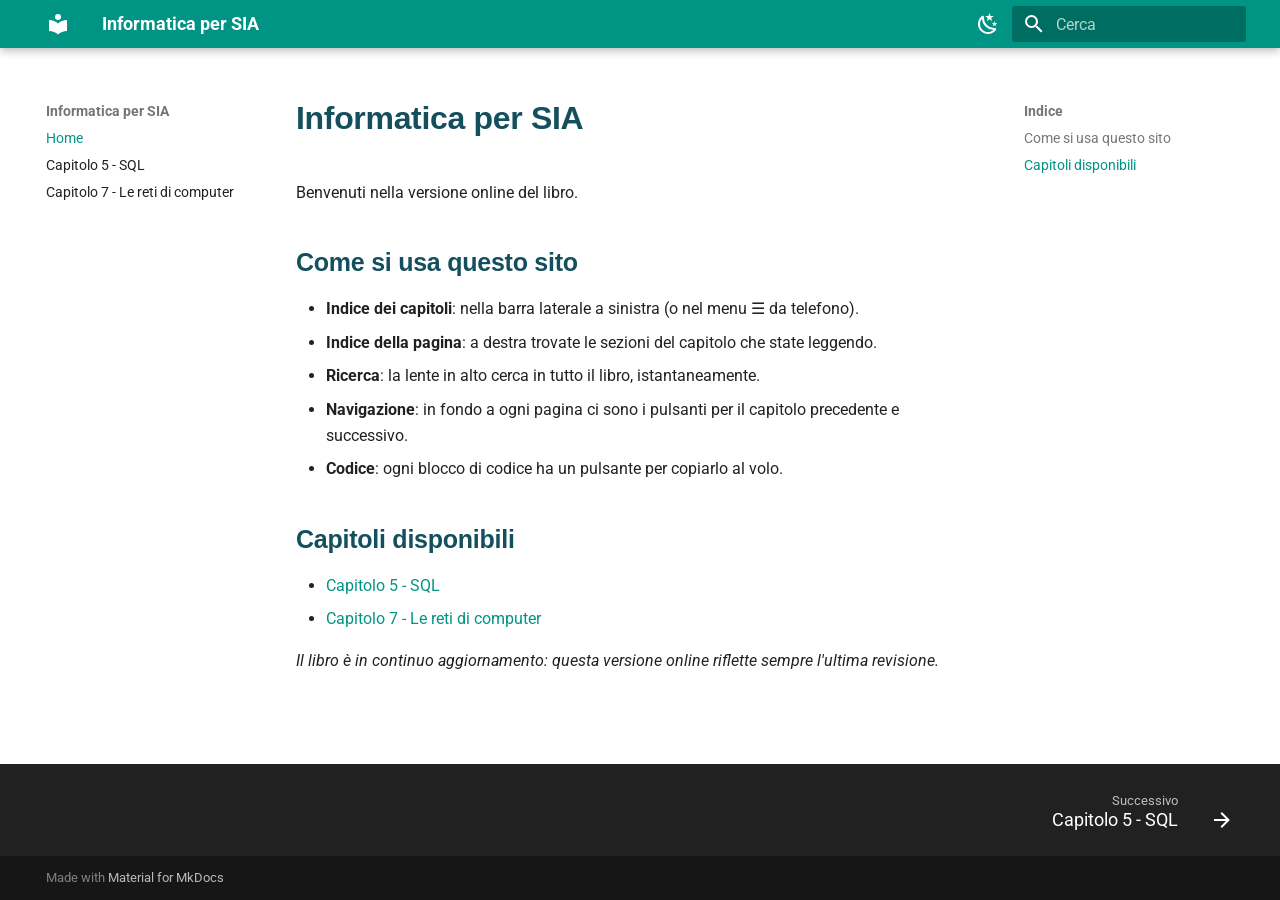
<file: index.html>
<!doctype html>
<html lang="it" class="no-js">
  <head>
    
      <meta charset="utf-8">
      <meta name="viewport" content="width=device-width,initial-scale=1">
      
        <meta name="description" content="Libro di informatica per il percorso SIA">
      
      
      
      
      
        <link rel="next" href="capitolo-5/">
      
      
        
      
      
      <link rel="icon" href="assets/images/favicon.png">
      <meta name="generator" content="mkdocs-1.6.1, mkdocs-material-9.7.6">
    
    
      
        <title>Informatica per SIA</title>
      
    
    
      <link rel="stylesheet" href="assets/stylesheets/main.484c7ddc.min.css">
      
        
        <link rel="stylesheet" href="assets/stylesheets/palette.ab4e12ef.min.css">
      
      


    
    
      
    
    
      
        
        
        <link rel="preconnect" href="https://fonts.gstatic.com" crossorigin>
        <link rel="stylesheet" href="https://fonts.googleapis.com/css?family=Roboto:300,300i,400,400i,700,700i%7CRoboto+Mono:400,400i,700,700i&display=fallback">
        <style>:root{--md-text-font:"Roboto";--md-code-font:"Roboto Mono"}</style>
      
    
    
      <link rel="stylesheet" href="stylesheets/extra.css">
    
    <script>__md_scope=new URL(".",location),__md_hash=e=>[...e].reduce(((e,_)=>(e<<5)-e+_.charCodeAt(0)),0),__md_get=(e,_=localStorage,t=__md_scope)=>JSON.parse(_.getItem(t.pathname+"."+e)),__md_set=(e,_,t=localStorage,a=__md_scope)=>{try{t.setItem(a.pathname+"."+e,JSON.stringify(_))}catch(e){}}</script>
    
      

    
    
  </head>
  
  
    
    
      
    
    
    
    
    <body dir="ltr" data-md-color-scheme="default" data-md-color-primary="teal" data-md-color-accent="indigo">
  
    
    <input class="md-toggle" data-md-toggle="drawer" type="checkbox" id="__drawer" autocomplete="off">
    <input class="md-toggle" data-md-toggle="search" type="checkbox" id="__search" autocomplete="off">
    <label class="md-overlay" for="__drawer"></label>
    <div data-md-component="skip">
      
        
        <a href="#informatica-per-sia" class="md-skip">
          Vai al contenuto
        </a>
      
    </div>
    <div data-md-component="announce">
      
    </div>
    
    
      

  

<header class="md-header md-header--shadow" data-md-component="header">
  <nav class="md-header__inner md-grid" aria-label="Intestazione">
    <a href="." title="Informatica per SIA" class="md-header__button md-logo" aria-label="Informatica per SIA" data-md-component="logo">
      
  
  <svg xmlns="http://www.w3.org/2000/svg" viewBox="0 0 24 24"><path d="M12 8a3 3 0 0 0 3-3 3 3 0 0 0-3-3 3 3 0 0 0-3 3 3 3 0 0 0 3 3m0 3.54C9.64 9.35 6.5 8 3 8v11c3.5 0 6.64 1.35 9 3.54 2.36-2.19 5.5-3.54 9-3.54V8c-3.5 0-6.64 1.35-9 3.54"/></svg>

    </a>
    <label class="md-header__button md-icon" for="__drawer">
      
      <svg xmlns="http://www.w3.org/2000/svg" viewBox="0 0 24 24"><path d="M3 6h18v2H3zm0 5h18v2H3zm0 5h18v2H3z"/></svg>
    </label>
    <div class="md-header__title" data-md-component="header-title">
      <div class="md-header__ellipsis">
        <div class="md-header__topic">
          <span class="md-ellipsis">
            Informatica per SIA
          </span>
        </div>
        <div class="md-header__topic" data-md-component="header-topic">
          <span class="md-ellipsis">
            
              Home
            
          </span>
        </div>
      </div>
    </div>
    
      
        <form class="md-header__option" data-md-component="palette">
  
    
    
    
    <input class="md-option" data-md-color-media="(prefers-color-scheme: light)" data-md-color-scheme="default" data-md-color-primary="teal" data-md-color-accent="indigo"  aria-label="Passa al tema scuro"  type="radio" name="__palette" id="__palette_0">
    
      <label class="md-header__button md-icon" title="Passa al tema scuro" for="__palette_1" hidden>
        <svg xmlns="http://www.w3.org/2000/svg" viewBox="0 0 24 24"><path d="m17.75 4.09-2.53 1.94.91 3.06-2.63-1.81-2.63 1.81.91-3.06-2.53-1.94L12.44 4l1.06-3 1.06 3zm3.5 6.91-1.64 1.25.59 1.98-1.7-1.17-1.7 1.17.59-1.98L15.75 11l2.06-.05L18.5 9l.69 1.95zm-2.28 4.95c.83-.08 1.72 1.1 1.19 1.85-.32.45-.66.87-1.08 1.27C15.17 23 8.84 23 4.94 19.07c-3.91-3.9-3.91-10.24 0-14.14.4-.4.82-.76 1.27-1.08.75-.53 1.93.36 1.85 1.19-.27 2.86.69 5.83 2.89 8.02a9.96 9.96 0 0 0 8.02 2.89m-1.64 2.02a12.08 12.08 0 0 1-7.8-3.47c-2.17-2.19-3.33-5-3.49-7.82-2.81 3.14-2.7 7.96.31 10.98 3.02 3.01 7.84 3.12 10.98.31"/></svg>
      </label>
    
  
    
    
    
    <input class="md-option" data-md-color-media="(prefers-color-scheme: dark)" data-md-color-scheme="slate" data-md-color-primary="teal" data-md-color-accent="indigo"  aria-label="Passa al tema chiaro"  type="radio" name="__palette" id="__palette_1">
    
      <label class="md-header__button md-icon" title="Passa al tema chiaro" for="__palette_0" hidden>
        <svg xmlns="http://www.w3.org/2000/svg" viewBox="0 0 24 24"><path d="M12 7a5 5 0 0 1 5 5 5 5 0 0 1-5 5 5 5 0 0 1-5-5 5 5 0 0 1 5-5m0 2a3 3 0 0 0-3 3 3 3 0 0 0 3 3 3 3 0 0 0 3-3 3 3 0 0 0-3-3m0-7 2.39 3.42C13.65 5.15 12.84 5 12 5s-1.65.15-2.39.42zM3.34 7l4.16-.35A7.2 7.2 0 0 0 5.94 8.5c-.44.74-.69 1.5-.83 2.29zm.02 10 1.76-3.77a7.131 7.131 0 0 0 2.38 4.14zM20.65 7l-1.77 3.79a7.02 7.02 0 0 0-2.38-4.15zm-.01 10-4.14.36c.59-.51 1.12-1.14 1.54-1.86.42-.73.69-1.5.83-2.29zM12 22l-2.41-3.44c.74.27 1.55.44 2.41.44.82 0 1.63-.17 2.37-.44z"/></svg>
      </label>
    
  
</form>
      
    
    
      <script>var palette=__md_get("__palette");if(palette&&palette.color){if("(prefers-color-scheme)"===palette.color.media){var media=matchMedia("(prefers-color-scheme: light)"),input=document.querySelector(media.matches?"[data-md-color-media='(prefers-color-scheme: light)']":"[data-md-color-media='(prefers-color-scheme: dark)']");palette.color.media=input.getAttribute("data-md-color-media"),palette.color.scheme=input.getAttribute("data-md-color-scheme"),palette.color.primary=input.getAttribute("data-md-color-primary"),palette.color.accent=input.getAttribute("data-md-color-accent")}for(var[key,value]of Object.entries(palette.color))document.body.setAttribute("data-md-color-"+key,value)}</script>
    
    
    
      
      
        <label class="md-header__button md-icon" for="__search">
          
          <svg xmlns="http://www.w3.org/2000/svg" viewBox="0 0 24 24"><path d="M9.5 3A6.5 6.5 0 0 1 16 9.5c0 1.61-.59 3.09-1.56 4.23l.27.27h.79l5 5-1.5 1.5-5-5v-.79l-.27-.27A6.52 6.52 0 0 1 9.5 16 6.5 6.5 0 0 1 3 9.5 6.5 6.5 0 0 1 9.5 3m0 2C7 5 5 7 5 9.5S7 14 9.5 14 14 12 14 9.5 12 5 9.5 5"/></svg>
        </label>
        <div class="md-search" data-md-component="search" role="dialog">
  <label class="md-search__overlay" for="__search"></label>
  <div class="md-search__inner" role="search">
    <form class="md-search__form" name="search">
      <input type="text" class="md-search__input" name="query" aria-label="Cerca" placeholder="Cerca" autocapitalize="off" autocorrect="off" autocomplete="off" spellcheck="false" data-md-component="search-query" required>
      <label class="md-search__icon md-icon" for="__search">
        
        <svg xmlns="http://www.w3.org/2000/svg" viewBox="0 0 24 24"><path d="M9.5 3A6.5 6.5 0 0 1 16 9.5c0 1.61-.59 3.09-1.56 4.23l.27.27h.79l5 5-1.5 1.5-5-5v-.79l-.27-.27A6.52 6.52 0 0 1 9.5 16 6.5 6.5 0 0 1 3 9.5 6.5 6.5 0 0 1 9.5 3m0 2C7 5 5 7 5 9.5S7 14 9.5 14 14 12 14 9.5 12 5 9.5 5"/></svg>
        
        <svg xmlns="http://www.w3.org/2000/svg" viewBox="0 0 24 24"><path d="M20 11v2H8l5.5 5.5-1.42 1.42L4.16 12l7.92-7.92L13.5 5.5 8 11z"/></svg>
      </label>
      <nav class="md-search__options" aria-label="Cerca">
        
        <button type="reset" class="md-search__icon md-icon" title="Cancella" aria-label="Cancella" tabindex="-1">
          
          <svg xmlns="http://www.w3.org/2000/svg" viewBox="0 0 24 24"><path d="M19 6.41 17.59 5 12 10.59 6.41 5 5 6.41 10.59 12 5 17.59 6.41 19 12 13.41 17.59 19 19 17.59 13.41 12z"/></svg>
        </button>
      </nav>
      
        <div class="md-search__suggest" data-md-component="search-suggest"></div>
      
    </form>
    <div class="md-search__output">
      <div class="md-search__scrollwrap" tabindex="0" data-md-scrollfix>
        <div class="md-search-result" data-md-component="search-result">
          <div class="md-search-result__meta">
            Inizializza la ricerca
          </div>
          <ol class="md-search-result__list" role="presentation"></ol>
        </div>
      </div>
    </div>
  </div>
</div>
      
    
    
  </nav>
  
</header>
    
    <div class="md-container" data-md-component="container">
      
      
        
          
        
      
      <main class="md-main" data-md-component="main">
        <div class="md-main__inner md-grid">
          
            
              
              <div class="md-sidebar md-sidebar--primary" data-md-component="sidebar" data-md-type="navigation" >
                <div class="md-sidebar__scrollwrap">
                  <div class="md-sidebar__inner">
                    



<nav class="md-nav md-nav--primary" aria-label="Navigazione" data-md-level="0">
  <label class="md-nav__title" for="__drawer">
    <a href="." title="Informatica per SIA" class="md-nav__button md-logo" aria-label="Informatica per SIA" data-md-component="logo">
      
  
  <svg xmlns="http://www.w3.org/2000/svg" viewBox="0 0 24 24"><path d="M12 8a3 3 0 0 0 3-3 3 3 0 0 0-3-3 3 3 0 0 0-3 3 3 3 0 0 0 3 3m0 3.54C9.64 9.35 6.5 8 3 8v11c3.5 0 6.64 1.35 9 3.54 2.36-2.19 5.5-3.54 9-3.54V8c-3.5 0-6.64 1.35-9 3.54"/></svg>

    </a>
    Informatica per SIA
  </label>
  
  <ul class="md-nav__list" data-md-scrollfix>
    
      
      
  
  
    
  
  
  
    <li class="md-nav__item md-nav__item--active">
      
      <input class="md-nav__toggle md-toggle" type="checkbox" id="__toc">
      
      
        
      
      
        <label class="md-nav__link md-nav__link--active" for="__toc">
          
  
  
  <span class="md-ellipsis">
    
  
    Home
  

    
  </span>
  
  

          <span class="md-nav__icon md-icon"></span>
        </label>
      
      <a href="." class="md-nav__link md-nav__link--active">
        
  
  
  <span class="md-ellipsis">
    
  
    Home
  

    
  </span>
  
  

      </a>
      
        

<nav class="md-nav md-nav--secondary" aria-label="Indice">
  
  
  
    
  
  
    <label class="md-nav__title" for="__toc">
      <span class="md-nav__icon md-icon"></span>
      Indice
    </label>
    <ul class="md-nav__list" data-md-component="toc" data-md-scrollfix>
      
        <li class="md-nav__item">
  <a href="#come-si-usa-questo-sito" class="md-nav__link">
    <span class="md-ellipsis">
      
        Come si usa questo sito
      
    </span>
  </a>
  
</li>
      
        <li class="md-nav__item">
  <a href="#capitoli-disponibili" class="md-nav__link">
    <span class="md-ellipsis">
      
        Capitoli disponibili
      
    </span>
  </a>
  
</li>
      
    </ul>
  
</nav>
      
    </li>
  

    
      
      
  
  
  
  
    <li class="md-nav__item">
      <a href="capitolo-5/" class="md-nav__link">
        
  
  
  <span class="md-ellipsis">
    
  
    Capitolo 5 - SQL
  

    
  </span>
  
  

      </a>
    </li>
  

    
      
      
  
  
  
  
    <li class="md-nav__item">
      <a href="capitolo-7/" class="md-nav__link">
        
  
  
  <span class="md-ellipsis">
    
  
    Capitolo 7 - Le reti di computer
  

    
  </span>
  
  

      </a>
    </li>
  

    
  </ul>
</nav>
                  </div>
                </div>
              </div>
            
            
              
              <div class="md-sidebar md-sidebar--secondary" data-md-component="sidebar" data-md-type="toc" >
                <div class="md-sidebar__scrollwrap">
                  <div class="md-sidebar__inner">
                    

<nav class="md-nav md-nav--secondary" aria-label="Indice">
  
  
  
    
  
  
    <label class="md-nav__title" for="__toc">
      <span class="md-nav__icon md-icon"></span>
      Indice
    </label>
    <ul class="md-nav__list" data-md-component="toc" data-md-scrollfix>
      
        <li class="md-nav__item">
  <a href="#come-si-usa-questo-sito" class="md-nav__link">
    <span class="md-ellipsis">
      
        Come si usa questo sito
      
    </span>
  </a>
  
</li>
      
        <li class="md-nav__item">
  <a href="#capitoli-disponibili" class="md-nav__link">
    <span class="md-ellipsis">
      
        Capitoli disponibili
      
    </span>
  </a>
  
</li>
      
    </ul>
  
</nav>
                  </div>
                </div>
              </div>
            
          
          
            <div class="md-content" data-md-component="content">
              
              <article class="md-content__inner md-typeset">
                
                  



<h1 id="informatica-per-sia">Informatica per SIA<a class="headerlink" href="#informatica-per-sia" title="Permanent link">&para;</a></h1>
<p>Benvenuti nella versione online del libro.</p>
<h2 id="come-si-usa-questo-sito">Come si usa questo sito<a class="headerlink" href="#come-si-usa-questo-sito" title="Permanent link">&para;</a></h2>
<ul>
<li><strong>Indice dei capitoli</strong>: nella barra laterale a sinistra (o nel menu ☰ da telefono).</li>
<li><strong>Indice della pagina</strong>: a destra trovate le sezioni del capitolo che state leggendo.</li>
<li><strong>Ricerca</strong>: la lente in alto cerca in tutto il libro, istantaneamente.</li>
<li><strong>Navigazione</strong>: in fondo a ogni pagina ci sono i pulsanti per il capitolo precedente e successivo.</li>
<li><strong>Codice</strong>: ogni blocco di codice ha un pulsante per copiarlo al volo.</li>
</ul>
<h2 id="capitoli-disponibili">Capitoli disponibili<a class="headerlink" href="#capitoli-disponibili" title="Permanent link">&para;</a></h2>
<ul>
<li><a href="capitolo-5/">Capitolo 5 - SQL</a></li>
<li><a href="capitolo-7/">Capitolo 7 - Le reti di computer</a></li>
</ul>
<p><em>Il libro è in continuo aggiornamento: questa versione online riflette sempre l'ultima revisione.</em></p>












                
              </article>
            </div>
          
          
<script>var target=document.getElementById(location.hash.slice(1));target&&target.name&&(target.checked=target.name.startsWith("__tabbed_"))</script>
        </div>
        
          <button type="button" class="md-top md-icon" data-md-component="top" hidden>
  
  <svg xmlns="http://www.w3.org/2000/svg" viewBox="0 0 24 24"><path d="M13 20h-2V8l-5.5 5.5-1.42-1.42L12 4.16l7.92 7.92-1.42 1.42L13 8z"/></svg>
  Torna su
</button>
        
      </main>
      
        <footer class="md-footer">
  
    
      
      <nav class="md-footer__inner md-grid" aria-label="Piede" >
        
        
          
          <a href="capitolo-5/" class="md-footer__link md-footer__link--next" aria-label="Successivo: Capitolo 5 - SQL">
            <div class="md-footer__title">
              <span class="md-footer__direction">
                Successivo
              </span>
              <div class="md-ellipsis">
                Capitolo 5 - SQL
              </div>
            </div>
            <div class="md-footer__button md-icon">
              
              <svg xmlns="http://www.w3.org/2000/svg" viewBox="0 0 24 24"><path d="M4 11v2h12l-5.5 5.5 1.42 1.42L19.84 12l-7.92-7.92L10.5 5.5 16 11z"/></svg>
            </div>
          </a>
        
      </nav>
    
  
  <div class="md-footer-meta md-typeset">
    <div class="md-footer-meta__inner md-grid">
      <div class="md-copyright">
  
  
    Made with
    <a href="https://squidfunk.github.io/mkdocs-material/" target="_blank" rel="noopener">
      Material for MkDocs
    </a>
  
</div>
      
    </div>
  </div>
</footer>
      
    </div>
    <div class="md-dialog" data-md-component="dialog">
      <div class="md-dialog__inner md-typeset"></div>
    </div>
    
    
    
      
      
      <script id="__config" type="application/json">{"annotate": null, "base": ".", "features": ["navigation.footer", "navigation.top", "search.suggest", "search.highlight", "content.code.copy"], "search": "assets/javascripts/workers/search.2c215733.min.js", "tags": null, "translations": {"clipboard.copied": "Copiato", "clipboard.copy": "Copia", "search.result.more.one": "1 altro in questa pagina", "search.result.more.other": "# altri in questa pagina", "search.result.none": "Nessun documento trovato", "search.result.one": "1 documento trovato", "search.result.other": "# documenti trovati", "search.result.placeholder": "Scrivi per iniziare a cercare", "search.result.term.missing": "Non presente", "select.version": "Seleziona la versione"}, "version": null}</script>
    
    
      <script src="assets/javascripts/bundle.79ae519e.min.js"></script>
      
    
  </body>
</html>
</file>
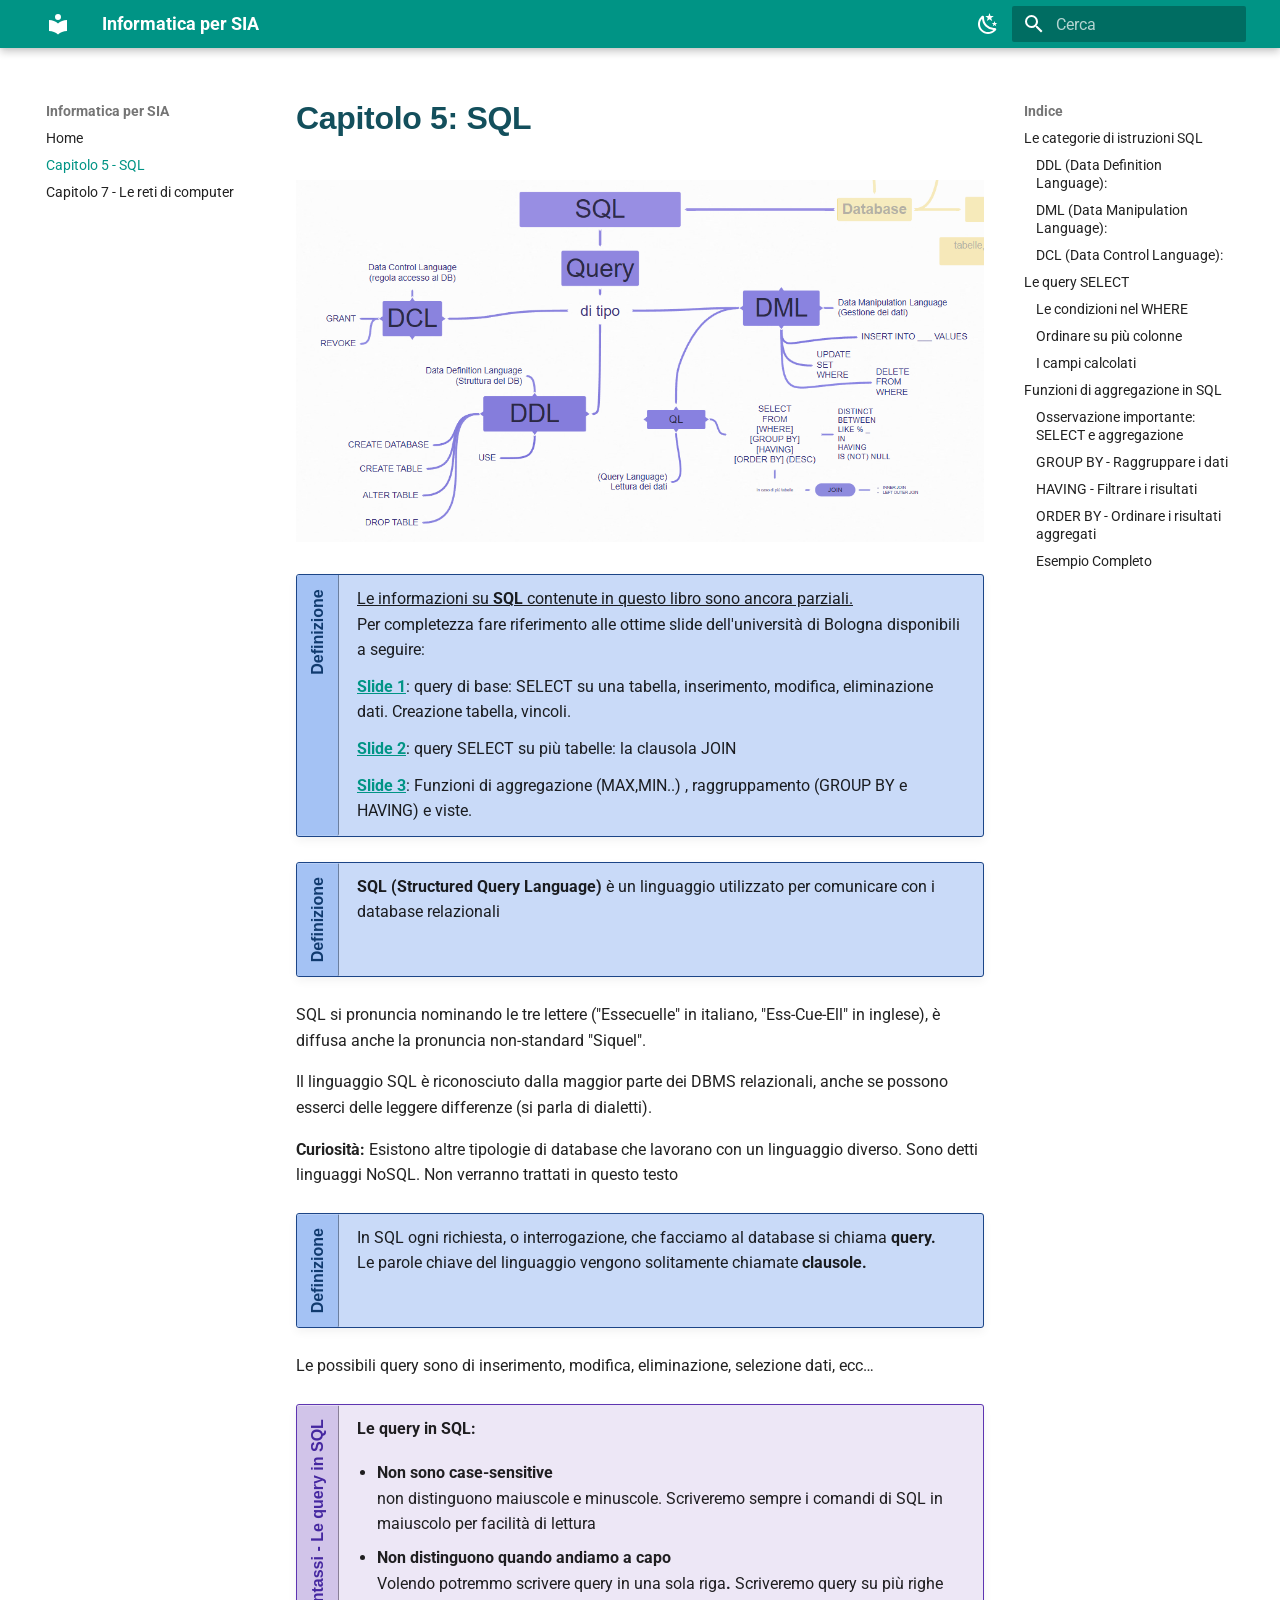
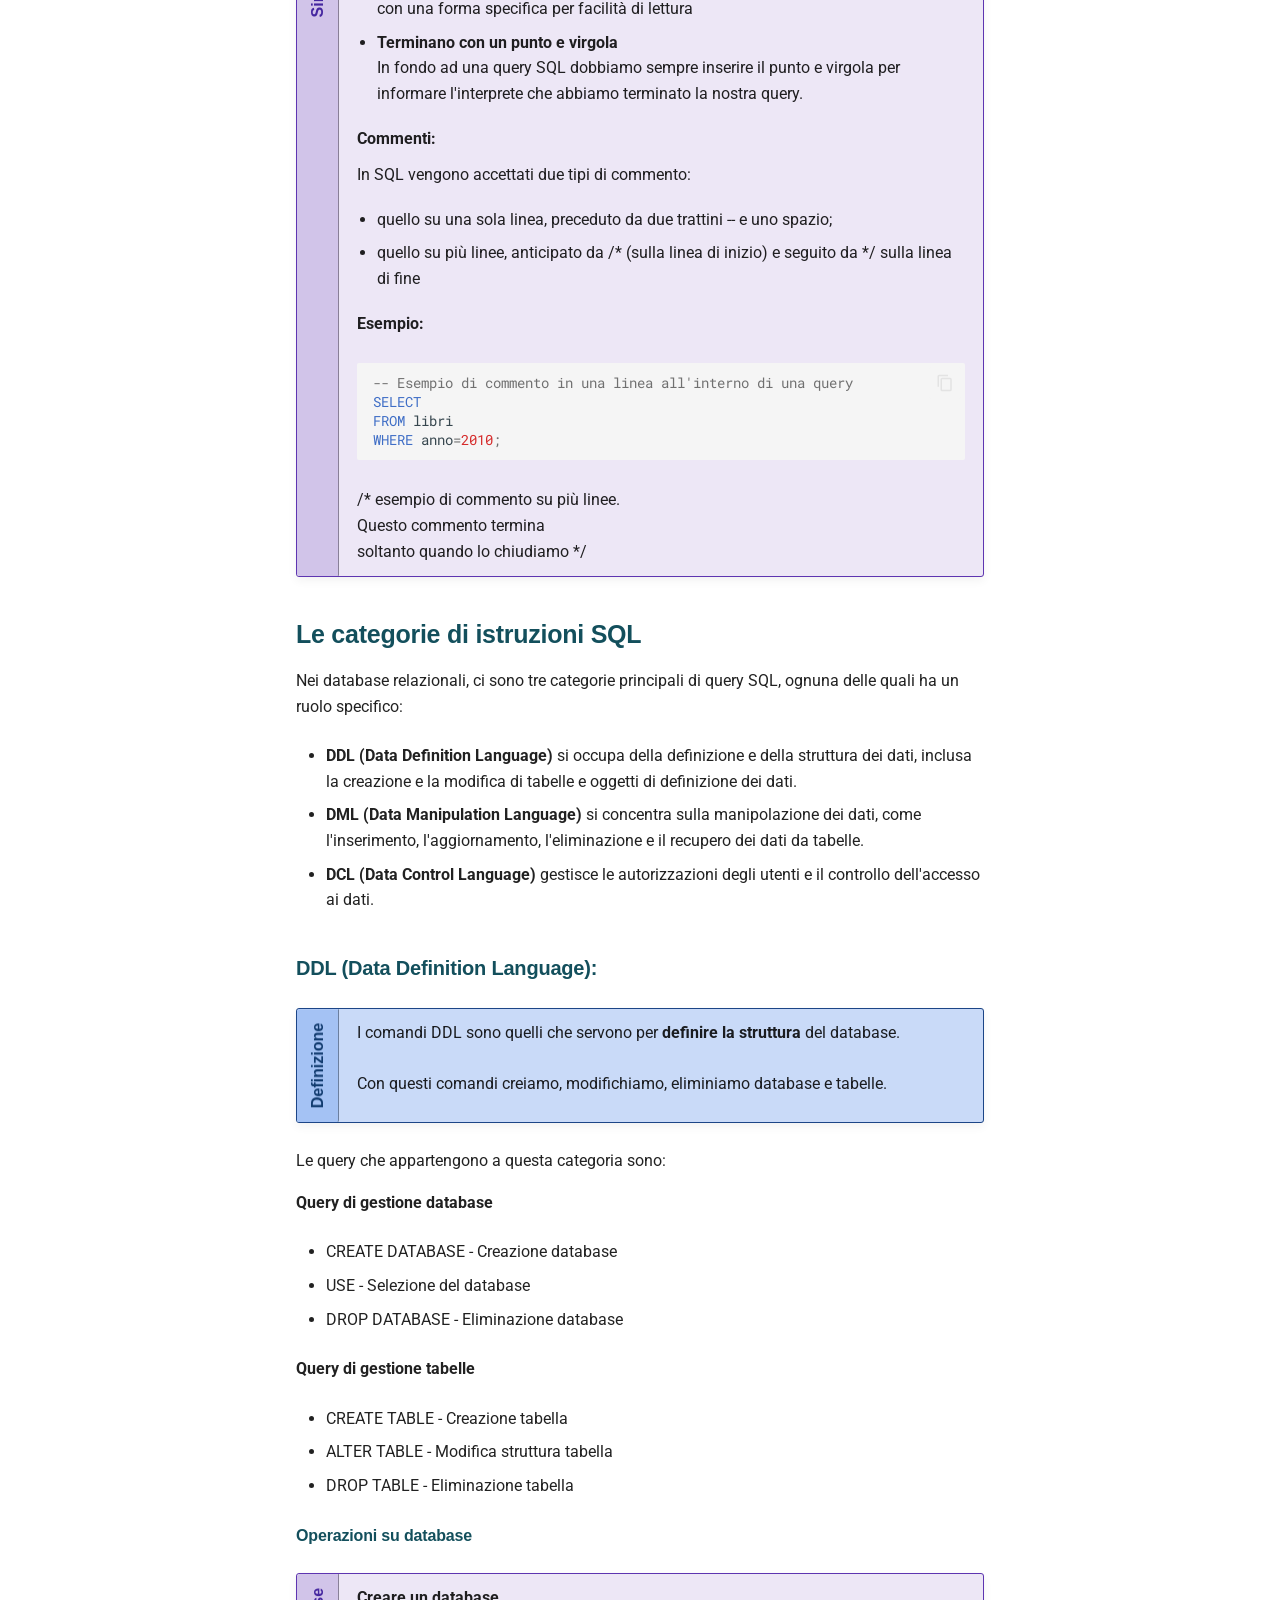
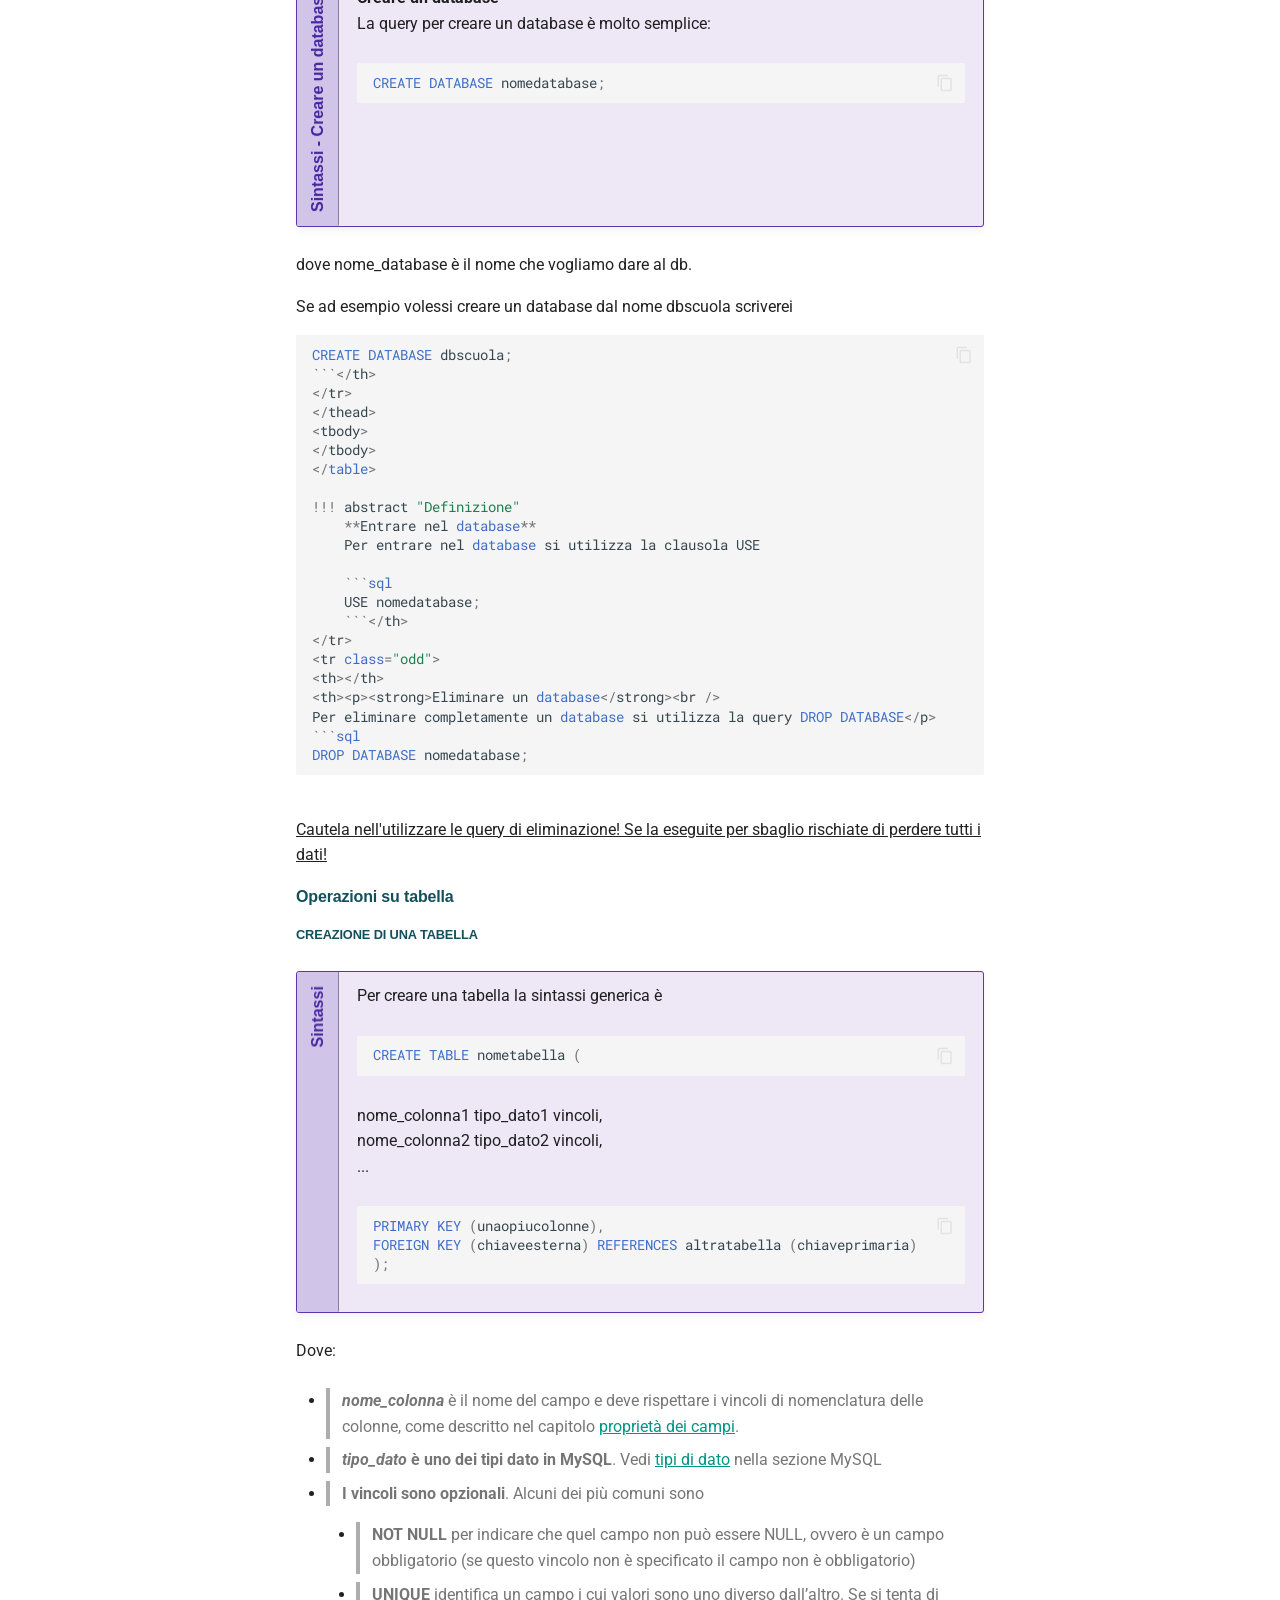
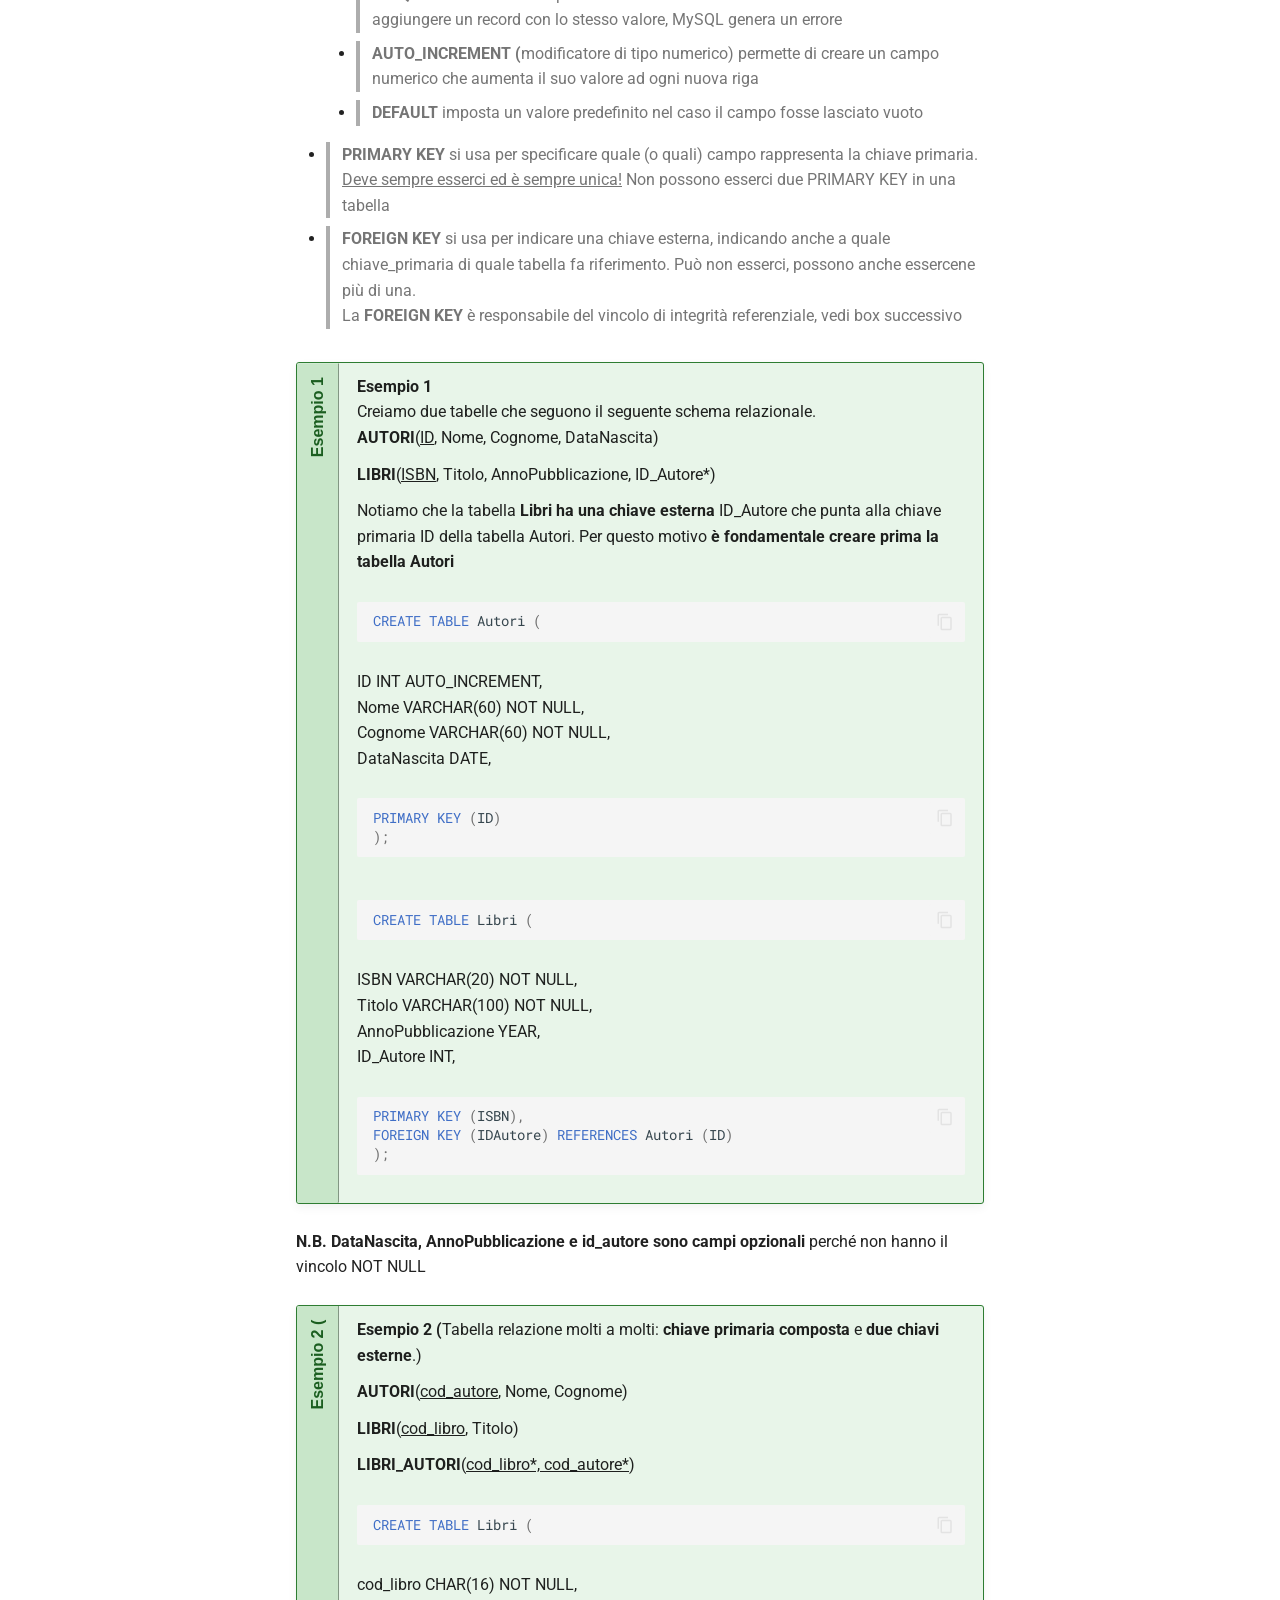
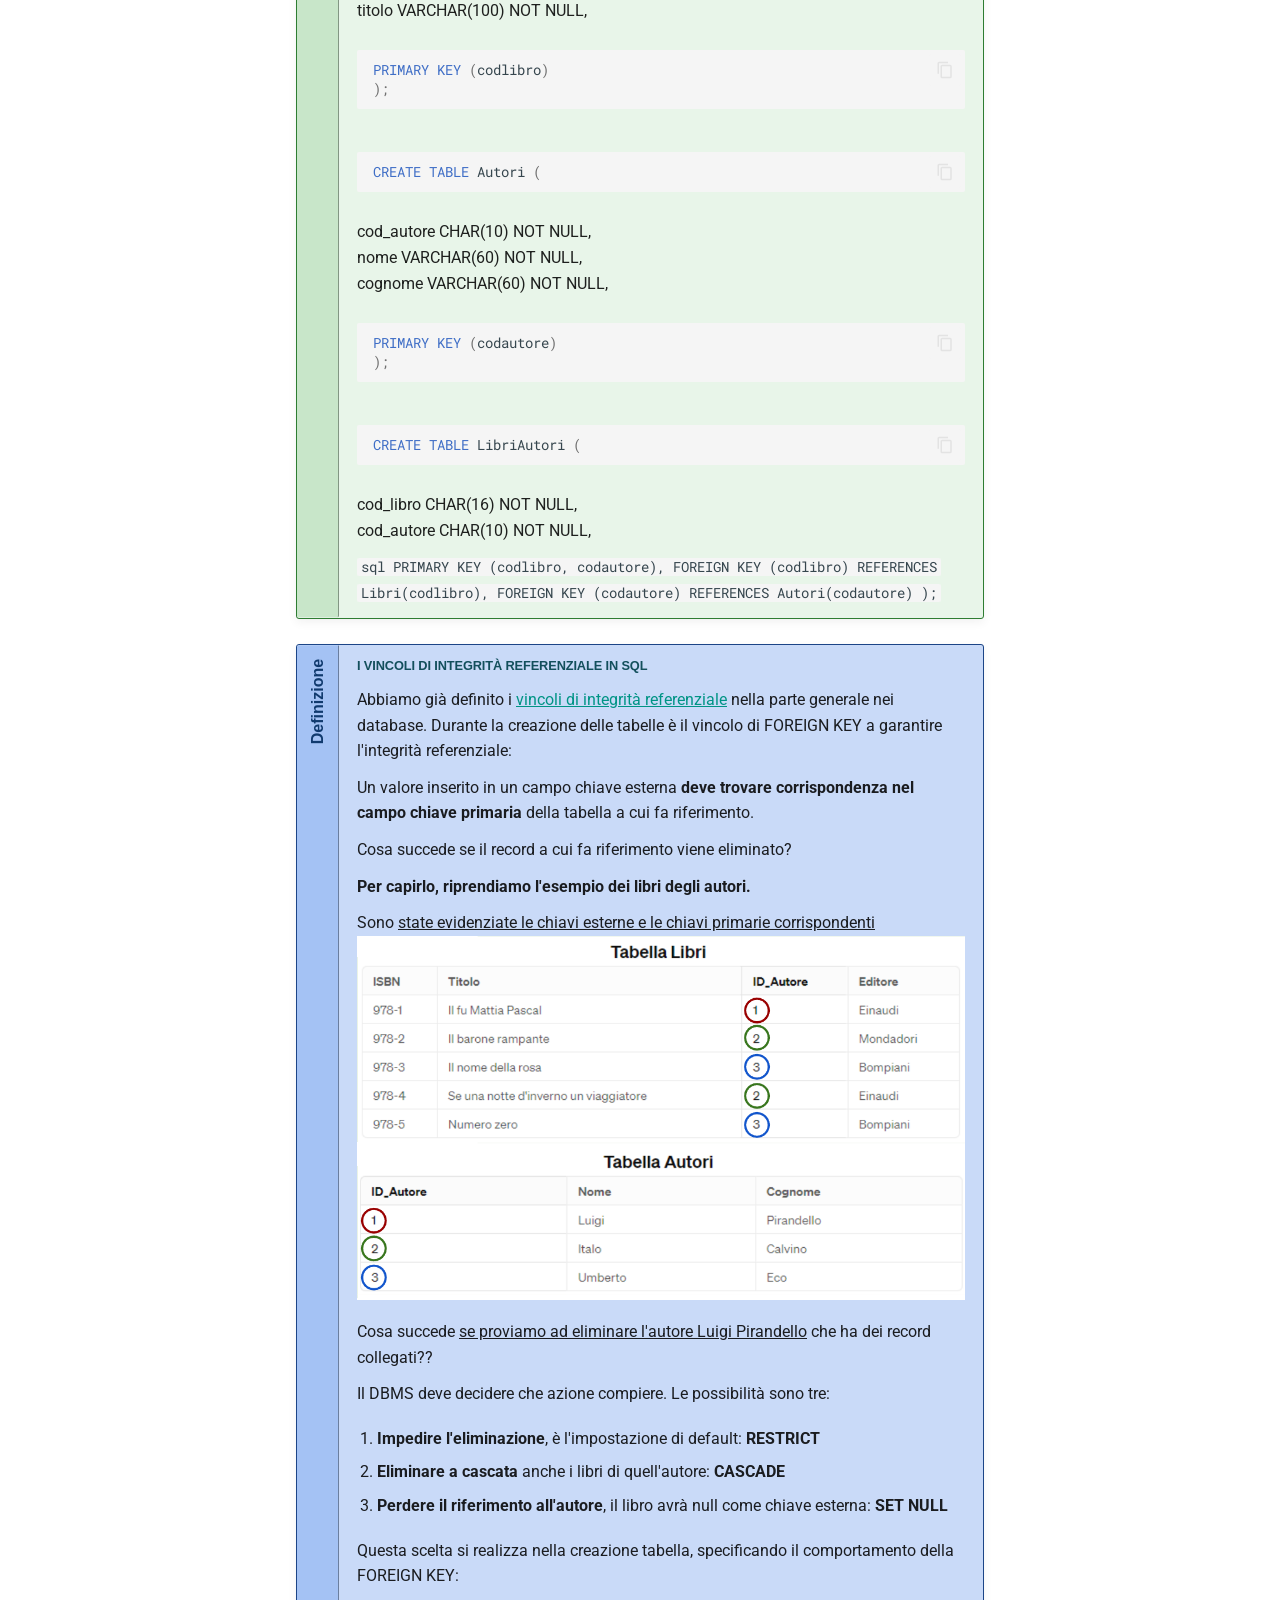
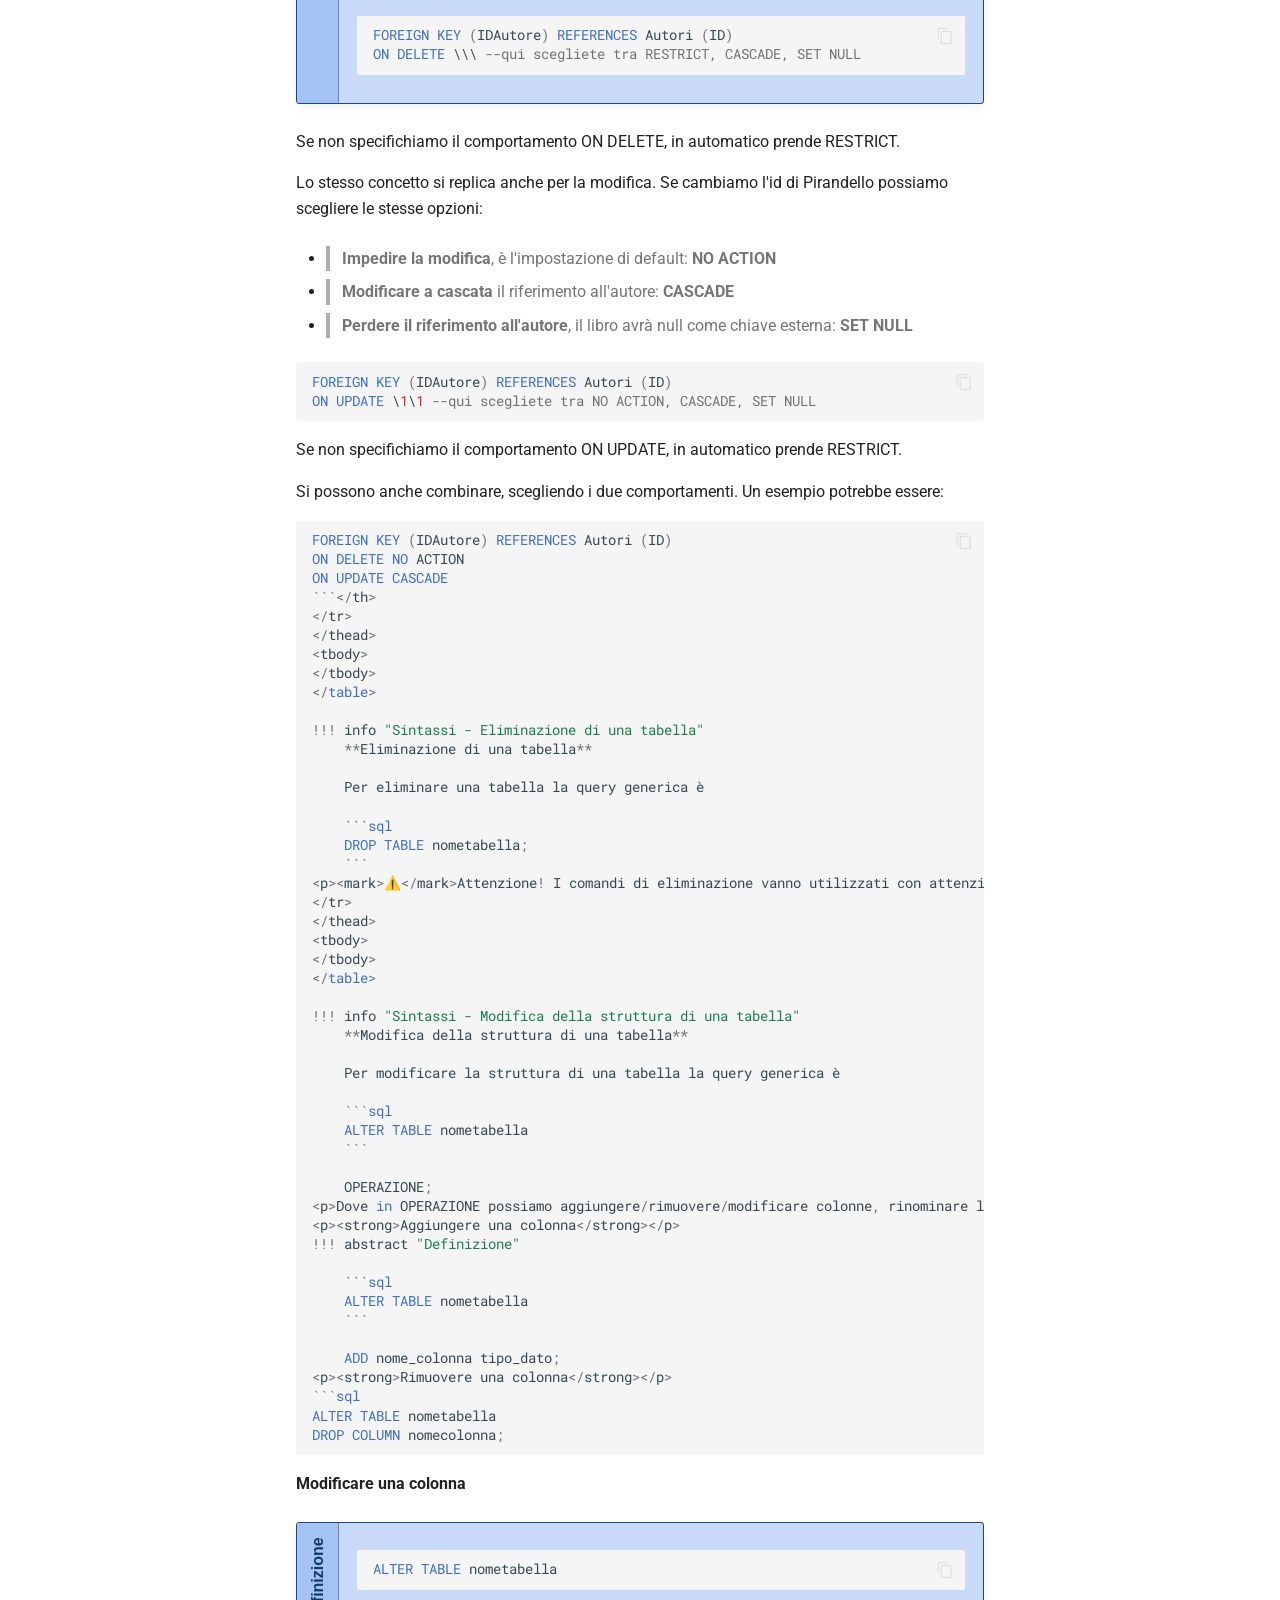
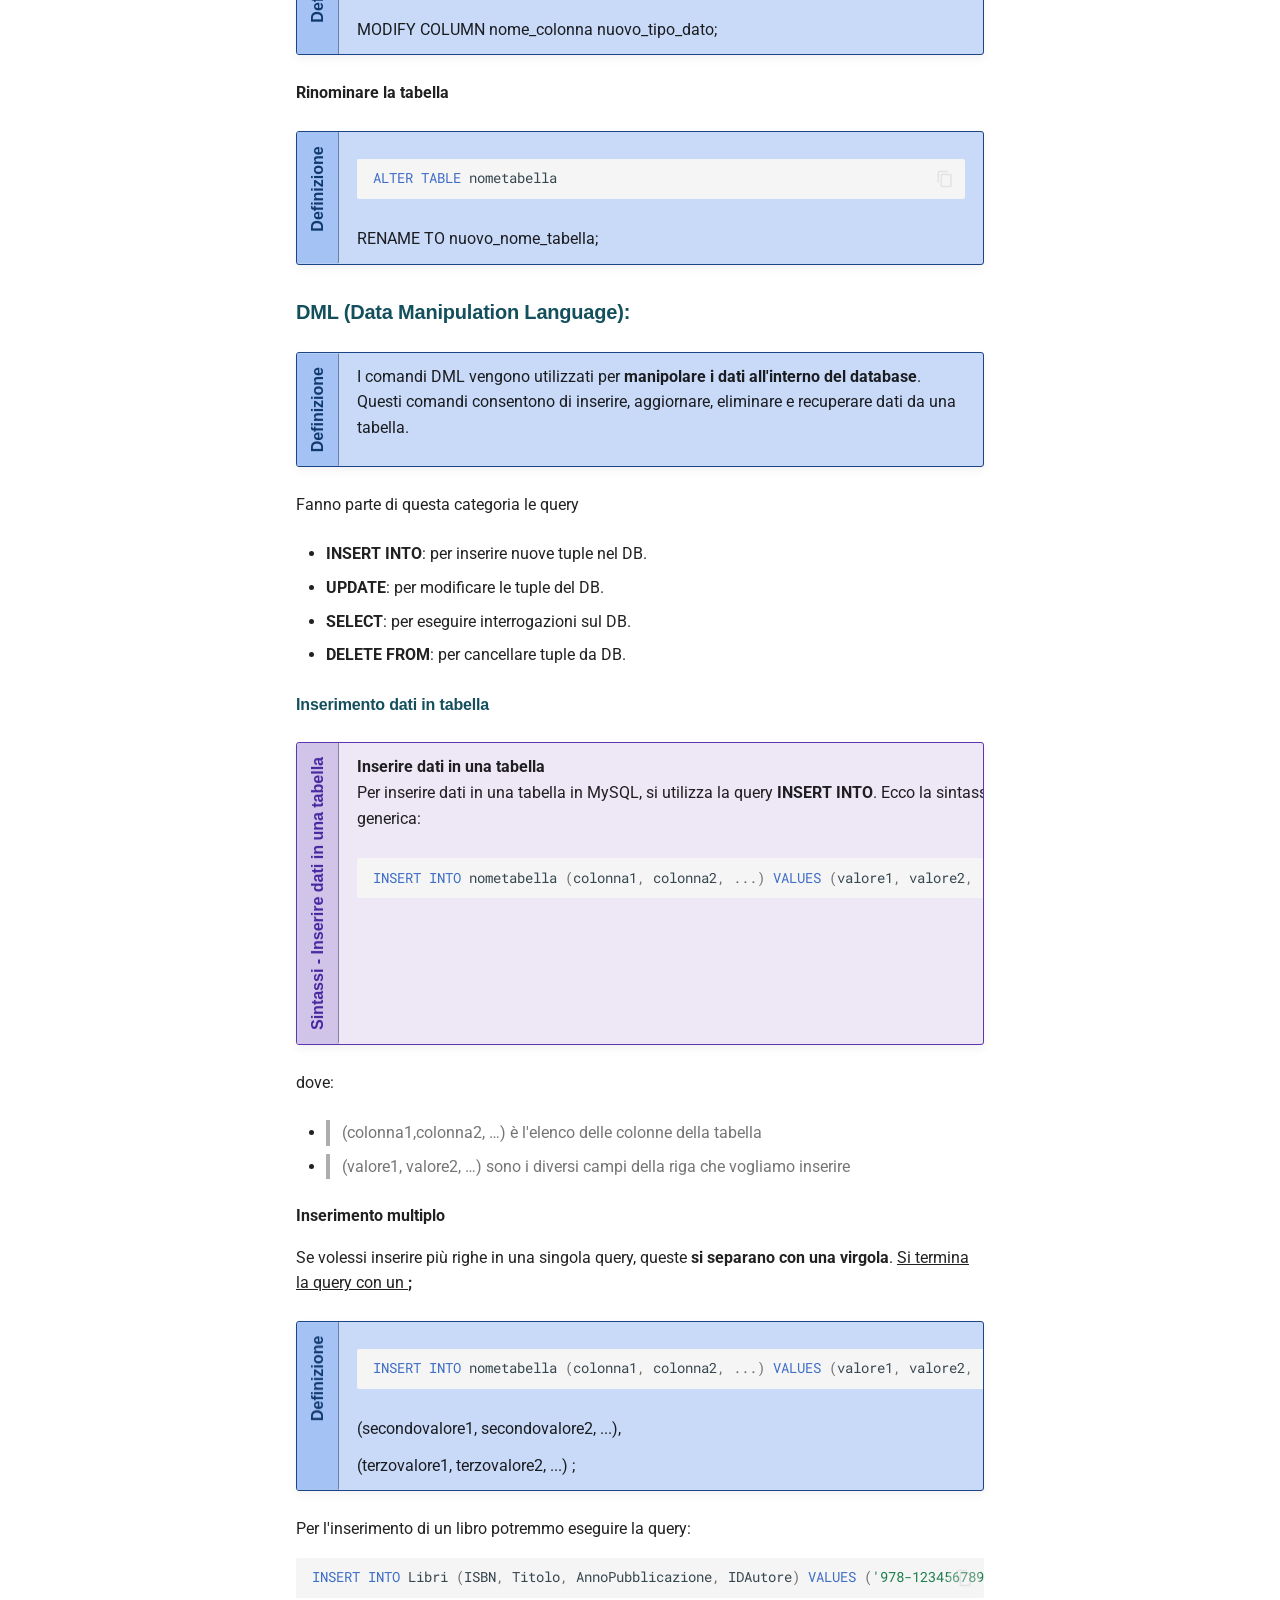
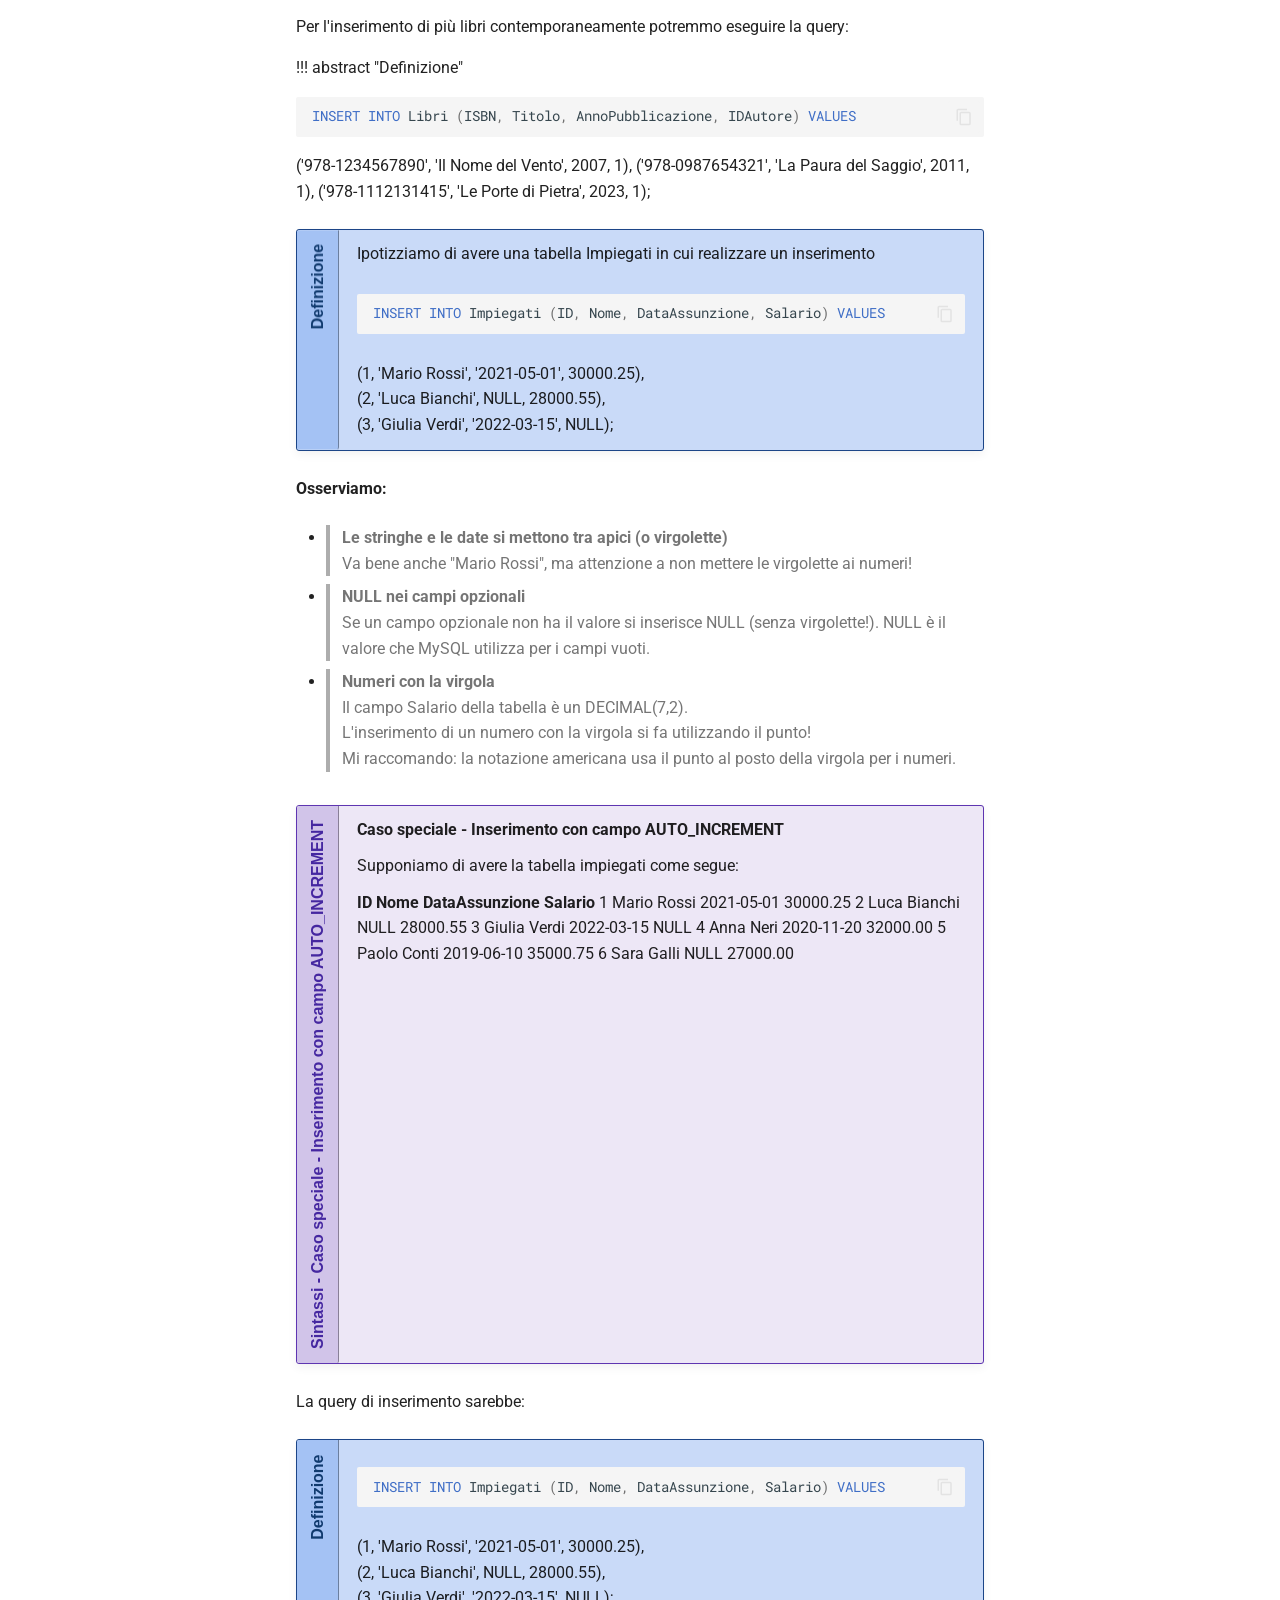
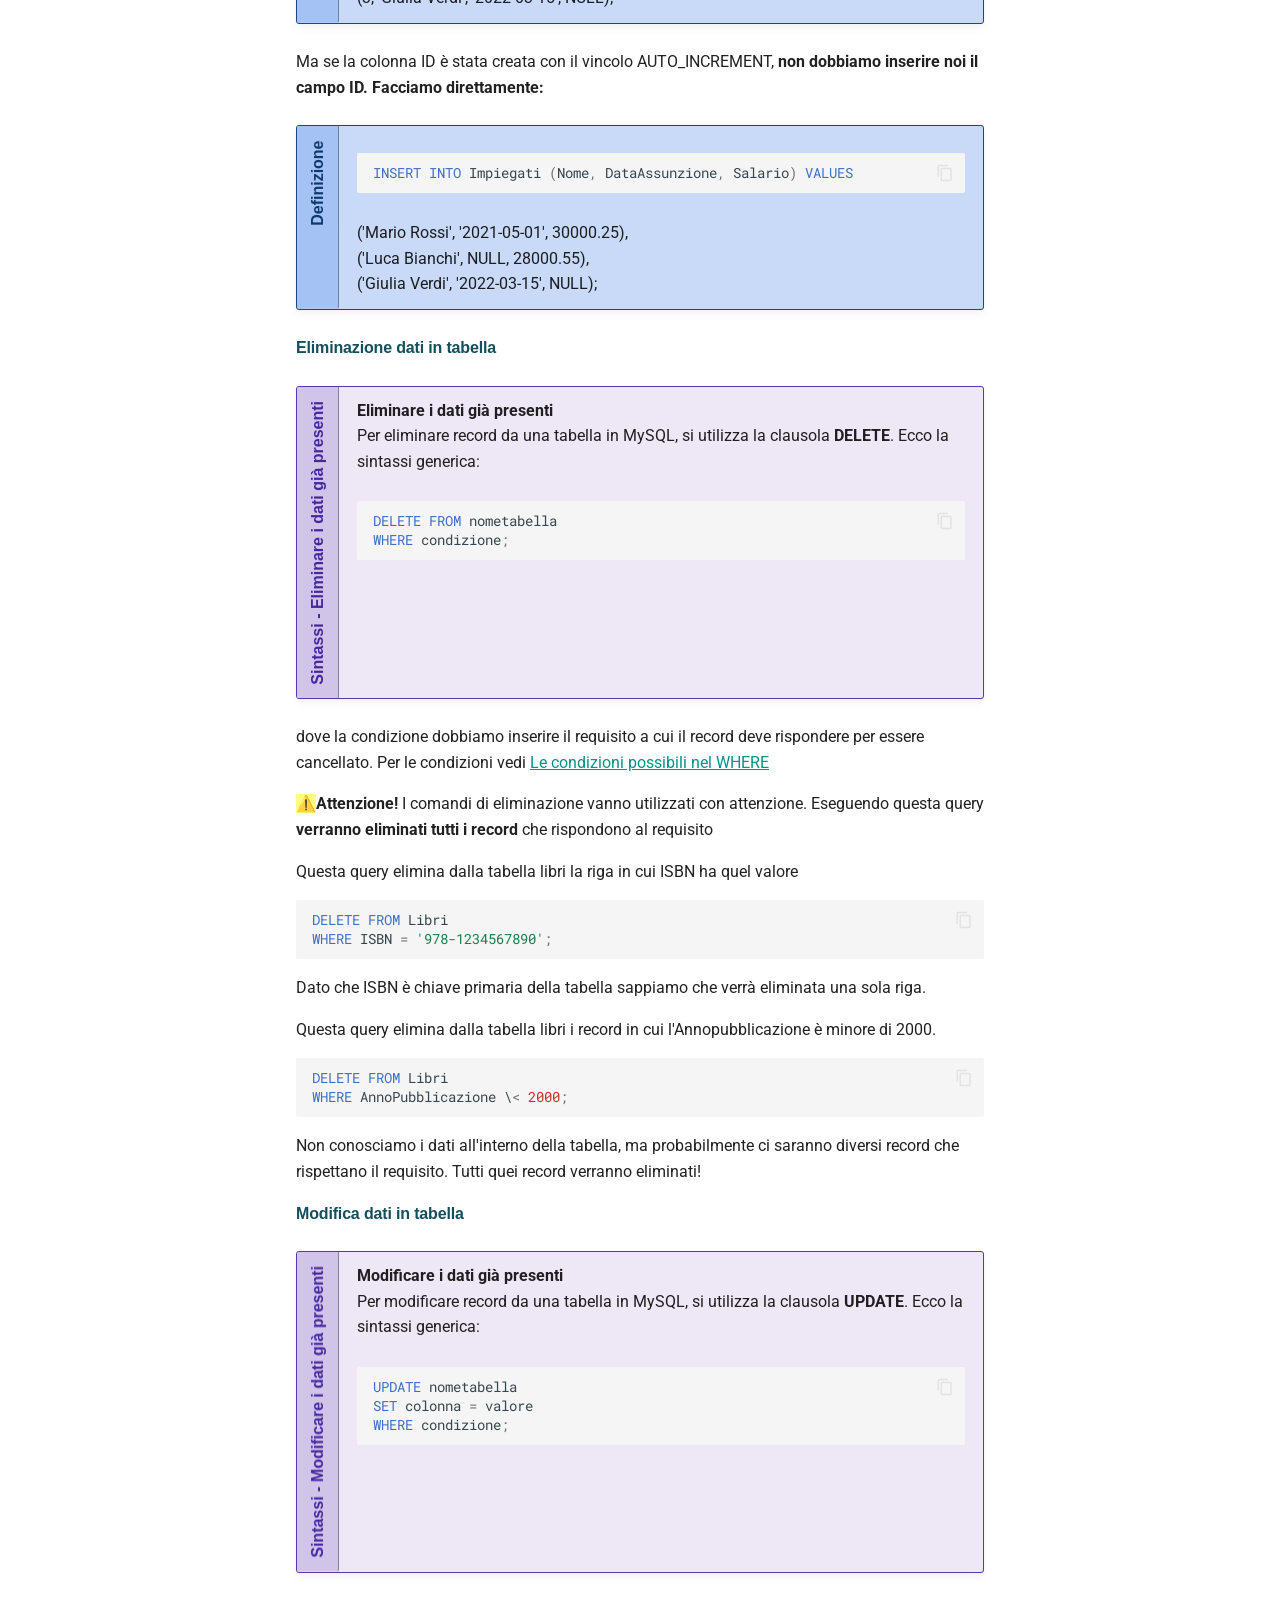
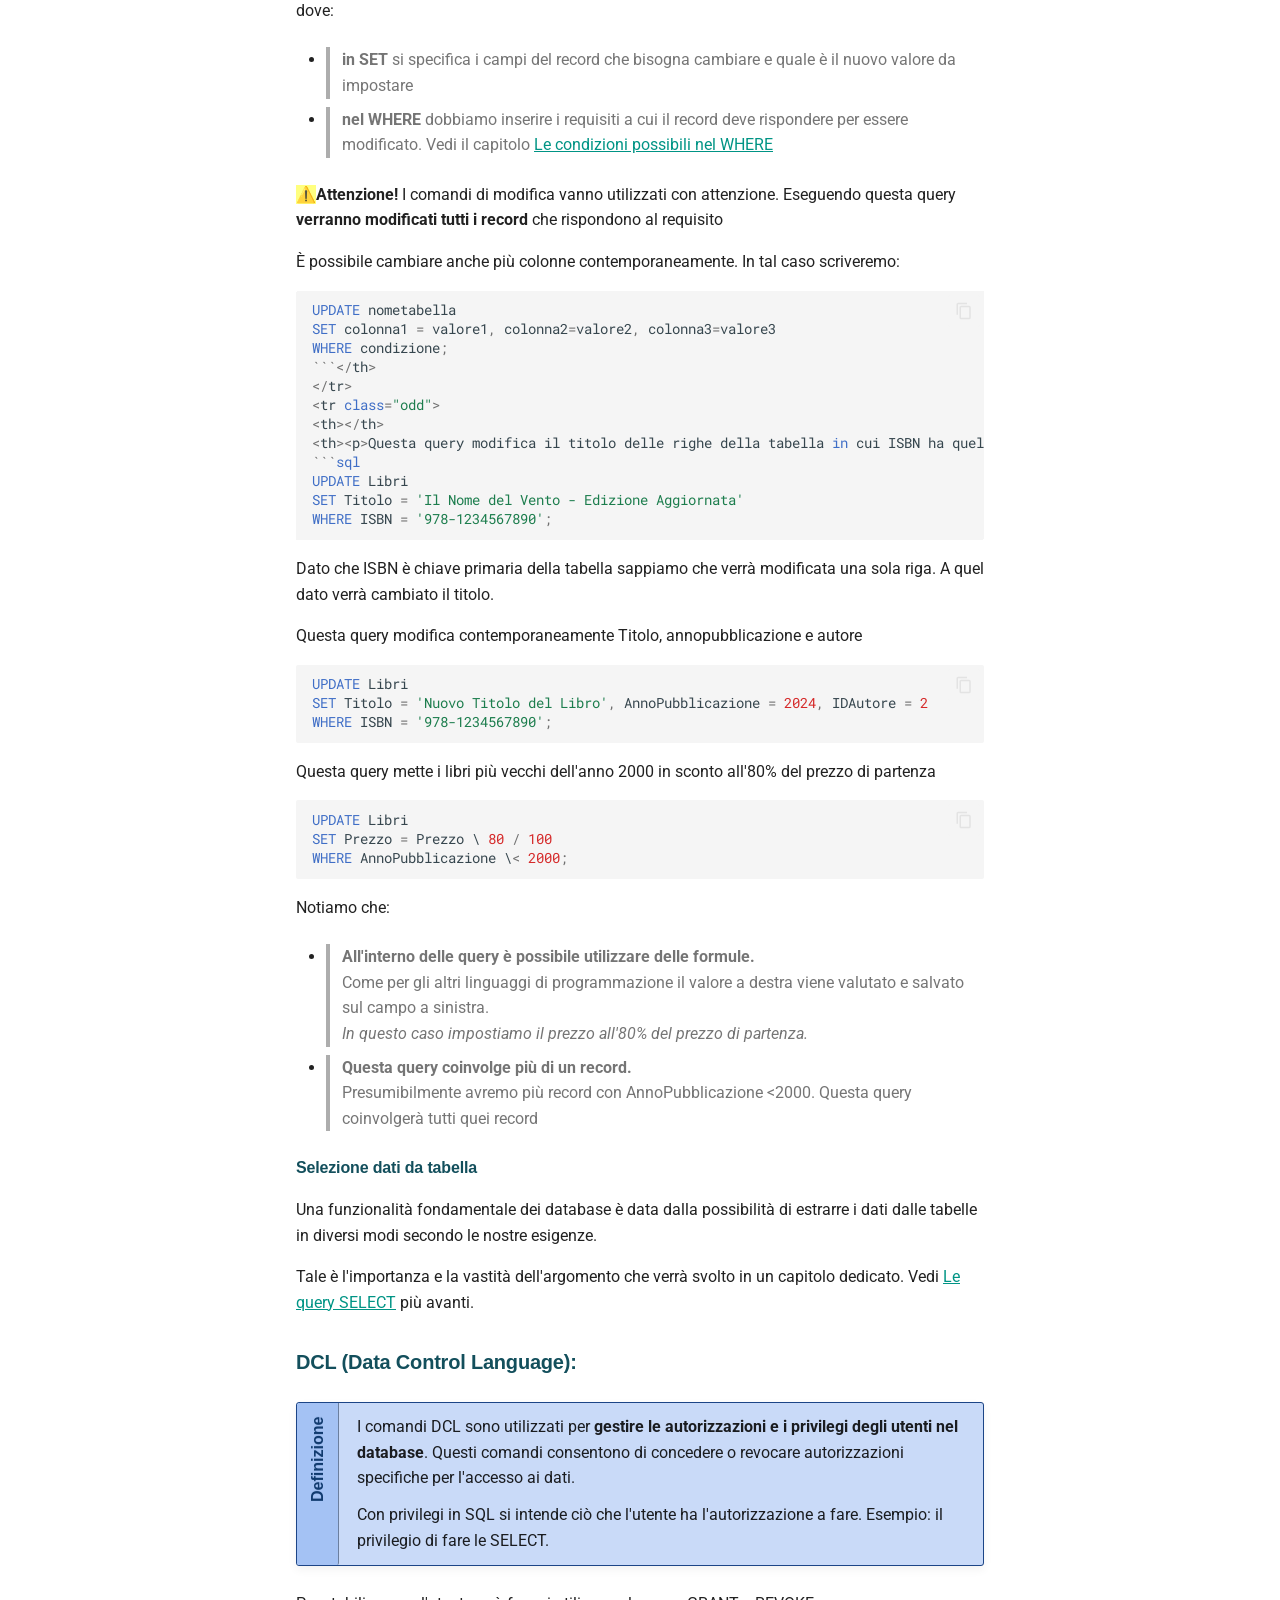
<file: capitolo-5/index.html>
<!doctype html>
<html lang="it" class="no-js">
  <head>
    
      <meta charset="utf-8">
      <meta name="viewport" content="width=device-width,initial-scale=1">
      
        <meta name="description" content="Libro di informatica per il percorso SIA">
      
      
      
      
        <link rel="prev" href="..">
      
      
        <link rel="next" href="../capitolo-7/">
      
      
        
      
      
      <link rel="icon" href="../assets/images/favicon.png">
      <meta name="generator" content="mkdocs-1.6.1, mkdocs-material-9.7.6">
    
    
      
        <title>Capitolo 5 - SQL - Informatica per SIA</title>
      
    
    
      <link rel="stylesheet" href="../assets/stylesheets/main.484c7ddc.min.css">
      
        
        <link rel="stylesheet" href="../assets/stylesheets/palette.ab4e12ef.min.css">
      
      


    
    
      
    
    
      
        
        
        <link rel="preconnect" href="https://fonts.gstatic.com" crossorigin>
        <link rel="stylesheet" href="https://fonts.googleapis.com/css?family=Roboto:300,300i,400,400i,700,700i%7CRoboto+Mono:400,400i,700,700i&display=fallback">
        <style>:root{--md-text-font:"Roboto";--md-code-font:"Roboto Mono"}</style>
      
    
    
      <link rel="stylesheet" href="../stylesheets/extra.css">
    
    <script>__md_scope=new URL("..",location),__md_hash=e=>[...e].reduce(((e,_)=>(e<<5)-e+_.charCodeAt(0)),0),__md_get=(e,_=localStorage,t=__md_scope)=>JSON.parse(_.getItem(t.pathname+"."+e)),__md_set=(e,_,t=localStorage,a=__md_scope)=>{try{t.setItem(a.pathname+"."+e,JSON.stringify(_))}catch(e){}}</script>
    
      

    
    
  </head>
  
  
    
    
      
    
    
    
    
    <body dir="ltr" data-md-color-scheme="default" data-md-color-primary="teal" data-md-color-accent="indigo">
  
    
    <input class="md-toggle" data-md-toggle="drawer" type="checkbox" id="__drawer" autocomplete="off">
    <input class="md-toggle" data-md-toggle="search" type="checkbox" id="__search" autocomplete="off">
    <label class="md-overlay" for="__drawer"></label>
    <div data-md-component="skip">
      
        
        <a href="#capitolo-5-sql" class="md-skip">
          Vai al contenuto
        </a>
      
    </div>
    <div data-md-component="announce">
      
    </div>
    
    
      

  

<header class="md-header md-header--shadow" data-md-component="header">
  <nav class="md-header__inner md-grid" aria-label="Intestazione">
    <a href=".." title="Informatica per SIA" class="md-header__button md-logo" aria-label="Informatica per SIA" data-md-component="logo">
      
  
  <svg xmlns="http://www.w3.org/2000/svg" viewBox="0 0 24 24"><path d="M12 8a3 3 0 0 0 3-3 3 3 0 0 0-3-3 3 3 0 0 0-3 3 3 3 0 0 0 3 3m0 3.54C9.64 9.35 6.5 8 3 8v11c3.5 0 6.64 1.35 9 3.54 2.36-2.19 5.5-3.54 9-3.54V8c-3.5 0-6.64 1.35-9 3.54"/></svg>

    </a>
    <label class="md-header__button md-icon" for="__drawer">
      
      <svg xmlns="http://www.w3.org/2000/svg" viewBox="0 0 24 24"><path d="M3 6h18v2H3zm0 5h18v2H3zm0 5h18v2H3z"/></svg>
    </label>
    <div class="md-header__title" data-md-component="header-title">
      <div class="md-header__ellipsis">
        <div class="md-header__topic">
          <span class="md-ellipsis">
            Informatica per SIA
          </span>
        </div>
        <div class="md-header__topic" data-md-component="header-topic">
          <span class="md-ellipsis">
            
              Capitolo 5 - SQL
            
          </span>
        </div>
      </div>
    </div>
    
      
        <form class="md-header__option" data-md-component="palette">
  
    
    
    
    <input class="md-option" data-md-color-media="(prefers-color-scheme: light)" data-md-color-scheme="default" data-md-color-primary="teal" data-md-color-accent="indigo"  aria-label="Passa al tema scuro"  type="radio" name="__palette" id="__palette_0">
    
      <label class="md-header__button md-icon" title="Passa al tema scuro" for="__palette_1" hidden>
        <svg xmlns="http://www.w3.org/2000/svg" viewBox="0 0 24 24"><path d="m17.75 4.09-2.53 1.94.91 3.06-2.63-1.81-2.63 1.81.91-3.06-2.53-1.94L12.44 4l1.06-3 1.06 3zm3.5 6.91-1.64 1.25.59 1.98-1.7-1.17-1.7 1.17.59-1.98L15.75 11l2.06-.05L18.5 9l.69 1.95zm-2.28 4.95c.83-.08 1.72 1.1 1.19 1.85-.32.45-.66.87-1.08 1.27C15.17 23 8.84 23 4.94 19.07c-3.91-3.9-3.91-10.24 0-14.14.4-.4.82-.76 1.27-1.08.75-.53 1.93.36 1.85 1.19-.27 2.86.69 5.83 2.89 8.02a9.96 9.96 0 0 0 8.02 2.89m-1.64 2.02a12.08 12.08 0 0 1-7.8-3.47c-2.17-2.19-3.33-5-3.49-7.82-2.81 3.14-2.7 7.96.31 10.98 3.02 3.01 7.84 3.12 10.98.31"/></svg>
      </label>
    
  
    
    
    
    <input class="md-option" data-md-color-media="(prefers-color-scheme: dark)" data-md-color-scheme="slate" data-md-color-primary="teal" data-md-color-accent="indigo"  aria-label="Passa al tema chiaro"  type="radio" name="__palette" id="__palette_1">
    
      <label class="md-header__button md-icon" title="Passa al tema chiaro" for="__palette_0" hidden>
        <svg xmlns="http://www.w3.org/2000/svg" viewBox="0 0 24 24"><path d="M12 7a5 5 0 0 1 5 5 5 5 0 0 1-5 5 5 5 0 0 1-5-5 5 5 0 0 1 5-5m0 2a3 3 0 0 0-3 3 3 3 0 0 0 3 3 3 3 0 0 0 3-3 3 3 0 0 0-3-3m0-7 2.39 3.42C13.65 5.15 12.84 5 12 5s-1.65.15-2.39.42zM3.34 7l4.16-.35A7.2 7.2 0 0 0 5.94 8.5c-.44.74-.69 1.5-.83 2.29zm.02 10 1.76-3.77a7.131 7.131 0 0 0 2.38 4.14zM20.65 7l-1.77 3.79a7.02 7.02 0 0 0-2.38-4.15zm-.01 10-4.14.36c.59-.51 1.12-1.14 1.54-1.86.42-.73.69-1.5.83-2.29zM12 22l-2.41-3.44c.74.27 1.55.44 2.41.44.82 0 1.63-.17 2.37-.44z"/></svg>
      </label>
    
  
</form>
      
    
    
      <script>var palette=__md_get("__palette");if(palette&&palette.color){if("(prefers-color-scheme)"===palette.color.media){var media=matchMedia("(prefers-color-scheme: light)"),input=document.querySelector(media.matches?"[data-md-color-media='(prefers-color-scheme: light)']":"[data-md-color-media='(prefers-color-scheme: dark)']");palette.color.media=input.getAttribute("data-md-color-media"),palette.color.scheme=input.getAttribute("data-md-color-scheme"),palette.color.primary=input.getAttribute("data-md-color-primary"),palette.color.accent=input.getAttribute("data-md-color-accent")}for(var[key,value]of Object.entries(palette.color))document.body.setAttribute("data-md-color-"+key,value)}</script>
    
    
    
      
      
        <label class="md-header__button md-icon" for="__search">
          
          <svg xmlns="http://www.w3.org/2000/svg" viewBox="0 0 24 24"><path d="M9.5 3A6.5 6.5 0 0 1 16 9.5c0 1.61-.59 3.09-1.56 4.23l.27.27h.79l5 5-1.5 1.5-5-5v-.79l-.27-.27A6.52 6.52 0 0 1 9.5 16 6.5 6.5 0 0 1 3 9.5 6.5 6.5 0 0 1 9.5 3m0 2C7 5 5 7 5 9.5S7 14 9.5 14 14 12 14 9.5 12 5 9.5 5"/></svg>
        </label>
        <div class="md-search" data-md-component="search" role="dialog">
  <label class="md-search__overlay" for="__search"></label>
  <div class="md-search__inner" role="search">
    <form class="md-search__form" name="search">
      <input type="text" class="md-search__input" name="query" aria-label="Cerca" placeholder="Cerca" autocapitalize="off" autocorrect="off" autocomplete="off" spellcheck="false" data-md-component="search-query" required>
      <label class="md-search__icon md-icon" for="__search">
        
        <svg xmlns="http://www.w3.org/2000/svg" viewBox="0 0 24 24"><path d="M9.5 3A6.5 6.5 0 0 1 16 9.5c0 1.61-.59 3.09-1.56 4.23l.27.27h.79l5 5-1.5 1.5-5-5v-.79l-.27-.27A6.52 6.52 0 0 1 9.5 16 6.5 6.5 0 0 1 3 9.5 6.5 6.5 0 0 1 9.5 3m0 2C7 5 5 7 5 9.5S7 14 9.5 14 14 12 14 9.5 12 5 9.5 5"/></svg>
        
        <svg xmlns="http://www.w3.org/2000/svg" viewBox="0 0 24 24"><path d="M20 11v2H8l5.5 5.5-1.42 1.42L4.16 12l7.92-7.92L13.5 5.5 8 11z"/></svg>
      </label>
      <nav class="md-search__options" aria-label="Cerca">
        
        <button type="reset" class="md-search__icon md-icon" title="Cancella" aria-label="Cancella" tabindex="-1">
          
          <svg xmlns="http://www.w3.org/2000/svg" viewBox="0 0 24 24"><path d="M19 6.41 17.59 5 12 10.59 6.41 5 5 6.41 10.59 12 5 17.59 6.41 19 12 13.41 17.59 19 19 17.59 13.41 12z"/></svg>
        </button>
      </nav>
      
        <div class="md-search__suggest" data-md-component="search-suggest"></div>
      
    </form>
    <div class="md-search__output">
      <div class="md-search__scrollwrap" tabindex="0" data-md-scrollfix>
        <div class="md-search-result" data-md-component="search-result">
          <div class="md-search-result__meta">
            Inizializza la ricerca
          </div>
          <ol class="md-search-result__list" role="presentation"></ol>
        </div>
      </div>
    </div>
  </div>
</div>
      
    
    
  </nav>
  
</header>
    
    <div class="md-container" data-md-component="container">
      
      
        
          
        
      
      <main class="md-main" data-md-component="main">
        <div class="md-main__inner md-grid">
          
            
              
              <div class="md-sidebar md-sidebar--primary" data-md-component="sidebar" data-md-type="navigation" >
                <div class="md-sidebar__scrollwrap">
                  <div class="md-sidebar__inner">
                    



<nav class="md-nav md-nav--primary" aria-label="Navigazione" data-md-level="0">
  <label class="md-nav__title" for="__drawer">
    <a href=".." title="Informatica per SIA" class="md-nav__button md-logo" aria-label="Informatica per SIA" data-md-component="logo">
      
  
  <svg xmlns="http://www.w3.org/2000/svg" viewBox="0 0 24 24"><path d="M12 8a3 3 0 0 0 3-3 3 3 0 0 0-3-3 3 3 0 0 0-3 3 3 3 0 0 0 3 3m0 3.54C9.64 9.35 6.5 8 3 8v11c3.5 0 6.64 1.35 9 3.54 2.36-2.19 5.5-3.54 9-3.54V8c-3.5 0-6.64 1.35-9 3.54"/></svg>

    </a>
    Informatica per SIA
  </label>
  
  <ul class="md-nav__list" data-md-scrollfix>
    
      
      
  
  
  
  
    <li class="md-nav__item">
      <a href=".." class="md-nav__link">
        
  
  
  <span class="md-ellipsis">
    
  
    Home
  

    
  </span>
  
  

      </a>
    </li>
  

    
      
      
  
  
    
  
  
  
    <li class="md-nav__item md-nav__item--active">
      
      <input class="md-nav__toggle md-toggle" type="checkbox" id="__toc">
      
      
        
      
      
        <label class="md-nav__link md-nav__link--active" for="__toc">
          
  
  
  <span class="md-ellipsis">
    
  
    Capitolo 5 - SQL
  

    
  </span>
  
  

          <span class="md-nav__icon md-icon"></span>
        </label>
      
      <a href="./" class="md-nav__link md-nav__link--active">
        
  
  
  <span class="md-ellipsis">
    
  
    Capitolo 5 - SQL
  

    
  </span>
  
  

      </a>
      
        

<nav class="md-nav md-nav--secondary" aria-label="Indice">
  
  
  
    
  
  
    <label class="md-nav__title" for="__toc">
      <span class="md-nav__icon md-icon"></span>
      Indice
    </label>
    <ul class="md-nav__list" data-md-component="toc" data-md-scrollfix>
      
        <li class="md-nav__item">
  <a href="#le-categorie-di-istruzioni-sql" class="md-nav__link">
    <span class="md-ellipsis">
      
        Le categorie di istruzioni SQL
      
    </span>
  </a>
  
    <nav class="md-nav" aria-label="Le categorie di istruzioni SQL">
      <ul class="md-nav__list">
        
          <li class="md-nav__item">
  <a href="#ddl-data-definition-language" class="md-nav__link">
    <span class="md-ellipsis">
      
        DDL (Data Definition Language):
      
    </span>
  </a>
  
</li>
        
          <li class="md-nav__item">
  <a href="#dml-data-manipulation-language" class="md-nav__link">
    <span class="md-ellipsis">
      
        DML (Data Manipulation Language):
      
    </span>
  </a>
  
</li>
        
          <li class="md-nav__item">
  <a href="#dcl-data-control-language" class="md-nav__link">
    <span class="md-ellipsis">
      
        DCL (Data Control Language):
      
    </span>
  </a>
  
</li>
        
      </ul>
    </nav>
  
</li>
      
        <li class="md-nav__item">
  <a href="#le-query-select" class="md-nav__link">
    <span class="md-ellipsis">
      
        Le query SELECT
      
    </span>
  </a>
  
    <nav class="md-nav" aria-label="Le query SELECT">
      <ul class="md-nav__list">
        
          <li class="md-nav__item">
  <a href="#le-condizioni-nel-where" class="md-nav__link">
    <span class="md-ellipsis">
      
        Le condizioni nel WHERE
      
    </span>
  </a>
  
</li>
        
          <li class="md-nav__item">
  <a href="#ordinare-su-piu-colonne" class="md-nav__link">
    <span class="md-ellipsis">
      
        Ordinare su più colonne
      
    </span>
  </a>
  
</li>
        
          <li class="md-nav__item">
  <a href="#i-campi-calcolati" class="md-nav__link">
    <span class="md-ellipsis">
      
        I campi calcolati
      
    </span>
  </a>
  
</li>
        
      </ul>
    </nav>
  
</li>
      
        <li class="md-nav__item">
  <a href="#funzioni-di-aggregazione-in-sql" class="md-nav__link">
    <span class="md-ellipsis">
      
        Funzioni di aggregazione in SQL
      
    </span>
  </a>
  
    <nav class="md-nav" aria-label="Funzioni di aggregazione in SQL">
      <ul class="md-nav__list">
        
          <li class="md-nav__item">
  <a href="#osservazione-importante-select-e-aggregazione" class="md-nav__link">
    <span class="md-ellipsis">
      
        Osservazione importante: SELECT e aggregazione
      
    </span>
  </a>
  
</li>
        
          <li class="md-nav__item">
  <a href="#group-by-raggruppare-i-dati" class="md-nav__link">
    <span class="md-ellipsis">
      
        GROUP BY - Raggruppare i dati
      
    </span>
  </a>
  
</li>
        
          <li class="md-nav__item">
  <a href="#having-filtrare-i-risultati" class="md-nav__link">
    <span class="md-ellipsis">
      
        HAVING - Filtrare i risultati
      
    </span>
  </a>
  
</li>
        
          <li class="md-nav__item">
  <a href="#order-by-ordinare-i-risultati-aggregati" class="md-nav__link">
    <span class="md-ellipsis">
      
        ORDER BY - Ordinare i risultati aggregati
      
    </span>
  </a>
  
</li>
        
          <li class="md-nav__item">
  <a href="#esempio-completo" class="md-nav__link">
    <span class="md-ellipsis">
      
        Esempio Completo
      
    </span>
  </a>
  
</li>
        
      </ul>
    </nav>
  
</li>
      
    </ul>
  
</nav>
      
    </li>
  

    
      
      
  
  
  
  
    <li class="md-nav__item">
      <a href="../capitolo-7/" class="md-nav__link">
        
  
  
  <span class="md-ellipsis">
    
  
    Capitolo 7 - Le reti di computer
  

    
  </span>
  
  

      </a>
    </li>
  

    
  </ul>
</nav>
                  </div>
                </div>
              </div>
            
            
              
              <div class="md-sidebar md-sidebar--secondary" data-md-component="sidebar" data-md-type="toc" >
                <div class="md-sidebar__scrollwrap">
                  <div class="md-sidebar__inner">
                    

<nav class="md-nav md-nav--secondary" aria-label="Indice">
  
  
  
    
  
  
    <label class="md-nav__title" for="__toc">
      <span class="md-nav__icon md-icon"></span>
      Indice
    </label>
    <ul class="md-nav__list" data-md-component="toc" data-md-scrollfix>
      
        <li class="md-nav__item">
  <a href="#le-categorie-di-istruzioni-sql" class="md-nav__link">
    <span class="md-ellipsis">
      
        Le categorie di istruzioni SQL
      
    </span>
  </a>
  
    <nav class="md-nav" aria-label="Le categorie di istruzioni SQL">
      <ul class="md-nav__list">
        
          <li class="md-nav__item">
  <a href="#ddl-data-definition-language" class="md-nav__link">
    <span class="md-ellipsis">
      
        DDL (Data Definition Language):
      
    </span>
  </a>
  
</li>
        
          <li class="md-nav__item">
  <a href="#dml-data-manipulation-language" class="md-nav__link">
    <span class="md-ellipsis">
      
        DML (Data Manipulation Language):
      
    </span>
  </a>
  
</li>
        
          <li class="md-nav__item">
  <a href="#dcl-data-control-language" class="md-nav__link">
    <span class="md-ellipsis">
      
        DCL (Data Control Language):
      
    </span>
  </a>
  
</li>
        
      </ul>
    </nav>
  
</li>
      
        <li class="md-nav__item">
  <a href="#le-query-select" class="md-nav__link">
    <span class="md-ellipsis">
      
        Le query SELECT
      
    </span>
  </a>
  
    <nav class="md-nav" aria-label="Le query SELECT">
      <ul class="md-nav__list">
        
          <li class="md-nav__item">
  <a href="#le-condizioni-nel-where" class="md-nav__link">
    <span class="md-ellipsis">
      
        Le condizioni nel WHERE
      
    </span>
  </a>
  
</li>
        
          <li class="md-nav__item">
  <a href="#ordinare-su-piu-colonne" class="md-nav__link">
    <span class="md-ellipsis">
      
        Ordinare su più colonne
      
    </span>
  </a>
  
</li>
        
          <li class="md-nav__item">
  <a href="#i-campi-calcolati" class="md-nav__link">
    <span class="md-ellipsis">
      
        I campi calcolati
      
    </span>
  </a>
  
</li>
        
      </ul>
    </nav>
  
</li>
      
        <li class="md-nav__item">
  <a href="#funzioni-di-aggregazione-in-sql" class="md-nav__link">
    <span class="md-ellipsis">
      
        Funzioni di aggregazione in SQL
      
    </span>
  </a>
  
    <nav class="md-nav" aria-label="Funzioni di aggregazione in SQL">
      <ul class="md-nav__list">
        
          <li class="md-nav__item">
  <a href="#osservazione-importante-select-e-aggregazione" class="md-nav__link">
    <span class="md-ellipsis">
      
        Osservazione importante: SELECT e aggregazione
      
    </span>
  </a>
  
</li>
        
          <li class="md-nav__item">
  <a href="#group-by-raggruppare-i-dati" class="md-nav__link">
    <span class="md-ellipsis">
      
        GROUP BY - Raggruppare i dati
      
    </span>
  </a>
  
</li>
        
          <li class="md-nav__item">
  <a href="#having-filtrare-i-risultati" class="md-nav__link">
    <span class="md-ellipsis">
      
        HAVING - Filtrare i risultati
      
    </span>
  </a>
  
</li>
        
          <li class="md-nav__item">
  <a href="#order-by-ordinare-i-risultati-aggregati" class="md-nav__link">
    <span class="md-ellipsis">
      
        ORDER BY - Ordinare i risultati aggregati
      
    </span>
  </a>
  
</li>
        
          <li class="md-nav__item">
  <a href="#esempio-completo" class="md-nav__link">
    <span class="md-ellipsis">
      
        Esempio Completo
      
    </span>
  </a>
  
</li>
        
      </ul>
    </nav>
  
</li>
      
    </ul>
  
</nav>
                  </div>
                </div>
              </div>
            
          
          
            <div class="md-content" data-md-component="content">
              
              <article class="md-content__inner md-typeset">
                
                  



<h1 id="capitolo-5-sql">Capitolo 5: SQL<a class="headerlink" href="#capitolo-5-sql" title="Permanent link">&para;</a></h1>
<p><img alt="" src="../img/cap05/media/image22.png" /></p>
<div class="admonition abstract">
<p class="admonition-title">Definizione</p>
<p><u>Le informazioni su <strong>SQL</strong> contenute in questo libro sono ancora parziali.</u><br />
Per completezza fare riferimento alle ottime slide dell'università di Bologna disponibili a seguire:</p>
<p><a href="https://drive.google.com/file/d/1yqo3n4jHloZoZ_j3iBXVfbvFmZHeyPNg/view?usp=sharing"><strong><u>Slide 1</u></strong></a>: query di base: SELECT su una tabella, inserimento, modifica, eliminazione dati. Creazione tabella, vincoli.</p>
<p><a href="https://drive.google.com/file/d/19rJMPqwjMeIScPbN_iORktVVyr9pTClO/view?usp=sharing"><strong><u>Slide 2</u></strong></a>: query SELECT su più tabelle: la clausola JOIN</p>
<p><a href="https://drive.google.com/file/d/1sNDEyhU5ZuyKGHzvcdvnJjSG257LvHQq/view?usp=sharing"><strong><u>Slide 3</u></strong></a>: Funzioni di aggregazione (MAX,MIN..) , raggruppamento (GROUP BY e HAVING) e viste.</p>
</div>
<div class="admonition abstract">
<p class="admonition-title">Definizione</p>
<p><strong>SQL (Structured Query Language)</strong> è un linguaggio utilizzato per comunicare con i database relazionali</p>
</div>
<p>SQL si pronuncia nominando le tre lettere ("Essecuelle" in italiano, "Ess-Cue-Ell" in inglese), è diffusa anche la pronuncia non-standard "Siquel".</p>
<p>Il linguaggio SQL è riconosciuto dalla maggior parte dei DBMS relazionali, anche se possono esserci delle leggere differenze (si parla di dialetti).</p>
<p><strong>Curiosità:</strong> Esistono altre tipologie di database che lavorano con un linguaggio diverso. Sono detti linguaggi NoSQL. Non verranno trattati in questo testo</p>
<div class="admonition abstract">
<p class="admonition-title">Definizione</p>
<p>In SQL ogni richiesta, o interrogazione, che facciamo al database si chiama <strong>query.<br />
</strong>Le parole chiave del linguaggio vengono solitamente chiamate <strong>clausole.</strong></p>
</div>
<p>Le possibili query sono di inserimento, modifica, eliminazione, selezione dati, ecc…</p>
<div class="admonition info">
<p class="admonition-title">Sintassi - Le query in SQL</p>
<p><strong>Le query in SQL:</strong></p>
<ul>
<li>
<p><strong>Non sono case-sensitive<br />
</strong>non distinguono maiuscole e minuscole. Scriveremo sempre i comandi di SQL in maiuscolo per facilità di lettura</p>
</li>
<li>
<p><strong>Non distinguono quando andiamo a capo<br />
</strong>Volendo potremmo scrivere query in una sola riga<strong>.</strong> Scriveremo query su più righe con una forma specifica per facilità di lettura</p>
</li>
<li>
<p><strong>Terminano con un punto e virgola<br />
</strong>In fondo ad una query SQL dobbiamo sempre inserire il punto e virgola per informare l'interprete che abbiamo terminato la nostra query.</p>
</li>
</ul>
<p><strong>Commenti:</strong></p>
<p>In SQL vengono accettati due tipi di commento:</p>
<ul>
<li>
<p>quello su una sola linea, preceduto da due trattini -- e uno spazio;</p>
</li>
<li>
<p>quello su più linee, anticipato da /* (sulla linea di inizio) e seguito da */ sulla linea di fine</p>
</li>
</ul>
<p><strong>Esempio:</strong></p>
<div class="highlight"><pre><span></span><code><span class="c1">-- Esempio di commento in una linea all&#39;interno di una query</span>
<span class="k">SELECT</span>
<span class="k">FROM</span><span class="w"> </span><span class="n">libri</span>
<span class="k">WHERE</span><span class="w"> </span><span class="n">anno</span><span class="o">=</span><span class="mi">2010</span><span class="p">;</span>
</code></pre></div>
<p>/* esempio di commento su più linee.<br />
Questo commento termina<br />
soltanto quando lo chiudiamo */</p>
</div>
<!-- REVIEW: tipo di box da confermare -->
<p></th>
</tr>
</thead></p>
<tbody>
</tbody>
</table>
<h2 id="le-categorie-di-istruzioni-sql">Le categorie di istruzioni SQL<a class="headerlink" href="#le-categorie-di-istruzioni-sql" title="Permanent link">&para;</a></h2>
<p>Nei database relazionali, ci sono tre categorie principali di query SQL, ognuna delle quali ha un ruolo specifico:</p>
<ul>
<li>
<p><strong>DDL (Data Definition Language)</strong> si occupa della definizione e della struttura dei dati, inclusa la creazione e la modifica di tabelle e oggetti di definizione dei dati.</p>
</li>
<li>
<p><strong>DML (Data Manipulation Language)</strong> si concentra sulla manipolazione dei dati, come l'inserimento, l'aggiornamento, l'eliminazione e il recupero dei dati da tabelle.</p>
</li>
<li>
<p><strong>DCL (Data Control Language)</strong> gestisce le autorizzazioni degli utenti e il controllo dell'accesso ai dati.</p>
</li>
</ul>
<h3 id="ddl-data-definition-language">DDL (Data Definition Language):<a class="headerlink" href="#ddl-data-definition-language" title="Permanent link">&para;</a></h3>
<div class="admonition abstract">
<p class="admonition-title">Definizione</p>
<p>I comandi DDL sono quelli che servono per <strong>definire la struttura</strong> del database.<strong><br />
</strong><br />
Con questi comandi creiamo, modifichiamo, eliminiamo database e tabelle.</p>
</div>
<p>Le query che appartengono a questa categoria sono:  </p>
<p><strong>Query di gestione database</strong></p>
<ul>
<li>
<p>CREATE DATABASE - Creazione database</p>
</li>
<li>
<p>USE - Selezione del database</p>
</li>
<li>
<p>DROP DATABASE - Eliminazione database</p>
</li>
</ul>
<p><strong>Query di gestione tabelle</strong></p>
<ul>
<li>
<p>CREATE TABLE - Creazione tabella</p>
</li>
<li>
<p>ALTER TABLE - Modifica struttura tabella</p>
</li>
<li>
<p>DROP TABLE - Eliminazione tabella</p>
</li>
</ul>
<h4 id="operazioni-su-database">Operazioni su database<a class="headerlink" href="#operazioni-su-database" title="Permanent link">&para;</a></h4>
<div class="admonition info">
<p class="admonition-title">Sintassi - Creare un database</p>
<p><strong>Creare un database</strong><br />
La query per creare un database è molto semplice:</p>
<div class="highlight"><pre><span></span><code><span class="k">CREATE</span><span class="w"> </span><span class="k">DATABASE</span><span class="w"> </span><span class="n">nomedatabase</span><span class="p">;</span>
</code></pre></div>
</div>
<p>dove nome_database è il nome che vogliamo dare al db.</p>
<p></th>
</tr></p>
<tr class="odd">
<th></th>
<th><p>Se ad esempio volessi creare un database dal nome dbscuola scriverei</p>
<div class="highlight"><pre><span></span><code><span class="k">CREATE</span><span class="w"> </span><span class="k">DATABASE</span><span class="w"> </span><span class="n">dbscuola</span><span class="p">;</span>
<span class="o">```&lt;/</span><span class="n">th</span><span class="o">&gt;</span>
<span class="o">&lt;/</span><span class="n">tr</span><span class="o">&gt;</span>
<span class="o">&lt;/</span><span class="n">thead</span><span class="o">&gt;</span>
<span class="o">&lt;</span><span class="n">tbody</span><span class="o">&gt;</span>
<span class="o">&lt;/</span><span class="n">tbody</span><span class="o">&gt;</span>
<span class="o">&lt;/</span><span class="k">table</span><span class="o">&gt;</span>

<span class="o">!!!</span><span class="w"> </span><span class="n">abstract</span><span class="w"> </span><span class="ss">&quot;Definizione&quot;</span>
<span class="w">    </span><span class="o">**</span><span class="n">Entrare</span><span class="w"> </span><span class="n">nel</span><span class="w"> </span><span class="k">database</span><span class="o">**</span><span class="w">  </span>
<span class="w">    </span><span class="n">Per</span><span class="w"> </span><span class="n">entrare</span><span class="w"> </span><span class="n">nel</span><span class="w"> </span><span class="k">database</span><span class="w"> </span><span class="n">si</span><span class="w"> </span><span class="n">utilizza</span><span class="w"> </span><span class="n">la</span><span class="w"> </span><span class="n">clausola</span><span class="w"> </span><span class="n">USE</span>

<span class="w">    </span><span class="o">```</span><span class="k">sql</span>
<span class="w">    </span><span class="n">USE</span><span class="w"> </span><span class="n">nomedatabase</span><span class="p">;</span>
<span class="w">    </span><span class="o">```&lt;/</span><span class="n">th</span><span class="o">&gt;</span>
<span class="o">&lt;/</span><span class="n">tr</span><span class="o">&gt;</span>
<span class="o">&lt;</span><span class="n">tr</span><span class="w"> </span><span class="k">class</span><span class="o">=</span><span class="ss">&quot;odd&quot;</span><span class="o">&gt;</span>
<span class="o">&lt;</span><span class="n">th</span><span class="o">&gt;&lt;/</span><span class="n">th</span><span class="o">&gt;</span>
<span class="o">&lt;</span><span class="n">th</span><span class="o">&gt;&lt;</span><span class="n">p</span><span class="o">&gt;&lt;</span><span class="n">strong</span><span class="o">&gt;</span><span class="n">Eliminare</span><span class="w"> </span><span class="n">un</span><span class="w"> </span><span class="k">database</span><span class="o">&lt;/</span><span class="n">strong</span><span class="o">&gt;&lt;</span><span class="n">br</span><span class="w"> </span><span class="o">/&gt;</span>
<span class="n">Per</span><span class="w"> </span><span class="n">eliminare</span><span class="w"> </span><span class="n">completamente</span><span class="w"> </span><span class="n">un</span><span class="w"> </span><span class="k">database</span><span class="w"> </span><span class="n">si</span><span class="w"> </span><span class="n">utilizza</span><span class="w"> </span><span class="n">la</span><span class="w"> </span><span class="n">query</span><span class="w"> </span><span class="k">DROP</span><span class="w"> </span><span class="k">DATABASE</span><span class="o">&lt;/</span><span class="n">p</span><span class="o">&gt;</span>
<span class="o">```</span><span class="k">sql</span>
<span class="k">DROP</span><span class="w"> </span><span class="k">DATABASE</span><span class="w"> </span><span class="n">nomedatabase</span><span class="p">;</span>
</code></pre></div>
<p><u><br />
Cautela nell'utilizzare le query di eliminazione! Se la eseguite per sbaglio rischiate di perdere tutti i dati!</u></p></th>
</tr>
</thead>
<tbody>
</tbody>
</table>
<h4 id="operazioni-su-tabella">Operazioni su tabella<a class="headerlink" href="#operazioni-su-tabella" title="Permanent link">&para;</a></h4>
<h5 id="creazione-di-una-tabella">Creazione di una tabella<a class="headerlink" href="#creazione-di-una-tabella" title="Permanent link">&para;</a></h5>
<div class="admonition info">
<p class="admonition-title">Sintassi</p>
<p>Per creare una tabella la sintassi generica è</p>
<div class="highlight"><pre><span></span><code><span class="k">CREATE</span><span class="w"> </span><span class="k">TABLE</span><span class="w"> </span><span class="n">nometabella</span><span class="w"> </span><span class="p">(</span>
</code></pre></div>
<p>nome_colonna1 tipo_dato1 vincoli,<br />
nome_colonna2 tipo_dato2 vincoli,<br />
...  </p>
<div class="highlight"><pre><span></span><code><span class="k">PRIMARY</span><span class="w"> </span><span class="k">KEY</span><span class="w"> </span><span class="p">(</span><span class="n">unaopiucolonne</span><span class="p">),</span>
<span class="k">FOREIGN</span><span class="w"> </span><span class="k">KEY</span><span class="w"> </span><span class="p">(</span><span class="n">chiaveesterna</span><span class="p">)</span><span class="w"> </span><span class="k">REFERENCES</span><span class="w"> </span><span class="n">altratabella</span><span class="w"> </span><span class="p">(</span><span class="n">chiaveprimaria</span><span class="p">)</span>
<span class="p">);</span>
</code></pre></div>
</div>
<p>Dove:</p>
<ul>
<li><blockquote>
<p><em><strong>nome_colonna</strong></em> è il nome del campo e deve rispettare i vincoli di nomenclatura delle colonne, come descritto nel capitolo <a href="?tab=t.mp0ry8whb25s#heading=h.d21fs4ehlge4"><u>proprietà dei campi</u></a>.</p>
</blockquote></li>
<li><blockquote>
<p><strong><em>tipo_dato</em> è uno dei tipi dato in MySQL</strong>. Vedi <a href="?tab=t.offmuplevmbe"><u>tipi di dato</u></a> nella sezione MySQL</p>
</blockquote></li>
<li><blockquote>
<p><strong>I vincoli sono opzionali</strong>. Alcuni dei più comuni sono</p>
</blockquote>
<ul>
<li><blockquote>
<p><strong>NOT NULL</strong> per indicare che quel campo non può essere NULL, ovvero è un campo obbligatorio (se questo vincolo non è specificato il campo non è obbligatorio)</p>
</blockquote></li>
<li><blockquote>
<p><strong>UNIQUE</strong> identifica un campo i cui valori sono uno diverso dall’altro. Se si tenta di aggiungere un record con lo stesso valore, MySQL genera un errore</p>
</blockquote></li>
<li><blockquote>
<p><strong>AUTO_INCREMENT (</strong>modificatore di tipo numerico) permette di creare un campo numerico che aumenta il suo valore ad ogni nuova riga</p>
</blockquote></li>
<li><blockquote>
<p><strong>DEFAULT</strong> imposta un valore predefinito nel caso il campo fosse lasciato vuoto</p>
</blockquote></li>
</ul></li>
<li><blockquote>
<p><strong>PRIMARY KEY</strong> si usa per specificare quale (o quali) campo rappresenta la chiave primaria. <u>Deve sempre esserci ed è sempre unica!</u> Non possono esserci due PRIMARY KEY in una tabella</p>
</blockquote></li>
<li><blockquote>
<p><strong>FOREIGN KEY</strong> si usa per indicare una chiave esterna, indicando anche a quale chiave_primaria di quale tabella fa riferimento. Può non esserci, possono anche essercene più di una.<br />
La <strong>FOREIGN KEY</strong> è responsabile del vincolo di integrità referenziale, vedi box successivo</p>
</blockquote></li>
</ul>
<p></th>
</tr>
</thead></p>
<tbody>
</tbody>
</table>
<div class="admonition example">
<p class="admonition-title">Esempio 1</p>
<p><strong>Esempio 1<br />
</strong>Creiamo due tabelle che seguono il seguente schema relazionale.<br />
<strong>AUTORI</strong>(<u>ID</u>, Nome, Cognome, DataNascita)</p>
<p><strong>LIBRI</strong>(<u>ISBN</u>, Titolo, AnnoPubblicazione, ID_Autore*)</p>
<p>Notiamo che la tabella <strong>Libri ha una chiave esterna</strong> ID_Autore che punta alla chiave primaria ID della tabella Autori. Per questo motivo <strong>è fondamentale creare prima la tabella Autori</strong></p>
<div class="highlight"><pre><span></span><code><span class="k">CREATE</span><span class="w"> </span><span class="k">TABLE</span><span class="w"> </span><span class="n">Autori</span><span class="w"> </span><span class="p">(</span>
</code></pre></div>
<p>ID INT AUTO_INCREMENT,<br />
Nome VARCHAR(60) NOT NULL,<br />
Cognome VARCHAR(60) NOT NULL,<br />
DataNascita DATE,  </p>
<div class="highlight"><pre><span></span><code><span class="k">PRIMARY</span><span class="w"> </span><span class="k">KEY</span><span class="w"> </span><span class="p">(</span><span class="n">ID</span><span class="p">)</span>
<span class="p">);</span>
</code></pre></div>
<div class="highlight"><pre><span></span><code><span class="k">CREATE</span><span class="w"> </span><span class="k">TABLE</span><span class="w"> </span><span class="n">Libri</span><span class="w"> </span><span class="p">(</span>
</code></pre></div>
<p>ISBN VARCHAR(20) NOT NULL,<br />
Titolo VARCHAR(100) NOT NULL,<br />
AnnoPubblicazione YEAR,<br />
ID_Autore INT,  </p>
<div class="highlight"><pre><span></span><code><span class="k">PRIMARY</span><span class="w"> </span><span class="k">KEY</span><span class="w"> </span><span class="p">(</span><span class="n">ISBN</span><span class="p">),</span>
<span class="k">FOREIGN</span><span class="w"> </span><span class="k">KEY</span><span class="w"> </span><span class="p">(</span><span class="n">IDAutore</span><span class="p">)</span><span class="w"> </span><span class="k">REFERENCES</span><span class="w"> </span><span class="n">Autori</span><span class="w"> </span><span class="p">(</span><span class="n">ID</span><span class="p">)</span>
<span class="p">);</span>
</code></pre></div>
</div>
<p><strong>N.B. DataNascita, AnnoPubblicazione e id_autore sono campi opzionali</strong> perché non hanno il vincolo NOT NULL</p>
<p></th>
</tr>
</thead></p>
<tbody>
</tbody>
</table>
<div class="admonition example">
<p class="admonition-title">Esempio 2 (</p>
<p><strong>Esempio 2 (</strong>Tabella relazione molti a molti: <strong>chiave primaria composta</strong> e <strong>due chiavi esterne</strong>.)</p>
<p><strong>AUTORI</strong>(<u>cod_autore</u>, Nome, Cognome)</p>
<p><strong>LIBRI</strong>(<u>cod_libro</u>, Titolo)</p>
<p><strong>LIBRI_AUTORI</strong>(<u>cod_libro*, cod_autore*</u>)</p>
<div class="highlight"><pre><span></span><code><span class="k">CREATE</span><span class="w"> </span><span class="k">TABLE</span><span class="w"> </span><span class="n">Libri</span><span class="w"> </span><span class="p">(</span>
</code></pre></div>
<p>cod_libro CHAR(16) NOT NULL,<br />
titolo VARCHAR(100) NOT NULL,  </p>
<div class="highlight"><pre><span></span><code><span class="k">PRIMARY</span><span class="w"> </span><span class="k">KEY</span><span class="w"> </span><span class="p">(</span><span class="n">codlibro</span><span class="p">)</span>
<span class="p">);</span>
</code></pre></div>
<div class="highlight"><pre><span></span><code><span class="k">CREATE</span><span class="w"> </span><span class="k">TABLE</span><span class="w"> </span><span class="n">Autori</span><span class="w"> </span><span class="p">(</span>
</code></pre></div>
<p>cod_autore CHAR(10) NOT NULL,<br />
nome VARCHAR(60) NOT NULL,<br />
cognome VARCHAR(60) NOT NULL,  </p>
<div class="highlight"><pre><span></span><code><span class="k">PRIMARY</span><span class="w"> </span><span class="k">KEY</span><span class="w"> </span><span class="p">(</span><span class="n">codautore</span><span class="p">)</span>
<span class="p">);</span>
</code></pre></div>
<div class="highlight"><pre><span></span><code><span class="k">CREATE</span><span class="w"> </span><span class="k">TABLE</span><span class="w"> </span><span class="n">LibriAutori</span><span class="w"> </span><span class="p">(</span>
</code></pre></div>
<p>cod_libro CHAR(16) NOT NULL,<br />
cod_autore CHAR(10) NOT NULL,  </p>
<p><code>sql
PRIMARY KEY (codlibro, codautore),
FOREIGN KEY (codlibro) REFERENCES Libri(codlibro),
FOREIGN KEY (codautore) REFERENCES Autori(codautore)
);</code></th></p>
</div>
<p></tr>
</thead></p>
<tbody>
</tbody>
</table>
<div class="admonition abstract">
<p class="admonition-title">Definizione</p>
<h5 id="i-vincoli-di-integrita-referenziale-in-sql">I vincoli di integrità referenziale in SQL<a class="headerlink" href="#i-vincoli-di-integrita-referenziale-in-sql" title="Permanent link">&para;</a></h5>
<p>Abbiamo già definito i <a href="?tab=t.mp0ry8whb25s#heading=h.u0otxt2tap6s"><u>vincoli di integrità referenziale</u></a> nella parte generale nei database. Durante la creazione delle tabelle è il vincolo di FOREIGN KEY a garantire l'integrità referenziale:</p>
<p>Un valore inserito in un campo chiave esterna <strong>deve trovare corrispondenza nel campo chiave primaria</strong> della tabella a cui fa riferimento.</p>
<p>Cosa succede se il record a cui fa riferimento viene eliminato?</p>
<p><strong>Per capirlo, riprendiamo l'esempio dei libri degli autori.</strong></p>
<p>Sono <u>state evidenziate le chiavi esterne e le chiavi primarie corrispondenti</u><br />
<img alt="" src="../img/cap05/media/image3.png" /></p>
<p>Cosa succede <u>se proviamo ad eliminare l'autore Luigi Pirandello</u> che ha dei record collegati??</p>
<p>Il DBMS deve decidere che azione compiere. Le possibilità sono tre:</p>
<ol>
<li>
<p><strong>Impedire l'eliminazione</strong>, è l'impostazione di default: <strong>RESTRICT</strong></p>
</li>
<li>
<p><strong>Eliminare a cascata</strong> anche i libri di quell'autore: <strong>CASCADE</strong></p>
</li>
<li>
<p><strong>Perdere il riferimento all'autore</strong>, il libro avrà null come chiave esterna: <strong>SET NULL</strong></p>
</li>
</ol>
<p>Questa scelta si realizza nella creazione tabella, specificando il comportamento della FOREIGN KEY:</p>
<div class="highlight"><pre><span></span><code><span class="k">FOREIGN</span><span class="w"> </span><span class="k">KEY</span><span class="w"> </span><span class="p">(</span><span class="n">IDAutore</span><span class="p">)</span><span class="w"> </span><span class="k">REFERENCES</span><span class="w"> </span><span class="n">Autori</span><span class="w"> </span><span class="p">(</span><span class="n">ID</span><span class="p">)</span>
<span class="k">ON</span><span class="w"> </span><span class="k">DELETE</span><span class="w"> </span><span class="err">\\\</span><span class="w"> </span><span class="c1">--qui scegliete tra RESTRICT, CASCADE, SET NULL</span>
</code></pre></div>
</div>
<p>Se non specifichiamo il comportamento ON DELETE, in automatico prende RESTRICT.</p>
<p>Lo stesso concetto si replica anche per la modifica. Se cambiamo l'id di Pirandello possiamo scegliere le stesse opzioni:</p>
<ul>
<li><blockquote>
<p><strong>Impedire la modifica</strong>, è l'impostazione di default: <strong>NO ACTION</strong></p>
</blockquote></li>
<li><blockquote>
<p><strong>Modificare a cascata</strong> il riferimento all'autore: <strong>CASCADE</strong></p>
</blockquote></li>
<li><blockquote>
<p><strong>Perdere il riferimento all'autore</strong>, il libro avrà null come chiave esterna: <strong>SET NULL</strong></p>
</blockquote></li>
</ul>
<div class="highlight"><pre><span></span><code><span class="k">FOREIGN</span><span class="w"> </span><span class="k">KEY</span><span class="w"> </span><span class="p">(</span><span class="n">IDAutore</span><span class="p">)</span><span class="w"> </span><span class="k">REFERENCES</span><span class="w"> </span><span class="n">Autori</span><span class="w"> </span><span class="p">(</span><span class="n">ID</span><span class="p">)</span>
<span class="k">ON</span><span class="w"> </span><span class="k">UPDATE</span><span class="w"> </span><span class="err">\</span><span class="mi">1</span><span class="err">\</span><span class="mi">1</span><span class="w"> </span><span class="c1">--qui scegliete tra NO ACTION, CASCADE, SET NULL</span>
</code></pre></div>
<p>Se non specifichiamo il comportamento ON UPDATE, in automatico prende RESTRICT.</p>
<p>Si possono anche combinare, scegliendo i due comportamenti. Un esempio potrebbe essere:</p>
<div class="highlight"><pre><span></span><code><span class="k">FOREIGN</span><span class="w"> </span><span class="k">KEY</span><span class="w"> </span><span class="p">(</span><span class="n">IDAutore</span><span class="p">)</span><span class="w"> </span><span class="k">REFERENCES</span><span class="w"> </span><span class="n">Autori</span><span class="w"> </span><span class="p">(</span><span class="n">ID</span><span class="p">)</span>
<span class="k">ON</span><span class="w"> </span><span class="k">DELETE</span><span class="w"> </span><span class="k">NO</span><span class="w"> </span><span class="n">ACTION</span>
<span class="k">ON</span><span class="w"> </span><span class="k">UPDATE</span><span class="w"> </span><span class="k">CASCADE</span>
<span class="o">```&lt;/</span><span class="n">th</span><span class="o">&gt;</span>
<span class="o">&lt;/</span><span class="n">tr</span><span class="o">&gt;</span>
<span class="o">&lt;/</span><span class="n">thead</span><span class="o">&gt;</span>
<span class="o">&lt;</span><span class="n">tbody</span><span class="o">&gt;</span>
<span class="o">&lt;/</span><span class="n">tbody</span><span class="o">&gt;</span>
<span class="o">&lt;/</span><span class="k">table</span><span class="o">&gt;</span>

<span class="o">!!!</span><span class="w"> </span><span class="n">info</span><span class="w"> </span><span class="ss">&quot;Sintassi - Eliminazione di una tabella&quot;</span>
<span class="w">    </span><span class="o">**</span><span class="n">Eliminazione</span><span class="w"> </span><span class="n">di</span><span class="w"> </span><span class="n">una</span><span class="w"> </span><span class="n">tabella</span><span class="o">**</span>

<span class="w">    </span><span class="n">Per</span><span class="w"> </span><span class="n">eliminare</span><span class="w"> </span><span class="n">una</span><span class="w"> </span><span class="n">tabella</span><span class="w"> </span><span class="n">la</span><span class="w"> </span><span class="n">query</span><span class="w"> </span><span class="n">generica</span><span class="w"> </span><span class="err">è</span>

<span class="w">    </span><span class="o">```</span><span class="k">sql</span>
<span class="w">    </span><span class="k">DROP</span><span class="w"> </span><span class="k">TABLE</span><span class="w"> </span><span class="n">nometabella</span><span class="p">;</span>
<span class="w">    </span><span class="o">```</span>
<span class="o">&lt;</span><span class="n">p</span><span class="o">&gt;&lt;</span><span class="n">mark</span><span class="o">&gt;</span><span class="err">⚠️</span><span class="o">&lt;/</span><span class="n">mark</span><span class="o">&gt;</span><span class="n">Attenzione</span><span class="o">!</span><span class="w"> </span><span class="n">I</span><span class="w"> </span><span class="n">comandi</span><span class="w"> </span><span class="n">di</span><span class="w"> </span><span class="n">eliminazione</span><span class="w"> </span><span class="n">vanno</span><span class="w"> </span><span class="n">utilizzati</span><span class="w"> </span><span class="n">con</span><span class="w"> </span><span class="n">attenzione</span><span class="p">.</span><span class="w"> </span><span class="n">Eliminando</span><span class="w"> </span><span class="n">una</span><span class="w"> </span><span class="n">tabella</span><span class="w"> </span><span class="n">perdete</span><span class="w"> </span><span class="n">anche</span><span class="w"> </span><span class="n">tutti</span><span class="w"> </span><span class="n">i</span><span class="w"> </span><span class="n">dati</span><span class="w"> </span><span class="n">al</span><span class="w"> </span><span class="n">suo</span><span class="w"> </span><span class="n">interno</span><span class="o">&lt;/</span><span class="n">p</span><span class="o">&gt;&lt;/</span><span class="n">th</span><span class="o">&gt;</span>
<span class="o">&lt;/</span><span class="n">tr</span><span class="o">&gt;</span>
<span class="o">&lt;/</span><span class="n">thead</span><span class="o">&gt;</span>
<span class="o">&lt;</span><span class="n">tbody</span><span class="o">&gt;</span>
<span class="o">&lt;/</span><span class="n">tbody</span><span class="o">&gt;</span>
<span class="o">&lt;/</span><span class="k">table</span><span class="o">&gt;</span>

<span class="o">!!!</span><span class="w"> </span><span class="n">info</span><span class="w"> </span><span class="ss">&quot;Sintassi - Modifica della struttura di una tabella&quot;</span>
<span class="w">    </span><span class="o">**</span><span class="n">Modifica</span><span class="w"> </span><span class="n">della</span><span class="w"> </span><span class="n">struttura</span><span class="w"> </span><span class="n">di</span><span class="w"> </span><span class="n">una</span><span class="w"> </span><span class="n">tabella</span><span class="o">**</span>

<span class="w">    </span><span class="n">Per</span><span class="w"> </span><span class="n">modificare</span><span class="w"> </span><span class="n">la</span><span class="w"> </span><span class="n">struttura</span><span class="w"> </span><span class="n">di</span><span class="w"> </span><span class="n">una</span><span class="w"> </span><span class="n">tabella</span><span class="w"> </span><span class="n">la</span><span class="w"> </span><span class="n">query</span><span class="w"> </span><span class="n">generica</span><span class="w"> </span><span class="err">è</span>

<span class="w">    </span><span class="o">```</span><span class="k">sql</span>
<span class="w">    </span><span class="k">ALTER</span><span class="w"> </span><span class="k">TABLE</span><span class="w"> </span><span class="n">nometabella</span>
<span class="w">    </span><span class="o">```</span>

<span class="w">    </span><span class="n">OPERAZIONE</span><span class="p">;</span>
<span class="o">&lt;</span><span class="n">p</span><span class="o">&gt;</span><span class="n">Dove</span><span class="w"> </span><span class="k">in</span><span class="w"> </span><span class="n">OPERAZIONE</span><span class="w"> </span><span class="n">possiamo</span><span class="w"> </span><span class="n">aggiungere</span><span class="o">/</span><span class="n">rimuovere</span><span class="o">/</span><span class="n">modificare</span><span class="w"> </span><span class="n">colonne</span><span class="p">,</span><span class="w"> </span><span class="n">rinominare</span><span class="w"> </span><span class="n">la</span><span class="w"> </span><span class="n">tabella</span><span class="p">.</span><span class="w"> </span><span class="n">Vediamole</span><span class="w"> </span><span class="n">nel</span><span class="w"> </span><span class="n">dettaglio</span><span class="o">&lt;/</span><span class="n">p</span><span class="o">&gt;</span>
<span class="o">&lt;</span><span class="n">p</span><span class="o">&gt;&lt;</span><span class="n">strong</span><span class="o">&gt;</span><span class="n">Aggiungere</span><span class="w"> </span><span class="n">una</span><span class="w"> </span><span class="n">colonna</span><span class="o">&lt;/</span><span class="n">strong</span><span class="o">&gt;&lt;/</span><span class="n">p</span><span class="o">&gt;</span>
<span class="o">!!!</span><span class="w"> </span><span class="n">abstract</span><span class="w"> </span><span class="ss">&quot;Definizione&quot;</span>

<span class="w">    </span><span class="o">```</span><span class="k">sql</span>
<span class="w">    </span><span class="k">ALTER</span><span class="w"> </span><span class="k">TABLE</span><span class="w"> </span><span class="n">nometabella</span>
<span class="w">    </span><span class="o">```</span>

<span class="w">    </span><span class="k">ADD</span><span class="w"> </span><span class="n">nome_colonna</span><span class="w"> </span><span class="n">tipo_dato</span><span class="p">;</span>
<span class="o">&lt;</span><span class="n">p</span><span class="o">&gt;&lt;</span><span class="n">strong</span><span class="o">&gt;</span><span class="n">Rimuovere</span><span class="w"> </span><span class="n">una</span><span class="w"> </span><span class="n">colonna</span><span class="o">&lt;/</span><span class="n">strong</span><span class="o">&gt;&lt;/</span><span class="n">p</span><span class="o">&gt;</span>
<span class="o">```</span><span class="k">sql</span>
<span class="k">ALTER</span><span class="w"> </span><span class="k">TABLE</span><span class="w"> </span><span class="n">nometabella</span>
<span class="k">DROP</span><span class="w"> </span><span class="k">COLUMN</span><span class="w"> </span><span class="n">nomecolonna</span><span class="p">;</span>
</code></pre></div>
<p><strong>Modificare una colonna</strong></p>
<div class="admonition abstract">
<p class="admonition-title">Definizione</p>
<div class="highlight"><pre><span></span><code><span class="k">ALTER</span><span class="w"> </span><span class="k">TABLE</span><span class="w"> </span><span class="n">nometabella</span>
</code></pre></div>
<p>MODIFY COLUMN nome_colonna nuovo_tipo_dato;</p>
</div>
<p><strong>Rinominare la tabella</strong></p>
<div class="admonition abstract">
<p class="admonition-title">Definizione</p>
<div class="highlight"><pre><span></span><code><span class="k">ALTER</span><span class="w"> </span><span class="k">TABLE</span><span class="w"> </span><span class="n">nometabella</span>
</code></pre></div>
<p>RENAME TO nuovo_nome_tabella;</th></p>
</div>
<p></tr>
</thead></p>
<tbody>
</tbody>
</table>
<h3 id="dml-data-manipulation-language">DML (Data Manipulation Language):<a class="headerlink" href="#dml-data-manipulation-language" title="Permanent link">&para;</a></h3>
<div class="admonition abstract">
<p class="admonition-title">Definizione</p>
<p>I comandi DML vengono utilizzati per <strong>manipolare i dati all'interno del database</strong>. Questi comandi consentono di inserire, aggiornare, eliminare e recuperare dati da una tabella.</p>
</div>
<p>Fanno parte di questa categoria le query</p>
<ul>
<li>
<p><strong>INSERT INTO</strong>: per inserire nuove tuple nel DB.</p>
</li>
<li>
<p><strong>UPDATE</strong>: per modificare le tuple del DB.</p>
</li>
<li>
<p><strong>SELECT</strong>: per eseguire interrogazioni sul DB.</p>
</li>
<li>
<p><strong>DELETE FROM</strong>: per cancellare tuple da DB.</p>
</li>
</ul>
<h4 id="inserimento-dati-in-tabella">Inserimento dati in tabella<a class="headerlink" href="#inserimento-dati-in-tabella" title="Permanent link">&para;</a></h4>
<div class="admonition info">
<p class="admonition-title">Sintassi - Inserire dati in una tabella</p>
<p><strong>Inserire dati in una tabella</strong><br />
Per inserire dati in una tabella in MySQL, si utilizza la query <strong>INSERT INTO</strong>. Ecco la sintassi generica:</p>
<div class="highlight"><pre><span></span><code><span class="k">INSERT</span><span class="w"> </span><span class="k">INTO</span><span class="w"> </span><span class="n">nometabella</span><span class="w"> </span><span class="p">(</span><span class="n">colonna1</span><span class="p">,</span><span class="w"> </span><span class="n">colonna2</span><span class="p">,</span><span class="w"> </span><span class="p">...)</span><span class="w"> </span><span class="k">VALUES</span><span class="w"> </span><span class="p">(</span><span class="n">valore1</span><span class="p">,</span><span class="w"> </span><span class="n">valore2</span><span class="p">,</span><span class="w"> </span><span class="p">...);</span>
</code></pre></div>
</div>
<p>dove:</p>
<ul>
<li><blockquote>
<p>(colonna1,colonna2, …) è l'elenco delle colonne della tabella</p>
</blockquote></li>
<li><blockquote>
<p>(valore1, valore2, …) sono i diversi campi della riga che vogliamo inserire</p>
</blockquote></li>
</ul>
<p><strong>Inserimento multiplo</strong></p>
<p>Se volessi inserire più righe in una singola query, queste <strong>si separano con una virgola</strong>. <u>Si termina la query con un <strong>;</strong></u></p>
<div class="admonition abstract">
<p class="admonition-title">Definizione</p>
<div class="highlight"><pre><span></span><code><span class="k">INSERT</span><span class="w"> </span><span class="k">INTO</span><span class="w"> </span><span class="n">nometabella</span><span class="w"> </span><span class="p">(</span><span class="n">colonna1</span><span class="p">,</span><span class="w"> </span><span class="n">colonna2</span><span class="p">,</span><span class="w"> </span><span class="p">...)</span><span class="w"> </span><span class="k">VALUES</span><span class="w"> </span><span class="p">(</span><span class="n">valore1</span><span class="p">,</span><span class="w"> </span><span class="n">valore2</span><span class="p">,</span><span class="w"> </span><span class="p">...),</span>
</code></pre></div>
<p>(secondovalore1, secondovalore2, ...),</p>
<p>(terzovalore1, terzovalore2, ...) ;</th></p>
</div>
</tr>
<tr class="odd">
<th></th>
<th><p>Per l'inserimento di un libro potremmo eseguire la query:</p>
<div class="highlight"><pre><span></span><code><span class="k">INSERT</span><span class="w"> </span><span class="k">INTO</span><span class="w"> </span><span class="n">Libri</span><span class="w"> </span><span class="p">(</span><span class="n">ISBN</span><span class="p">,</span><span class="w"> </span><span class="n">Titolo</span><span class="p">,</span><span class="w"> </span><span class="n">AnnoPubblicazione</span><span class="p">,</span><span class="w"> </span><span class="n">IDAutore</span><span class="p">)</span><span class="w"> </span><span class="k">VALUES</span><span class="w"> </span><span class="p">(</span><span class="s1">&#39;978-1234567890&#39;</span><span class="p">,</span><span class="w"> </span><span class="s1">&#39;Il Nome del Vento&#39;</span><span class="p">,</span><span class="w"> </span><span class="mi">2007</span><span class="p">,</span><span class="w"> </span><span class="mi">1</span><span class="p">);</span>
</code></pre></div>
<p>Per l'inserimento di più libri contemporaneamente potremmo eseguire la query:</p>
!!! abstract "Definizione"

    <div class="highlight"><pre><span></span><code><span class="k">INSERT</span><span class="w"> </span><span class="k">INTO</span><span class="w"> </span><span class="n">Libri</span><span class="w"> </span><span class="p">(</span><span class="n">ISBN</span><span class="p">,</span><span class="w"> </span><span class="n">Titolo</span><span class="p">,</span><span class="w"> </span><span class="n">AnnoPubblicazione</span><span class="p">,</span><span class="w"> </span><span class="n">IDAutore</span><span class="p">)</span><span class="w"> </span><span class="k">VALUES</span>
</code></pre></div>

    ('978-1234567890', 'Il Nome del Vento', 2007, 1),  
    ('978-0987654321', 'La Paura del Saggio', 2011, 1),  
    ('978-1112131415', 'Le Porte di Pietra', 2023, 1);</th>
</tr>
</thead>
<tbody>
</tbody>
</table>
<div class="admonition abstract">
<p class="admonition-title">Definizione</p>
<p>Ipotizziamo di avere una tabella Impiegati in cui realizzare un inserimento</p>
<div class="highlight"><pre><span></span><code><span class="k">INSERT</span><span class="w"> </span><span class="k">INTO</span><span class="w"> </span><span class="n">Impiegati</span><span class="w"> </span><span class="p">(</span><span class="n">ID</span><span class="p">,</span><span class="w"> </span><span class="n">Nome</span><span class="p">,</span><span class="w"> </span><span class="n">DataAssunzione</span><span class="p">,</span><span class="w"> </span><span class="n">Salario</span><span class="p">)</span><span class="w"> </span><span class="k">VALUES</span>
</code></pre></div>
<p>(1, 'Mario Rossi', '2021-05-01', 30000.25),<br />
(2, 'Luca Bianchi', NULL, 28000.55),<br />
(3, 'Giulia Verdi', '2022-03-15', NULL);</p>
</div>
<p><strong>Osserviamo:</strong></p>
<ul>
<li><blockquote>
<p><strong>Le stringhe e le date si mettono tra apici (o virgolette)<br />
</strong>Va bene anche "Mario Rossi", ma attenzione a non mettere le virgolette ai numeri!</p>
</blockquote></li>
<li><blockquote>
<p><strong>NULL nei campi opzionali<br />
</strong>Se un campo opzionale non ha il valore si inserisce NULL (senza virgolette!). NULL è il valore che MySQL utilizza per i campi vuoti.</p>
</blockquote></li>
<li><blockquote>
<p><strong>Numeri con la virgola<br />
</strong>Il campo Salario della tabella è un DECIMAL(7,2).<br />
L'inserimento di un numero con la virgola si fa utilizzando il punto!<br />
Mi raccomando: la notazione americana usa il punto al posto della virgola per i numeri.</p>
</blockquote></li>
</ul>
<p></th>
</tr>
</thead></p>
<tbody>
</tbody>
</table>
<div class="admonition info">
<p class="admonition-title">Sintassi - Caso speciale - Inserimento con campo AUTO_INCREMENT</p>
<p><strong>Caso speciale - Inserimento con campo AUTO_INCREMENT</strong></p>
<p>Supponiamo di avere la tabella impiegati come segue:</p>
<p><strong>ID</strong> <strong>Nome</strong> <strong>DataAssunzione</strong> <strong>Salario</strong> 1 Mario Rossi 2021-05-01 30000.25 2 Luca Bianchi NULL 28000.55 3 Giulia Verdi 2022-03-15 NULL 4 Anna Neri 2020-11-20 32000.00 5 Paolo Conti 2019-06-10 35000.75 6 Sara Galli NULL 27000.00</p>
</div>
<!-- REVIEW: tipo di box da confermare -->
<p>La query di inserimento sarebbe:</p>
<div class="admonition abstract">
<p class="admonition-title">Definizione</p>
<div class="highlight"><pre><span></span><code><span class="k">INSERT</span><span class="w"> </span><span class="k">INTO</span><span class="w"> </span><span class="n">Impiegati</span><span class="w"> </span><span class="p">(</span><span class="n">ID</span><span class="p">,</span><span class="w"> </span><span class="n">Nome</span><span class="p">,</span><span class="w"> </span><span class="n">DataAssunzione</span><span class="p">,</span><span class="w"> </span><span class="n">Salario</span><span class="p">)</span><span class="w"> </span><span class="k">VALUES</span>
</code></pre></div>
<p>(1, 'Mario Rossi', '2021-05-01', 30000.25),<br />
(2, 'Luca Bianchi', NULL, 28000.55),<br />
(3, 'Giulia Verdi', '2022-03-15', NULL);</p>
</div>
<p>Ma se la colonna ID è stata creata con il vincolo AUTO_INCREMENT, <strong>non dobbiamo inserire noi il campo ID. Facciamo direttamente:</strong></p>
<div class="admonition abstract">
<p class="admonition-title">Definizione</p>
<div class="highlight"><pre><span></span><code><span class="k">INSERT</span><span class="w"> </span><span class="k">INTO</span><span class="w"> </span><span class="n">Impiegati</span><span class="w"> </span><span class="p">(</span><span class="n">Nome</span><span class="p">,</span><span class="w"> </span><span class="n">DataAssunzione</span><span class="p">,</span><span class="w"> </span><span class="n">Salario</span><span class="p">)</span><span class="w"> </span><span class="k">VALUES</span>
</code></pre></div>
<p>('Mario Rossi', '2021-05-01', 30000.25),<br />
('Luca Bianchi', NULL, 28000.55),<br />
('Giulia Verdi', '2022-03-15', NULL);</th></p>
</div>
<p></tr>
</thead></p>
<tbody>
</tbody>
</table>
<h4 id="eliminazione-dati-in-tabella">Eliminazione dati in tabella<a class="headerlink" href="#eliminazione-dati-in-tabella" title="Permanent link">&para;</a></h4>
<div class="admonition info">
<p class="admonition-title">Sintassi - Eliminare i dati già presenti</p>
<p><strong>Eliminare i dati già presenti</strong><br />
Per eliminare record da una tabella in MySQL, si utilizza la clausola <strong>DELETE</strong>. Ecco la sintassi generica:</p>
<div class="highlight"><pre><span></span><code><span class="k">DELETE</span><span class="w"> </span><span class="k">FROM</span><span class="w"> </span><span class="n">nometabella</span>
<span class="k">WHERE</span><span class="w"> </span><span class="n">condizione</span><span class="p">;</span>
</code></pre></div>
</div>
<p>dove la condizione dobbiamo inserire il requisito a cui il record deve rispondere per essere cancellato. Per le condizioni vedi <a href="#le-condizioni-nel-where"><u>Le condizioni possibili nel WHERE</u></a></p>
<p><mark>⚠️</mark><strong>Attenzione!</strong> I comandi di eliminazione vanno utilizzati con attenzione. Eseguendo questa query <strong>verranno eliminati tutti i record</strong> che rispondono al requisito</p>
<p></th>
</tr></p>
<tr class="odd">
<th></th>
<th><p>Questa query elimina dalla tabella libri la riga in cui ISBN ha quel valore</p>
<div class="highlight"><pre><span></span><code><span class="k">DELETE</span><span class="w"> </span><span class="k">FROM</span><span class="w"> </span><span class="n">Libri</span>
<span class="k">WHERE</span><span class="w"> </span><span class="n">ISBN</span><span class="w"> </span><span class="o">=</span><span class="w"> </span><span class="s1">&#39;978-1234567890&#39;</span><span class="p">;</span>
</code></pre></div>
<p>Dato che ISBN è chiave primaria della tabella sappiamo che verrà eliminata una sola riga.</p>
<p>Questa query elimina dalla tabella libri i record in cui l'Annopubblicazione è minore di 2000.</p>
<div class="highlight"><pre><span></span><code><span class="k">DELETE</span><span class="w"> </span><span class="k">FROM</span><span class="w"> </span><span class="n">Libri</span>
<span class="k">WHERE</span><span class="w"> </span><span class="n">AnnoPubblicazione</span><span class="w"> </span><span class="err">\</span><span class="o">&lt;</span><span class="w"> </span><span class="mi">2000</span><span class="p">;</span>
</code></pre></div>
<p>Non conosciamo i dati all'interno della tabella, ma probabilmente ci saranno diversi record che rispettano il requisito. Tutti quei record verranno eliminati!</p></th>
</tr>
</thead>
<tbody>
</tbody>
</table>
<h4 id="modifica-dati-in-tabella">Modifica dati in tabella<a class="headerlink" href="#modifica-dati-in-tabella" title="Permanent link">&para;</a></h4>
<div class="admonition info">
<p class="admonition-title">Sintassi - Modificare i dati già presenti</p>
<p><strong>Modificare i dati già presenti</strong><br />
Per modificare record da una tabella in MySQL, si utilizza la clausola <strong>UPDATE</strong>. Ecco la sintassi generica:</p>
<div class="highlight"><pre><span></span><code><span class="k">UPDATE</span><span class="w"> </span><span class="n">nometabella</span>
<span class="k">SET</span><span class="w"> </span><span class="n">colonna</span><span class="w"> </span><span class="o">=</span><span class="w"> </span><span class="n">valore</span>
<span class="k">WHERE</span><span class="w"> </span><span class="n">condizione</span><span class="p">;</span>
</code></pre></div>
</div>
<p>dove:</p>
<ul>
<li><blockquote>
<p><strong>in SET</strong> si specifica i campi del record che bisogna cambiare e quale è il nuovo valore da impostare</p>
</blockquote></li>
<li><blockquote>
<p><strong>nel WHERE</strong> dobbiamo inserire i requisiti a cui il record deve rispondere per essere modificato. Vedi il capitolo <a href="#le-condizioni-nel-where"><u>Le condizioni possibili nel WHERE</u></a></p>
</blockquote></li>
</ul>
<p><mark>⚠️</mark><strong>Attenzione!</strong> I comandi di modifica vanno utilizzati con attenzione. Eseguendo questa query <strong>verranno modificati tutti i record</strong> che rispondono al requisito</p>
<p>È possibile cambiare anche più colonne contemporaneamente. In tal caso scriveremo:</p>
<div class="highlight"><pre><span></span><code><span class="k">UPDATE</span><span class="w"> </span><span class="n">nometabella</span>
<span class="k">SET</span><span class="w"> </span><span class="n">colonna1</span><span class="w"> </span><span class="o">=</span><span class="w"> </span><span class="n">valore1</span><span class="p">,</span><span class="w"> </span><span class="n">colonna2</span><span class="o">=</span><span class="n">valore2</span><span class="p">,</span><span class="w"> </span><span class="n">colonna3</span><span class="o">=</span><span class="n">valore3</span>
<span class="k">WHERE</span><span class="w"> </span><span class="n">condizione</span><span class="p">;</span>
<span class="o">```&lt;/</span><span class="n">th</span><span class="o">&gt;</span>
<span class="o">&lt;/</span><span class="n">tr</span><span class="o">&gt;</span>
<span class="o">&lt;</span><span class="n">tr</span><span class="w"> </span><span class="k">class</span><span class="o">=</span><span class="ss">&quot;odd&quot;</span><span class="o">&gt;</span>
<span class="o">&lt;</span><span class="n">th</span><span class="o">&gt;&lt;/</span><span class="n">th</span><span class="o">&gt;</span>
<span class="o">&lt;</span><span class="n">th</span><span class="o">&gt;&lt;</span><span class="n">p</span><span class="o">&gt;</span><span class="n">Questa</span><span class="w"> </span><span class="n">query</span><span class="w"> </span><span class="n">modifica</span><span class="w"> </span><span class="n">il</span><span class="w"> </span><span class="n">titolo</span><span class="w"> </span><span class="n">delle</span><span class="w"> </span><span class="n">righe</span><span class="w"> </span><span class="n">della</span><span class="w"> </span><span class="n">tabella</span><span class="w"> </span><span class="k">in</span><span class="w"> </span><span class="n">cui</span><span class="w"> </span><span class="n">ISBN</span><span class="w"> </span><span class="n">ha</span><span class="w"> </span><span class="n">quel</span><span class="w"> </span><span class="n">valore</span><span class="o">&lt;/</span><span class="n">p</span><span class="o">&gt;</span>
<span class="o">```</span><span class="k">sql</span>
<span class="k">UPDATE</span><span class="w"> </span><span class="n">Libri</span>
<span class="k">SET</span><span class="w"> </span><span class="n">Titolo</span><span class="w"> </span><span class="o">=</span><span class="w"> </span><span class="s1">&#39;Il Nome del Vento - Edizione Aggiornata&#39;</span>
<span class="k">WHERE</span><span class="w"> </span><span class="n">ISBN</span><span class="w"> </span><span class="o">=</span><span class="w"> </span><span class="s1">&#39;978-1234567890&#39;</span><span class="p">;</span>
</code></pre></div>
<p>Dato che ISBN è chiave primaria della tabella sappiamo che verrà modificata una sola riga. A quel dato verrà cambiato il titolo.</p>
<p>Questa query modifica contemporaneamente Titolo, annopubblicazione e autore</p>
<div class="highlight"><pre><span></span><code><span class="k">UPDATE</span><span class="w"> </span><span class="n">Libri</span>
<span class="k">SET</span><span class="w"> </span><span class="n">Titolo</span><span class="w"> </span><span class="o">=</span><span class="w"> </span><span class="s1">&#39;Nuovo Titolo del Libro&#39;</span><span class="p">,</span><span class="w"> </span><span class="n">AnnoPubblicazione</span><span class="w"> </span><span class="o">=</span><span class="w"> </span><span class="mi">2024</span><span class="p">,</span><span class="w"> </span><span class="n">IDAutore</span><span class="w"> </span><span class="o">=</span><span class="w"> </span><span class="mi">2</span>
<span class="k">WHERE</span><span class="w"> </span><span class="n">ISBN</span><span class="w"> </span><span class="o">=</span><span class="w"> </span><span class="s1">&#39;978-1234567890&#39;</span><span class="p">;</span>
</code></pre></div>
<p>Questa query mette i libri più vecchi dell'anno 2000 in sconto all'80% del prezzo di partenza</p>
<div class="highlight"><pre><span></span><code><span class="k">UPDATE</span><span class="w"> </span><span class="n">Libri</span>
<span class="k">SET</span><span class="w"> </span><span class="n">Prezzo</span><span class="w"> </span><span class="o">=</span><span class="w"> </span><span class="n">Prezzo</span><span class="w"> </span><span class="err">\</span><span class="w"> </span><span class="mi">80</span><span class="w"> </span><span class="o">/</span><span class="w"> </span><span class="mi">100</span>
<span class="k">WHERE</span><span class="w"> </span><span class="n">AnnoPubblicazione</span><span class="w"> </span><span class="err">\</span><span class="o">&lt;</span><span class="w"> </span><span class="mi">2000</span><span class="p">;</span>
</code></pre></div>
<p>Notiamo che:</p>
<ul>
<li><blockquote>
<p><strong>All'interno delle query è possibile utilizzare delle formule.</strong><br />
Come per gli altri linguaggi di programmazione il valore a destra viene valutato e salvato sul campo a sinistra.<br />
<em>In questo caso impostiamo il prezzo all'80% del prezzo di partenza.</em></p>
</blockquote></li>
<li><blockquote>
<p><strong>Questa query coinvolge più di un record.<br />
</strong>Presumibilmente avremo più record con AnnoPubblicazione &lt;2000. Questa query coinvolgerà tutti quei record</p>
</blockquote></li>
</ul>
<p></th>
</tr>
</thead></p>
<tbody>
</tbody>
</table>
<h4 id="selezione-dati-da-tabella">Selezione dati da tabella<a class="headerlink" href="#selezione-dati-da-tabella" title="Permanent link">&para;</a></h4>
<p>Una funzionalità fondamentale dei database è data dalla possibilità di estrarre i dati dalle tabelle in diversi modi secondo le nostre esigenze.</p>
<p>Tale è l'importanza e la vastità dell'argomento che verrà svolto in un capitolo dedicato. Vedi <a href="#le-query-select"><u>Le query SELECT</u></a> più avanti.</p>
<h3 id="dcl-data-control-language">DCL (Data Control Language):<a class="headerlink" href="#dcl-data-control-language" title="Permanent link">&para;</a></h3>
<div class="admonition abstract">
<p class="admonition-title">Definizione</p>
<p>I comandi DCL sono utilizzati per <strong>gestire le autorizzazioni e i privilegi degli utenti nel database</strong>. Questi comandi consentono di concedere o revocare autorizzazioni specifiche per l'accesso ai dati.</p>
<p>Con privilegi in SQL si intende ciò che l'utente ha l'autorizzazione a fare. Esempio: il privilegio di fare le SELECT.</p>
</div>
<p>Per stabilire cosa l'utente può fare si utilizzano le query GRANT e REVOKE:</p>
<ul>
<li>
<p>GRANT: Per concedere autorizzazioni agli utenti o ai ruoli.</p>
</li>
<li>
<p>REVOKE: Per revocare autorizzazioni precedentemente concesse.</p>
</li>
</ul>
<p>La creazione di utenti e la personalizzazione degli accessi al database è alla base della segregazione e della sicurezza dei dati: ogni utente può visualizzare <strong>esclusivamente</strong> i dati cui ha diritto per il suo ruolo.</p>
<h4 id="creazione-utente">Creazione utente<a class="headerlink" href="#creazione-utente" title="Permanent link">&para;</a></h4>
<div class="admonition info">
<p class="admonition-title">Sintassi</p>
<p>Per creare un utente si utilizza la query</p>
<p><strong>CREATE USER nomeutente IDENTIFIED BY password;</strong>  </p>
<p>(queste sono solo le opzioni base. Per tutte le altre opzioni potete vedere la <a href="https://dev.mysql.com/doc/refman/8.0/en/create-user.html"><u>documentazione</u></a>)  </p>
<p>L'operazione di creazione può essere fatta solo da un amministratore o da un utente che ha i permessi per farlo</p>
</div>
<h4 id="concedere-autorizzazioni">Concedere autorizzazioni<a class="headerlink" href="#concedere-autorizzazioni" title="Permanent link">&para;</a></h4>
<p>In SQL parliamo di garantire dei privilegi, ovvero dare delle autorizzazioni. Si fa con la query GRANT. La può fare l'amministratore o utenti a cui è stata concessa l'autorizzazione a farlo.</p>
<div class="admonition info">
<p class="admonition-title">Sintassi</p>
<p>Per stabilire cosa l'utente può fare si usano le query GRANT .</p>
<p><strong>GRANT *privilegi* ON *database.tabella* TO *utente*</strong><br />
dove:</p>
<ul>
<li>
<p><strong><em>*privilegi*:</em> si mette la lista di quali query l'utente può eseguire</strong>. Esempio, possiamo garantire la sola SELECT e nient'altro, oppure creare tabelle. Possiamo fare GRANT ALL PRIVILEGES per dare tutti i privilegi</p>
</li>
<li>
<p><strong><em>*database.tabella</em>*: stabiliamo su quali tabelle diamo questo privilegio.</strong> Ad esempio potremmo dire ON dbscuola.* per indicare che ha i privilegi su tutte le tabelle del database dbscuola</p>
</li>
<li>
<p><em>*utente*:</em> <strong>a quale utente o ruolo diamo questo privilegio.</strong></p>
</li>
</ul>
<p><strong>Esempio:</strong></p>
<p><strong>GRANT ALL PRIVILEGES ON dbscuola.* TO utente2</strong></p>
<p>Diamo tutti i privilegi all'utente con username utente2 sul database dbscuola</p>
</div>
<h4 id="rimuovere-autorizzazioni">Rimuovere autorizzazioni<a class="headerlink" href="#rimuovere-autorizzazioni" title="Permanent link">&para;</a></h4>
<p>Per rimuovere l'autorizzazione si usa la query REVOKE che usa una sintassi simile al GRANT</p>
<div class="admonition abstract">
<p class="admonition-title">Definizione</p>
<p>La sintassi della query REVOKE è</p>
<p><strong>REVOKE *privilegi* ON *database.tabella* FROM *utente*;</strong></p>
<p><em>(N.B. C'è FROM invece che TO)</em></p>
</div>
<div class="admonition info">
<p class="admonition-title">Sintassi - Approfondimento - lista di tutti i privilegi</p>
<p><strong>Approfondimento - lista di tutti i privilegi</strong></p>
<p>Non sono da memorizzare, sono lasciati qui come riferimento. <a href="https://dev.mysql.com/doc/refman/8.0/en/grant.html#grant-overview"><u>Documentazione completa</u></a></p>
<p><strong>Privilegio</strong> <strong>Cosa può fare l'utente</strong> <a href="https://dev.mysql.com/doc/refman/8.0/en/privileges-provided.html#priv_all"><u>ALL [PRIVILEGES]</u></a> Grant all privileges at specified access level except <a href="https://dev.mysql.com/doc/refman/8.0/en/privileges-provided.html#priv_grant-option"><u>GRANT OPTION</u></a> and <a href="https://dev.mysql.com/doc/refman/8.0/en/privileges-provided.html#priv_proxy"><u>PROXY</u></a>. <a href="https://dev.mysql.com/doc/refman/8.0/en/privileges-provided.html#priv_alter"><u>ALTER</u></a> Enable use of <a href="https://dev.mysql.com/doc/refman/8.0/en/alter-table.html"><u>ALTER TABLE</u></a>. Levels: Global, database, table. <a href="https://dev.mysql.com/doc/refman/8.0/en/privileges-provided.html#priv_alter-routine"><u>ALTER ROUTINE</u></a> Enable stored routines to be altered or dropped. Levels: Global, database, routine. <a href="https://dev.mysql.com/doc/refman/8.0/en/privileges-provided.html#priv_create"><u>CREATE</u></a> Enable database and table creation. Levels: Global, database, table. <a href="https://dev.mysql.com/doc/refman/8.0/en/privileges-provided.html#priv_create-role"><u>CREATE ROLE</u></a> Enable role creation. Level: Global. <a href="https://dev.mysql.com/doc/refman/8.0/en/privileges-provided.html#priv_create-routine"><u>CREATE ROUTINE</u></a> Enable stored routine creation. Levels: Global, database. <a href="https://dev.mysql.com/doc/refman/8.0/en/privileges-provided.html#priv_create-tablespace"><u>CREATE TABLESPACE</u></a> Enable tablespaces and log file groups to be created, altered, or dropped. Level: Global. <a href="https://dev.mysql.com/doc/refman/8.0/en/privileges-provided.html#priv_create-temporary-tables"><u>CREATE TEMPORARY TABLES</u></a> Enable use of <a href="https://dev.mysql.com/doc/refman/8.0/en/create-table.html"><u>CREATE TEMPORARY TABLE</u></a>. Levels: Global, database. <a href="https://dev.mysql.com/doc/refman/8.0/en/privileges-provided.html#priv_create-user"><u>CREATE USER</u></a> Enable use of <a href="https://dev.mysql.com/doc/refman/8.0/en/create-user.html"><u>CREATE USER</u></a>, <a href="https://dev.mysql.com/doc/refman/8.0/en/drop-user.html"><u>DROP USER</u></a>, <a href="https://dev.mysql.com/doc/refman/8.0/en/rename-user.html"><u>RENAME USER</u></a>, and <a href="https://dev.mysql.com/doc/refman/8.0/en/revoke.html"><u>REVOKE ALL PRIVILEGES</u></a>. Level: Global. <a href="https://dev.mysql.com/doc/refman/8.0/en/privileges-provided.html#priv_create-view"><u>CREATE VIEW</u></a> Enable views to be created or altered. Levels: Global, database, table. <a href="https://dev.mysql.com/doc/refman/8.0/en/privileges-provided.html#priv_delete"><u>DELETE</u></a> Enable use of <a href="https://dev.mysql.com/doc/refman/8.0/en/delete.html"><u>DELETE</u></a>. Level: Global, database, table. <a href="https://dev.mysql.com/doc/refman/8.0/en/privileges-provided.html#priv_drop"><u>DROP</u></a> Enable databases, tables, and views to be dropped. Levels: Global, database, table. <a href="https://dev.mysql.com/doc/refman/8.0/en/privileges-provided.html#priv_drop-role"><u>DROP ROLE</u></a> Enable roles to be dropped. Level: Global. <a href="https://dev.mysql.com/doc/refman/8.0/en/privileges-provided.html#priv_event"><u>EVENT</u></a> Enable use of events for the Event Scheduler. Levels: Global, database. <a href="https://dev.mysql.com/doc/refman/8.0/en/privileges-provided.html#priv_execute"><u>EXECUTE</u></a> Enable the user to execute stored routines. Levels: Global, database, routine. <a href="https://dev.mysql.com/doc/refman/8.0/en/privileges-provided.html#priv_file"><u>FILE</u></a> Enable the user to cause the server to read or write files. Level: Global. <a href="https://dev.mysql.com/doc/refman/8.0/en/privileges-provided.html#priv_grant-option"><u>GRANT OPTION</u></a> Enable privileges to be granted to or removed from other accounts. Levels: Global, database, table, routine, proxy. <a href="https://dev.mysql.com/doc/refman/8.0/en/privileges-provided.html#priv_index"><u>INDEX</u></a> Enable indexes to be created or dropped. Levels: Global, database, table. <a href="https://dev.mysql.com/doc/refman/8.0/en/privileges-provided.html#priv_insert"><u>INSERT</u></a> Enable use of <a href="https://dev.mysql.com/doc/refman/8.0/en/insert.html"><u>INSERT</u></a>. Levels: Global, database, table, column. <a href="https://dev.mysql.com/doc/refman/8.0/en/privileges-provided.html#priv_lock-tables"><u>LOCK TABLES</u></a> Enable use of <a href="https://dev.mysql.com/doc/refman/8.0/en/lock-tables.html"><u>LOCK TABLES</u></a> on tables for which you have the <a href="https://dev.mysql.com/doc/refman/8.0/en/select.html"><u>SELECT</u></a> privilege. Levels: Global, database. <a href="https://dev.mysql.com/doc/refman/8.0/en/privileges-provided.html#priv_process"><u>PROCESS</u></a> Enable the user to see all processes with <a href="https://dev.mysql.com/doc/refman/8.0/en/show-processlist.html"><u>SHOW PROCESSLIST</u></a>. Level: Global. <a href="https://dev.mysql.com/doc/refman/8.0/en/privileges-provided.html#priv_proxy"><u>PROXY</u></a> Enable user proxying. Level: From user to user. <a href="https://dev.mysql.com/doc/refman/8.0/en/privileges-provided.html#priv_references"><u>REFERENCES</u></a> Enable foreign key creation. Levels: Global, database, table, column. <a href="https://dev.mysql.com/doc/refman/8.0/en/privileges-provided.html#priv_reload"><u>RELOAD</u></a> Enable use of <a href="https://dev.mysql.com/doc/refman/8.0/en/flush.html"><u>FLUSH</u></a> operations. Level: Global. <a href="https://dev.mysql.com/doc/refman/8.0/en/privileges-provided.html#priv_replication-client"><u>REPLICATION CLIENT</u></a> Enable the user to ask where source or replica servers are. Level: Global. <a href="https://dev.mysql.com/doc/refman/8.0/en/privileges-provided.html#priv_replication-slave"><u>REPLICATION SLAVE</u></a> Enable replicas to read binary log events from the source. Level: Global. <a href="https://dev.mysql.com/doc/refman/8.0/en/privileges-provided.html#priv_select"><u>SELECT</u></a> Enable use of <a href="https://dev.mysql.com/doc/refman/8.0/en/select.html"><u>SELECT</u></a>. Levels: Global, database, table, column. <a href="https://dev.mysql.com/doc/refman/8.0/en/privileges-provided.html#priv_show-databases"><u>SHOW DATABASES</u></a> Enable <a href="https://dev.mysql.com/doc/refman/8.0/en/show-databases.html"><u>SHOW DATABASES</u></a> to show all databases. Level: Global. <a href="https://dev.mysql.com/doc/refman/8.0/en/privileges-provided.html#priv_show-view"><u>SHOW VIEW</u></a> Enable use of <a href="https://dev.mysql.com/doc/refman/8.0/en/show-create-view.html"><u>SHOW CREATE VIEW</u></a>. Levels: Global, database, table. <a href="https://dev.mysql.com/doc/refman/8.0/en/privileges-provided.html#priv_shutdown"><u>SHUTDOWN</u></a> Enable use of <a href="https://dev.mysql.com/doc/refman/8.0/en/mysqladmin.html"><strong>mysqladmin shutdown</strong></a>. Level: Global. <a href="https://dev.mysql.com/doc/refman/8.0/en/privileges-provided.html#priv_super"><u>SUPER</u></a> Enable use of other administrative operations such as <a href="https://dev.mysql.com/doc/refman/8.0/en/change-replication-source-to.html"><u>CHANGE REPLICATION SOURCE TO</u></a>, <a href="https://dev.mysql.com/doc/refman/8.0/en/change-master-to.html"><u>CHANGE MASTER TO</u></a>, <a href="https://dev.mysql.com/doc/refman/8.0/en/kill.html"><u>KILL</u></a>, <a href="https://dev.mysql.com/doc/refman/8.0/en/purge-binary-logs.html"><u>PURGE BINARY LOGS</u></a>, <a href="https://dev.mysql.com/doc/refman/8.0/en/set-variable.html"><u>SET GLOBAL</u></a>, and <a href="https://dev.mysql.com/doc/refman/8.0/en/mysqladmin.html"><strong>mysqladmin debug</strong></a> command. Level: Global. <a href="https://dev.mysql.com/doc/refman/8.0/en/privileges-provided.html#priv_trigger"><u>TRIGGER</u></a> Enable trigger operations. Levels: Global, database, table. <a href="https://dev.mysql.com/doc/refman/8.0/en/privileges-provided.html#priv_update"><u>UPDATE</u></a> Enable use of <a href="https://dev.mysql.com/doc/refman/8.0/en/update.html"><u>UPDATE</u></a>. Levels: Global, database, table, column. <a href="https://dev.mysql.com/doc/refman/8.0/en/privileges-provided.html#priv_usage"><u>USAGE</u></a> Synonym for “no privileges”</p>
</div>
<!-- REVIEW: tipo di box da confermare -->
<p></th>
</tr>
</thead></p>
<tbody>
</tbody>
</table>
<h2 id="le-query-select">Le query SELECT<a class="headerlink" href="#le-query-select" title="Permanent link">&para;</a></h2>
<div class="admonition abstract">
<p class="admonition-title">Definizione</p>
<p><u>Le informazioni su <strong>SQL</strong> contenute in questo libro sono ancora parziali.</u><br />
Per completezza fare riferimento alle ottime slide dell'università di Bologna disponibili a seguire:</p>
<p><a href="https://drive.google.com/file/d/1yqo3n4jHloZoZ_j3iBXVfbvFmZHeyPNg/view?usp=sharing"><strong><u>Slide 1</u></strong></a>: query di base: SELECT su una tabella, inserimento, modifica, eliminazione dati. Creazione tabella, vincoli.</p>
<p><a href="https://drive.google.com/file/d/19rJMPqwjMeIScPbN_iORktVVyr9pTClO/view?usp=sharing"><strong><u>Slide 2</u></strong></a>: query SELECT su più tabelle: la clausola JOIN</p>
<p><a href="https://drive.google.com/file/d/1sNDEyhU5ZuyKGHzvcdvnJjSG257LvHQq/view?usp=sharing"><strong><u>Slide 3</u></strong></a>: Funzioni di aggregazione (MAX,MIN..) , raggruppamento (GROUP BY e HAVING) e viste.</p>
</div>
<div class="admonition info">
<p class="admonition-title">Sintassi - Estrarre dati</p>
<p><strong>Estrarre dati</strong><br />
Per estrarre dati da una tabella in MySQL, si utilizza la clausola <strong>SELECT</strong>. Ecco la sintassi generica:</p>
<div class="highlight"><pre><span></span><code><span class="k">SELECT</span><span class="w"> </span><span class="n">listacolonne</span>
<span class="k">FROM</span><span class="w"> </span><span class="n">nometabella</span>
<span class="k">WHERE</span><span class="w"> </span><span class="n">condizioni</span>
</code></pre></div>
</div>
<p>dove:</p>
<ul>
<li><blockquote>
<p><strong>nel SELECT,</strong> in lista_colonne si specificano, separate da una virgola, quali colonne vogliamo visualizzare della tabella. (In questa lista è possibile includere anche <a href="#i-campi-calcolati"><u>campi calcolati</u></a>)<br />
La scelta delle colonne prende il nome di <strong>proiezione.<br />
<br />
</strong><u>Se vogliamo visualizzare tutte le colonne della tabella utilizziamo il simbolo dell'asterisco: *</u></p>
</blockquote></li>
<li><blockquote>
<p><strong>nel FROM</strong> dobbiamo inserire il nome della tabella da cui prendere i dati. Se i dati sono su più tabelle collegate tra loro qui dovremmo specificare tutte le tabelle collegandole con la clausola di JOIN. Dettagli più avanti</p>
</blockquote></li>
<li><blockquote>
<p><strong>nel WHERE</strong> possiamo inserire il requisito a cui il record deve rispondere per essere visualizzato. Se abbiamo più di una condizione queste si collegano con la clausola AND.<br />
<br />
La scelta dei record da mostrare prende il nome di <strong>selezione.<br />
<br />
</strong>Se non vogliamo porre condizioni e vogliamo INVECE mostrare tutte le righe possiamo semplicemente non indicare il WHERE.</p>
</blockquote></li>
</ul>
<p></th>
</tr></p>
<tr class="odd">
<th></th>
<th><p>Questa query mostra Titolo, anno di pubblicazione e id_editore dei libri pubblicati dopo il 2000</p>
<div class="highlight"><pre><span></span><code><span class="k">SELECT</span><span class="w"> </span><span class="n">Titolo</span><span class="p">,</span><span class="w"> </span><span class="n">AnnoPubblicazione</span><span class="p">,</span><span class="w"> </span><span class="n">IDEditore</span>
<span class="k">FROM</span><span class="w"> </span><span class="n">Libri</span>
<span class="k">WHERE</span><span class="w"> </span><span class="n">AnnoPubblicazione</span><span class="w"> </span><span class="err">\</span><span class="o">&gt;</span><span class="w"> </span><span class="mi">2000</span><span class="p">;</span>
</code></pre></div>
<p>Questa query mostra tutte le colonne (*) della tabella libri dove l'autore è quello con ID 1 e l'anno di pubblicazione è il 2010</p>
<div class="highlight"><pre><span></span><code><span class="k">SELECT</span>
<span class="k">FROM</span><span class="w"> </span><span class="n">Libri</span>
<span class="k">WHERE</span><span class="w"> </span><span class="n">AnnoPubblicazione</span><span class="w"> </span><span class="o">=</span><span class="w"> </span><span class="mi">2010</span><span class="w"> </span><span class="k">AND</span><span class="w"> </span><span class="n">IDAutore</span><span class="w"> </span><span class="o">=</span><span class="w"> </span><span class="mi">1</span><span class="p">;</span>
</code></pre></div>
<p>N.B: In questa query non c'è una proiezione (infatti stiamo mostrando tutte le colonne con l'asterisco). C'è invece una selezione</p>
<p>Questa query mostra solo i titoli dei libri</p>
<div class="highlight"><pre><span></span><code><span class="k">SELECT</span><span class="w"> </span><span class="n">Titolo</span>
<span class="k">FROM</span><span class="w"> </span><span class="n">Libri</span><span class="p">;</span>
</code></pre></div>
<p>N.B: In questa query non c'è una selezione (infatti stiamo mostrando tutti i record, non c'è la clausola WHERE).<br />
C'è invece una proiezione, mostriamo solo la colonna Titolo.</p></th>
</tr>
</thead>
<tbody>
</tbody>
</table>
<h3 id="le-condizioni-nel-where">Le condizioni nel WHERE<a class="headerlink" href="#le-condizioni-nel-where" title="Permanent link">&para;</a></h3>
<p>Nel WHERE abbiamo diverse possibilità di condizioni:</p>
<h4 id="operatori-di-confronto">Operatori di confronto<a class="headerlink" href="#operatori-di-confronto" title="Permanent link">&para;</a></h4>
<ul>
<li>
<p><strong>Uguale:</strong> si usa il simbolo uguale<br />
  Esempio: WHERE nome='Mario'</p>
</li>
<li>
<p><strong>Diverso</strong>: Si usa il simbolo != (o anche \&lt;&gt;)<br />
  Esempio: WHERE cognome!='Rossi'</p>
</li>
<li>
<p><strong>Maggiore/Maggiore o uguale</strong>: Si usa il simbolo &gt; o &gt;=<br />
  Esempio: WHERE eta&gt;=18</p>
</li>
<li>
<p><strong>Minore/Minore o uguale</strong>: Si usa il simbolo \&lt; o \&lt;=<br />
  Esempio: WHERE datanascita\&lt;='2014-11-05'</p>
</li>
</ul>
<p>Come visto dagli esempi gli operatori di confronto funzionano sia con numeri che con stringhe o date.<br />
Attenzione a inserire le stringhe e le date nel formato giusto e fra virgolette.  </p>
<p><strong>Confronto tra stringhe</strong></p>
<p>Se l'uguaglianza è chiara, cosa vuol dire scrivere nome&gt;'Mario'?<br />
Le stringhe sono ordinate con il cosiddetto <strong>ordine lessicografico</strong>, che è quello del vocabolario. Vengono confrontati i caratteri uno alla volta, a parità del primo si va al secondo, ecc..<br />
Quindi ad esempio 'Marco' viene prima di 'Mario', mentre 'Marta' viene dopo.</p>
<p><strong>Attenzione perché è case-sensitive!</strong> Tutte le lettere maiuscole vengono prima di tutte le lettere minuscole! Quindi 'Marco' viene prima di 'giovanna' perché la maiuscola viene sempre prima!</p>
<h4 id="operatori-logici">Operatori logici<a class="headerlink" href="#operatori-logici" title="Permanent link">&para;</a></h4>
<p>Gli operatori logici sono utilizzati per <strong>combinare più condizioni</strong> nella clausola WHERE, consentendo di creare condizioni complesse per la selezione dei dati.</p>
<p>Gli operatori logici principali utilizzati nella clausola WHERE sono <strong>AND</strong>, <strong>OR</strong> e <strong>NOT</strong>.</p>
<div class="admonition abstract">
<p class="admonition-title">Definizione</p>
<p>L'operatore AND viene utilizzato per combinare due o più condizioni nella clausola WHERE, richiedendo che <strong>entrambe le condizioni siano vere</strong> affinché una riga venga inclusa nei risultati.</p>
<p>Ad esempio, la query seguente selezionerà tuttI libri pubblicati dopo il 2000 e scritti da un autore specifico:</p>
<p><code>sql
SELECT
FROM Libri
WHERE AnnoPubblicazione \&gt; 2000 AND IDAutore = 1;</code></th></p>
</div>
<p></tr>
</thead></p>
<tbody>
</tbody>
</table>
<div class="admonition info">
<p class="admonition-title">Sintassi - OR</p>
<p><strong>OR<br />
</strong>L'operatore OR viene utilizzato per combinare due o più condizioni nella clausola WHERE, richiedendo che <strong>almeno una delle condizioni siano vere</strong> affinché una riga venga inclusa nei risultati. Ad esempio, la query seguente seleziona i libri scritti da un autore specifico o pubblicati dopo il 2010:</p>
<div class="highlight"><pre><span></span><code><span class="k">SELECT</span>
<span class="k">FROM</span><span class="w"> </span><span class="n">Libri</span>
<span class="k">WHERE</span><span class="w"> </span><span class="n">IDAutore</span><span class="w"> </span><span class="o">=</span><span class="w"> </span><span class="mi">2</span><span class="w"> </span><span class="k">OR</span><span class="w"> </span><span class="n">AnnoPubblicazione</span><span class="w"> </span><span class="err">\</span><span class="o">&gt;</span><span class="w"> </span><span class="mi">2010</span><span class="p">;</span>
</code></pre></div>
</div>
<!-- REVIEW: tipo di box da confermare -->
<p></th>
</tr>
</thead></p>
<tbody>
</tbody>
</table>
<div class="highlight"><pre><span></span><code><span class="n">L</span><span class="err">&#39;</span><span class="n">operatore</span><span class="w"> </span><span class="k">NOT</span><span class="w"> </span><span class="n">viene</span><span class="w"> </span><span class="n">utilizzato</span><span class="w"> </span><span class="n">per</span><span class="w"> </span><span class="n">combinare</span><span class="w"> </span><span class="n">due</span><span class="w"> </span><span class="n">o</span><span class="w"> </span><span class="n">più</span><span class="w"> </span><span class="n">condizioni</span><span class="w"> </span><span class="n">nella</span><span class="w"> </span><span class="n">clausola</span><span class="w"> </span><span class="k">WHERE</span><span class="p">,</span><span class="w"> </span><span class="n">richiedendo</span><span class="w"> </span><span class="n">che</span><span class="w"> </span><span class="n">la</span><span class="w"> </span><span class="n">condizione</span><span class="w"> </span><span class="n">specificata</span><span class="w"> </span><span class="n">NON</span><span class="w"> </span><span class="n">sia</span><span class="w"> </span><span class="n">vera</span><span class="p">.</span><span class="w"> </span><span class="n">Ad</span><span class="w"> </span><span class="n">esempio</span><span class="p">,</span><span class="w"> </span><span class="n">la</span><span class="w"> </span><span class="n">query</span><span class="w"> </span><span class="n">seguente</span><span class="w"> </span><span class="n">seleziona</span><span class="w"> </span><span class="n">i</span><span class="w"> </span><span class="n">libri</span><span class="w"> </span><span class="n">che</span><span class="w"> </span><span class="n">non</span><span class="w"> </span><span class="n">sono</span><span class="w"> </span><span class="n">stati</span><span class="w"> </span><span class="n">pubblicati</span><span class="w"> </span><span class="n">prima</span><span class="w"> </span><span class="n">del</span><span class="w"> </span><span class="mi">1990</span><span class="p">:</span>
<span class="k">SELECT</span>
<span class="k">FROM</span><span class="w"> </span><span class="n">Libri</span>
<span class="k">WHERE</span><span class="w"> </span><span class="k">NOT</span><span class="w"> </span><span class="n">AnnoPubblicazione</span><span class="w"> </span><span class="err">\</span><span class="o">&lt;</span><span class="w"> </span><span class="mi">1990</span><span class="p">;</span>
</code></pre></div>
<p>N.B. Spesso si può evitare di usare la condizione NOT mettendo la condizione opposta. Qui potremmo dire WHERE AnnoPubblicazione &gt;= 1990</p>
<p></th>
</tr>
</thead></p>
<tbody>
</tbody>
</table>
<div class="admonition abstract">
<p class="admonition-title">Definizione</p>
<h5 id="caso-speciale-combinazione-di-and-e-or">Caso speciale: combinazione di AND e OR<a class="headerlink" href="#caso-speciale-combinazione-di-and-e-or" title="Permanent link">&para;</a></h5>
<p>È possibile che si trovino più di due condizioni combinate in sequenza.</p>
<div class="highlight"><pre><span></span><code><span class="k">SELECT</span>
<span class="k">FROM</span><span class="w"> </span><span class="n">Libri</span>
<span class="k">WHERE</span><span class="w"> </span><span class="n">AnnoPubblicazione</span><span class="w"> </span><span class="err">\</span><span class="o">&gt;</span><span class="w"> </span><span class="mi">2000</span><span class="w"> </span><span class="k">AND</span><span class="w"> </span><span class="n">IDAutore</span><span class="w"> </span><span class="o">=</span><span class="w"> </span><span class="mi">1</span><span class="w"> </span><span class="k">AND</span><span class="w"> </span><span class="n">editore</span><span class="o">=</span><span class="s1">&#39;Zanichelli&#39;</span>
</code></pre></div>
<div class="highlight"><pre><span></span><code><span class="k">AND</span><span class="w"> </span><span class="n">prezzo</span><span class="err">\</span><span class="o">&lt;</span><span class="mi">25</span><span class="p">;</span>
</code></pre></div>
</div>
<p>In questo caso le condizioni <strong>vengono valutate tutte</strong> nell'ordine in cui le abbiamo scritte. Se abbiamo tutti AND oppure tutti OR non dobbiamo preoccuparci di nulla.</p>
<p><u>Se nella stessa condizione abbiamo AND e OR, occorre di solito mettere delle parentesi per specificare quale richiesta debba avvenire prima.<br />
</u></p>
<p>Ad esempio se richiedo i libri dell'autore 2 pubblicati tra il 2010 e il 2020:</p>
<div class="highlight"><pre><span></span><code><span class="k">SELECT</span>
<span class="k">FROM</span><span class="w"> </span><span class="n">Libri</span>
<span class="k">WHERE</span><span class="w"> </span><span class="n">IDAutore</span><span class="w"> </span><span class="o">=</span><span class="w"> </span><span class="mi">2</span><span class="w"> </span><span class="k">OR</span><span class="w"> </span><span class="n">AnnoPubblicazione</span><span class="w"> </span><span class="err">\</span><span class="o">&gt;</span><span class="w"> </span><span class="mi">2010</span><span class="w"> </span><span class="k">AND</span><span class="w"> </span><span class="n">AnnoPubblicazione</span><span class="w"> </span><span class="err">\</span><span class="o">&lt;</span><span class="w"> </span><span class="mi">2020</span><span class="p">;</span>
</code></pre></div>
<p>Scritta così non darebbe i risultati sperati perché eseguite nell'ordine non danno il risultato giusto. Come in un'operazione matematica, mettiamo le parentesi per specificare di valutare prima l'AND e solo dopo l'OR.</p>
<div class="highlight"><pre><span></span><code><span class="k">SELECT</span>
<span class="k">FROM</span><span class="w"> </span><span class="n">Libri</span>
<span class="k">WHERE</span><span class="w"> </span><span class="n">IDAutore</span><span class="w"> </span><span class="o">=</span><span class="w"> </span><span class="mi">2</span><span class="w"> </span><span class="k">OR</span><span class="w"> </span><span class="p">(</span><span class="n">AnnoPubblicazione</span><span class="w"> </span><span class="err">\</span><span class="o">&gt;</span><span class="w"> </span><span class="mi">2010</span><span class="w"> </span><span class="k">AND</span><span class="w"> </span><span class="n">AnnoPubblicazione</span><span class="w"> </span><span class="err">\</span><span class="o">&lt;</span><span class="w"> </span><span class="mi">2020</span><span class="p">);</span>
<span class="o">```&lt;/</span><span class="n">th</span><span class="o">&gt;</span>
<span class="o">&lt;/</span><span class="n">tr</span><span class="o">&gt;</span>
<span class="o">&lt;/</span><span class="n">thead</span><span class="o">&gt;</span>
<span class="o">&lt;</span><span class="n">tbody</span><span class="o">&gt;</span>
<span class="o">&lt;/</span><span class="n">tbody</span><span class="o">&gt;</span>
<span class="o">&lt;/</span><span class="k">table</span><span class="o">&gt;</span>

<span class="o">####</span><span class="w"> </span><span class="n">Clausole</span><span class="w"> </span><span class="n">particolari</span>

<span class="o">**</span><span class="k">BETWEEN</span><span class="o">**</span>

<span class="n">Verifica</span><span class="w"> </span><span class="n">se</span><span class="w"> </span><span class="n">un</span><span class="w"> </span><span class="n">valore</span><span class="w"> </span><span class="err">è</span><span class="w"> </span><span class="n">compreso</span><span class="w"> </span><span class="n">tra</span><span class="w"> </span><span class="n">i</span><span class="w"> </span><span class="n">due</span><span class="w"> </span><span class="n">valori</span><span class="w"> </span><span class="n">specificati</span><span class="p">.</span><span class="w"> </span><span class="n">Si</span><span class="w"> </span><span class="n">utilizza</span><span class="w"> </span><span class="n">spesso</span><span class="w"> </span><span class="n">con</span><span class="w"> </span><span class="n">i</span><span class="w"> </span><span class="n">numeri</span><span class="w"> </span><span class="n">o</span><span class="w"> </span><span class="n">con</span><span class="w"> </span><span class="n">le</span><span class="w"> </span><span class="nb">date</span><span class="p">.</span>

<span class="o">**</span><span class="n">Esempio</span><span class="w"> </span><span class="n">con</span><span class="w"> </span><span class="n">i</span><span class="w"> </span><span class="n">numeri</span><span class="o">**</span>

<span class="n">Questa</span><span class="w"> </span><span class="n">query</span><span class="w"> </span><span class="n">mostra</span><span class="w"> </span><span class="n">Titolo</span><span class="p">,</span><span class="w"> </span><span class="n">anno</span><span class="w"> </span><span class="n">di</span><span class="w"> </span><span class="n">pubblicazione</span><span class="w"> </span><span class="n">e</span><span class="w"> </span><span class="n">id_editore</span><span class="w"> </span><span class="n">dei</span><span class="w"> </span><span class="n">libri</span><span class="w"> </span><span class="n">pubblicati</span><span class="w"> </span><span class="n">dopo</span><span class="w"> </span><span class="n">il</span><span class="w"> </span><span class="mi">2000</span>

<span class="o">```</span><span class="k">sql</span>
<span class="k">SELECT</span>
<span class="k">FROM</span><span class="w"> </span><span class="n">Libri</span>
<span class="k">WHERE</span><span class="w"> </span><span class="n">AnnoPubblicazione</span><span class="w"> </span><span class="k">BETWEEN</span><span class="w"> </span><span class="mi">2000</span><span class="w"> </span><span class="k">AND</span><span class="w"> </span><span class="mi">2010</span><span class="p">;</span>
</code></pre></div>
<div class="admonition abstract">
<p class="admonition-title">Definizione</p>
<p><strong>Notiamo che la clausola BETWEEN è equivalente a due disuguaglianze con un AND.</strong></p>
<p>La stessa richiesta la possiamo fare scrivendo</p>
<p><code>sql
SELECT
FROM Libri
WHERE AnnoPubblicazione \&gt; 2000 AND AnnoPubblicazione \&lt; 2010;</code></th></p>
</div>
<p></tr>
</thead></p>
<tbody>
</tbody>
</table>
<p><strong>Esempio con le date</strong></p>
<p>Supponendo di avere una tabella Eventi con un campo data potremmo fare</p>
<div class="highlight"><pre><span></span><code><span class="k">SELECT</span>
<span class="k">FROM</span><span class="w"> </span><span class="n">Eventi</span>
<span class="k">WHERE</span><span class="w"> </span><span class="k">Data</span><span class="w"> </span><span class="k">BETWEEN</span><span class="w"> </span><span class="s1">&#39;2022-01-01&#39;</span><span class="w"> </span><span class="k">AND</span><span class="w"> </span><span class="s1">&#39;2022-12-31&#39;</span><span class="p">;</span>
</code></pre></div>
<p>**N.B. Il primo valore deve ovviamente essere quello più basso!  </p>
<p>**Non funzionerebbe una cosa del tipo: WHERE AnnoPubblicazione BETWEEN 2010 AND 2000;</p>
<p><strong>IN</strong></p>
<p>La clausola IN in SQL viene utilizzata per specificare più valori in una condizione di selezione. <strong>Permette di confrontare un valore con una serie di possibili valori</strong> e restituisce righe che corrispondono a uno qualsiasi di quei valori.</p>
<p>La sintassi è nome_colonna IN (primo_valore,secondo_valore,terzo_valore,...)  </p>
<p>Ecco un esempio:</p>
<div class="highlight"><pre><span></span><code><span class="k">SELECT</span>
<span class="k">FROM</span><span class="w"> </span><span class="n">Esami</span>
<span class="k">WHERE</span><span class="w"> </span><span class="n">Materia</span><span class="w"> </span><span class="k">IN</span><span class="w"> </span><span class="p">(</span><span class="s1">&#39;Matematica&#39;</span><span class="p">,</span><span class="w"> </span><span class="s1">&#39;Scienze&#39;</span><span class="p">,</span><span class="w"> </span><span class="s1">&#39;Storia&#39;</span><span class="p">);</span>
</code></pre></div>
<p>Questa query cerca tra i record i valori che abbiano come Materia una di quelle indicate. L'equivalente senza la clausola IN è molto più scomodo:</p>
<div class="highlight"><pre><span></span><code><span class="k">SELECT</span>
<span class="k">FROM</span><span class="w"> </span><span class="n">Esami</span>
<span class="k">WHERE</span><span class="w"> </span><span class="n">Materia</span><span class="o">=</span><span class="s1">&#39;Matematica&#39;</span><span class="w"> </span><span class="k">OR</span><span class="w"> </span><span class="n">Materia</span><span class="o">=</span><span class="s1">&#39;Scienze&#39;</span><span class="w"> </span><span class="k">OR</span><span class="w"> </span><span class="n">Materia</span><span class="o">=</span><span class="s1">&#39;Storia&#39;</span><span class="p">;</span>
</code></pre></div>
<p><strong>LIKE</strong></p>
<p><strong>L'operatore LIKE in SQL viene utilizzato per cercare pattern</strong> in una colonna di testo.</p>
<p>Si utilizza il LIKE quando la ricerca non è di una stringa esatta, ma di una stringa fatta in un certo modo. Possiamo pensare di cercare una stringa che SOMIGLIA A (looks LIKE).<br />
<strong>È spesso utilizzato in combinazione con i caratteri jolly % e _</strong>. Vedere tabella a seguire  </p>
<p><strong>Esempio:</strong></p>
<div class="highlight"><pre><span></span><code><span class="c1">-- Cerchiamo tutti i nomi che iniziano per Mar</span>
<span class="k">SELECT</span>
<span class="k">FROM</span><span class="w"> </span><span class="n">Studenti</span>
<span class="k">WHERE</span><span class="w"> </span><span class="n">Nome</span><span class="w"> </span><span class="k">LIKE</span><span class="w"> </span><span class="s1">&#39;Mar%&#39;</span><span class="p">;</span>
</code></pre></div>
<p><strong>N.B. Con i caratteri Jolly <u>occorre</u> utilizzare la clausola LIKE</strong></p>
<p>Questa query cerca quell'esatto nome sul database. Probabilmente non lo troverà</p>
<div class="highlight"><pre><span></span><code><span class="c1">-- Questa query cerca un nome fatto esattamente in quel modo!</span>
<span class="k">SELECT</span>
<span class="k">FROM</span><span class="w"> </span><span class="n">Studenti</span>
<span class="k">WHERE</span><span class="w"> </span><span class="n">Nome</span><span class="w"> </span><span class="o">=</span><span class="w"> </span><span class="s1">&#39;Mar%&#39;</span>
</code></pre></div>
<div class="admonition abstract">
<p class="admonition-title">Definizione</p>
<p>I jolly sono caratteri speciali che consentono di creare pattern flessibili durante la ricerca di testo utilizzando l'operatore LIKE in SQL. I due principali jolly sono:</p>
<ul>
<li>
<p><strong>% (percentuale)</strong>: <strong>Questo jolly corrisponde a una qualsiasi sequenza di caratteri</strong>. Può essere utilizzato per cercare una qualsiasi sequenza di zero o più lettere. Ad esempio:</p>
</li>
<li>
<p><strong>'Mar%'</strong> corrisponde a qualsiasi stringa che inizia con "Mar".</p>
</li>
<li>
<p><strong>'%lia%'</strong> corrisponde a qualsiasi stringa che contiene "lia" da qualche parte all'interno.</p>
</li>
</ul>
<p><strong>_ (sottolineatura)</strong>: <strong>Questo jolly corrisponde esattamente a un singolo carattere di qualsiasi tipo</strong>. Può essere utilizzato per rappresentare qualsiasi singolo carattere. Ad esempio:</p>
<ul>
<li><strong>'J_ne'</strong> corrisponde a "Jane", "June", "Jane" e così via.</li>
</ul>
<p>I caratteri jolly si usano all'interno della parola per creare un formato con cui cercare le parole. All'interno della stessa stringa possono esserci più caratteri jolly</p>
<p><strong>Ecco alcuni esempi per illustrare meglio l'uso dei jolly:</strong></p>
<ul>
<li>
<p><strong>'Mar%'</strong> corrisponde a "Marco", "Marcella", "Maria", ecc.<br />
  Tutte le stringhe che hanno 'Mar' all'inizio della stringa</p>
</li>
<li>
<p><strong>'%eli%'</strong> corrisponde a "Amelia", "Elisabetta", "Melissa", "Noeli" ecc.<br />
  Tutte le stringhe che hanno 'eli' in qualunque punto del testo</p>
</li>
<li>
<p><strong>'_o%'</strong> corrisponde a "Tom", "Bob", "Joe", ecc.<br />
  Tutte le stringhe che hanno come seconda lettera una o</p>
</li>
<li>
<p><strong>'M_r_o'</strong> corrisponde a "Marco", "Mirco", "Morto","Marzo" ecc.<br />
  Stringhe di 5 lettere che hanno una M come prima, una r come terza e una o come quinta. Seconda e quarta lettera possono essere qualunque carattere.</p>
</li>
</ul>
</div>
<h4 id="ricerca-di-valori-nulli">Ricerca di valori nulli<a class="headerlink" href="#ricerca-di-valori-nulli" title="Permanent link">&para;</a></h4>
<p>Quando abbiamo dei campi opzionali c'è la possibilità di voler <strong>cercare tutti i record in cui quel campo è vuoto.</strong></p>
<p>Ricordiamo che il valore utilizzato nei database per indicare un valore vuoto è NULL. Non si usa però l'operatore uguale, per la ricerca di valori vuoti si scrive <strong>IS NULL</strong>.</p>
<div class="admonition abstract">
<p class="admonition-title">Definizione</p>
<p>Supponiamo di avere una tabella chiamata Studenti con una colonna chiamata Email che contiene gli indirizzi email degli studenti.</p>
<p>Vogliamo selezionare tutti gli studenti che non hanno un indirizzo email specificato (cioè il valore nella colonna Email è nullo).</p>
<p><code>sql
SELECT
FROM Studenti
WHERE Email IS NULL;</code></th></p>
</div>
<p></tr>
</thead></p>
<tbody>
</tbody>
</table>
<p>Per trovare i campi pieni dobbiamo invece cercare quelli che non sono vuoti, quindi non sono null. Si scrive <strong>IS NOT NULL</strong></p>
<div class="highlight"><pre><span></span><code><span class="n">Vogliamo</span><span class="w"> </span><span class="n">selezionare</span><span class="w"> </span><span class="n">tutti</span><span class="w"> </span><span class="n">gli</span><span class="w"> </span><span class="n">studenti</span><span class="w"> </span><span class="n">che</span><span class="w"> </span><span class="n">hanno</span><span class="w"> </span><span class="n">un</span><span class="w"> </span><span class="n">indirizzo</span><span class="w"> </span><span class="n">email</span><span class="w"> </span><span class="n">specificato</span><span class="w"> </span><span class="p">(</span><span class="n">cioè</span><span class="w"> </span><span class="n">il</span><span class="w"> </span><span class="n">valore</span><span class="w"> </span><span class="n">nella</span><span class="w"> </span><span class="n">colonna</span><span class="w"> </span><span class="n">Email</span><span class="w"> </span><span class="n">non</span><span class="w"> </span><span class="err">è</span><span class="w"> </span><span class="n">nullo</span><span class="p">).</span>
<span class="k">SELECT</span>
<span class="k">FROM</span><span class="w"> </span><span class="n">Studenti</span>
<span class="k">WHERE</span><span class="w"> </span><span class="n">Email</span><span class="w"> </span><span class="k">IS</span><span class="w"> </span><span class="k">NOT</span><span class="w"> </span><span class="k">NULL</span><span class="p">;</span>
<span class="o">```&lt;/</span><span class="n">th</span><span class="o">&gt;</span>
<span class="o">&lt;/</span><span class="n">tr</span><span class="o">&gt;</span>
<span class="o">&lt;/</span><span class="n">thead</span><span class="o">&gt;</span>
<span class="o">&lt;</span><span class="n">tbody</span><span class="o">&gt;</span>
<span class="o">&lt;/</span><span class="n">tbody</span><span class="o">&gt;</span>
<span class="o">&lt;/</span><span class="k">table</span><span class="o">&gt;</span>

<span class="o">####</span><span class="w"> </span><span class="n">Ordinare</span><span class="w"> </span><span class="n">i</span><span class="w"> </span><span class="n">risultati</span><span class="w"> </span><span class="o">-</span><span class="w"> </span><span class="k">ORDER</span><span class="w"> </span><span class="k">BY</span>

<span class="n">Quando</span><span class="w"> </span><span class="n">eseguiamo</span><span class="w"> </span><span class="n">una</span><span class="w"> </span><span class="n">query</span><span class="w"> </span><span class="n">di</span><span class="w"> </span><span class="n">selezione</span><span class="p">,</span><span class="w"> </span><span class="n">i</span><span class="w"> </span><span class="n">record</span><span class="w"> </span><span class="n">restituiti</span><span class="w"> </span><span class="o">**</span><span class="n">non</span><span class="w"> </span><span class="n">sono</span><span class="w"> </span><span class="n">garantiti</span><span class="w"> </span><span class="k">in</span><span class="w"> </span><span class="n">un</span><span class="w"> </span><span class="n">ordine</span><span class="w"> </span><span class="n">specifico</span><span class="o">**</span><span class="p">.</span><span class="w">  </span>
<span class="n">Se</span><span class="w"> </span><span class="n">vogliamo</span><span class="w"> </span><span class="n">visualizzare</span><span class="w"> </span><span class="n">i</span><span class="w"> </span><span class="n">risultati</span><span class="w"> </span><span class="k">in</span><span class="w"> </span><span class="n">un</span><span class="w"> </span><span class="n">ordine</span><span class="w"> </span><span class="n">preciso</span><span class="w"> </span><span class="p">(</span><span class="n">ad</span><span class="w"> </span><span class="n">esempio</span><span class="w"> </span><span class="n">dal</span><span class="w"> </span><span class="n">più</span><span class="w"> </span><span class="n">recente</span><span class="w"> </span><span class="n">al</span><span class="w"> </span><span class="n">più</span><span class="w"> </span><span class="n">vecchio</span><span class="p">,</span><span class="w"> </span><span class="n">dal</span><span class="w"> </span><span class="n">prezzo</span><span class="w"> </span><span class="n">più</span><span class="w"> </span><span class="n">basso</span><span class="w"> </span><span class="n">al</span><span class="w"> </span><span class="n">più</span><span class="w"> </span><span class="n">alto</span><span class="p">,</span><span class="w"> </span><span class="n">ecc</span><span class="p">.)</span><span class="w"> </span><span class="n">dobbiamo</span><span class="w"> </span><span class="n">utilizzare</span><span class="w"> </span><span class="n">la</span><span class="w"> </span><span class="n">clausola</span><span class="w"> </span><span class="o">**</span><span class="k">ORDER</span><span class="w"> </span><span class="k">BY</span><span class="o">**</span><span class="p">.</span>

<span class="n">La</span><span class="w"> </span><span class="n">clausola</span><span class="w"> </span><span class="k">ORDER</span><span class="w"> </span><span class="k">BY</span><span class="w"> </span><span class="n">permette</span><span class="w"> </span><span class="n">di</span><span class="w"> </span><span class="o">**</span><span class="n">ordinare</span><span class="w"> </span><span class="n">le</span><span class="w"> </span><span class="n">righe</span><span class="w"> </span><span class="n">del</span><span class="w"> </span><span class="n">risultato</span><span class="o">**</span><span class="w"> </span><span class="k">in</span><span class="w"> </span><span class="n">base</span><span class="w"> </span><span class="n">al</span><span class="w"> </span><span class="n">valore</span><span class="w"> </span><span class="n">di</span><span class="w"> </span><span class="n">una</span><span class="w"> </span><span class="n">o</span><span class="w"> </span><span class="n">più</span><span class="w"> </span><span class="n">colonne</span><span class="p">.</span>

<span class="o">```</span><span class="k">sql</span>
<span class="n">La</span><span class="w"> </span><span class="n">sintassi</span><span class="w"> </span><span class="n">generale</span><span class="w"> </span><span class="err">è</span><span class="p">:</span>
<span class="k">SELECT</span><span class="w"> </span><span class="n">listacolonne</span>
<span class="k">FROM</span><span class="w"> </span><span class="n">nometabella</span>
<span class="k">WHERE</span><span class="w"> </span><span class="n">condizioni</span>
<span class="k">ORDER</span><span class="w"> </span><span class="k">BY</span><span class="w"> </span><span class="n">colonna</span><span class="p">;</span>
<span class="o">```&lt;/</span><span class="n">th</span><span class="o">&gt;</span>
<span class="o">&lt;/</span><span class="n">tr</span><span class="o">&gt;</span>
<span class="o">&lt;/</span><span class="n">thead</span><span class="o">&gt;</span>
<span class="o">&lt;</span><span class="n">tbody</span><span class="o">&gt;</span>
<span class="o">&lt;/</span><span class="n">tbody</span><span class="o">&gt;</span>
<span class="o">&lt;/</span><span class="k">table</span><span class="o">&gt;</span>

<span class="n">Se</span><span class="w"> </span><span class="n">non</span><span class="w"> </span><span class="n">specificato</span><span class="w"> </span><span class="n">diversamente</span><span class="p">,</span><span class="w"> </span><span class="n">per</span><span class="w"> </span><span class="k">default</span><span class="w"> </span><span class="n">l</span><span class="err">’</span><span class="n">ordinamento</span><span class="w"> </span><span class="err">è</span><span class="w"> </span><span class="o">**</span><span class="n">crescente</span><span class="o">**</span><span class="w"> </span><span class="p">(</span><span class="k">ASC</span><span class="p">,</span><span class="w"> </span><span class="n">ascending</span><span class="p">).</span>

<span class="o">```</span><span class="k">sql</span>
<span class="n">Visualizzare</span><span class="w"> </span><span class="n">i</span><span class="w"> </span><span class="n">libri</span><span class="w"> </span><span class="n">ordinati</span><span class="w"> </span><span class="n">per</span><span class="w"> </span><span class="n">anno</span><span class="w"> </span><span class="n">di</span><span class="w"> </span><span class="n">pubblicazione</span><span class="w"> </span><span class="n">dal</span><span class="w"> </span><span class="n">più</span><span class="w"> </span><span class="n">vecchio</span><span class="w"> </span><span class="n">al</span><span class="w"> </span><span class="n">più</span><span class="w"> </span><span class="n">recente</span><span class="p">:</span>
<span class="k">SELECT</span><span class="w"> </span><span class="n">Titolo</span><span class="p">,</span><span class="w"> </span><span class="n">AnnoPubblicazione</span>
<span class="k">FROM</span><span class="w"> </span><span class="n">Libri</span>
<span class="k">ORDER</span><span class="w"> </span><span class="k">BY</span><span class="w"> </span><span class="n">AnnoPubblicazione</span><span class="p">;</span>
<span class="o">```&lt;/</span><span class="n">th</span><span class="o">&gt;</span>
<span class="o">&lt;/</span><span class="n">tr</span><span class="o">&gt;</span>
<span class="o">&lt;/</span><span class="n">thead</span><span class="o">&gt;</span>
<span class="o">&lt;</span><span class="n">tbody</span><span class="o">&gt;</span>
<span class="o">&lt;/</span><span class="n">tbody</span><span class="o">&gt;</span>
<span class="o">&lt;/</span><span class="k">table</span><span class="o">&gt;</span>

<span class="o">**</span><span class="n">Ordinamento</span><span class="w"> </span><span class="n">crescente</span><span class="w"> </span><span class="n">e</span><span class="w"> </span><span class="n">decrescente</span><span class="o">**</span>

<span class="n">Possiamo</span><span class="w"> </span><span class="n">specificare</span><span class="w"> </span><span class="n">esplicitamente</span><span class="w"> </span><span class="n">il</span><span class="w"> </span><span class="n">tipo</span><span class="w"> </span><span class="n">di</span><span class="w"> </span><span class="n">ordinamento</span><span class="w"> </span><span class="n">utilizzando</span><span class="w"> </span><span class="n">le</span><span class="w"> </span><span class="n">parole</span><span class="w"> </span><span class="n">chiave</span><span class="p">:</span>

<span class="o">-</span><span class="w"> </span><span class="o">**</span><span class="k">ASC</span><span class="o">**</span><span class="w"> </span><span class="err">→</span><span class="w"> </span><span class="n">ordine</span><span class="w"> </span><span class="n">crescente</span><span class="w"> </span><span class="p">(</span><span class="n">valore</span><span class="w"> </span><span class="n">predefinito</span><span class="p">)</span>

<span class="o">-</span><span class="w"> </span><span class="o">**</span><span class="k">DESC</span><span class="o">**</span><span class="w"> </span><span class="err">→</span><span class="w"> </span><span class="n">ordine</span><span class="w"> </span><span class="n">decrescente</span>

<span class="o">```</span><span class="k">sql</span>
<span class="n">Ad</span><span class="w"> </span><span class="n">esempio</span><span class="p">,</span><span class="w"> </span><span class="n">per</span><span class="w"> </span><span class="n">visualizzare</span><span class="w"> </span><span class="n">i</span><span class="w"> </span><span class="n">libri</span><span class="w"> </span><span class="n">più</span><span class="w"> </span><span class="n">recenti</span><span class="w"> </span><span class="n">per</span><span class="w"> </span><span class="n">primi</span><span class="p">:</span>
<span class="k">SELECT</span><span class="w"> </span><span class="n">Titolo</span><span class="p">,</span><span class="w"> </span><span class="n">AnnoPubblicazione</span>
<span class="k">FROM</span><span class="w"> </span><span class="n">Libri</span>
<span class="k">ORDER</span><span class="w"> </span><span class="k">BY</span><span class="w"> </span><span class="n">AnnoPubblicazione</span><span class="w"> </span><span class="k">DESC</span><span class="p">;</span>
</code></pre></div>
<h3 id="section-16"></h3>
<p></th>
</tr>
</thead></p>
<tbody>
</tbody>
</table>
<h3 id="ordinare-su-piu-colonne">Ordinare su più colonne<a class="headerlink" href="#ordinare-su-piu-colonne" title="Permanent link">&para;</a></h3>
<p>È possibile ordinare i risultati in base a <strong>più colonne</strong>, specificando una lista separata da virgole.</p>
<p>In questo caso si ordina in base alla prima colonna, a parità di valore, si usa la seconda colonna.</p>
<div class="highlight"><pre><span></span><code><span class="n">Esempio</span><span class="p">,</span><span class="w"> </span><span class="n">libri</span><span class="w"> </span><span class="n">ordinati</span><span class="w"> </span><span class="n">prima</span><span class="w"> </span><span class="n">per</span><span class="w"> </span><span class="n">autore</span><span class="w"> </span><span class="n">e</span><span class="w"> </span><span class="n">poi</span><span class="w"> </span><span class="n">per</span><span class="w"> </span><span class="n">anno</span><span class="w"> </span><span class="n">di</span><span class="w"> </span><span class="n">pubblicazione</span><span class="p">:</span>
<span class="k">SELECT</span><span class="w"> </span><span class="n">Titolo</span><span class="p">,</span><span class="w"> </span><span class="n">IDAutore</span><span class="p">,</span><span class="w"> </span><span class="n">AnnoPubblicazione</span>
<span class="k">FROM</span><span class="w"> </span><span class="n">Libri</span>
<span class="k">ORDER</span><span class="w"> </span><span class="k">BY</span><span class="w"> </span><span class="n">IDAutore</span><span class="p">,</span><span class="w"> </span><span class="n">AnnoPubblicazione</span><span class="w"> </span><span class="k">DESC</span><span class="p">;</span>
</code></pre></div>
<h1 id="section-17"></h1>
<p></th>
</tr>
</thead></p>
<tbody>
</tbody>
</table>
<div class="admonition info">
<p class="admonition-title">Sintassi - Ordinamento e tipo di dato</p>
<p><strong>Ordinamento e tipo di dato</strong></p>
<p>Il comportamento della clausola <strong>ORDER BY</strong> dipende dal <strong>tipo di dato</strong> della colonna su cui viene applicata.</p>
<ul>
<li>
<p><strong>Campi numerici<br />
</strong>L’ordinamento avviene in base al <strong>valore numerico</strong> reale.</p>
</li>
<li>
<p><strong>Campi testuali<br />
</strong>L’ordinamento segue l’<strong>ordine lessicografico</strong> (ordine alfabetico, quello del dizionario).<br />
  L’ordinamento è <strong>case-sensitive</strong>: le lettere maiuscole vengono ordinate prima delle minuscole.</p>
</li>
<li>
<p><strong>Campi data<br />
</strong>L’ordinamento avviene in base alla <strong>data in ordine cronologico</strong>.</p>
</li>
<li>
<p><strong>Valori NULL<br />
</strong>I valori NULL rappresentano campi <strong>senza valore.</strong><br />
  In ordine <strong>crescente</strong> vengono mostrati per primi, in ordine <strong>decrescente</strong> per ultimi.</p>
</li>
</ul>
</div>
<!-- REVIEW: tipo di box da confermare -->

<h3 id="i-campi-calcolati">I campi calcolati<a class="headerlink" href="#i-campi-calcolati" title="Permanent link">&para;</a></h3>
<p>All’interno di una query SELECT è possibile <strong>calcolare nuovi valori</strong> a partire dai dati presenti nelle colonne della tabella. Questi valori non vengono salvati nel database, ma <strong>esistono solo nel risultato della query</strong>.<br />
I campi ottenuti in questo modo prendono il nome di <strong>campi calcolati</strong>.</p>
<p>Un campo calcolato è il risultato di un’espressione che può includere:</p>
<ul>
<li>
<p>operatori aritmetici (+, -, *, /) tra colonne della tabella colonne della tabella;</p>
</li>
<li>
<p>valori costanti.</p>
</li>
<li>
<p>Funzioni di MYSQL (vedi capitolo successivo)</p>
</li>
</ul>
<div class="admonition info">
<p class="admonition-title">Sintassi - Utilizzo dei campi calcolati nella SELECT</p>
<p><strong>Utilizzo dei campi calcolati nella SELECT</strong></p>
<p>I campi calcolati si scrivono direttamente nella lista delle colonne della SELECT, come qualunque altro campo, specificando la formula ed eventualmente dando un ALIAS.</p>
<p>L’espressione viene valutata <strong>riga per riga</strong>: per ogni record SQL calcola il valore e lo mostra nel risultato.</p>
</div>
<!-- REVIEW: tipo di box da confermare -->

<p>Ad esempio possiamo calcolare uno sconto, un aumento di prezzo, una differenza tra due valori, un prodotto, ecc. Vediamo un esempio di sconto</p>
<div class="admonition abstract">
<p class="admonition-title">Definizione</p>
<p>Vediamo un esempio in cui, accanto al prezzo originale mostriamo un <strong>prezzo scontato all'80%</strong></p>
<p><code>sql
SELECT Titolo, Prezzo, Prezzo \ 80 / 100
FROM Libri</code></th></p>
</div>
<p></tr>
</thead></p>
<tbody>
</tbody>
</table>
<p><strong>Assegnare un nome al campo calcolato (alias)</strong></p>
<p>Per rendere il risultato più leggibile, è possibile assegnare un <strong>nome al campo calcolato</strong> utilizzando la parola chiave <strong>AS</strong>. Il nome assegnato prende il nome di <strong>alias</strong>.</p>
<div class="admonition abstract">
<p class="admonition-title">Definizione</p>
<p>Vediamo un esempio in cui, accanto al prezzo originale mostriamo un prezzo scontato all'80%. <strong>Diamo un ALIAS PrezzoScontato</strong></p>
<p><code>sql
SELECT Titolo, Prezzo, Prezzo \ 80 / 100 AS PrezzoScontato
FROM Libri</code></th></p>
</div>
<p></tr>
</thead></p>
<tbody>
</tbody>
</table>
<p><strong>Nota bene:</strong> ricordiamo che il campo calcolato non modifica la <strong>struttura</strong> della tabella, quindi <strong>non viene creato permanentemente un campo</strong> con il nome che diamo nell'alias!</p>
<p><strong>Campi calcolati e WHERE</strong></p>
<p>Un campo calcolato <strong>non può essere usato direttamente nella clausola WHERE</strong>, perché il WHERE viene valutato prima della SELECT. Se vogliamo filtrare in base a un’espressione, dobbiamo <strong>riscrivere l’espressione nel WHERE</strong>.</p>
<div class="admonition abstract">
<p class="admonition-title">Definizione</p>
<p>Vediamo un esempio in cui, accanto al prezzo originale mostriamo un prezzo scontato all'80%. Mostriamo quelli il cui <strong>PrezzoScontato sia minore di 50<br />
</strong></p>
<p>Vediamo prima un <strong>Esempio di utilizzo sbagliato:</strong></p>
<div class="highlight"><pre><span></span><code><span class="k">SELECT</span><span class="w"> </span><span class="n">Titolo</span><span class="p">,</span><span class="w"> </span><span class="n">Prezzo</span><span class="p">,</span><span class="w"> </span><span class="n">Prezzo</span><span class="w"> </span><span class="err">\</span><span class="w"> </span><span class="mi">80</span><span class="w"> </span><span class="o">/</span><span class="w"> </span><span class="mi">100</span><span class="w"> </span><span class="k">AS</span><span class="w"> </span><span class="n">PrezzoScontato</span>
<span class="k">FROM</span><span class="w"> </span><span class="n">Libri</span>
</code></pre></div>
<p>~~WHERE PrezzoScontato \&lt; 50~~ <strong>#QUESTO DAREBBE ERRORE</strong></p>
</div>
<p>Dobbiamo invece riscrivere l'intera formula nel WHERE.</p>
<div class="highlight"><pre><span></span><code><span class="k">SELECT</span><span class="w"> </span><span class="n">Titolo</span><span class="p">,</span><span class="w"> </span><span class="n">Prezzo</span><span class="p">,</span><span class="w"> </span><span class="n">Prezzo</span><span class="w"> </span><span class="err">\</span><span class="w"> </span><span class="mi">80</span><span class="w"> </span><span class="o">/</span><span class="w"> </span><span class="mi">100</span><span class="w"> </span><span class="k">AS</span><span class="w"> </span><span class="n">PrezzoScontato</span>
<span class="k">FROM</span><span class="w"> </span><span class="n">Libri</span>
<span class="k">WHERE</span><span class="w"> </span><span class="n">Prezzo</span><span class="w"> </span><span class="err">\</span><span class="w"> </span><span class="mi">80</span><span class="w"> </span><span class="o">/</span><span class="w"> </span><span class="mi">100</span><span class="w"> </span><span class="err">\</span><span class="o">&lt;</span><span class="w"> </span><span class="mi">50</span>
<span class="o">```&lt;/</span><span class="n">th</span><span class="o">&gt;</span>
<span class="o">&lt;/</span><span class="n">tr</span><span class="o">&gt;</span>
<span class="o">&lt;/</span><span class="n">thead</span><span class="o">&gt;</span>
<span class="o">&lt;</span><span class="n">tbody</span><span class="o">&gt;</span>
<span class="o">&lt;/</span><span class="n">tbody</span><span class="o">&gt;</span>
<span class="o">&lt;/</span><span class="k">table</span><span class="o">&gt;</span>

<span class="o">!!!</span><span class="w"> </span><span class="n">abstract</span><span class="w"> </span><span class="ss">&quot;Definizione&quot;</span>
<span class="w">    </span><span class="o">**</span><span class="k">HAVING</span><span class="w"> </span><span class="k">in</span><span class="w"> </span><span class="n">MySQL</span><span class="o">**</span>

<span class="w">    </span><span class="k">In</span><span class="w"> </span><span class="n">MySQL</span><span class="w"> </span><span class="n">possiamo</span><span class="w"> </span><span class="n">effettuare</span><span class="w"> </span><span class="n">le</span><span class="w"> </span><span class="n">condizioni</span><span class="w"> </span><span class="n">sugli</span><span class="w"> </span><span class="k">alias</span><span class="w"> </span><span class="n">dei</span><span class="w"> </span><span class="n">campi</span><span class="w"> </span><span class="n">calcolati</span><span class="w"> </span><span class="n">utilizzando</span><span class="w"> </span><span class="o">**</span><span class="n">la</span><span class="w"> </span><span class="n">clausola</span><span class="w"> </span><span class="k">HAVING</span><span class="p">.</span><span class="o">**</span><span class="w"> </span><span class="n">Questo</span><span class="w"> </span><span class="err">è</span><span class="w"> </span><span class="n">un</span><span class="w"> </span><span class="o">**</span><span class="n">comportamento</span><span class="w"> </span><span class="n">specifico</span><span class="w"> </span><span class="n">di</span><span class="w"> </span><span class="n">MySQL</span><span class="o">**</span><span class="p">,</span><span class="w"> </span><span class="n">negli</span><span class="w"> </span><span class="n">altri</span><span class="w"> </span><span class="n">DBMS</span><span class="w"> </span><span class="n">relazionali</span><span class="w"> </span><span class="n">la</span><span class="w"> </span><span class="n">clausola</span><span class="w"> </span><span class="k">HAVING</span><span class="w"> </span><span class="err">è</span><span class="w"> </span><span class="n">utilizzata</span><span class="w"> </span><span class="n">solo</span><span class="w"> </span><span class="n">per</span><span class="w"> </span><span class="n">fare</span><span class="w"> </span><span class="n">condizioni</span><span class="w"> </span><span class="n">su</span><span class="w"> </span><span class="n">funzioni</span><span class="w"> </span><span class="k">aggregate</span><span class="w"> </span><span class="p">(</span><span class="n">che</span><span class="w"> </span><span class="n">vedremo</span><span class="w"> </span><span class="n">dopo</span><span class="w"> </span><span class="n">nel</span><span class="w"> </span><span class="n">capitolo</span><span class="p">)</span>

<span class="w">    </span><span class="n">Quindi</span><span class="w"> </span><span class="k">in</span><span class="w"> </span><span class="n">MySQL</span><span class="w"> </span><span class="n">possiamo</span><span class="w"> </span><span class="n">scrivere</span><span class="p">:</span>

<span class="w">    </span><span class="o">```</span><span class="k">sql</span>
<span class="w">    </span><span class="k">SELECT</span><span class="w"> </span><span class="n">Titolo</span><span class="p">,</span><span class="w"> </span><span class="n">Prezzo</span><span class="p">,</span><span class="w"> </span><span class="n">Prezzo</span><span class="w"> </span><span class="err">\</span><span class="w"> </span><span class="mi">80</span><span class="w"> </span><span class="o">/</span><span class="w"> </span><span class="mi">100</span><span class="w"> </span><span class="k">AS</span><span class="w"> </span><span class="n">PrezzoScontato</span>
<span class="w">    </span><span class="k">FROM</span><span class="w"> </span><span class="n">Libri</span>
<span class="w">    </span><span class="k">HAVING</span><span class="w"> </span><span class="n">PrezzoScontato</span><span class="w"> </span><span class="err">\</span><span class="o">&lt;</span><span class="w"> </span><span class="mi">50</span>
<span class="w">    </span><span class="o">```&lt;/</span><span class="n">th</span><span class="o">&gt;</span>
<span class="o">&lt;/</span><span class="n">tr</span><span class="o">&gt;</span>
<span class="o">&lt;/</span><span class="n">thead</span><span class="o">&gt;</span>
<span class="o">&lt;</span><span class="n">tbody</span><span class="o">&gt;</span>
<span class="o">&lt;/</span><span class="n">tbody</span><span class="o">&gt;</span>
<span class="o">&lt;/</span><span class="k">table</span><span class="o">&gt;</span>

<span class="o">**</span><span class="n">Campi</span><span class="w"> </span><span class="n">calcolati</span><span class="w"> </span><span class="n">e</span><span class="w"> </span><span class="k">ORDER</span><span class="w"> </span><span class="k">BY</span><span class="o">**</span>

<span class="n">Al</span><span class="w"> </span><span class="n">contrario</span><span class="w"> </span><span class="n">del</span><span class="w"> </span><span class="k">WHERE</span><span class="p">,</span><span class="w"> </span><span class="n">l</span><span class="s1">&#39;ordinamento avviene dopo la SELECT, quindi è possibile utilizzare l&#39;</span><span class="k">ALIAS</span><span class="w"> </span><span class="n">direttamente</span><span class="w"> </span><span class="n">nell</span><span class="s1">&#39;ORDER BY</span>

<span class="s1">```sql</span>
<span class="s1">Vediamo un esempio in cui, accanto al prezzo originale mostriamo un prezzo scontato all&#39;</span><span class="mi">80</span><span class="o">%</span><span class="w"> </span><span class="k">in</span><span class="w"> </span><span class="n">ordine</span><span class="w"> </span><span class="n">di</span><span class="w"> </span><span class="n">prezzo</span><span class="w"> </span><span class="n">scontato</span>
<span class="k">SELECT</span><span class="w"> </span><span class="n">Titolo</span><span class="p">,</span><span class="w"> </span><span class="n">Prezzo</span><span class="p">,</span><span class="w"> </span><span class="n">Prezzo</span><span class="w"> </span><span class="err">\</span><span class="w"> </span><span class="mi">80</span><span class="w"> </span><span class="o">/</span><span class="w"> </span><span class="mi">100</span><span class="w"> </span><span class="k">AS</span><span class="w"> </span><span class="n">PrezzoScontato</span>
<span class="k">FROM</span><span class="w"> </span><span class="n">Libri</span>
<span class="k">ORDER</span><span class="w"> </span><span class="k">BY</span><span class="w"> </span><span class="n">PrezzoScontato</span><span class="p">;</span>
<span class="o">```&lt;/</span><span class="n">th</span><span class="o">&gt;</span>
<span class="o">&lt;/</span><span class="n">tr</span><span class="o">&gt;</span>
<span class="o">&lt;/</span><span class="n">thead</span><span class="o">&gt;</span>
<span class="o">&lt;</span><span class="n">tbody</span><span class="o">&gt;</span>
<span class="o">&lt;/</span><span class="n">tbody</span><span class="o">&gt;</span>
<span class="o">&lt;/</span><span class="k">table</span><span class="o">&gt;</span>

<span class="o">##</span><span class="w"> </span><span class="n">Principali</span><span class="w"> </span><span class="n">funzioni</span><span class="w"> </span><span class="k">in</span><span class="w"> </span><span class="n">MySQL</span>

<span class="o">###</span><span class="w"> </span><span class="n">Funzioni</span><span class="w"> </span><span class="n">scalari</span>

<span class="o">**</span><span class="k">UPPER</span><span class="p">(</span><span class="o">***</span><span class="n">campotestuale</span><span class="o">***</span><span class="p">)</span><span class="o">**-</span><span class="w"> </span><span class="n">Restituisce</span><span class="w"> </span><span class="n">il</span><span class="w"> </span><span class="n">campo</span><span class="w"> </span><span class="n">testuale</span><span class="w"> </span><span class="n">tutto</span><span class="w"> </span><span class="k">in</span><span class="w"> </span><span class="n">maiuscolo</span><span class="w">  </span>
<span class="o">**</span><span class="k">LOWER</span><span class="p">(</span><span class="o">***</span><span class="n">campotestuale</span><span class="o">***</span><span class="p">)</span><span class="o">**</span><span class="w"> </span><span class="o">-</span><span class="w"> </span><span class="n">Restituisce</span><span class="w"> </span><span class="n">il</span><span class="w"> </span><span class="n">campo</span><span class="w"> </span><span class="n">testuale</span><span class="w"> </span><span class="n">tutto</span><span class="w"> </span><span class="k">in</span><span class="w"> </span><span class="n">minuscolo</span><span class="w">  </span>
<span class="o">**</span><span class="k">LENGTH</span><span class="p">(</span><span class="o">***</span><span class="n">campotestuale</span><span class="o">***</span><span class="p">)</span><span class="o">**</span><span class="w"> </span><span class="o">-</span><span class="w"> </span><span class="n">Restituisce</span><span class="w"> </span><span class="n">la</span><span class="w"> </span><span class="n">lunghezza</span><span class="w"> </span><span class="n">di</span><span class="w"> </span><span class="n">un</span><span class="w"> </span><span class="n">campo</span><span class="w"> </span><span class="n">di</span><span class="w"> </span><span class="n">testo</span><span class="w">  </span>
<span class="o">**</span><span class="n">ROUND</span><span class="p">(</span><span class="o">***</span><span class="n">camponumerico</span><span class="p">,</span><span class="n">numerocifredecimali</span><span class="o">***</span><span class="p">)</span><span class="o">**</span><span class="w"> </span><span class="o">-</span><span class="w"> </span><span class="n">Arrotonda</span><span class="w"> </span><span class="n">un</span><span class="w"> </span><span class="n">campo</span><span class="w"> </span><span class="n">numerico</span><span class="w"> </span><span class="n">al</span><span class="w"> </span><span class="n">numero</span><span class="w"> </span><span class="n">di</span><span class="w"> </span><span class="n">cifre</span><span class="w"> </span><span class="n">specificato</span><span class="w"> </span><span class="o">*</span><span class="p">(</span><span class="n">ES</span><span class="p">:</span><span class="w"> </span><span class="n">ROUND</span><span class="p">(</span><span class="n">prezzo</span><span class="p">,</span><span class="mi">2</span><span class="p">);)</span><span class="w">  </span>
<span class="o">***</span><span class="n">FLOOR</span><span class="p">(</span><span class="o">***</span><span class="n">camponumerico</span><span class="o">***</span><span class="p">)</span><span class="o">**</span><span class="w"> </span><span class="o">-</span><span class="w"> </span><span class="n">Restituisce</span><span class="w"> </span><span class="n">il</span><span class="w"> </span><span class="n">numero</span><span class="w"> </span><span class="n">arrotondato</span><span class="w"> </span><span class="n">per</span><span class="w"> </span><span class="n">difetto</span><span class="w">  </span>
<span class="o">**</span><span class="n">CEIL</span><span class="p">(</span><span class="o">***</span><span class="n">camponumerico</span><span class="o">***</span><span class="p">)</span><span class="o">**</span><span class="w"> </span><span class="o">-</span><span class="w"> </span><span class="n">Restituisce</span><span class="w"> </span><span class="n">il</span><span class="w"> </span><span class="n">numero</span><span class="w"> </span><span class="n">arrotondato</span><span class="w"> </span><span class="n">per</span><span class="w"> </span><span class="n">eccesso</span>

<span class="o">###</span><span class="w"> </span><span class="n">Funzioni</span><span class="w"> </span><span class="k">data</span>

<span class="o">**</span><span class="n">NOW</span><span class="p">()</span><span class="o">**</span><span class="w"> </span><span class="o">-</span><span class="w"> </span><span class="n">Restituisce</span><span class="w"> </span><span class="k">data</span><span class="w"> </span><span class="n">e</span><span class="w"> </span><span class="n">ora</span><span class="w"> </span><span class="n">corrente</span><span class="w">  </span>
<span class="o">**</span><span class="n">CURDATE</span><span class="p">()</span><span class="w"> </span><span class="o">-**</span><span class="w"> </span><span class="n">Restituisce</span><span class="w"> </span><span class="k">data</span><span class="w"> </span><span class="n">corrente</span><span class="w">  </span>
<span class="o">**</span><span class="n">CURTIME</span><span class="p">()</span><span class="w"> </span><span class="o">-**</span><span class="w"> </span><span class="n">Restituisce</span><span class="w"> </span><span class="n">ora</span><span class="w"> </span><span class="n">corrente</span><span class="w">  </span>
<span class="o">**</span><span class="k">YEAR</span><span class="p">(</span><span class="o">***</span><span class="k">data</span><span class="o">***</span><span class="p">)</span><span class="w"> </span><span class="o">-**</span><span class="w"> </span><span class="n">Restituisce</span><span class="w"> </span><span class="n">l</span><span class="s1">&#39;anno della data nel formato YYYY  </span>
<span class="s1">**MONTH(***campodata***) -** Restituisce il mese della data nel formato MM  </span>
<span class="s1">**DAY(***campodata***) -** Restituisce il giorno della data nel formato DD  </span>
<span class="s1">**DATEDIFF(***datafinale***,** *datainiziale***)** restituisce la differenza in giorni tra le due date  </span>

<span class="s1">Esempi di utilizzo:</span>

<span class="s1">- &lt;u&gt;FLOOR(DATEDIFF(data1, data2)/365)&lt;/u&gt; differenza in anni tra le due date</span>

<span class="s1">- FLOOR(&lt;u&gt;DATEDIFF(CURDATE(), datanascita)/365)&lt;/u&gt; anni compiuti alla data di oggi (calcolo impreciso per via degli anni bisestili)</span>

<span class="s1">- YEAR(dataevento) con, nell&#39;</span><span class="n">esempio</span><span class="p">,</span><span class="w"> </span><span class="n">il</span><span class="w"> </span><span class="n">campo</span><span class="w"> </span><span class="n">dataevento</span><span class="w"> </span><span class="n">che</span><span class="w"> </span><span class="n">contiene</span><span class="w"> </span><span class="n">la</span><span class="w"> </span><span class="k">data</span><span class="w"> </span><span class="ss">&quot;2015-08-17&quot;</span><span class="p">.</span><span class="w"> </span><span class="n">Restituisce</span><span class="w"> </span><span class="n">l</span><span class="s1">&#39;intero 2015</span>

<span class="s1">## Database con più tabelle - La clausola JOIN</span>

<span class="s1">Questo capitolo è ancora provvisorio, è scritto in forma di sintesi. Vedere le slide n.2: [&lt;u&gt;Linguaggio_SQL_parte2_di_3.pdf&lt;/u&gt;](https://drive.google.com/file/d/19rJMPqwjMeIScPbN_iORktVVyr9pTClO/view?usp=sharing)</span>

<span class="s1">Occorre realizzare una JOIN quando abbiamo una SELECT che vuole recuperare dati da due o più tabelle. Prendiamo come riferimento le tabelle **Studenti** e **Progetti** con il seguente schema relazionale</span>

<span class="s1">Studenti(&lt;u&gt;id&lt;/u&gt;, nome, cognome, corso_di_laurea)  </span>
<span class="s1">Progetti(&lt;u&gt;id&lt;/u&gt;, titolo, studente_id\*)</span>

<span class="s1">Visualizziamo le tabelle, aggiungendo delle frecce rosse che indicano in maniera visiva **le chiavi esterne**</span>

<span class="s1">![](img/cap05/media/image32.png)</span>

<span class="s1">### CROSS JOIN</span>

<span class="s1">Corrisponde al prodotto cartesiano: si prendono **tutte le combinazioni possibili** dei dati della prima tabella con tutti i dati della seconda tabella.</span>

<span class="s1">!!! info &quot;Sintassi - Scrittura in SQL della CROSS JOIN&quot;</span>
<span class="s1">    **Scrittura in SQL della CROSS JOIN** Si scrivono i nomi delle due tabelle con una virgola  </span>

<span class="s1">    ```sql</span>
<span class="s1">    SELECT</span>
<span class="s1">    FROM Progetti, Studenti Oppure equivalentemente</span>
<span class="s1">    ```</span>

<span class="s1">    ```sql</span>
<span class="s1">    SELECT</span>
<span class="s1">    FROM Progetti CROSS JOIN Studenti</span>
<span class="s1">    ```</span>

<span class="s1">    Con i dati di prima queste sarebbero le prime righe del risultato:</span>

<span class="s1">    ![](img/cap05/media/image29.png)</span>
<span class="s1">&lt;!-- REVIEW: tipo di box da confermare --&gt;</span>

<span class="s1">Questo tipo di JOIN solitamente non viene utilizzato perché ignora completamente le relazioni, creando delle righe che non conservano il senso di collegamento della tabella dato dalla chiave esterna.</span>

<span class="s1">### INNER JOIN</span>

<span class="s1">Quando vogliamo invece mostrare **solamente le righe** collegate tra loro dalla relazione della chiave esterna dobbiamo utilizzare la INNER JOIN.</span>

<span class="s1">Prima di poter procedere dobbiamo capire come facciamo a indicare dei campi in una SELECT quando abbiamo più di una tabella. &lt;u&gt;Dobbiamo sempre specificare da quale tabella stiamo prendendo il campo&lt;/u&gt;</span>

<span class="s1">!!! abstract &quot;Definizione&quot;</span>
<span class="s1">    #### Selezionare i campi da più tabelle</span>

<span class="s1">    Se la mia query di selezione avviene su più tabelle e voglio specificare un campo devo sempre, per evitare ambiguità, indicare da quale tabella sto prendendo il campo. **Per farlo dobbiamo indicare, prima del nome del campo, il nome della tabella seguito da un punto.**</span>

<span class="s1">    **Esempio  </span>
<span class="s1">    **</span>

<span class="s1">    **SELECT** progetti.id, progetti.titolo, studenti.nome, studenti.cognome  </span>
<span class="s1">    **FROM** Progetti, Studenti</span>
<span class="s1">&lt;h4 id=&quot;utilizzare-gli-alias-per-rinominare-le-tabelle&quot;&gt;Utilizzare gli alias per rinominare le tabelle&lt;/h4&gt;</span>
<span class="s1">&lt;p&gt;Dato che è spesso laborioso riscrivere ogni volta l&#39;</span><span class="n">intero</span><span class="w"> </span><span class="n">nome</span><span class="w"> </span><span class="n">della</span><span class="w"> </span><span class="n">tabella</span><span class="w"> </span><span class="n">si</span><span class="w"> </span><span class="n">preferisce</span><span class="w"> </span><span class="n">rinominare</span><span class="w"> </span><span class="n">le</span><span class="w"> </span><span class="n">due</span><span class="w"> </span><span class="n">tabelle</span><span class="w"> </span><span class="n">alla</span><span class="w"> </span><span class="n">loro</span><span class="w"> </span><span class="n">iniziale</span><span class="w"> </span><span class="n">usando</span><span class="w"> </span><span class="n">la</span><span class="w"> </span><span class="n">clausola</span><span class="w"> </span><span class="k">AS</span><span class="p">.</span><span class="w"> </span><span class="k">In</span><span class="w"> </span><span class="n">questo</span><span class="w"> </span><span class="n">modo</span><span class="w"> </span><span class="n">invece</span><span class="w"> </span><span class="n">che</span><span class="w"> </span><span class="n">riscrivere</span><span class="w"> </span><span class="n">l</span><span class="s1">&#39;intero nome della tabella possiamo utilizzare solo la sua iniziale&lt;/p&gt;</span>
<span class="s1">&lt;p&gt;&lt;strong&gt;da un punto.&lt;/strong&gt;&lt;/p&gt;</span>
<span class="s1">!!! example &quot;Esempio&quot;</span>
<span class="s1">    **Esempio  </span>
<span class="s1">    **</span>

<span class="s1">    **SELECT** p.id, p.titolo, s.nome, s.cognome  </span>
<span class="s1">    **FROM** Progetti **AS** p , Studenti **AS** s</span>
<span class="s1">&lt;p&gt;&lt;em&gt;N.B. Se due tabelle hanno la stessa iniziale, come ad esempio progetti e persone non possiamo usare la stessa iniziale. Faremo ad esempio progetti AS pr, persone AS pe.&lt;/em&gt;&lt;/p&gt;&lt;/th&gt;</span>
<span class="s1">&lt;/tr&gt;</span>
<span class="s1">&lt;/thead&gt;</span>
<span class="s1">&lt;tbody&gt;</span>
<span class="s1">&lt;/tbody&gt;</span>
<span class="s1">&lt;/table&gt;</span>

<span class="s1">Ora che sappiamo accedere ai singoli campi delle tabelle, vediamo come realizzare la INNER JOIN. Dovremo specificare, utilizzando la clausola **ON**, quali sono i campi **chiave esterna** e **chiave primaria** tra loro collegati con il vincolo di FOREIGN KEY.</span>

<span class="s1">In questo caso saranno i campi studente_id dalla tabella progetti e il campo id della tabella studenti.</span>

<span class="s1">Vediamo come si scrive in SQL:</span>

<span class="s1">!!! info &quot;Sintassi - Scrittura in SQL della INNER JOIN&quot;</span>
<span class="s1">    **Scrittura in SQL della INNER JOIN**</span>

<span class="s1">    Mettendo insieme quanto visto impariamo a scriverlo  </span>

<span class="s1">    **SELECT** \*  </span>
<span class="s1">    **FROM** Progetti **AS** p **INNER JOIN** Studenti **AS** s **ON** p.studente_id=s.id;</span>

<span class="s1">    La parola **INNER** si può omettere, in quel caso SQL la darà per sottintesa. Scriviamo</span>

<span class="s1">    **SELECT** \*  </span>
<span class="s1">    **FROM** Progetti **AS** p **JOIN** Studenti **AS** s **ON** p.studente_id=s.id;</span>

<span class="s1">    Il risultato di questa query sarebbe:</span>

<span class="s1">    ![](img/cap05/media/image52.png)</span>
<span class="s1">&lt;!-- REVIEW: tipo di box da confermare --&gt;</span>

<span class="s1">**Notare che:**</span>

<span class="s1">1.  Vengono mostrati **esclusivamente i dati collegati tra loro**. &lt;u&gt;I progetti senza studenti o gli studenti senza progetti non vengono mostrati&lt;/u&gt;</span>

<span class="s1">2.  In ogni riga troviamo il progetto con lo studente associato, infatti **studente_id e id sono uguali!**</span>

<span class="s1">3.  In ogni query di selezione, **la JOIN avviene sempre tra una chiave esterna e la chiave primaria a cui fa riferimento**</span>

<span class="s1">Come visto, con una INNER JOIN, otteniamo solamente i dati che hanno un collegamento con l&#39;</span><span class="n">altra</span><span class="w"> </span><span class="n">tabella</span><span class="p">.</span><span class="w"> </span><span class="k">In</span><span class="w"> </span><span class="n">termini</span><span class="w"> </span><span class="n">insiemistici</span><span class="w"> </span><span class="n">possiamo</span><span class="w"> </span><span class="n">dire</span><span class="w"> </span><span class="n">che</span><span class="w"> </span><span class="n">i</span><span class="w"> </span><span class="n">dati</span><span class="w"> </span><span class="n">di</span><span class="w"> </span><span class="n">una</span><span class="w"> </span><span class="o">**</span><span class="k">INNER</span><span class="w"> </span><span class="k">JOIN</span><span class="w"> </span><span class="n">sono</span><span class="w"> </span><span class="n">quelli</span><span class="w"> </span><span class="n">che</span><span class="w"> </span><span class="n">si</span><span class="w"> </span><span class="n">trovano</span><span class="w"> </span><span class="n">nell</span><span class="w"> </span><span class="ss">&quot;intersezione&quot;</span><span class="w"> </span><span class="n">tra</span><span class="w"> </span><span class="n">le</span><span class="w"> </span><span class="n">due</span><span class="w"> </span><span class="n">tabelle</span><span class="o">**</span>

<span class="o">!</span><span class="p">[](</span><span class="n">img</span><span class="o">/</span><span class="n">cap05</span><span class="o">/</span><span class="n">media</span><span class="o">/</span><span class="n">image53</span><span class="p">.</span><span class="n">png</span><span class="p">)</span>

<span class="o">###</span><span class="w"> </span><span class="k">OUTER</span><span class="w"> </span><span class="k">JOIN</span>

<span class="n">Mentre</span><span class="w"> </span><span class="n">con</span><span class="w"> </span><span class="n">una</span><span class="w"> </span><span class="k">INNER</span><span class="w"> </span><span class="k">JOIN</span><span class="w"> </span><span class="n">otteniamo</span><span class="w"> </span><span class="n">tutti</span><span class="w"> </span><span class="n">i</span><span class="w"> </span><span class="n">dati</span><span class="w"> </span><span class="n">che</span><span class="w"> </span><span class="n">hanno</span><span class="w"> </span><span class="n">un</span><span class="w"> </span><span class="n">collegamento</span><span class="p">,</span><span class="w"> </span><span class="n">a</span><span class="w"> </span><span class="n">volte</span><span class="w"> </span><span class="n">vogliamo</span><span class="w"> </span><span class="n">anche</span><span class="w"> </span><span class="n">avere</span><span class="w"> </span><span class="n">quelli</span><span class="w"> </span><span class="n">che</span><span class="w"> </span><span class="n">non</span><span class="w"> </span><span class="n">hanno</span><span class="w"> </span><span class="n">un</span><span class="w"> </span><span class="n">collegamento</span><span class="p">.</span>

<span class="k">In</span><span class="w"> </span><span class="n">termini</span><span class="w"> </span><span class="n">insiemistici</span><span class="w"> </span><span class="n">potremmo</span><span class="w"> </span><span class="n">volere</span><span class="w"> </span><span class="o">**</span><span class="n">tutti</span><span class="w"> </span><span class="n">i</span><span class="w"> </span><span class="n">dati</span><span class="w"> </span><span class="n">da</span><span class="w"> </span><span class="n">una</span><span class="w"> </span><span class="n">delle</span><span class="w"> </span><span class="n">tabelle</span><span class="w"> </span><span class="n">assieme</span><span class="w"> </span><span class="n">a</span><span class="w"> </span><span class="n">tutti</span><span class="w"> </span><span class="n">i</span><span class="w"> </span><span class="n">dati</span><span class="w"> </span><span class="n">dell</span><span class="s1">&#39;altra tabella che vi sono collegati**</span>

<span class="s1">![](img/cap05/media/image24.png)</span>

<span class="s1">Questo risultato si raggiunge con la LEFT OUTER JOIN.</span>

<span class="s1">!!! info &quot;Sintassi - Scrittura in SQL della OUTER JOIN&quot;</span>
<span class="s1">    **Scrittura in SQL della OUTER JOIN**</span>

<span class="s1">    La **LEFT OUTER JOIN** prende &lt;u&gt;**tutte** le righe della prima tabella&lt;/u&gt; e solo quelle della seconda per cui è rispettato il vincolo di chiave esterna messo nella clausola ON.  </span>
<span class="s1">    Scriviamo</span>

<span class="s1">    **SELECT** \*  </span>
<span class="s1">    **FROM** Progetti **AS** p **LEFT OUTER JOIN** Studenti **AS** s **ON** p.studente_id=s.id;</span>

<span class="s1">    La parola **OUTER** si può omettere, in quel caso SQL la darà per sottintesa. Scriviamo</span>

<span class="s1">    **SELECT** \*  </span>
<span class="s1">    **FROM** Progetti **AS** p **LEFT** **JOIN** Studenti **AS** s **ON** p.studente_id=s.id;</span>

<span class="s1">    Questo è il risultato della query![](img/cap05/media/image4.png)</span>
<span class="s1">&lt;!-- REVIEW: tipo di box da confermare --&gt;</span>

<span class="s1">**Osservazioni:**</span>

<span class="s1">1.  **Dove non c&#39;</span><span class="err">è</span><span class="w"> </span><span class="n">il</span><span class="w"> </span><span class="n">collegamento</span><span class="o">**</span><span class="p">,</span><span class="w"> </span><span class="o">**</span><span class="k">SQL</span><span class="w"> </span><span class="n">riempie</span><span class="w"> </span><span class="n">il</span><span class="w"> </span><span class="n">record</span><span class="w"> </span><span class="n">con</span><span class="w"> </span><span class="n">dei</span><span class="w"> </span><span class="k">NULL</span><span class="p">.</span><span class="w">  </span>
<span class="w">    </span><span class="o">**</span><span class="k">In</span><span class="w"> </span><span class="n">questo</span><span class="w"> </span><span class="n">esempio</span><span class="w"> </span><span class="n">nella</span><span class="w"> </span><span class="n">riga</span><span class="w"> </span><span class="n">del</span><span class="w"> </span><span class="n">progetto</span><span class="w"> </span><span class="mi">5</span><span class="w"> </span><span class="n">che</span><span class="w"> </span><span class="n">non</span><span class="w"> </span><span class="n">ha</span><span class="w"> </span><span class="n">uno</span><span class="w"> </span><span class="n">studente</span><span class="w"> </span><span class="n">associato</span><span class="p">,</span><span class="w"> </span><span class="n">tutti</span><span class="w"> </span><span class="n">i</span><span class="w"> </span><span class="n">campi</span><span class="w"> </span><span class="n">dello</span><span class="w"> </span><span class="n">studente</span><span class="w"> </span><span class="n">sono</span><span class="w"> </span><span class="n">valorizzati</span><span class="w"> </span><span class="n">a</span><span class="w"> </span><span class="k">NULL</span><span class="p">.</span>

<span class="mi">2</span><span class="p">.</span><span class="w">  </span><span class="n">Si</span><span class="w"> </span><span class="n">chiama</span><span class="w"> </span><span class="o">**</span><span class="k">LEFT</span><span class="o">**</span><span class="w"> </span><span class="k">OUTER</span><span class="w"> </span><span class="k">JOIN</span><span class="w"> </span><span class="n">perché</span><span class="w"> </span><span class="n">prende</span><span class="w"> </span><span class="n">tutte</span><span class="w"> </span><span class="n">le</span><span class="w"> </span><span class="n">righe</span><span class="w"> </span><span class="n">della</span><span class="w"> </span><span class="n">tabella</span><span class="w"> </span><span class="n">che</span><span class="w"> </span><span class="n">si</span><span class="w"> </span><span class="n">trova</span><span class="w"> </span><span class="ss">&quot;a sinistra&quot;</span><span class="w"> </span><span class="n">della</span><span class="w"> </span><span class="n">clausola</span><span class="w"> </span><span class="k">JOIN</span><span class="p">.</span><span class="w">  </span>
<span class="w">    </span><span class="n">Se</span><span class="w"> </span><span class="n">vogliamo</span><span class="w"> </span><span class="n">prendere</span><span class="w"> </span><span class="n">l</span><span class="s1">&#39;altra tabella basta scambiare l&#39;</span><span class="n">ordine</span><span class="w"> </span><span class="n">delle</span><span class="w"> </span><span class="n">tabelle</span><span class="w"> </span><span class="n">nella</span><span class="w"> </span><span class="n">clausola</span><span class="p">.</span><span class="w">  </span>

<span class="w">    </span><span class="n">Esiste</span><span class="w"> </span><span class="n">anche</span><span class="w"> </span><span class="n">la</span><span class="w"> </span><span class="n">possibilità</span><span class="w"> </span><span class="n">di</span><span class="w"> </span><span class="n">usare</span><span class="w"> </span><span class="k">RIGHT</span><span class="w"> </span><span class="k">OUTER</span><span class="w"> </span><span class="k">JOIN</span><span class="p">,</span><span class="w"> </span><span class="n">ma</span><span class="w"> </span><span class="n">non</span><span class="w"> </span><span class="n">tutti</span><span class="w"> </span><span class="n">i</span><span class="w"> </span><span class="n">DBMS</span><span class="w"> </span><span class="n">lo</span><span class="w"> </span><span class="n">supportano</span><span class="p">.</span>

<span class="o">####</span><span class="w"> </span><span class="n">Un</span><span class="w"> </span><span class="n">caso</span><span class="w"> </span><span class="n">speciale</span><span class="p">:</span><span class="w"> </span><span class="k">OUTER</span><span class="w"> </span><span class="k">JOIN</span><span class="w"> </span><span class="n">con</span><span class="w"> </span><span class="n">solo</span><span class="w"> </span><span class="n">i</span><span class="w"> </span><span class="n">record</span><span class="w"> </span><span class="o">**&lt;</span><span class="n">u</span><span class="o">&gt;</span><span class="n">senza</span><span class="o">&lt;/</span><span class="n">u</span><span class="o">&gt;**</span><span class="w"> </span><span class="n">collegamento</span>

<span class="k">In</span><span class="w"> </span><span class="n">termini</span><span class="w"> </span><span class="n">insiemistici</span><span class="w"> </span><span class="n">vogliamo</span><span class="w"> </span><span class="n">solo</span><span class="w"> </span><span class="n">i</span><span class="w"> </span><span class="n">record</span><span class="w"> </span><span class="n">della</span><span class="w"> </span><span class="n">tabella</span><span class="w"> </span><span class="n">A</span><span class="w"> </span><span class="n">che</span><span class="w"> </span><span class="n">NON</span><span class="w"> </span><span class="n">hanno</span><span class="w"> </span><span class="n">un</span><span class="w"> </span><span class="n">collegamento</span><span class="w"> </span><span class="n">con</span><span class="w"> </span><span class="n">la</span><span class="w"> </span><span class="n">tabella</span><span class="w"> </span><span class="n">B</span>

<span class="o">!</span><span class="p">[](</span><span class="n">img</span><span class="o">/</span><span class="n">cap05</span><span class="o">/</span><span class="n">media</span><span class="o">/</span><span class="n">image2</span><span class="p">.</span><span class="n">png</span><span class="p">)</span>

<span class="n">Sfruttiamo</span><span class="w"> </span><span class="n">quanto</span><span class="w"> </span><span class="n">visto</span><span class="w"> </span><span class="n">nell</span><span class="s1">&#39;osservazione precedente: la LEFT OUTER JOIN restituisce dei NULL nei campi corrispondenti alla seconda tabella. Basta quindi realizzare una condizione che selezioni quelli che hanno NULL nell&#39;</span><span class="n">altra</span><span class="w"> </span><span class="n">tabella</span><span class="p">.</span><span class="w"> </span><span class="n">Scriveremo</span><span class="p">:</span>

<span class="o">!!!</span><span class="w"> </span><span class="n">info</span><span class="w"> </span><span class="ss">&quot;Sintassi - Scrittura in SQL della LEFT JOIN&quot;</span>
<span class="w">    </span><span class="o">**</span><span class="n">Scrittura</span><span class="w"> </span><span class="k">in</span><span class="w"> </span><span class="k">SQL</span><span class="w"> </span><span class="n">della</span><span class="w"> </span><span class="k">LEFT</span><span class="w"> </span><span class="k">JOIN</span><span class="o">**</span>

<span class="w">    </span><span class="n">Scrivere</span><span class="w"> </span><span class="n">una</span><span class="w"> </span><span class="n">query</span><span class="w"> </span><span class="n">di</span><span class="w"> </span><span class="n">selezione</span><span class="w"> </span><span class="n">che</span><span class="w"> </span><span class="n">prenda</span><span class="w"> </span><span class="n">soltanto</span><span class="w"> </span><span class="n">i</span><span class="w"> </span><span class="n">progetti</span><span class="w"> </span><span class="n">che</span><span class="w"> </span><span class="n">non</span><span class="w"> </span><span class="n">hanno</span><span class="w"> </span><span class="n">uno</span><span class="w"> </span><span class="n">studente</span><span class="w"> </span><span class="n">assegnato</span><span class="o">**</span><span class="w">  </span>
<span class="w">    </span><span class="o">**</span>

<span class="w">    </span><span class="o">**</span><span class="k">SELECT</span><span class="o">**</span><span class="w"> </span><span class="err">\</span><span class="o">*</span><span class="w">  </span>
<span class="w">    </span><span class="o">**</span><span class="k">FROM</span><span class="o">**</span><span class="w"> </span><span class="n">Progetti</span><span class="w"> </span><span class="o">**</span><span class="k">AS</span><span class="o">**</span><span class="w"> </span><span class="n">p</span><span class="w"> </span><span class="o">**</span><span class="k">LEFT</span><span class="o">**</span><span class="w"> </span><span class="o">**</span><span class="k">JOIN</span><span class="o">**</span><span class="w"> </span><span class="n">Studenti</span><span class="w"> </span><span class="o">**</span><span class="k">AS</span><span class="o">**</span><span class="w"> </span><span class="n">s</span><span class="w"> </span><span class="o">**</span><span class="k">ON</span><span class="o">**</span><span class="w"> </span><span class="n">p</span><span class="p">.</span><span class="n">studente_id</span><span class="o">=</span><span class="n">s</span><span class="p">.</span><span class="n">id</span>

<span class="w">    </span><span class="o">**</span><span class="k">WHERE</span><span class="o">**</span><span class="w"> </span><span class="n">s</span><span class="p">.</span><span class="n">id</span><span class="w"> </span><span class="o">**</span><span class="k">IS</span><span class="o">**</span><span class="w"> </span><span class="k">NULL</span><span class="p">;</span>

<span class="w">    </span><span class="n">Il</span><span class="w"> </span><span class="n">risultato</span><span class="w"> </span><span class="n">di</span><span class="w"> </span><span class="n">questa</span><span class="w"> </span><span class="n">query</span><span class="w"> </span><span class="n">sarebbe</span><span class="p">:</span>

<span class="w">    </span><span class="o">!</span><span class="p">[](</span><span class="n">img</span><span class="o">/</span><span class="n">cap05</span><span class="o">/</span><span class="n">media</span><span class="o">/</span><span class="n">image1</span><span class="p">.</span><span class="n">png</span><span class="p">)</span>
<span class="o">&lt;!</span><span class="c1">-- REVIEW: tipo di box da confermare --&gt;</span>

<span class="o">!!!</span><span class="w"> </span><span class="n">info</span><span class="w"> </span><span class="ss">&quot;Sintassi - Non mostrare i campi NULL&quot;</span>
<span class="w">    </span><span class="o">**</span><span class="n">Non</span><span class="w"> </span><span class="n">mostrare</span><span class="w"> </span><span class="n">i</span><span class="w"> </span><span class="n">campi</span><span class="w"> </span><span class="k">NULL</span><span class="o">**</span>

<span class="w">    </span><span class="n">Dato</span><span class="w"> </span><span class="n">che</span><span class="w"> </span><span class="n">la</span><span class="w"> </span><span class="n">tabella</span><span class="w"> </span><span class="n">studenti</span><span class="w"> </span><span class="n">ha</span><span class="w"> </span><span class="n">i</span><span class="w"> </span><span class="n">valori</span><span class="w"> </span><span class="k">NULL</span><span class="w"> </span><span class="k">in</span><span class="w"> </span><span class="n">questa</span><span class="w"> </span><span class="n">query</span><span class="p">,</span><span class="w"> </span><span class="n">posso</span><span class="w"> </span><span class="n">decidere</span><span class="w"> </span><span class="n">nella</span><span class="w"> </span><span class="k">SELECT</span><span class="w"> </span><span class="n">di</span><span class="w"> </span><span class="n">mostrare</span><span class="w"> </span><span class="n">solo</span><span class="w"> </span><span class="n">i</span><span class="w"> </span><span class="n">campi</span><span class="w"> </span><span class="n">della</span><span class="w"> </span><span class="n">tabella</span><span class="w"> </span><span class="n">progetti</span>

<span class="w">    </span><span class="o">**</span><span class="k">SELECT</span><span class="w"> </span><span class="n">p</span><span class="p">.</span><span class="o">**</span><span class="err">\</span><span class="o">*</span><span class="w">  </span>
<span class="w">    </span><span class="o">**</span><span class="k">FROM</span><span class="o">**</span><span class="w"> </span><span class="n">Progetti</span><span class="w"> </span><span class="o">**</span><span class="k">AS</span><span class="o">**</span><span class="w"> </span><span class="n">p</span><span class="w"> </span><span class="o">**</span><span class="k">LEFT</span><span class="o">**</span><span class="w"> </span><span class="o">**</span><span class="k">JOIN</span><span class="o">**</span><span class="w"> </span><span class="n">Studenti</span><span class="w"> </span><span class="o">**</span><span class="k">AS</span><span class="o">**</span><span class="w"> </span><span class="n">s</span><span class="w"> </span><span class="o">**</span><span class="k">ON</span><span class="o">**</span><span class="w"> </span><span class="n">p</span><span class="p">.</span><span class="n">studente_id</span><span class="o">=</span><span class="n">s</span><span class="p">.</span><span class="n">id</span>

<span class="w">    </span><span class="o">**</span><span class="k">WHERE</span><span class="o">**</span><span class="w"> </span><span class="n">s</span><span class="p">.</span><span class="n">id</span><span class="w"> </span><span class="o">**</span><span class="k">IS</span><span class="o">**</span><span class="w"> </span><span class="k">NULL</span><span class="p">;</span>

<span class="w">    </span><span class="n">Ottenendo</span>

<span class="w">    </span><span class="o">!</span><span class="p">[](</span><span class="n">img</span><span class="o">/</span><span class="n">cap05</span><span class="o">/</span><span class="n">media</span><span class="o">/</span><span class="n">image30</span><span class="p">.</span><span class="n">png</span><span class="p">)</span>
<span class="o">&lt;!</span><span class="c1">-- REVIEW: tipo di box da confermare --&gt;</span>

<span class="o">!!!</span><span class="w"> </span><span class="n">abstract</span><span class="w"> </span><span class="ss">&quot;Definizione&quot;</span>
<span class="w">    </span><span class="n">Come</span><span class="w"> </span><span class="n">ultimo</span><span class="w"> </span><span class="n">esempio</span><span class="w"> </span><span class="n">di</span><span class="w"> </span><span class="o">**</span><span class="k">LEFT</span><span class="w"> </span><span class="k">JOIN</span><span class="o">**</span><span class="w"> </span><span class="n">vediamo</span><span class="w"> </span><span class="n">cosa</span><span class="w"> </span><span class="n">succede</span><span class="w"> </span><span class="n">cambiando</span><span class="w"> </span><span class="n">l</span><span class="err">&#39;</span><span class="n">ordine</span><span class="w"> </span><span class="n">di</span><span class="w"> </span><span class="n">studenti</span><span class="w"> </span><span class="n">e</span><span class="w"> </span><span class="n">progetti</span><span class="w"> </span><span class="n">nella</span><span class="w"> </span><span class="o">**</span><span class="k">LEFT</span><span class="w"> </span><span class="k">JOIN</span><span class="o">**</span>

<span class="w">    </span><span class="o">**</span><span class="k">SELECT</span><span class="o">**</span><span class="w"> </span><span class="err">\</span><span class="o">*</span><span class="w">  </span>
<span class="w">    </span><span class="o">**</span><span class="k">FROM</span><span class="o">**</span><span class="w"> </span><span class="n">Studenti</span><span class="w"> </span><span class="o">**</span><span class="k">AS</span><span class="o">**</span><span class="w"> </span><span class="n">s</span><span class="w"> </span><span class="o">**</span><span class="k">LEFT</span><span class="o">**</span><span class="w"> </span><span class="o">**</span><span class="k">JOIN</span><span class="o">**</span><span class="w"> </span><span class="n">Progetti</span><span class="w"> </span><span class="o">**</span><span class="k">AS</span><span class="o">**</span><span class="w"> </span><span class="n">p</span><span class="w"> </span><span class="o">**</span><span class="k">ON</span><span class="o">**</span><span class="w"> </span><span class="n">p</span><span class="p">.</span><span class="n">studente_id</span><span class="o">=</span><span class="n">s</span><span class="p">.</span><span class="n">id</span><span class="p">;</span>

<span class="w">    </span><span class="o">**</span><span class="n">Otteniamo</span><span class="w"> </span><span class="n">tutti</span><span class="w"> </span><span class="n">gli</span><span class="w"> </span><span class="n">studenti</span><span class="w"> </span><span class="n">e</span><span class="w"> </span><span class="n">i</span><span class="w"> </span><span class="n">loro</span><span class="w"> </span><span class="n">progetti</span><span class="w"> </span><span class="p">(</span><span class="n">oppure</span><span class="w"> </span><span class="k">NULL</span><span class="p">)</span><span class="o">**</span>

<span class="w">    </span><span class="o">!</span><span class="p">[](</span><span class="n">img</span><span class="o">/</span><span class="n">cap05</span><span class="o">/</span><span class="n">media</span><span class="o">/</span><span class="n">image25</span><span class="p">.</span><span class="n">png</span><span class="p">)</span>

<span class="w">    </span><span class="o">**</span><span class="n">Prendiamo</span><span class="w"> </span><span class="n">ora</span><span class="w"> </span><span class="n">tutti</span><span class="w"> </span><span class="n">gli</span><span class="w"> </span><span class="n">studenti</span><span class="w"> </span><span class="n">che</span><span class="w"> </span><span class="n">non</span><span class="w"> </span><span class="n">hanno</span><span class="w"> </span><span class="n">un</span><span class="w"> </span><span class="n">progetto</span><span class="w">  </span>
<span class="w">    </span><span class="o">**</span>

<span class="w">    </span><span class="o">**</span><span class="k">SELECT</span><span class="o">**</span><span class="w"> </span><span class="n">s</span><span class="p">.</span><span class="err">\</span><span class="o">*</span><span class="w">  </span>
<span class="w">    </span><span class="o">**</span><span class="k">FROM</span><span class="o">**</span><span class="w"> </span><span class="n">Studenti</span><span class="w"> </span><span class="k">AS</span><span class="w"> </span><span class="n">s</span><span class="w"> </span><span class="k">LEFT</span><span class="w"> </span><span class="k">JOIN</span><span class="w"> </span><span class="n">Progetti</span><span class="w"> </span><span class="k">AS</span><span class="w"> </span><span class="n">p</span><span class="w"> </span><span class="k">ON</span><span class="w"> </span><span class="n">p</span><span class="p">.</span><span class="n">studente_id</span><span class="o">=</span><span class="n">s</span><span class="p">.</span><span class="n">id</span><span class="w">  </span>
<span class="w">    </span><span class="o">**</span><span class="k">WHERE</span><span class="o">**</span><span class="w"> </span><span class="n">p</span><span class="p">.</span><span class="n">id</span><span class="w"> </span><span class="o">**</span><span class="k">IS</span><span class="w"> </span><span class="k">NULL</span><span class="o">**</span><span class="p">;</span>

<span class="w">    </span><span class="o">!</span><span class="p">[](</span><span class="n">img</span><span class="o">/</span><span class="n">cap05</span><span class="o">/</span><span class="n">media</span><span class="o">/</span><span class="n">image28</span><span class="p">.</span><span class="n">png</span><span class="p">)</span>

<span class="o">###</span><span class="w"> </span><span class="n">Domande</span><span class="w"> </span><span class="n">di</span><span class="w"> </span><span class="n">comprensione</span><span class="w"> </span><span class="n">sulle</span><span class="w"> </span><span class="k">JOIN</span>

<span class="o">**</span><span class="n">Domande</span><span class="w"> </span><span class="n">a</span><span class="w"> </span><span class="n">risposta</span><span class="w"> </span><span class="n">multipla</span><span class="o">**</span>

<span class="mi">1</span><span class="p">.</span><span class="w">  </span><span class="n">Quale</span><span class="w"> </span><span class="n">tipo</span><span class="w"> </span><span class="n">di</span><span class="w"> </span><span class="k">JOIN</span><span class="w"> </span><span class="n">restituisce</span><span class="w"> </span><span class="o">**</span><span class="n">tutte</span><span class="w"> </span><span class="n">le</span><span class="w"> </span><span class="n">combinazioni</span><span class="w"> </span><span class="n">possibili</span><span class="o">**</span><span class="w"> </span><span class="n">tra</span><span class="w"> </span><span class="n">i</span><span class="w"> </span><span class="n">record</span><span class="w"> </span><span class="n">di</span><span class="w"> </span><span class="n">due</span><span class="w"> </span><span class="n">tabelle</span><span class="o">?</span>

<span class="w">    </span><span class="mi">1</span><span class="p">.</span><span class="w">  </span><span class="k">INNER</span><span class="w"> </span><span class="k">JOIN</span>

<span class="w">    </span><span class="mi">2</span><span class="p">.</span><span class="w">  </span><span class="k">CROSS</span><span class="w"> </span><span class="k">JOIN</span>

<span class="w">    </span><span class="mi">3</span><span class="p">.</span><span class="w">  </span><span class="k">LEFT</span><span class="w"> </span><span class="k">JOIN</span>

<span class="w">    </span><span class="mi">4</span><span class="p">.</span><span class="w">  </span><span class="k">NATURAL</span><span class="w"> </span><span class="k">JOIN</span>

<span class="mi">2</span><span class="p">.</span><span class="w">  </span><span class="n">Quale</span><span class="w"> </span><span class="n">delle</span><span class="w"> </span><span class="n">seguenti</span><span class="w"> </span><span class="n">query</span><span class="w"> </span><span class="n">restituisce</span><span class="w"> </span><span class="o">**</span><span class="n">solo</span><span class="w"> </span><span class="n">i</span><span class="w"> </span><span class="n">progetti</span><span class="w"> </span><span class="n">che</span><span class="w"> </span><span class="n">non</span><span class="w"> </span><span class="n">hanno</span><span class="w"> </span><span class="n">studenti</span><span class="w"> </span><span class="n">assegnati</span><span class="o">**?</span>

<span class="w">    </span><span class="mi">1</span><span class="p">.</span><span class="w">  </span><span class="k">SELECT</span><span class="w"> </span><span class="err">\</span><span class="o">*</span><span class="w"> </span><span class="k">FROM</span><span class="w"> </span><span class="n">Progetti</span><span class="w"> </span><span class="k">JOIN</span><span class="w"> </span><span class="n">Studenti</span><span class="w"> </span><span class="k">ON</span><span class="w"> </span><span class="n">Progetti</span><span class="p">.</span><span class="n">studente_id</span><span class="w"> </span><span class="o">=</span><span class="w"> </span><span class="n">Studenti</span><span class="p">.</span><span class="n">id</span><span class="p">;</span>

<span class="w">    </span><span class="mi">2</span><span class="p">.</span><span class="w">  </span><span class="k">SELECT</span><span class="w"> </span><span class="err">\</span><span class="o">*</span><span class="w"> </span><span class="k">FROM</span><span class="w"> </span><span class="n">Progetti</span><span class="w"> </span><span class="k">LEFT</span><span class="w"> </span><span class="k">JOIN</span><span class="w"> </span><span class="n">Studenti</span><span class="w"> </span><span class="k">ON</span><span class="w"> </span><span class="n">Progetti</span><span class="p">.</span><span class="n">id</span><span class="w"> </span><span class="o">=</span><span class="w"> </span><span class="n">Studenti</span><span class="p">.</span><span class="n">studente_id</span><span class="p">;</span>

<span class="w">    </span><span class="mi">3</span><span class="p">.</span><span class="w">  </span><span class="k">SELECT</span><span class="w"> </span><span class="err">\</span><span class="o">*</span><span class="w"> </span><span class="k">FROM</span><span class="w"> </span><span class="n">Progetti</span><span class="w"> </span><span class="k">LEFT</span><span class="w"> </span><span class="k">JOIN</span><span class="w"> </span><span class="n">Studenti</span><span class="w"> </span><span class="k">ON</span><span class="w"> </span><span class="n">Progetti</span><span class="p">.</span><span class="n">studente_id</span><span class="w"> </span><span class="o">=</span><span class="w"> </span><span class="n">Studenti</span><span class="p">.</span><span class="n">id</span><span class="w"> </span><span class="k">WHERE</span><span class="w"> </span><span class="n">Studenti</span><span class="p">.</span><span class="n">id</span><span class="w"> </span><span class="k">IS</span><span class="w"> </span><span class="k">NULL</span><span class="p">;</span>

<span class="w">    </span><span class="mi">4</span><span class="p">.</span><span class="w">  </span><span class="k">SELECT</span><span class="w"> </span><span class="err">\</span><span class="o">*</span><span class="w"> </span><span class="k">FROM</span><span class="w"> </span><span class="n">Progetti</span><span class="w"> </span><span class="k">RIGHT</span><span class="w"> </span><span class="k">JOIN</span><span class="w"> </span><span class="n">Studenti</span><span class="w"> </span><span class="k">ON</span><span class="w"> </span><span class="n">Progetti</span><span class="p">.</span><span class="n">studente_id</span><span class="w"> </span><span class="o">=</span><span class="w"> </span><span class="n">Studenti</span><span class="p">.</span><span class="n">id</span><span class="p">;</span>

<span class="mi">3</span><span class="p">.</span><span class="w">  </span><span class="n">Nella</span><span class="w"> </span><span class="n">seguente</span><span class="w"> </span><span class="n">query</span><span class="p">,</span><span class="w"> </span><span class="n">quali</span><span class="w"> </span><span class="n">tabelle</span><span class="w"> </span><span class="n">sono</span><span class="w"> </span><span class="n">coinvolte</span><span class="o">?</span>

<span class="o">```</span><span class="k">sql</span>
<span class="k">SELECT</span><span class="w"> </span><span class="n">p</span><span class="p">.</span><span class="n">id</span><span class="p">,</span><span class="w"> </span><span class="n">s</span><span class="p">.</span><span class="n">nome</span>
<span class="k">FROM</span><span class="w"> </span><span class="n">Progetti</span><span class="w"> </span><span class="k">AS</span><span class="w"> </span><span class="n">p</span><span class="w"> </span><span class="k">JOIN</span><span class="w"> </span><span class="n">Studenti</span><span class="w"> </span><span class="k">AS</span><span class="w"> </span><span class="n">s</span><span class="w"> </span><span class="k">ON</span><span class="w"> </span><span class="n">p</span><span class="p">.</span><span class="n">studenteid</span><span class="w"> </span><span class="o">=</span><span class="w"> </span><span class="n">s</span><span class="p">.</span><span class="n">id</span><span class="p">;</span>
</code></pre></div>
<ol>
<li>
<p>Solo la tabella Progetti</p>
</li>
<li>
<p>Le tabelle Progetti e Studenti</p>
</li>
<li>
<p>solo la tabella Studenti</p>
</li>
<li>
<p>Le tabelle Progetti e Esami</p>
</li>
</ol>
<!-- -->

<ol>
<li>
<p>In una LEFT JOIN tra Studenti e Progetti, se uno studente <strong>non ha progetti</strong>, cosa conterranno i campi relativi ai progetti?</p>
<ol>
<li>
<p>NULL</p>
</li>
<li>
<p>Valori di default</p>
</li>
<li>
<p>Zeri</p>
</li>
<li>
<p>Non saranno mostrati</p>
</li>
</ol>
</li>
<li>
<p>Qual è il risultato della seguente query?</p>
</li>
</ol>
<p>SELECT s.*</p>
<p>FROM Studenti AS s LEFT JOIN Progetti AS p ON p.studente_id = s.id</p>
<p>WHERE p.id IS NULL;</p>
<ol>
<li>
<p>Tutti gli studenti con almeno un progetto</p>
</li>
<li>
<p>Solo gli studenti che hanno più progetti</p>
</li>
<li>
<p>Gli studenti senza alcun progetto</p>
</li>
<li>
<p>Tutti i progetti con almeno uno studente</p>
</li>
</ol>
<!-- -->

<ol>
<li>Qual è l’effetto della clausola AS nella JOIN seguente?</li>
</ol>
<p>FROM Progetti AS p JOIN Studenti AS s ON p.studente_id = s.id</p>
<ol>
<li>
<p>Filtra i dati</p>
</li>
<li>
<p>Rende i nomi dei campi maiuscoli</p>
</li>
<li>
<p>Sostituisce la clausola WHERE</p>
</li>
<li>
<p>Rinomina temporaneamente le tabelle</p>
</li>
</ol>
<!-- -->

<ol>
<li>
<p>A cosa serve una JOIN in SQL?</p>
<ol>
<li>
<p>A creare nuove tabelle nel database</p>
</li>
<li>
<p>A confrontare due colonne della stessa tabella</p>
</li>
<li>
<p>A combinare dati provenienti da più tabelle relazionate</p>
</li>
<li>
<p>A cancellare record duplicati tra più tabelle</p>
</li>
</ol>
</li>
<li>
<p>Quale clausola è necessaria per specificare il legame tra due tabelle in una JOIN?</p>
<ol>
<li>
<p>WHERE</p>
</li>
<li>
<p>ORDER BY</p>
</li>
<li>
<p>GROUP BY</p>
</li>
<li>
<p>ON</p>
</li>
</ol>
</li>
<li>
<p>Quale tipo di JOIN mostra solo i record che hanno corrispondenza in <strong>entrambe</strong> le tabelle?</p>
<ol>
<li>
<p>INNER JOIN</p>
</li>
<li>
<p>LEFT JOIN</p>
</li>
<li>
<p>RIGHT JOIN</p>
</li>
<li>
<p>FULL JOIN</p>
</li>
</ol>
</li>
<li>
<p>Quando si usa una LEFT JOIN, cosa succede ai record della prima tabella che <strong>non hanno corrispondenze</strong> nella seconda?</p>
<ol>
<li>
<p>Vengono mostrati con i campi della seconda tabella valorizzati a NULL</p>
</li>
<li>
<p>Vengono ignorati</p>
</li>
<li>
<p>Vengono duplicati</p>
</li>
<li>
<p>Vengono scartati e poi aggiornati</p>
</li>
</ol>
</li>
<li>
<p>Cosa indica il termine "chiave esterna" nel contesto delle JOIN?</p>
<ol>
<li>
<p>Un campo che contiene valori univoci</p>
</li>
<li>
<p>Un campo che collega due tabelle tramite relazioni</p>
</li>
<li>
<p>Un campo utilizzato per ordinare i dati</p>
</li>
<li>
<p>Un campo usato solo per la creazione di viste</p>
</li>
</ol>
</li>
<li>
<p>Quale tipo di JOIN <strong>non considera affatto</strong> le relazioni tra le tabelle?</p>
<ol>
<li>
<p>INNER JOIN</p>
</li>
<li>
<p>CROSS JOIN</p>
</li>
<li>
<p>LEFT JOIN</p>
</li>
<li>
<p>OUTER JOIN</p>
</li>
</ol>
</li>
<li>
<p>Qual è una conseguenza dell’uso di JOIN senza specificare i campi di collegamento?</p>
<ol>
<li>
<p>L’errore di sintassi</p>
</li>
<li>
<p>L’eliminazione dei dati duplicati</p>
</li>
<li>
<p>L’ottenimento di un prodotto cartesiano non controllato</p>
</li>
<li>
<p>Nessuna, la query funziona normalmente</p>
</li>
</ol>
</li>
<li>
<p>In SQL, cosa si ottiene da una JOIN fatta correttamente tra una chiave primaria e una chiave esterna?</p>
<ol>
<li>
<p>Dati ordinati</p>
</li>
<li>
<p>Dati aggregati</p>
</li>
<li>
<p>Dati eliminati automaticamente</p>
</li>
<li>
<p>Dati collegati logicamente</p>
</li>
</ol>
</li>
</ol>
<p>Risposte corrette</p>
<ol>
<li>
<p>B</p>
</li>
<li>
<p>C</p>
</li>
<li>
<p>B</p>
</li>
<li>
<p>A</p>
</li>
<li>
<p>C</p>
</li>
<li>
<p>D</p>
</li>
<li>
<p>C</p>
</li>
<li>
<p>D</p>
</li>
<li>
<p>A</p>
</li>
<li>
<p>A</p>
</li>
<li>
<p>B</p>
</li>
<li>
<p>B</p>
</li>
<li>
<p>C</p>
</li>
<li>
<p>D</p>
</li>
</ol>
<p><strong>Domande Vero/Falso</strong></p>
<ol>
<li>
<p>La clausola JOIN serve per combinare i dati di più tabelle in un’unica query. <strong>(V/F)</strong></p>
</li>
<li>
<p>La CROSS JOIN restituisce solo i record con corrispondenza tra le tabelle collegate. <strong>(V/F)</strong></p>
</li>
<li>
<p>La INNER JOIN mostra anche i record che non hanno corrispondenze nell’altra tabella. <strong>(V/F)</strong></p>
</li>
<li>
<p>Con l’uso di alias è possibile semplificare la scrittura dei nomi delle tabelle nella query. <strong>(V/F)</strong></p>
</li>
<li>
<p>La clausola ON in una JOIN specifica il legame tra chiave primaria e chiave esterna. <strong>(V/F)</strong></p>
</li>
<li>
<p>La LEFT JOIN mostra tutti i record della tabella di destra, anche se non hanno corrispondenze. <strong>(V/F)</strong></p>
</li>
<li>
<p>In una JOIN tra le tabelle “Studenti” e “Progetti”, se uno studente non ha progetti, sarà comunque mostrato in una INNER JOIN. <strong>(V/F)</strong></p>
</li>
<li>
<p>La condizione s.id IS NULL è utile per trovare i record della prima tabella che non hanno corrispondenza nella seconda. <strong>(V/F)</strong></p>
</li>
</ol>
<p>Risposte corrette</p>
<ol>
<li>
<p>Vero</p>
</li>
<li>
<p>Falso</p>
</li>
<li>
<p>Falso</p>
</li>
<li>
<p>Vero</p>
</li>
<li>
<p>Vero</p>
</li>
<li>
<p>Falso</p>
</li>
<li>
<p>Falso</p>
</li>
<li>
<p>Vero</p>
</li>
</ol>
<h2 id="funzioni-di-aggregazione-in-sql">Funzioni di aggregazione in SQL<a class="headerlink" href="#funzioni-di-aggregazione-in-sql" title="Permanent link">&para;</a></h2>
<p>Vedere la slide n.3: <a href="https://drive.google.com/file/d/1sNDEyhU5ZuyKGHzvcdvnJjSG257LvHQq/view"><u>Linguaggio_SQL_parte3_di_3.pdf</u></a></p>
<p>Nel capitolo precedente abbiamo imparato a eseguire query di selezione per ottenere dati da <strong>una o più tabelle</strong> tramite JOIN.</p>
<p>Una grande utilità dei dati è rappresentata spesso non dal <strong>dettaglio</strong> dei singoli dati, ma da informazioni di <strong>sintesi</strong>.Ad esempio, potrei non essere interessato all'età di <strong>ogni singolo</strong> utente nel mio database, ma mi può interessare <strong>l'età media.</strong></p>
<p>Si possono per questo utilizzare le funzioni di aggregazione (COUNT, SUM, AVG, MIN, MAX) che permettono di ottenere dei risultati aggregati.</p>
<p>Impareremo poi a raggruppare queste aggregazioni utilizzando GROUP BY e a filtrare i risultati con HAVING.</p>
<div class="admonition info">
<p class="admonition-title">Sintassi - Le funzioni di aggregazione</p>
<p><strong>Le funzioni di aggregazione</strong><br />
In SQL, una <strong>funzione di aggregazione</strong> è un operatore che esegue un calcolo su un insieme di valori (contenuti in una colonna o derivanti da un'espressione) e restituisce un <strong>singolo valore riassuntivo</strong>.</p>
<p>Le funzioni principali sono:</p>
<p><strong>Funzione</strong> <strong>Descrizione</strong> COUNT(*) <strong>Conta</strong> tutte le <strong>righe</strong> COUNT(colonna) <strong>Conta</strong> solo le righe in cui colonna non è NULL SUM(colonna) <strong>Somma</strong> dei valori di colonna. <em>(Solo campi numerici)</em> AVG(colonna) <strong>Media</strong> aritmetica di colonna <em>(Solo campi numerici)</em> MIN(colonna) Valore <strong>minimo</strong> di colonna. <em>(Campi numerici, testi e date)</em> MAX(colonna) Valore <strong>massimo</strong> di colonna <em>(Campi numerici, testi e date)</em></p>
</div>
<!-- REVIEW: tipo di box da confermare -->
<blockquote>
<p><strong>Nota:</strong> tutte le funzioni ignorano i valori NULL, tranne COUNT(*) che conta comunque le righe.</p>
</blockquote>
<p></th>
</tr>
</thead></p>
<tbody>
</tbody>
</table>
<div class="admonition example">
<p class="admonition-title">Esempio di conteggio (COUNT)</p>
<p><strong>Esempio di conteggio (COUNT)</strong></p>
<p>Supponiamo di avere la tabella <strong>Impiegati</strong>:</p>
<p><strong>ID</strong> <strong>Nome</strong> <strong>Reparto</strong> <strong>Salario</strong> 1 Mario Rossi Amministrazione 30000 2 Luca Bianchi Vendite 28000 3 Giulia Verdi Vendite NULL 4 Anna Neri IT 32000</p>
</div>
<p>Non siamo interessati al dettagli degli impiegati. Vogliamo solo sapere <strong>quanti impiegati</strong> abbiamo. Utilizziamo la funzione COUNT. Vediamo nelle due varianti</p>
<div class="admonition abstract">
<p class="admonition-title">Definizione</p>
<p><strong>Conteggio con COUNT(*)</strong></p>
<p>Conta il numero di righe nella tabella</p>
<div class="highlight"><pre><span></span><code><span class="k">SELECT</span><span class="w"> </span><span class="k">COUNT</span><span class="p">(</span><span class="err">\</span><span class="p">)</span><span class="w"> </span><span class="k">AS</span><span class="w"> </span><span class="n">TotDipendenti</span>
<span class="k">FROM</span><span class="w"> </span><span class="n">Impiegati</span><span class="p">;</span>
</code></pre></div>
</div>
<p><strong>Il risultato</strong> di questa query è <strong>4</strong></p>
</th>
<th><p><strong>Conteggio con COUNT(salario)</strong></p>
<p>Conta il numero di righe in cui salario non è NULL</p>
<div class="highlight"><pre><span></span><code><span class="k">SELECT</span><span class="w"> </span><span class="k">COUNT</span><span class="p">(</span><span class="n">Salario</span><span class="p">)</span><span class="w"> </span><span class="k">AS</span><span class="w"> </span><span class="n">DipConSalario</span>
<span class="k">FROM</span><span class="w"> </span><span class="n">Impiegati</span><span class="p">;</span>
</code></pre></div>
<p><strong>Il risultato</strong> di questa query è <strong>3<br />
</strong>(ignora il NULL di Giulia)</p></th>
<p></tr>
</thead></p>
<tbody>
</tbody>
<p></table></th>
</tr>
</thead></p>
<tbody>
</tbody>
</table>
<div class="admonition example">
<p class="admonition-title">Esempio di Somma e media (SUM e AVG)</p>
<p><strong>Esempio di Somma e media (SUM e AVG)</strong></p>
<p>Sulla stessa tabella <strong>Impiegati</strong> calcoliamo somma e media del salario (ignora il NULL di Giulia):</p>
<p><strong>Somma (SUM)</strong></p>
<div class="highlight"><pre><span></span><code><span class="k">SELECT</span><span class="w"> </span><span class="k">SUM</span><span class="p">(</span><span class="n">Salario</span><span class="p">)</span><span class="w"> </span><span class="k">AS</span><span class="w"> </span><span class="n">SommaSalari</span>
<span class="k">FROM</span><span class="w"> </span><span class="n">Impiegati</span><span class="p">;</span>
</code></pre></div>
</div>
<p><strong>Risultato</strong>: 30000 + 28000 + 32000 = <strong>90000</strong></p>
</th>
<th><p><strong>Media (AVG)</strong></p>
<div class="highlight"><pre><span></span><code><span class="k">SELECT</span><span class="w"> </span><span class="k">AVG</span><span class="p">(</span><span class="n">Salario</span><span class="p">)</span><span class="w"> </span><span class="k">AS</span><span class="w"> </span><span class="n">SalarioMedio</span>
<span class="k">FROM</span><span class="w"> </span><span class="n">Impiegati</span><span class="p">;</span>
</code></pre></div>
<p><strong>Risultato</strong>: 90000 / 3 = <strong>30000</strong></p></th>
<p></tr>
</thead></p>
<tbody>
</tbody>
<p></table></th>
</tr>
</thead></p>
<tbody>
</tbody>
</table>
<div class="admonition example">
<p class="admonition-title">Esempio di Minimo e massimo (MIN e MAX)</p>
<p><strong>Esempio di Minimo e massimo (MIN e MAX)</strong></p>
<p>In una sola query è possibile utilizzare anche più funzioni di aggregazione. Vediamo un esempio in cui calcoliamo sia il minimo che il massimo</p>
<div class="highlight"><pre><span></span><code><span class="k">SELECT</span><span class="w"> </span><span class="k">MIN</span><span class="p">(</span><span class="n">Salario</span><span class="p">)</span><span class="w"> </span><span class="k">AS</span><span class="w"> </span><span class="n">SalMinimo</span><span class="p">,</span><span class="w"> </span><span class="k">MAX</span><span class="p">(</span><span class="n">Salario</span><span class="p">)</span><span class="w"> </span><span class="k">AS</span><span class="w"> </span><span class="n">SalMassimo</span>
<span class="k">FROM</span><span class="w"> </span><span class="n">Impiegati</span><span class="p">;</span>
</code></pre></div>
</div>
<p>Il <strong>risultato</strong> della query sarà <strong>28000</strong> e <strong>32000</strong></p>
<p></th>
</tr>
</thead></p>
<tbody>
</tbody>
</table>
<h3 id="osservazione-importante-select-e-aggregazione"><strong>Osservazione importante</strong>: SELECT e aggregazione<a class="headerlink" href="#osservazione-importante-select-e-aggregazione" title="Permanent link">&para;</a></h3>
<p>Come visto nell'ultimo esempio è possibile, nella stessa SELECT, affiancare più funzioni aggregate</p>
<div class="admonition abstract">
<p class="admonition-title">Definizione</p>
<p><strong>Non è possibile affiancare funzioni aggregate a campi non aggregati</strong></p>
<p>Vediamo un <strong><u>esempio errato</u></strong></p>
<div class="highlight"><pre><span></span><code><span class="k">SELECT</span><span class="w"> </span><span class="n">nome</span><span class="p">,</span><span class="w"> </span><span class="n">cognome</span><span class="p">,</span><span class="w"> </span><span class="k">MIN</span><span class="p">(</span><span class="n">Salario</span><span class="p">)</span><span class="w"> </span><span class="k">AS</span><span class="w"> </span><span class="n">SalMinimo</span>
<span class="k">FROM</span><span class="w"> </span><span class="n">Impiegati</span><span class="p">;</span>
</code></pre></div>
</div>
<p>nome e cognome fanno riferimento a <strong>singoli record</strong> e hanno <u>diversi risultati</u>, mentre il <strong>MIN</strong> fa riferimento ad una <strong>aggregazione</strong> e restituisce un <u>singolo valore</u>.</p>
<p></th>
</tr>
</thead></p>
<tbody>
</tbody>
</table>
<h3 id="group-by-raggruppare-i-dati">GROUP BY - Raggruppare i dati<a class="headerlink" href="#group-by-raggruppare-i-dati" title="Permanent link">&para;</a></h3>
<p>In molti contesti vorremmo avere la possibilità di poter effettuare un calcolo per ogni "gruppo di dati omogeneo".</p>
<p>In altre parole, invece che effettuare un solo calcolo per tutta la tabella, divido questo calcolo per righe</p>
<div class="admonition info">
<p class="admonition-title">Sintassi - La clausola GROUP BY</p>
<p><strong>La clausola GROUP BY</strong><br />
La clausola <strong>GROUP BY</strong> viene utilizzata in SQL per raggruppare le righe che condividono gli stessi valori in colonne specifiche. Questo permette di applicare le funzioni di aggregazione (SUM, AVG, COUNT, ecc.) non più all'intero set di dati, ma a singoli "sotto-insiemi" o categorie.</p>
<p>Il <strong>GROUP BY</strong> indica <strong>la colonna</strong> (o le colonne) su cui identificare i sottogruppi omogenei di calcolo.</p>
<p><strong>Ordine delle clausole:</strong><br />
In una select la clausola <strong>GROUP BY</strong> si può utilizzare dopo la clausola <strong>WHERE</strong></p>
</div>
<!-- REVIEW: tipo di box da confermare -->

<p>Quando vogliamo ottenere riepiloghi <strong>per categoria</strong>, utilizziamo la clausola GROUP BY. Essa raggruppa le righe con lo stesso valore in una o più colonne, e le funzioni di aggregazione operano <strong>su ogni gruppo</strong>.</p>
<p><strong>Nota bene</strong>: <strong>I campi indicati nel GROUP BY</strong> vanno anche indicati nel <strong>SELECT</strong> per mostrare nei risultati il valore per cui si sta raggruppando.Vediamo qualche esempio</p>
<div class="admonition example">
<p class="admonition-title">Esempio di Raggruppamento</p>
<p><strong>Esempio di Raggruppamento</strong></p>
<p>Contare il numero di dipendenti <strong>per ogni reparto</strong></p>
<div class="highlight"><pre><span></span><code><span class="k">SELECT</span><span class="w"> </span><span class="n">Reparto</span><span class="p">,</span><span class="w"> </span><span class="k">COUNT</span><span class="p">(</span><span class="err">\</span><span class="p">)</span><span class="w"> </span><span class="k">AS</span><span class="w"> </span><span class="n">NumDipendenti</span>
<span class="k">FROM</span><span class="w"> </span><span class="n">Impiegati</span>
<span class="k">GROUP</span><span class="w"> </span><span class="k">BY</span><span class="w"> </span><span class="n">Reparto</span><span class="p">;</span>
</code></pre></div>
</div>
<div class="admonition info">
<p class="admonition-title">Sintassi - ID</p>
<p><strong>ID</strong> <strong>Nome</strong> <strong>Reparto</strong> <strong>Salario</strong> 1 Mario Rossi <strong>Amministrazione</strong> 30000 2 Luca Bianchi <strong>Vendite</strong> 28000 3 Giulia Verdi <strong>Vendite</strong> NULL 4 Anna Neri <strong>IT</strong> 32000</p>
</div>
<!-- REVIEW: tipo di box da confermare -->
<p><strong>Prima</strong> di effettuare il conteggio, <strong>raggruppiamo</strong> per i record che hanno lo stesso valore nel campo per cui stiamo raggruppando (Reparto). Solo a quel punto effettuiamo il calcolo, ottenendo il seguente risultato</p>
<div class="admonition abstract">
<p class="admonition-title">Definizione</p>
<p><strong>Reparto</strong> <strong>NumDipendenti</strong> Amministrazione 1 Vendite 2 IT 1</th></p>
</div>
<p></tr>
</thead></p>
<tbody>
</tbody>
</table>
<div class="admonition example">
<p class="admonition-title">Esempio di Raggruppamento -2</p>
<p><strong>Esempio di Raggruppamento -2</strong></p>
<p>Sia data la tabella Vendite così fatta</p>
<p><strong>ID_Vendita</strong> <strong>Prodotto</strong> <strong>Categoria</strong> <strong>Importo</strong> 1 MacBook Pro Elettronica 2500 2 iPhone 15 Elettronica 1000 3 Scrivania Arredamento 200 4 Sedia Ergonomica Arredamento 150 5 Monitor 4K Elettronica 400 6 Kit Lego Giocattoli 80</p>
</div>
<div class="highlight"><pre><span></span><code><span class="k">SELECT</span><span class="w"> </span><span class="n">Categoria</span><span class="p">,</span><span class="k">COUNT</span><span class="p">(</span><span class="err">\</span><span class="p">)</span><span class="w"> </span><span class="k">AS</span><span class="w"> </span><span class="n">NumeroVendite</span><span class="p">,</span><span class="w"> </span><span class="k">SUM</span><span class="p">(</span><span class="n">Importo</span><span class="p">)</span><span class="w"> </span><span class="k">AS</span><span class="w"> </span><span class="n">TotaleFatturato</span>
<span class="k">FROM</span><span class="w"> </span><span class="n">Vendite</span>
<span class="k">GROUP</span><span class="w"> </span><span class="k">BY</span><span class="w"> </span><span class="n">Categoria</span><span class="p">;</span>
</code></pre></div>
<p>Raggruppando per categoria, troviamo un conteggio per ogni diverso valore nella colonna categoria</p>
<div class="admonition abstract">
<p class="admonition-title">Definizione</p>
<p><strong>Categoria</strong> <strong>NumeroVendite</strong> <strong>TotaleFatturato</strong> Elettronica 3 3900 Arredamento 2 350 Giocattoli 1 80</th></p>
</div>
<p></tr>
</thead></p>
<tbody>
</tbody>
</table>
<h3 id="having-filtrare-i-risultati">HAVING - Filtrare i risultati<a class="headerlink" href="#having-filtrare-i-risultati" title="Permanent link">&para;</a></h3>
<p>Nel <strong>mostrare</strong> i risultati abbiamo la possibilità di filtrare secondo determinate condizioni. Abbiamo già imparato a filtrare i risultati usando la clausola WHERE.</p>
<p>La clausola WHERE filtra le <strong>righe</strong> <strong>prima</strong> del raggruppamento. Non è possibile quindi effettuare una condizione sui risultati delle funzioni aggregate nella clausola WHERE, perché questi ancora non esistono.</p>
<p>Per fare dei filtri sui risultati si utilizza la clausola HAVING. HAVING filtra i <strong>gruppi</strong> dopo l’aggregazione. Nella query SELECT, la clausola HAVING si trova dopo il GROUP BY</p>
<div class="admonition abstract">
<p class="admonition-title">Definizione</p>
<p>Vediamo nella tabella dell'ultimo esempio la seguente query:</p>
<p><strong>Numero vendite e totale fatturato per ogni categoria</strong>, ma <u>solo per le categorie che hanno almeno 2 vendite</u></p>
<div class="highlight"><pre><span></span><code><span class="k">SELECT</span><span class="w"> </span><span class="n">Categoria</span><span class="p">,</span><span class="w"> </span><span class="k">COUNT</span><span class="p">(</span><span class="err">\</span><span class="p">)</span><span class="w"> </span><span class="k">AS</span><span class="w"> </span><span class="n">NumeroVendite</span><span class="p">,</span><span class="w"> </span><span class="k">SUM</span><span class="p">(</span><span class="n">Importo</span><span class="p">)</span><span class="w"> </span><span class="k">AS</span><span class="w"> </span><span class="n">TotaleFatturato</span>
<span class="k">FROM</span><span class="w"> </span><span class="n">Vendite</span>
<span class="k">GROUP</span><span class="w"> </span><span class="k">BY</span><span class="w"> </span><span class="n">Categoria</span>
</code></pre></div>
<p><strong>HAVING NumeroVendite&gt;=2;</strong></p>
</div>
<p>Vengono mostrate solo le righe in cui il NumeroVendite è &gt;=2</p>
<div class="admonition abstract">
<p class="admonition-title">Definizione</p>
<p><strong>Categoria</strong> <strong>NumeroVendite</strong> <strong>TotaleFatturato</strong> Elettronica 3 3900 Arredamento 2 350</th></p>
</div>
<p></tr>
</thead></p>
<tbody>
</tbody>
</table>
<div class="admonition example">
<p class="admonition-title">Esempio sbagliato</p>
<p><strong>Esempio sbagliato</strong> (utilizzo di WHERE invece di HAVING)</p>
<p>Vediamo un <strong><u>esempio errato</u></strong></p>
<div class="highlight"><pre><span></span><code><span class="k">SELECT</span><span class="w"> </span><span class="n">Categoria</span><span class="p">,</span><span class="w"> </span><span class="k">COUNT</span><span class="p">(</span><span class="err">\</span><span class="p">)</span><span class="w"> </span><span class="k">AS</span><span class="w"> </span><span class="n">NumeroVendite</span><span class="p">,</span><span class="w"> </span><span class="k">SUM</span><span class="p">(</span><span class="n">Importo</span><span class="p">)</span><span class="w"> </span><span class="k">AS</span><span class="w"> </span><span class="n">TotaleFatturato</span>
<span class="k">FROM</span><span class="w"> </span><span class="n">Vendite</span>
</code></pre></div>
<div class="highlight"><pre><span></span><code><span class="k">WHERE</span><span class="w"> </span><span class="n">NumeroVendite</span><span class="err">\</span><span class="o">&gt;=</span><span class="mi">2</span>
<span class="k">GROUP</span><span class="w"> </span><span class="k">BY</span><span class="w"> </span><span class="n">Categoria</span><span class="p">;</span>
</code></pre></div>
</div>
<p>Non è possibile realizzare una condizione sul campo NumeroVendite nella clausola WHERE.</p>
<p></th>
</tr>
</thead></p>
<tbody>
</tbody>
</table>
<h3 id="order-by-ordinare-i-risultati-aggregati">ORDER BY - Ordinare i risultati aggregati<a class="headerlink" href="#order-by-ordinare-i-risultati-aggregati" title="Permanent link">&para;</a></h3>
<p>Per ordinare il risultato di una query con raggruppamento, utilizziamo ORDER BY <strong>dopo</strong> HAVING.</p>
<div class="highlight"><pre><span></span><code><span class="n">Calcoliamo</span><span class="w"> </span><span class="n">la</span><span class="w"> </span><span class="n">media</span><span class="w"> </span><span class="n">stipendio</span><span class="w"> </span><span class="n">per</span><span class="w"> </span><span class="n">ogni</span><span class="w"> </span><span class="n">reparto</span><span class="w"> </span><span class="k">in</span><span class="w"> </span><span class="n">ordine</span><span class="w"> </span><span class="n">decrescente</span>
<span class="k">SELECT</span><span class="w"> </span><span class="n">Reparto</span><span class="p">,</span><span class="w"> </span><span class="k">AVG</span><span class="p">(</span><span class="n">Salario</span><span class="p">)</span><span class="w"> </span><span class="k">AS</span><span class="w"> </span><span class="n">MediaSalario</span>
<span class="k">FROM</span><span class="w"> </span><span class="n">Impiegati</span>
<span class="k">GROUP</span><span class="w"> </span><span class="k">BY</span><span class="w"> </span><span class="n">Reparto</span>
<span class="k">ORDER</span><span class="w"> </span><span class="k">BY</span><span class="w"> </span><span class="n">MediaSalario</span><span class="w"> </span><span class="k">DESC</span><span class="p">;</span>
</code></pre></div>
<div class="admonition abstract">
<p class="admonition-title">Definizione</p>
<p><strong>Reparto</strong> <strong>MediaSalario</strong> IT 32000 Amministrazione 30000 Vendite 28000</th></p>
</div>
<p></tr>
</thead></p>
<tbody>
</tbody>
</table>
<h3 id="esempio-completo">Esempio Completo<a class="headerlink" href="#esempio-completo" title="Permanent link">&para;</a></h3>
<p>Abbiamo visto diverse clausole nel SELECT. Non sempre si utilizzano tutte, ma se ci sono il loro ordine deve rispettare il seguente:</p>
<p><strong>SELECT &gt; FROM &gt; WHERE &gt; GROUP BY &gt; HAVING &gt; ORDER BY&gt;LIMIT</strong></p>
<div class="highlight"><pre><span></span><code><span class="n">Esempio</span><span class="w"> </span><span class="n">di</span><span class="w"> </span><span class="n">query</span><span class="w"> </span><span class="n">completa</span>
<span class="n">Scenario</span><span class="p">:</span><span class="w"> </span><span class="n">tabelle</span><span class="w"> </span><span class="n">Impiegati</span><span class="w"> </span><span class="n">e</span><span class="w"> </span><span class="n">Sedi</span><span class="p">,</span><span class="w"> </span><span class="n">vogliamo</span><span class="w"> </span><span class="n">il</span><span class="w"> </span><span class="n">salario</span><span class="w"> </span><span class="n">medio</span><span class="w"> </span><span class="n">per</span><span class="w"> </span><span class="n">sede</span><span class="w"> </span><span class="n">di</span><span class="w"> </span><span class="n">Milano</span><span class="w"> </span><span class="n">con</span><span class="w"> </span><span class="n">almeno</span><span class="w"> </span><span class="mi">2</span><span class="w"> </span><span class="n">dipendenti</span><span class="p">,</span><span class="w"> </span><span class="n">ordinate</span><span class="w"> </span><span class="n">per</span><span class="w"> </span><span class="n">stipendio</span><span class="w"> </span><span class="n">medio</span><span class="p">.</span>
<span class="k">SELECT</span><span class="w"> </span><span class="n">I</span><span class="p">.</span><span class="n">Sede</span><span class="p">,</span><span class="w"> </span><span class="k">AVG</span><span class="p">(</span><span class="n">I</span><span class="p">.</span><span class="n">Salario</span><span class="p">)</span><span class="w"> </span><span class="k">AS</span><span class="w"> </span><span class="n">MediaSalario</span>
<span class="k">FROM</span><span class="w"> </span><span class="n">Impiegati</span><span class="w"> </span><span class="k">AS</span><span class="w"> </span><span class="n">I</span><span class="w"> </span><span class="k">JOIN</span><span class="w"> </span><span class="n">Sedi</span><span class="w"> </span><span class="k">AS</span><span class="w"> </span><span class="n">S</span><span class="w"> </span><span class="k">ON</span><span class="w"> </span><span class="n">I</span><span class="p">.</span><span class="n">Sede</span><span class="w"> </span><span class="o">=</span><span class="w"> </span><span class="n">S</span><span class="p">.</span><span class="n">Codice</span>
<span class="k">WHERE</span><span class="w"> </span><span class="n">S</span><span class="p">.</span><span class="n">Citta</span><span class="w"> </span><span class="o">=</span><span class="w"> </span><span class="s1">&#39;Milano&#39;</span>
<span class="k">GROUP</span><span class="w"> </span><span class="k">BY</span><span class="w"> </span><span class="n">I</span><span class="p">.</span><span class="n">Sede</span>
<span class="k">HAVING</span><span class="w"> </span><span class="k">COUNT</span><span class="p">(</span><span class="err">\</span><span class="p">)</span><span class="w"> </span><span class="err">\</span><span class="o">&gt;=</span><span class="w"> </span><span class="mi">2</span>
<span class="k">ORDER</span><span class="w"> </span><span class="k">BY</span><span class="w"> </span><span class="n">MediaSalario</span><span class="w"> </span><span class="k">DESC</span><span class="p">;</span>
</code></pre></div>
<p>Con una tabella dei risultati come segue</p>
<div class="admonition abstract">
<p class="admonition-title">Definizione</p>
<p><strong>Sede</strong> <strong>MediaSalario</strong> S01 31000 S03 10000</th></p>
</div>
<p></tr>
</thead></p>
<tbody>
</tbody>
</table>












                
              </article>
            </div>
          
          
<script>var target=document.getElementById(location.hash.slice(1));target&&target.name&&(target.checked=target.name.startsWith("__tabbed_"))</script>
        </div>
        
          <button type="button" class="md-top md-icon" data-md-component="top" hidden>
  
  <svg xmlns="http://www.w3.org/2000/svg" viewBox="0 0 24 24"><path d="M13 20h-2V8l-5.5 5.5-1.42-1.42L12 4.16l7.92 7.92-1.42 1.42L13 8z"/></svg>
  Torna su
</button>
        
      </main>
      
        <footer class="md-footer">
  
    
      
      <nav class="md-footer__inner md-grid" aria-label="Piede" >
        
          
          <a href=".." class="md-footer__link md-footer__link--prev" aria-label="Precedente: Home">
            <div class="md-footer__button md-icon">
              
              <svg xmlns="http://www.w3.org/2000/svg" viewBox="0 0 24 24"><path d="M20 11v2H8l5.5 5.5-1.42 1.42L4.16 12l7.92-7.92L13.5 5.5 8 11z"/></svg>
            </div>
            <div class="md-footer__title">
              <span class="md-footer__direction">
                Precedente
              </span>
              <div class="md-ellipsis">
                Home
              </div>
            </div>
          </a>
        
        
          
          <a href="../capitolo-7/" class="md-footer__link md-footer__link--next" aria-label="Successivo: Capitolo 7 - Le reti di computer">
            <div class="md-footer__title">
              <span class="md-footer__direction">
                Successivo
              </span>
              <div class="md-ellipsis">
                Capitolo 7 - Le reti di computer
              </div>
            </div>
            <div class="md-footer__button md-icon">
              
              <svg xmlns="http://www.w3.org/2000/svg" viewBox="0 0 24 24"><path d="M4 11v2h12l-5.5 5.5 1.42 1.42L19.84 12l-7.92-7.92L10.5 5.5 16 11z"/></svg>
            </div>
          </a>
        
      </nav>
    
  
  <div class="md-footer-meta md-typeset">
    <div class="md-footer-meta__inner md-grid">
      <div class="md-copyright">
  
  
    Made with
    <a href="https://squidfunk.github.io/mkdocs-material/" target="_blank" rel="noopener">
      Material for MkDocs
    </a>
  
</div>
      
    </div>
  </div>
</footer>
      
    </div>
    <div class="md-dialog" data-md-component="dialog">
      <div class="md-dialog__inner md-typeset"></div>
    </div>
    
    
    
      
      
      <script id="__config" type="application/json">{"annotate": null, "base": "..", "features": ["navigation.footer", "navigation.top", "search.suggest", "search.highlight", "content.code.copy"], "search": "../assets/javascripts/workers/search.2c215733.min.js", "tags": null, "translations": {"clipboard.copied": "Copiato", "clipboard.copy": "Copia", "search.result.more.one": "1 altro in questa pagina", "search.result.more.other": "# altri in questa pagina", "search.result.none": "Nessun documento trovato", "search.result.one": "1 documento trovato", "search.result.other": "# documenti trovati", "search.result.placeholder": "Scrivi per iniziare a cercare", "search.result.term.missing": "Non presente", "select.version": "Seleziona la versione"}, "version": null}</script>
    
    
      <script src="../assets/javascripts/bundle.79ae519e.min.js"></script>
      
    
  </body>
</html>
</file>
<file: stylesheets/extra.css>
/* ===================================================================
   Design system del libro — v2
   Box a due toni con etichetta verticale (stile Google Docs storico)
   =================================================================== */

/* ---- Titoli: Helvetica Neue, colore del libro ---- */
.md-typeset h1,
.md-typeset h2,
.md-typeset h3,
.md-typeset h4,
.md-typeset h5 {
  font-family: "Helvetica Neue", Helvetica, Arial, sans-serif;
  color: #134f5c;
  font-weight: 700;
}
[data-md-color-scheme="slate"] .md-typeset h1,
[data-md-color-scheme="slate"] .md-typeset h2,
[data-md-color-scheme="slate"] .md-typeset h3,
[data-md-color-scheme="slate"] .md-typeset h4,
[data-md-color-scheme="slate"] .md-typeset h5 {
  color: #7fc4d4;
}

/* ---- Struttura dei box: griglia a due colonne ----
   Colonna 1 = striscia dell'etichetta (tono scuro)
   Colonna 2 = contenuto (tono chiaro)
   L'etichetta verticale occupa tutte le righe: il box non può mai
   essere più basso della scritta, qualunque sia il contenuto.     */
.md-typeset .admonition {
  display: grid;
  grid-template-columns: 2.1rem 1fr;
  padding: 0;
  border-width: 1px;
  border-radius: 3px;
  overflow: hidden;
  font-size: inherit;
}
.md-typeset .admonition > .admonition-title {
  grid-column: 1;
  grid-row: 1 / span 99;
  margin: 0;
  padding: 0.7rem 0.2rem;
  writing-mode: vertical-rl;
  transform: rotate(180deg);
  display: flex;
  align-items: center;        /* centrata nella larghezza della striscia */
  justify-content: flex-end;  /* dopo la rotazione = ancorata in alto */
  font-family: "Helvetica Neue", Helvetica, Arial, sans-serif;
  font-weight: 700;
  border-left: 1px solid rgba(0, 0, 0, 0.35); /* dopo la rotazione = separatore a destra della striscia */
}
.md-typeset .admonition > .admonition-title::before {
  display: none; /* niente icona: solo testo, come nel libro */
}
/* tutto il contenuto va nella colonna 2, con il suo respiro */
.md-typeset .admonition > *:not(.admonition-title) {
  grid-column: 2;
  margin: 0.55rem 0.9rem;
}
.md-typeset .admonition > *:not(.admonition-title) + *:not(.admonition-title) {
  margin-top: 0;
}

/* I box collassabili (risposte nascoste) restano orizzontali */
.md-typeset details {
  border-width: 1px;
}

/* ---- Palette: striscia (scura) + contenuto (chiaro) ----
   Definizione: colori esatti forniti dall'autore.
   Altri tipi: coppie provvisorie sulla stessa logica a due toni,
   da sostituire con i colori originali quando disponibili.        */

/* Definizione */
.md-typeset .admonition.abstract { background-color: #c9daf8; border-color: #1c4587; }
.md-typeset .abstract > .admonition-title { background-color: #a4c2f4; color: #103a6e; }

/* Sintassi */
.md-typeset .admonition.info { background-color: #ede7f6; border-color: #5e35b1; }
.md-typeset .info > .admonition-title { background-color: #d1c4e9; color: #4527a0; }

/* Esempio */
.md-typeset .admonition.example { background-color: #e8f5e9; border-color: #2e7d32; }
.md-typeset .example > .admonition-title { background-color: #c8e6c9; color: #1b5e20; }

/* Approfondimento / Osservazione */
.md-typeset .admonition.note { background-color: #f5f5f5; border-color: #757575; }
.md-typeset .note > .admonition-title { background-color: #e0e0e0; color: #424242; }

/* Curiosità */
.md-typeset .admonition.tip { background-color: #fff8e1; border-color: #f9a825; }
.md-typeset .tip > .admonition-title { background-color: #ffecb3; color: #8a6d00; }

/* Attenzione */
.md-typeset .admonition.warning { background-color: #ffebee; border-color: #c62828; }
.md-typeset .warning > .admonition-title { background-color: #ffcdd2; color: #b71c1c; }

/* Esercizio - Prova tu! */
.md-typeset .admonition.question { background-color: #e0f2f1; border-color: #00695c; }
.md-typeset .question > .admonition-title { background-color: #b2dfdb; color: #004d40; }

/* ---- Tema scuro: sfondi attenuati, strisce riconoscibili ---- */
[data-md-color-scheme="slate"] .md-typeset .admonition.abstract { background-color: rgba(28, 69, 135, 0.25); }
[data-md-color-scheme="slate"] .md-typeset .abstract > .admonition-title { background-color: rgba(164, 194, 244, 0.30); color: #c9daf8; }
[data-md-color-scheme="slate"] .md-typeset .admonition.info { background-color: rgba(94, 53, 177, 0.20); }
[data-md-color-scheme="slate"] .md-typeset .info > .admonition-title { background-color: rgba(209, 196, 233, 0.25); color: #ede7f6; }
[data-md-color-scheme="slate"] .md-typeset .admonition.example { background-color: rgba(46, 125, 50, 0.20); }
[data-md-color-scheme="slate"] .md-typeset .example > .admonition-title { background-color: rgba(200, 230, 201, 0.25); color: #e8f5e9; }
[data-md-color-scheme="slate"] .md-typeset .admonition.note { background-color: rgba(117, 117, 117, 0.20); }
[data-md-color-scheme="slate"] .md-typeset .note > .admonition-title { background-color: rgba(224, 224, 224, 0.25); color: #f5f5f5; }
[data-md-color-scheme="slate"] .md-typeset .admonition.tip { background-color: rgba(249, 168, 37, 0.15); }
[data-md-color-scheme="slate"] .md-typeset .tip > .admonition-title { background-color: rgba(255, 236, 179, 0.25); color: #fff8e1; }
[data-md-color-scheme="slate"] .md-typeset .admonition.warning { background-color: rgba(198, 40, 40, 0.20); }
[data-md-color-scheme="slate"] .md-typeset .warning > .admonition-title { background-color: rgba(255, 205, 210, 0.25); color: #ffebee; }
[data-md-color-scheme="slate"] .md-typeset .admonition.question { background-color: rgba(0, 105, 92, 0.20); }
[data-md-color-scheme="slate"] .md-typeset .question > .admonition-title { background-color: rgba(178, 223, 219, 0.25); color: #e0f2f1; }
</file>
<file: assets/stylesheets/main.484c7ddc.min.css>
@charset "UTF-8";html{-webkit-text-size-adjust:none;-moz-text-size-adjust:none;text-size-adjust:none;box-sizing:border-box}*,:after,:before{box-sizing:inherit}@media (prefers-reduced-motion){*,:after,:before{transition:none!important}}body{margin:0}a,button,input,label{-webkit-tap-highlight-color:transparent}a{color:inherit;text-decoration:none}hr{border:0;box-sizing:initial;display:block;height:.05rem;overflow:visible;padding:0}small{font-size:80%}sub,sup{line-height:1em}img{border-style:none}table{border-collapse:initial;border-spacing:0}td,th{font-weight:400;vertical-align:top}button{background:#0000;border:0;font-family:inherit;font-size:inherit;margin:0;padding:0}input{border:0;outline:none}:root{--md-primary-fg-color:#4051b5;--md-primary-fg-color--light:#5d6cc0;--md-primary-fg-color--dark:#303fa1;--md-primary-bg-color:#fff;--md-primary-bg-color--light:#ffffffb3;--md-accent-fg-color:#526cfe;--md-accent-fg-color--transparent:#526cfe1a;--md-accent-bg-color:#fff;--md-accent-bg-color--light:#ffffffb3}[data-md-color-scheme=default]{color-scheme:light}[data-md-color-scheme=default] img[src$="#gh-dark-mode-only"],[data-md-color-scheme=default] img[src$="#only-dark"]{display:none}:root,[data-md-color-scheme=default]{--md-hue:225deg;--md-default-fg-color:#000000de;--md-default-fg-color--light:#0000008a;--md-default-fg-color--lighter:#00000052;--md-default-fg-color--lightest:#00000012;--md-default-bg-color:#fff;--md-default-bg-color--light:#ffffffb3;--md-default-bg-color--lighter:#ffffff4d;--md-default-bg-color--lightest:#ffffff1f;--md-code-fg-color:#36464e;--md-code-bg-color:#f5f5f5;--md-code-bg-color--light:#f5f5f5b3;--md-code-bg-color--lighter:#f5f5f54d;--md-code-hl-color:#4287ff;--md-code-hl-color--light:#4287ff1a;--md-code-hl-number-color:#d52a2a;--md-code-hl-special-color:#db1457;--md-code-hl-function-color:#a846b9;--md-code-hl-constant-color:#6e59d9;--md-code-hl-keyword-color:#3f6ec6;--md-code-hl-string-color:#1c7d4d;--md-code-hl-name-color:var(--md-code-fg-color);--md-code-hl-operator-color:var(--md-default-fg-color--light);--md-code-hl-punctuation-color:var(--md-default-fg-color--light);--md-code-hl-comment-color:var(--md-default-fg-color--light);--md-code-hl-generic-color:var(--md-default-fg-color--light);--md-code-hl-variable-color:var(--md-default-fg-color--light);--md-typeset-color:var(--md-default-fg-color);--md-typeset-a-color:var(--md-primary-fg-color);--md-typeset-del-color:#f5503d26;--md-typeset-ins-color:#0bd57026;--md-typeset-kbd-color:#fafafa;--md-typeset-kbd-accent-color:#fff;--md-typeset-kbd-border-color:#b8b8b8;--md-typeset-mark-color:#ffff0080;--md-typeset-table-color:#0000001f;--md-typeset-table-color--light:rgba(0,0,0,.035);--md-admonition-fg-color:var(--md-default-fg-color);--md-admonition-bg-color:var(--md-default-bg-color);--md-warning-fg-color:#000000de;--md-warning-bg-color:#ff9;--md-footer-fg-color:#fff;--md-footer-fg-color--light:#ffffffb3;--md-footer-fg-color--lighter:#ffffff73;--md-footer-bg-color:#000000de;--md-footer-bg-color--dark:#00000052;--md-shadow-z1:0 0.2rem 0.5rem #0000000d,0 0 0.05rem #0000001a;--md-shadow-z2:0 0.2rem 0.5rem #0000001a,0 0 0.05rem #00000040;--md-shadow-z3:0 0.2rem 0.5rem #0003,0 0 0.05rem #00000059}.md-icon svg{fill:currentcolor;display:block;height:1.2rem;width:1.2rem}body{-webkit-font-smoothing:antialiased;-moz-osx-font-smoothing:grayscale;--md-text-font-family:var(--md-text-font,_),-apple-system,BlinkMacSystemFont,Helvetica,Arial,sans-serif;--md-code-font-family:var(--md-code-font,_),SFMono-Regular,Consolas,Menlo,monospace}aside,body,input{font-feature-settings:"kern","liga";color:var(--md-typeset-color);font-family:var(--md-text-font-family)}code,kbd,pre{font-feature-settings:"kern";font-family:var(--md-code-font-family)}:root{--md-typeset-table-sort-icon:url('data:image/svg+xml;charset=utf-8,<svg xmlns="http://www.w3.org/2000/svg" viewBox="0 0 24 24"><path d="m18 21-4-4h3V7h-3l4-4 4 4h-3v10h3M2 19v-2h10v2M2 13v-2h7v2M2 7V5h4v2z"/></svg>');--md-typeset-table-sort-icon--asc:url('data:image/svg+xml;charset=utf-8,<svg xmlns="http://www.w3.org/2000/svg" viewBox="0 0 24 24"><path d="M19 17h3l-4 4-4-4h3V3h2M2 17h10v2H2M6 5v2H2V5m0 6h7v2H2z"/></svg>');--md-typeset-table-sort-icon--desc:url('data:image/svg+xml;charset=utf-8,<svg xmlns="http://www.w3.org/2000/svg" viewBox="0 0 24 24"><path d="M19 7h3l-4-4-4 4h3v14h2M2 17h10v2H2M6 5v2H2V5m0 6h7v2H2z"/></svg>')}.md-typeset{-webkit-print-color-adjust:exact;color-adjust:exact;font-size:.8rem;line-height:1.6;overflow-wrap:break-word}@media print{.md-typeset{font-size:.68rem}}.md-typeset blockquote,.md-typeset dl,.md-typeset figure,.md-typeset ol,.md-typeset pre,.md-typeset ul{margin-bottom:1em;margin-top:1em}.md-typeset h1{color:var(--md-default-fg-color--light);font-size:2em;line-height:1.3;margin:0 0 1.25em}.md-typeset h1,.md-typeset h2{font-weight:300;letter-spacing:-.01em}.md-typeset h2{font-size:1.5625em;line-height:1.4;margin:1.6em 0 .64em}.md-typeset h3{font-size:1.25em;font-weight:400;letter-spacing:-.01em;line-height:1.5;margin:1.6em 0 .8em}.md-typeset h2+h3{margin-top:.8em}.md-typeset h4{font-weight:700;letter-spacing:-.01em;margin:1em 0}.md-typeset h5,.md-typeset h6{color:var(--md-default-fg-color--light);font-size:.8em;font-weight:700;letter-spacing:-.01em;margin:1.25em 0}.md-typeset h5{text-transform:uppercase}.md-typeset h5 code{text-transform:none}.md-typeset hr{border-bottom:.05rem solid var(--md-default-fg-color--lightest);display:flow-root;margin:1.5em 0}.md-typeset a{color:var(--md-typeset-a-color);word-break:break-word}.md-typeset a,.md-typeset a:before{transition:color 125ms}.md-typeset a:focus,.md-typeset a:hover{color:var(--md-accent-fg-color)}.md-typeset a:focus code,.md-typeset a:hover code{background-color:var(--md-accent-fg-color--transparent);color:var(--md-accent-fg-color)}.md-typeset a code{color:var(--md-typeset-a-color)}.md-typeset a.focus-visible{outline-color:var(--md-accent-fg-color);outline-offset:.2rem}.md-typeset code,.md-typeset kbd,.md-typeset pre{color:var(--md-code-fg-color);direction:ltr;font-variant-ligatures:none;transition:background-color 125ms}@media print{.md-typeset code,.md-typeset kbd,.md-typeset pre{white-space:pre-wrap}}.md-typeset code{background-color:var(--md-code-bg-color);border-radius:.1rem;-webkit-box-decoration-break:clone;box-decoration-break:clone;font-size:.85em;padding:0 .2941176471em;transition:color 125ms,background-color 125ms;word-break:break-word}.md-typeset code:not(.focus-visible){-webkit-tap-highlight-color:transparent;outline:none}.md-typeset pre{display:flow-root;line-height:1.4;position:relative}.md-typeset pre>code{-webkit-box-decoration-break:slice;box-decoration-break:slice;box-shadow:none;display:block;margin:0;outline-color:var(--md-accent-fg-color);overflow:auto;padding:.7720588235em 1.1764705882em;scrollbar-color:var(--md-default-fg-color--lighter) #0000;scrollbar-width:thin;touch-action:auto;word-break:normal}.md-typeset pre>code:hover{scrollbar-color:var(--md-accent-fg-color) #0000}.md-typeset pre>code::-webkit-scrollbar{height:.2rem;width:.2rem}.md-typeset pre>code::-webkit-scrollbar-thumb{background-color:var(--md-default-fg-color--lighter)}.md-typeset pre>code::-webkit-scrollbar-thumb:hover{background-color:var(--md-accent-fg-color)}.md-typeset kbd{background-color:var(--md-typeset-kbd-color);border-radius:.1rem;box-shadow:0 .1rem 0 .05rem var(--md-typeset-kbd-border-color),0 .1rem 0 var(--md-typeset-kbd-border-color),0 -.1rem .2rem var(--md-typeset-kbd-accent-color) inset;color:var(--md-default-fg-color);display:inline-block;font-size:.75em;padding:0 .6666666667em;vertical-align:text-top;word-break:break-word}.md-typeset mark{background-color:var(--md-typeset-mark-color);-webkit-box-decoration-break:clone;box-decoration-break:clone;color:inherit;word-break:break-word}.md-typeset abbr{cursor:help;text-decoration:none}.md-typeset [data-preview],.md-typeset abbr{border-bottom:.05rem dotted var(--md-default-fg-color--light)}.md-typeset small{opacity:.75}[dir=ltr] .md-typeset sub,[dir=ltr] .md-typeset sup{margin-left:.078125em}[dir=rtl] .md-typeset sub,[dir=rtl] .md-typeset sup{margin-right:.078125em}[dir=ltr] .md-typeset blockquote{padding-left:.6rem}[dir=rtl] .md-typeset blockquote{padding-right:.6rem}[dir=ltr] .md-typeset blockquote{border-left:.2rem solid var(--md-default-fg-color--lighter)}[dir=rtl] .md-typeset blockquote{border-right:.2rem solid var(--md-default-fg-color--lighter)}.md-typeset blockquote{color:var(--md-default-fg-color--light);margin-left:0;margin-right:0}.md-typeset ul{list-style-type:disc}.md-typeset ul[type]{list-style-type:revert-layer}[dir=ltr] .md-typeset ol,[dir=ltr] .md-typeset ul{margin-left:.625em}[dir=rtl] .md-typeset ol,[dir=rtl] .md-typeset ul{margin-right:.625em}.md-typeset ol,.md-typeset ul{padding:0}.md-typeset ol:not([hidden]),.md-typeset ul:not([hidden]){display:flow-root}.md-typeset ol ol,.md-typeset ul ol{list-style-type:lower-alpha}.md-typeset ol ol ol,.md-typeset ul ol ol{list-style-type:lower-roman}.md-typeset ol ol ol ol,.md-typeset ul ol ol ol{list-style-type:upper-alpha}.md-typeset ol ol ol ol ol,.md-typeset ul ol ol ol ol{list-style-type:upper-roman}.md-typeset ol[type],.md-typeset ul[type]{list-style-type:revert-layer}[dir=ltr] .md-typeset ol li,[dir=ltr] .md-typeset ul li{margin-left:1.25em}[dir=rtl] .md-typeset ol li,[dir=rtl] .md-typeset ul li{margin-right:1.25em}.md-typeset ol li,.md-typeset ul li{margin-bottom:.5em}.md-typeset ol li blockquote,.md-typeset ol li p,.md-typeset ul li blockquote,.md-typeset ul li p{margin:.5em 0}.md-typeset ol li:last-child,.md-typeset ul li:last-child{margin-bottom:0}[dir=ltr] .md-typeset ol li ol,[dir=ltr] .md-typeset ol li ul,[dir=ltr] .md-typeset ul li ol,[dir=ltr] .md-typeset ul li ul{margin-left:.625em}[dir=rtl] .md-typeset ol li ol,[dir=rtl] .md-typeset ol li ul,[dir=rtl] .md-typeset ul li ol,[dir=rtl] .md-typeset ul li ul{margin-right:.625em}.md-typeset ol li ol,.md-typeset ol li ul,.md-typeset ul li ol,.md-typeset ul li ul{margin-bottom:.5em;margin-top:.5em}[dir=ltr] .md-typeset dd{margin-left:1.875em}[dir=rtl] .md-typeset dd{margin-right:1.875em}.md-typeset dd{margin-bottom:1.5em;margin-top:1em}.md-typeset img,.md-typeset svg,.md-typeset video{height:auto;max-width:100%}.md-typeset img[align=left]{margin:1em 1em 1em 0}.md-typeset img[align=right]{margin:1em 0 1em 1em}.md-typeset img[align]:only-child{margin-top:0}.md-typeset figure{display:flow-root;margin:1em auto;max-width:100%;text-align:center;width:fit-content}.md-typeset figure img{display:block;margin:0 auto}.md-typeset figcaption{font-style:italic;margin:1em auto;max-width:24rem}.md-typeset iframe{max-width:100%}.md-typeset table:not([class]){background-color:var(--md-default-bg-color);border:.05rem solid var(--md-typeset-table-color);border-radius:.1rem;display:inline-block;font-size:.64rem;max-width:100%;overflow:auto;touch-action:auto}@media print{.md-typeset table:not([class]){display:table}}.md-typeset table:not([class])+*{margin-top:1.5em}.md-typeset table:not([class]) td>:first-child,.md-typeset table:not([class]) th>:first-child{margin-top:0}.md-typeset table:not([class]) td>:last-child,.md-typeset table:not([class]) th>:last-child{margin-bottom:0}.md-typeset table:not([class]) td:not([align]),.md-typeset table:not([class]) th:not([align]){text-align:left}[dir=rtl] .md-typeset table:not([class]) td:not([align]),[dir=rtl] .md-typeset table:not([class]) th:not([align]){text-align:right}.md-typeset table:not([class]) th{font-weight:700;min-width:5rem;padding:.9375em 1.25em;vertical-align:top}.md-typeset table:not([class]) td{border-top:.05rem solid var(--md-typeset-table-color);padding:.9375em 1.25em;vertical-align:top}.md-typeset table:not([class]) tbody tr{transition:background-color 125ms}.md-typeset table:not([class]) tbody tr:hover{background-color:var(--md-typeset-table-color--light);box-shadow:0 .05rem 0 var(--md-default-bg-color) inset}.md-typeset table:not([class]) a{word-break:normal}.md-typeset table th[role=columnheader]{cursor:pointer}[dir=ltr] .md-typeset table th[role=columnheader]:after{margin-left:.5em}[dir=rtl] .md-typeset table th[role=columnheader]:after{margin-right:.5em}.md-typeset table th[role=columnheader]:after{content:"";display:inline-block;height:1.2em;-webkit-mask-image:var(--md-typeset-table-sort-icon);mask-image:var(--md-typeset-table-sort-icon);-webkit-mask-repeat:no-repeat;mask-repeat:no-repeat;-webkit-mask-size:contain;mask-size:contain;transition:background-color 125ms;vertical-align:text-bottom;width:1.2em}.md-typeset table th[role=columnheader]:hover:after{background-color:var(--md-default-fg-color--lighter)}.md-typeset table th[role=columnheader][aria-sort=ascending]:after{background-color:var(--md-default-fg-color--light);-webkit-mask-image:var(--md-typeset-table-sort-icon--asc);mask-image:var(--md-typeset-table-sort-icon--asc)}.md-typeset table th[role=columnheader][aria-sort=descending]:after{background-color:var(--md-default-fg-color--light);-webkit-mask-image:var(--md-typeset-table-sort-icon--desc);mask-image:var(--md-typeset-table-sort-icon--desc)}.md-typeset__scrollwrap{margin:1em -.8rem;overflow-x:auto;touch-action:auto}.md-typeset__table{display:inline-block;margin-bottom:.5em;padding:0 .8rem}@media print{.md-typeset__table{display:block}}html .md-typeset__table table{display:table;margin:0;overflow:hidden;width:100%}@media screen and (max-width:44.984375em){.md-content__inner>pre{margin:1em -.8rem}.md-content__inner>pre code{border-radius:0}}.md-typeset .md-author{border-radius:100%;display:block;flex-shrink:0;height:1.6rem;overflow:hidden;position:relative;transition:color 125ms,transform 125ms;width:1.6rem}.md-typeset .md-author img{display:block}.md-typeset .md-author--more{background:var(--md-default-fg-color--lightest);color:var(--md-default-fg-color--lighter);font-size:.6rem;font-weight:700;line-height:1.6rem;text-align:center}.md-typeset .md-author--long{height:2.4rem;width:2.4rem}.md-typeset a.md-author{transform:scale(1)}.md-typeset a.md-author img{border-radius:100%;filter:grayscale(100%) opacity(75%);transition:filter 125ms}.md-typeset a.md-author:focus,.md-typeset a.md-author:hover{transform:scale(1.1);z-index:1}.md-typeset a.md-author:focus img,.md-typeset a.md-author:hover img{filter:grayscale(0)}.md-banner{background-color:var(--md-footer-bg-color);color:var(--md-footer-fg-color);overflow:auto}@media print{.md-banner{display:none}}.md-banner--warning{background-color:var(--md-warning-bg-color);color:var(--md-warning-fg-color)}.md-banner__inner{font-size:.7rem;margin:.6rem auto;padding:0 .8rem}[dir=ltr] .md-banner__button{float:right}[dir=rtl] .md-banner__button{float:left}.md-banner__button{color:inherit;cursor:pointer;transition:opacity .25s}.no-js .md-banner__button{display:none}.md-banner__button:hover{opacity:.7}html{font-size:125%;height:100%;overflow-x:hidden}@media screen and (min-width:100em){html{font-size:137.5%}}@media screen and (min-width:125em){html{font-size:150%}}body{background-color:var(--md-default-bg-color);display:flex;flex-direction:column;font-size:.5rem;min-height:100%;position:relative;width:100%}@media print{body{display:block}}@media screen and (max-width:59.984375em){body[data-md-scrolllock]{position:fixed}}.md-grid{margin-left:auto;margin-right:auto;max-width:61rem}.md-container{display:flex;flex-direction:column;flex-grow:1}@media print{.md-container{display:block}}.md-main{flex-grow:1}.md-main__inner{display:flex;height:100%;margin-top:1.5rem}.md-ellipsis{overflow:hidden;text-overflow:ellipsis}.md-toggle{display:none}.md-option{height:0;opacity:0;position:absolute;width:0}.md-option:checked+label:not([hidden]){display:block}.md-option.focus-visible+label{outline-color:var(--md-accent-fg-color);outline-style:auto}.md-skip{background-color:var(--md-default-fg-color);border-radius:.1rem;color:var(--md-default-bg-color);font-size:.64rem;margin:.5rem;opacity:0;outline-color:var(--md-accent-fg-color);padding:.3rem .5rem;position:fixed;transform:translateY(.4rem);z-index:-1}.md-skip:focus{opacity:1;transform:translateY(0);transition:transform .25s cubic-bezier(.4,0,.2,1),opacity 175ms 75ms;z-index:10}@page{margin:25mm}:root{--md-clipboard-icon:url('data:image/svg+xml;charset=utf-8,<svg xmlns="http://www.w3.org/2000/svg" viewBox="0 0 24 24"><path d="M19 21H8V7h11m0-2H8a2 2 0 0 0-2 2v14a2 2 0 0 0 2 2h11a2 2 0 0 0 2-2V7a2 2 0 0 0-2-2m-3-4H4a2 2 0 0 0-2 2v14h2V3h12z"/></svg>')}.md-clipboard{border-radius:.1rem;color:var(--md-default-fg-color--lightest);cursor:pointer;height:1.5em;outline-color:var(--md-accent-fg-color);outline-offset:.1rem;transition:color .25s;width:1.5em;z-index:1}@media print{.md-clipboard{display:none}}.md-clipboard:not(.focus-visible){-webkit-tap-highlight-color:transparent;outline:none}:hover>.md-clipboard{color:var(--md-default-fg-color--light)}.md-clipboard:focus,.md-clipboard:hover{color:var(--md-accent-fg-color)}.md-clipboard:after{background-color:currentcolor;content:"";display:block;height:1.125em;margin:0 auto;-webkit-mask-image:var(--md-clipboard-icon);mask-image:var(--md-clipboard-icon);-webkit-mask-position:center;mask-position:center;-webkit-mask-repeat:no-repeat;mask-repeat:no-repeat;-webkit-mask-size:contain;mask-size:contain;width:1.125em}.md-clipboard--inline{cursor:pointer}.md-clipboard--inline code{transition:color .25s,background-color .25s}.md-clipboard--inline:focus code,.md-clipboard--inline:hover code{background-color:var(--md-accent-fg-color--transparent);color:var(--md-accent-fg-color)}:root{--md-code-select-icon:url('data:image/svg+xml;charset=utf-8,<svg xmlns="http://www.w3.org/2000/svg" viewBox="0 0 24 24"><path d="M19 19h-4v2h4c1.1 0 2-.9 2-2v-4h-2m0-12h-4v2h4v4h2V5c0-1.1-.9-2-2-2M5 5h4V3H5c-1.1 0-2 .9-2 2v4h2m0 6H3v4c0 1.1.9 2 2 2h4v-2H5zm2-4h2v2H7zm4 0h2v2h-2zm4 0h2v2h-2zM7 7h2v2H7zm4 0h2v2h-2zm4 0h2v2h-2zm-8 8h2v2H7zm4 0h2v2h-2zm4 0h2v2h-2z"/></svg>');--md-code-copy-icon:url('data:image/svg+xml;charset=utf-8,<svg xmlns="http://www.w3.org/2000/svg" viewBox="0 0 24 24"><path d="M19 21H8V7h11m0-2H8a2 2 0 0 0-2 2v14a2 2 0 0 0 2 2h11a2 2 0 0 0 2-2V7a2 2 0 0 0-2-2m-3-4H4a2 2 0 0 0-2 2v14h2V3h12z"/></svg>')}.md-typeset .md-code__content{display:grid}.md-code__nav{background-color:var(--md-code-bg-color--lighter);border-radius:.1rem;display:flex;gap:.2rem;padding:.2rem;position:absolute;right:.25em;top:.25em;transition:background-color .25s;z-index:1}:hover>.md-code__nav{background-color:var(--md-code-bg-color--light)}.md-code__button{color:var(--md-default-fg-color--lightest);cursor:pointer;display:block;height:1.5em;outline-color:var(--md-accent-fg-color);outline-offset:.1rem;transition:color .25s;width:1.5em}:hover>*>.md-code__button{color:var(--md-default-fg-color--light)}.md-code__button.focus-visible,.md-code__button:hover{color:var(--md-accent-fg-color)}.md-code__button--active{color:var(--md-default-fg-color)!important}.md-code__button:after{background-color:currentcolor;content:"";display:block;height:1.125em;margin:0 auto;-webkit-mask-position:center;mask-position:center;-webkit-mask-repeat:no-repeat;mask-repeat:no-repeat;-webkit-mask-size:contain;mask-size:contain;width:1.125em}.md-code__button[data-md-type=select]:after{-webkit-mask-image:var(--md-code-select-icon);mask-image:var(--md-code-select-icon)}.md-code__button[data-md-type=copy]:after{-webkit-mask-image:var(--md-code-copy-icon);mask-image:var(--md-code-copy-icon)}@keyframes consent{0%{opacity:0;transform:translateY(100%)}to{opacity:1;transform:translateY(0)}}@keyframes overlay{0%{opacity:0}to{opacity:1}}.md-consent__overlay{animation:overlay .25s both;-webkit-backdrop-filter:blur(.1rem);backdrop-filter:blur(.1rem);background-color:#0000008a;height:100%;opacity:1;position:fixed;top:0;width:100%;z-index:5}.md-consent__inner{animation:consent .5s cubic-bezier(.1,.7,.1,1) both;background-color:var(--md-default-bg-color);border:0;border-radius:.1rem;bottom:0;box-shadow:0 0 .2rem #0000001a,0 .2rem .4rem #0003;max-height:100%;overflow:auto;padding:0;position:fixed;width:100%;z-index:5}.md-consent__form{padding:.8rem}.md-consent__settings{display:none;margin:1em 0}input:checked+.md-consent__settings{display:block}.md-consent__controls{margin-bottom:.8rem}.md-typeset .md-consent__controls .md-button{display:inline}@media screen and (max-width:44.984375em){.md-typeset .md-consent__controls .md-button{display:block;margin-top:.4rem;text-align:center;width:100%}}.md-consent label{cursor:pointer}.md-content{flex-grow:1;min-width:0}.md-content__inner{margin:0 .8rem 1.2rem;padding-top:.6rem}@media screen and (min-width:76.25em){[dir=ltr] .md-sidebar--primary:not([hidden])~.md-content>.md-content__inner{margin-left:1.2rem}[dir=ltr] .md-sidebar--secondary:not([hidden])~.md-content>.md-content__inner,[dir=rtl] .md-sidebar--primary:not([hidden])~.md-content>.md-content__inner{margin-right:1.2rem}[dir=rtl] .md-sidebar--secondary:not([hidden])~.md-content>.md-content__inner{margin-left:1.2rem}}.md-content__inner:before{content:"";display:block;height:.4rem}.md-content__inner>:last-child{margin-bottom:0}[dir=ltr] .md-content__button{float:right}[dir=rtl] .md-content__button{float:left}[dir=ltr] .md-content__button{margin-left:.4rem}[dir=rtl] .md-content__button{margin-right:.4rem}.md-content__button{margin:.4rem 0;padding:0}@media print{.md-content__button{display:none}}.md-typeset .md-content__button{color:var(--md-default-fg-color--lighter)}.md-content__button svg{display:inline;vertical-align:top}[dir=rtl] .md-content__button svg{transform:scaleX(-1)}[dir=ltr] .md-dialog{right:.8rem}[dir=rtl] .md-dialog{left:.8rem}.md-dialog{background-color:var(--md-default-fg-color);border-radius:.1rem;bottom:.8rem;box-shadow:var(--md-shadow-z3);min-width:11.1rem;opacity:0;padding:.4rem .6rem;pointer-events:none;position:fixed;transform:translateY(100%);transition:transform 0ms .4s,opacity .4s;z-index:4}@media print{.md-dialog{display:none}}.md-dialog--active{opacity:1;pointer-events:auto;transform:translateY(0);transition:transform .4s cubic-bezier(.075,.85,.175,1),opacity .4s}.md-dialog__inner{color:var(--md-default-bg-color);font-size:.7rem}.md-feedback{margin:2em 0 1em;text-align:center}.md-feedback fieldset{border:none;margin:0;padding:0}.md-feedback__title{font-weight:700;margin:1em auto}.md-feedback__inner{position:relative}.md-feedback__list{display:flex;flex-wrap:wrap;place-content:baseline center;position:relative}.md-feedback__list:hover .md-icon:not(:disabled){color:var(--md-default-fg-color--lighter)}:disabled .md-feedback__list{min-height:1.8rem}.md-feedback__icon{color:var(--md-default-fg-color--light);cursor:pointer;flex-shrink:0;margin:0 .1rem;transition:color 125ms}.md-feedback__icon:not(:disabled).md-icon:hover{color:var(--md-accent-fg-color)}.md-feedback__icon:disabled{color:var(--md-default-fg-color--lightest);pointer-events:none}.md-feedback__note{opacity:0;position:relative;transform:translateY(.4rem);transition:transform .4s cubic-bezier(.1,.7,.1,1),opacity .15s}.md-feedback__note>*{margin:0 auto;max-width:16rem}:disabled .md-feedback__note{opacity:1;transform:translateY(0)}@media print{.md-feedback{display:none}}.md-footer{background-color:var(--md-footer-bg-color);color:var(--md-footer-fg-color)}@media print{.md-footer{display:none}}.md-footer__inner{justify-content:space-between;overflow:auto;padding:.2rem}.md-footer__inner:not([hidden]){display:flex}.md-footer__link{align-items:end;display:flex;flex-grow:0.01;margin-bottom:.4rem;margin-top:1rem;max-width:100%;outline-color:var(--md-accent-fg-color);overflow:hidden;transition:opacity .25s}.md-footer__link:focus,.md-footer__link:hover{opacity:.7}[dir=rtl] .md-footer__link svg{transform:scaleX(-1)}@media screen and (max-width:44.984375em){.md-footer__link--prev{flex-shrink:0}.md-footer__link--prev .md-footer__title{display:none}}[dir=ltr] .md-footer__link--next{margin-left:auto}[dir=rtl] .md-footer__link--next{margin-right:auto}.md-footer__link--next{text-align:right}[dir=rtl] .md-footer__link--next{text-align:left}.md-footer__title{flex-grow:1;font-size:.9rem;margin-bottom:.7rem;max-width:calc(100% - 2.4rem);padding:0 1rem;white-space:nowrap}.md-footer__button{margin:.2rem;padding:.4rem}.md-footer__direction{font-size:.64rem;opacity:.7}.md-footer-meta{background-color:var(--md-footer-bg-color--dark)}.md-footer-meta__inner{display:flex;flex-wrap:wrap;justify-content:space-between;padding:.2rem}html .md-footer-meta.md-typeset a{color:var(--md-footer-fg-color--light)}html .md-footer-meta.md-typeset a:focus,html .md-footer-meta.md-typeset a:hover{color:var(--md-footer-fg-color)}.md-copyright{color:var(--md-footer-fg-color--lighter);font-size:.64rem;margin:auto .6rem;padding:.4rem 0;width:100%}@media screen and (min-width:45em){.md-copyright{width:auto}}.md-copyright__highlight{color:var(--md-footer-fg-color--light)}.md-social{display:inline-flex;gap:.2rem;margin:0 .4rem;padding:.2rem 0 .6rem}@media screen and (min-width:45em){.md-social{padding:.6rem 0}}.md-social__link{display:inline-block;height:1.6rem;text-align:center;width:1.6rem}.md-social__link:before{line-height:1.9}.md-social__link svg{fill:currentcolor;max-height:.8rem;vertical-align:-25%}.md-typeset .md-button{border:.1rem solid;border-radius:.1rem;color:var(--md-primary-fg-color);cursor:pointer;display:inline-block;font-weight:700;padding:.625em 2em;transition:color 125ms,background-color 125ms,border-color 125ms}.md-typeset .md-button--primary{background-color:var(--md-primary-fg-color);border-color:var(--md-primary-fg-color);color:var(--md-primary-bg-color)}.md-typeset .md-button:focus,.md-typeset .md-button:hover{background-color:var(--md-accent-fg-color);border-color:var(--md-accent-fg-color);color:var(--md-accent-bg-color)}[dir=ltr] .md-typeset .md-input{border-top-left-radius:.1rem}[dir=ltr] .md-typeset .md-input,[dir=rtl] .md-typeset .md-input{border-top-right-radius:.1rem}[dir=rtl] .md-typeset .md-input{border-top-left-radius:.1rem}.md-typeset .md-input{border-bottom:.1rem solid var(--md-default-fg-color--lighter);box-shadow:var(--md-shadow-z1);font-size:.8rem;height:1.8rem;padding:0 .6rem;transition:border .25s,box-shadow .25s}.md-typeset .md-input:focus,.md-typeset .md-input:hover{border-bottom-color:var(--md-accent-fg-color);box-shadow:var(--md-shadow-z2)}.md-typeset .md-input--stretch{width:100%}.md-header{background-color:var(--md-primary-fg-color);box-shadow:0 0 .2rem #0000,0 .2rem .4rem #0000;color:var(--md-primary-bg-color);display:block;left:0;position:sticky;right:0;top:0;z-index:4}@media print{.md-header{display:none}}.md-header[hidden]{transform:translateY(-100%);transition:transform .25s cubic-bezier(.8,0,.6,1),box-shadow .25s}.md-header--shadow{box-shadow:0 0 .2rem #0000001a,0 .2rem .4rem #0003;transition:transform .25s cubic-bezier(.1,.7,.1,1),box-shadow .25s}.md-header__inner{align-items:center;display:flex;padding:0 .2rem}.md-header__button{color:currentcolor;cursor:pointer;margin:.2rem;outline-color:var(--md-accent-fg-color);padding:.4rem;position:relative;transition:opacity .25s;vertical-align:middle;z-index:1}.md-header__button:hover{opacity:.7}.md-header__button:not([hidden]){display:inline-block}.md-header__button:not(.focus-visible){-webkit-tap-highlight-color:transparent;outline:none}.md-header__button.md-logo{margin:.2rem;padding:.4rem}@media screen and (max-width:76.234375em){.md-header__button.md-logo{display:none}}.md-header__button.md-logo img,.md-header__button.md-logo svg{fill:currentcolor;display:block;height:1.2rem;width:auto}@media screen and (min-width:60em){.md-header__button[for=__search]{display:none}}.no-js .md-header__button[for=__search]{display:none}[dir=rtl] .md-header__button[for=__search] svg{transform:scaleX(-1)}@media screen and (min-width:76.25em){.md-header__button[for=__drawer]{display:none}}.md-header__topic{display:flex;max-width:100%;position:absolute;transition:transform .4s cubic-bezier(.1,.7,.1,1),opacity .15s;white-space:nowrap}.md-header__topic+.md-header__topic{opacity:0;pointer-events:none;transform:translateX(1.25rem);transition:transform .4s cubic-bezier(1,.7,.1,.1),opacity .15s;z-index:-1}[dir=rtl] .md-header__topic+.md-header__topic{transform:translateX(-1.25rem)}.md-header__topic:first-child{font-weight:700}[dir=ltr] .md-header__title{margin-left:1rem;margin-right:.4rem}[dir=rtl] .md-header__title{margin-left:.4rem;margin-right:1rem}.md-header__title{flex-grow:1;font-size:.9rem;height:2.4rem;line-height:2.4rem}.md-header__title--active .md-header__topic{opacity:0;pointer-events:none;transform:translateX(-1.25rem);transition:transform .4s cubic-bezier(1,.7,.1,.1),opacity .15s;z-index:-1}[dir=rtl] .md-header__title--active .md-header__topic{transform:translateX(1.25rem)}.md-header__title--active .md-header__topic+.md-header__topic{opacity:1;pointer-events:auto;transform:translateX(0);transition:transform .4s cubic-bezier(.1,.7,.1,1),opacity .15s;z-index:0}.md-header__title>.md-header__ellipsis{height:100%;position:relative;width:100%}.md-header__option{display:flex;flex-shrink:0;max-width:100%;transition:max-width 0ms .25s,opacity .25s .25s;white-space:nowrap}[data-md-toggle=search]:checked~.md-header .md-header__option{max-width:0;opacity:0;transition:max-width 0ms,opacity 0ms}.md-header__option>input{bottom:0}.md-header__source{display:none}@media screen and (min-width:60em){[dir=ltr] .md-header__source{margin-left:1rem}[dir=rtl] .md-header__source{margin-right:1rem}.md-header__source{display:block;max-width:11.7rem;width:11.7rem}}@media screen and (min-width:76.25em){[dir=ltr] .md-header__source{margin-left:1.4rem}[dir=rtl] .md-header__source{margin-right:1.4rem}}.md-meta{color:var(--md-default-fg-color--light);font-size:.7rem;line-height:1.3}.md-meta__list{display:inline-flex;flex-wrap:wrap;list-style:none;margin:0;padding:0}.md-meta__item:not(:last-child):after{content:"·";margin-left:.2rem;margin-right:.2rem}.md-meta__link{color:var(--md-typeset-a-color)}.md-meta__link:focus,.md-meta__link:hover{color:var(--md-accent-fg-color)}.md-draft{background-color:#ff1744;border-radius:.125em;color:#fff;display:inline-block;font-weight:700;padding-left:.5714285714em;padding-right:.5714285714em}:root{--md-nav-icon--prev:url('data:image/svg+xml;charset=utf-8,<svg xmlns="http://www.w3.org/2000/svg" viewBox="0 0 24 24"><path d="M20 11v2H8l5.5 5.5-1.42 1.42L4.16 12l7.92-7.92L13.5 5.5 8 11z"/></svg>');--md-nav-icon--next:url('data:image/svg+xml;charset=utf-8,<svg xmlns="http://www.w3.org/2000/svg" viewBox="0 0 24 24"><path d="M8.59 16.58 13.17 12 8.59 7.41 10 6l6 6-6 6z"/></svg>');--md-toc-icon:url('data:image/svg+xml;charset=utf-8,<svg xmlns="http://www.w3.org/2000/svg" viewBox="0 0 24 24"><path d="M3 9h14V7H3zm0 4h14v-2H3zm0 4h14v-2H3zm16 0h2v-2h-2zm0-10v2h2V7zm0 6h2v-2h-2z"/></svg>')}.md-nav{font-size:.7rem;line-height:1.3}.md-nav__title{color:var(--md-default-fg-color--light);display:block;font-weight:700;overflow:hidden;padding:0 .6rem;text-overflow:ellipsis}.md-nav__title .md-nav__button{display:none}.md-nav__title .md-nav__button img{height:100%;width:auto}.md-nav__title .md-nav__button.md-logo img,.md-nav__title .md-nav__button.md-logo svg{fill:currentcolor;display:block;height:2.4rem;max-width:100%;object-fit:contain;width:auto}.md-nav__list{list-style:none;margin:0;padding:0}.md-nav__link{align-items:flex-start;display:flex;gap:.4rem;margin-top:.625em;scroll-snap-align:start;transition:color 125ms}.md-nav__link--passed,.md-nav__link--passed code{color:var(--md-default-fg-color--light)}.md-nav__item .md-nav__link--active,.md-nav__item .md-nav__link--active code{color:var(--md-typeset-a-color)}.md-nav__link .md-ellipsis{position:relative}.md-nav__link .md-ellipsis code{word-break:normal}[dir=ltr] .md-nav__link .md-icon:last-child{margin-left:auto}[dir=rtl] .md-nav__link .md-icon:last-child{margin-right:auto}.md-nav__link .md-typeset{font-size:.7rem;line-height:1.3}.md-nav__link svg{fill:currentcolor;flex-shrink:0;height:1.3em;position:relative}.md-nav__link[for]:focus,.md-nav__link[for]:hover,.md-nav__link[href]:focus,.md-nav__link[href]:hover{color:var(--md-accent-fg-color);cursor:pointer}.md-nav__link[for]:focus code,.md-nav__link[for]:hover code,.md-nav__link[href]:focus code,.md-nav__link[href]:hover code{background-color:var(--md-accent-fg-color--transparent);color:var(--md-accent-fg-color)}.md-nav__link.focus-visible{outline-color:var(--md-accent-fg-color);outline-offset:.2rem}.md-nav--primary .md-nav__link[for=__toc]{display:none}.md-nav--primary .md-nav__link[for=__toc] .md-icon:after{background-color:currentcolor;display:block;height:100%;-webkit-mask-image:var(--md-toc-icon);mask-image:var(--md-toc-icon);width:100%}.md-nav--primary .md-nav__link[for=__toc]~.md-nav{display:none}.md-nav__container>.md-nav__link{margin-top:0}.md-nav__container>.md-nav__link:first-child{flex-grow:1;min-width:0}.md-nav__icon{flex-shrink:0}.md-nav__source{display:none}@media screen and (max-width:76.234375em){.md-nav--primary,.md-nav--primary .md-nav{background-color:var(--md-default-bg-color);display:flex;flex-direction:column;height:100%;left:0;position:absolute;right:0;top:0;z-index:1}.md-nav--primary .md-nav__item,.md-nav--primary .md-nav__title{font-size:.8rem;line-height:1.5}.md-nav--primary .md-nav__title{background-color:var(--md-default-fg-color--lightest);color:var(--md-default-fg-color--light);cursor:pointer;height:5.6rem;line-height:2.4rem;padding:3rem .8rem .2rem;position:relative;white-space:nowrap}[dir=ltr] .md-nav--primary .md-nav__title .md-nav__icon{left:.4rem}[dir=rtl] .md-nav--primary .md-nav__title .md-nav__icon{right:.4rem}.md-nav--primary .md-nav__title .md-nav__icon{display:block;height:1.2rem;margin:.2rem;position:absolute;top:.4rem;width:1.2rem}.md-nav--primary .md-nav__title .md-nav__icon:after{background-color:currentcolor;content:"";display:block;height:100%;-webkit-mask-image:var(--md-nav-icon--prev);mask-image:var(--md-nav-icon--prev);-webkit-mask-position:center;mask-position:center;-webkit-mask-repeat:no-repeat;mask-repeat:no-repeat;-webkit-mask-size:contain;mask-size:contain;width:100%}.md-nav--primary .md-nav__title~.md-nav__list{background-color:var(--md-default-bg-color);box-shadow:0 .05rem 0 var(--md-default-fg-color--lightest) inset;overflow-y:auto;scroll-snap-type:y mandatory;touch-action:pan-y}.md-nav--primary .md-nav__title~.md-nav__list>:first-child{border-top:0}.md-nav--primary .md-nav__title[for=__drawer]{background-color:var(--md-primary-fg-color);color:var(--md-primary-bg-color);font-weight:700}.md-nav--primary .md-nav__title .md-logo{display:block;left:.2rem;margin:.2rem;padding:.4rem;position:absolute;right:.2rem;top:.2rem}.md-nav--primary .md-nav__list{flex:1}.md-nav--primary .md-nav__item{border-top:.05rem solid var(--md-default-fg-color--lightest)}.md-nav--primary .md-nav__item--active>.md-nav__link{color:var(--md-typeset-a-color)}.md-nav--primary .md-nav__item--active>.md-nav__link:focus,.md-nav--primary .md-nav__item--active>.md-nav__link:hover{color:var(--md-accent-fg-color)}.md-nav--primary .md-nav__link{margin-top:0;padding:.6rem .8rem}.md-nav--primary .md-nav__link svg{margin-top:.1em}.md-nav--primary .md-nav__link>.md-nav__link{padding:0}[dir=ltr] .md-nav--primary .md-nav__link .md-nav__icon{margin-right:-.2rem}[dir=rtl] .md-nav--primary .md-nav__link .md-nav__icon{margin-left:-.2rem}.md-nav--primary .md-nav__link .md-nav__icon{font-size:1.2rem;height:1.2rem;width:1.2rem}.md-nav--primary .md-nav__link .md-nav__icon:after{background-color:currentcolor;content:"";display:block;height:100%;-webkit-mask-image:var(--md-nav-icon--next);mask-image:var(--md-nav-icon--next);-webkit-mask-position:center;mask-position:center;-webkit-mask-repeat:no-repeat;mask-repeat:no-repeat;-webkit-mask-size:contain;mask-size:contain;width:100%}[dir=rtl] .md-nav--primary .md-nav__icon:after{transform:scale(-1)}.md-nav--primary .md-nav--secondary .md-nav{background-color:initial;position:static}[dir=ltr] .md-nav--primary .md-nav--secondary .md-nav .md-nav__link{padding-left:1.4rem}[dir=rtl] .md-nav--primary .md-nav--secondary .md-nav .md-nav__link{padding-right:1.4rem}[dir=ltr] .md-nav--primary .md-nav--secondary .md-nav .md-nav .md-nav__link{padding-left:2rem}[dir=rtl] .md-nav--primary .md-nav--secondary .md-nav .md-nav .md-nav__link{padding-right:2rem}[dir=ltr] .md-nav--primary .md-nav--secondary .md-nav .md-nav .md-nav .md-nav__link{padding-left:2.6rem}[dir=rtl] .md-nav--primary .md-nav--secondary .md-nav .md-nav .md-nav .md-nav__link{padding-right:2.6rem}[dir=ltr] .md-nav--primary .md-nav--secondary .md-nav .md-nav .md-nav .md-nav .md-nav__link{padding-left:3.2rem}[dir=rtl] .md-nav--primary .md-nav--secondary .md-nav .md-nav .md-nav .md-nav .md-nav__link{padding-right:3.2rem}.md-nav--secondary{background-color:initial}.md-nav__toggle~.md-nav{display:flex;opacity:0;transform:translateX(100%);transition:transform .25s cubic-bezier(.8,0,.6,1),opacity 125ms 50ms}[dir=rtl] .md-nav__toggle~.md-nav{transform:translateX(-100%)}.md-nav__toggle:checked~.md-nav{opacity:1;transform:translateX(0);transition:transform .25s cubic-bezier(.4,0,.2,1),opacity 125ms 125ms}.md-nav__toggle:checked~.md-nav>.md-nav__list{backface-visibility:hidden}}@media screen and (max-width:59.984375em){.md-nav--primary .md-nav__link[for=__toc]{display:flex}.md-nav--primary .md-nav__link[for=__toc] .md-icon:after{content:""}.md-nav--primary .md-nav__link[for=__toc]+.md-nav__link{display:none}.md-nav--primary .md-nav__link[for=__toc]~.md-nav{display:flex}.md-nav__source{background-color:var(--md-primary-fg-color--dark);color:var(--md-primary-bg-color);display:block;padding:0 .2rem}}@media screen and (min-width:60em) and (max-width:76.234375em){.md-nav--integrated .md-nav__link[for=__toc]{display:flex}.md-nav--integrated .md-nav__link[for=__toc] .md-icon:after{content:""}.md-nav--integrated .md-nav__link[for=__toc]+.md-nav__link{display:none}.md-nav--integrated .md-nav__link[for=__toc]~.md-nav{display:flex}}@media screen and (min-width:60em){.md-nav{margin-bottom:-.4rem}.md-nav--secondary .md-nav__title{background:var(--md-default-bg-color);box-shadow:0 0 .4rem .4rem var(--md-default-bg-color);position:sticky;top:0;z-index:1}.md-nav--secondary .md-nav__title[for=__toc]{scroll-snap-align:start}.md-nav--secondary .md-nav__title .md-nav__icon{display:none}[dir=ltr] .md-nav--secondary .md-nav__list{padding-left:.6rem}[dir=rtl] .md-nav--secondary .md-nav__list{padding-right:.6rem}.md-nav--secondary .md-nav__list{padding-bottom:.4rem}[dir=ltr] .md-nav--secondary .md-nav__item>.md-nav__link{margin-right:.4rem}[dir=rtl] .md-nav--secondary .md-nav__item>.md-nav__link{margin-left:.4rem}}@media screen and (min-width:76.25em){.md-nav{margin-bottom:-.4rem;transition:max-height .25s cubic-bezier(.86,0,.07,1)}.md-nav--primary .md-nav__title{background:var(--md-default-bg-color);box-shadow:0 0 .4rem .4rem var(--md-default-bg-color);position:sticky;top:0;z-index:1}.md-nav--primary .md-nav__title[for=__drawer]{scroll-snap-align:start}.md-nav--primary .md-nav__title .md-nav__icon{display:none}[dir=ltr] .md-nav--primary .md-nav__list{padding-left:.6rem}[dir=rtl] .md-nav--primary .md-nav__list{padding-right:.6rem}.md-nav--primary .md-nav__list{padding-bottom:.4rem}[dir=ltr] .md-nav--primary .md-nav__item>.md-nav__link{margin-right:.4rem}[dir=rtl] .md-nav--primary .md-nav__item>.md-nav__link{margin-left:.4rem}.md-nav__toggle~.md-nav{display:grid;grid-template-rows:minmax(.4rem,0fr);opacity:0;transition:grid-template-rows .25s cubic-bezier(.86,0,.07,1),opacity .25s,visibility 0ms .25s;visibility:collapse}.md-nav__toggle~.md-nav>.md-nav__list{overflow:hidden}.md-nav__toggle.md-toggle--indeterminate~.md-nav,.md-nav__toggle:checked~.md-nav{grid-template-rows:minmax(.4rem,1fr);opacity:1;transition:grid-template-rows .25s cubic-bezier(.86,0,.07,1),opacity .15s .1s,visibility 0ms;visibility:visible}.md-nav__toggle.md-toggle--indeterminate~.md-nav{transition:none}.md-nav__item--nested>.md-nav>.md-nav__title{display:none}.md-nav__item--section{display:block;margin:1.25em 0}.md-nav__item--section:last-child{margin-bottom:0}.md-nav__item--section>.md-nav__link{font-weight:700}.md-nav__item--section>.md-nav__link[for]{color:var(--md-default-fg-color--light)}.md-nav__item--section>.md-nav__link:not(.md-nav__container){pointer-events:none}.md-nav__item--section>.md-nav__link .md-icon,.md-nav__item--section>.md-nav__link>[for]{display:none}[dir=ltr] .md-nav__item--section>.md-nav{margin-left:-.6rem}[dir=rtl] .md-nav__item--section>.md-nav{margin-right:-.6rem}.md-nav__item--section>.md-nav{display:block;opacity:1;visibility:visible}.md-nav__item--section>.md-nav>.md-nav__list>.md-nav__item{padding:0}.md-nav__icon{border-radius:100%;height:.9rem;transition:background-color .25s;width:.9rem}.md-nav__icon:hover{background-color:var(--md-accent-fg-color--transparent)}.md-nav__icon:after{background-color:currentcolor;border-radius:100%;content:"";display:inline-block;height:100%;-webkit-mask-image:var(--md-nav-icon--next);mask-image:var(--md-nav-icon--next);-webkit-mask-position:center;mask-position:center;-webkit-mask-repeat:no-repeat;mask-repeat:no-repeat;-webkit-mask-size:contain;mask-size:contain;transition:transform .25s;vertical-align:-.1rem;width:100%}[dir=rtl] .md-nav__icon:after{transform:rotate(180deg)}.md-nav__item--nested .md-nav__toggle:checked~.md-nav__link .md-nav__icon:after,.md-nav__item--nested .md-toggle--indeterminate~.md-nav__link .md-nav__icon:after{transform:rotate(90deg)}.md-nav--lifted>.md-nav__list>.md-nav__item,.md-nav--lifted>.md-nav__title{display:none}.md-nav--lifted>.md-nav__list>.md-nav__item--active{display:block}.md-nav--lifted>.md-nav__list>.md-nav__item--active>.md-nav__link{background:var(--md-default-bg-color);box-shadow:0 0 .4rem .4rem var(--md-default-bg-color);margin-top:0;position:sticky;top:0;z-index:1}.md-nav--lifted>.md-nav__list>.md-nav__item--active>.md-nav__link:not(.md-nav__container){pointer-events:none}.md-nav--lifted>.md-nav__list>.md-nav__item--active.md-nav__item--section{margin:0}[dir=ltr] .md-nav--lifted>.md-nav__list>.md-nav__item>.md-nav:not(.md-nav--secondary){margin-left:-.6rem}[dir=rtl] .md-nav--lifted>.md-nav__list>.md-nav__item>.md-nav:not(.md-nav--secondary){margin-right:-.6rem}.md-nav--lifted>.md-nav__list>.md-nav__item>[for]{color:var(--md-default-fg-color--light)}.md-nav--lifted .md-nav[data-md-level="1"]{grid-template-rows:minmax(.4rem,1fr);opacity:1;visibility:visible}[dir=ltr] .md-nav--integrated>.md-nav__list>.md-nav__item--active .md-nav--secondary{border-left:.05rem solid var(--md-primary-fg-color)}[dir=rtl] .md-nav--integrated>.md-nav__list>.md-nav__item--active .md-nav--secondary{border-right:.05rem solid var(--md-primary-fg-color)}.md-nav--integrated>.md-nav__list>.md-nav__item--active .md-nav--secondary{display:block;margin-bottom:1.25em;opacity:1;visibility:visible}.md-nav--integrated>.md-nav__list>.md-nav__item--active .md-nav--secondary>.md-nav__list{overflow:visible;padding-bottom:0}.md-nav--integrated>.md-nav__list>.md-nav__item--active .md-nav--secondary>.md-nav__title{display:none}}.md-pagination{font-size:.8rem;font-weight:700;gap:.4rem}.md-pagination,.md-pagination>*{align-items:center;display:flex;justify-content:center}.md-pagination>*{border-radius:.2rem;height:1.8rem;min-width:1.8rem;text-align:center}.md-pagination__current{background-color:var(--md-default-fg-color--lightest);color:var(--md-default-fg-color--light)}.md-pagination__link{transition:color 125ms,background-color 125ms}.md-pagination__link:focus,.md-pagination__link:hover{background-color:var(--md-accent-fg-color--transparent);color:var(--md-accent-fg-color)}.md-pagination__link:focus svg,.md-pagination__link:hover svg{color:var(--md-accent-fg-color)}.md-pagination__link.focus-visible{outline-color:var(--md-accent-fg-color);outline-offset:.2rem}.md-pagination__link svg{fill:currentcolor;color:var(--md-default-fg-color--lighter);display:block;max-height:100%;width:1.2rem}:root{--md-path-icon:url('data:image/svg+xml;charset=utf-8,<svg xmlns="http://www.w3.org/2000/svg" viewBox="0 0 24 24"><path d="M8.59 16.58 13.17 12 8.59 7.41 10 6l6 6-6 6z"/></svg>')}.md-path{font-size:.7rem;margin:0 .8rem;overflow:auto;padding-top:1.2rem}.md-path:not([hidden]){display:block}@media screen and (min-width:76.25em){.md-path{margin:0 1.2rem}}.md-path__list{align-items:center;display:flex;gap:.2rem;list-style:none;margin:0;padding:0}.md-path__item:not(:first-child){display:inline-flex;gap:.2rem;white-space:nowrap}.md-path__item:not(:first-child):before{background-color:var(--md-default-fg-color--lighter);content:"";display:inline;height:.8rem;-webkit-mask-image:var(--md-path-icon);mask-image:var(--md-path-icon);width:.8rem}.md-path__link{align-items:center;color:var(--md-default-fg-color--light);display:flex}.md-path__link:focus,.md-path__link:hover{color:var(--md-accent-fg-color)}:root{--md-post-pin-icon:url('data:image/svg+xml;charset=utf-8,<svg xmlns="http://www.w3.org/2000/svg" viewBox="0 0 24 24"><path d="M16 12V4h1V2H7v2h1v8l-2 2v2h5.2v6h1.6v-6H18v-2z"/></svg>')}.md-post__back{border-bottom:.05rem solid var(--md-default-fg-color--lightest);margin-bottom:1.2rem;padding-bottom:1.2rem}@media screen and (max-width:76.234375em){.md-post__back{display:none}}[dir=rtl] .md-post__back svg{transform:scaleX(-1)}.md-post__authors{display:flex;flex-direction:column;gap:.6rem;margin:0 .6rem 1.2rem}.md-post .md-post__meta a{transition:color 125ms}.md-post .md-post__meta a:focus,.md-post .md-post__meta a:hover{color:var(--md-accent-fg-color)}.md-post__title{color:var(--md-default-fg-color--light);font-weight:700}.md-post--excerpt{margin-bottom:3.2rem}.md-post--excerpt .md-post__header{align-items:center;display:flex;gap:.6rem;min-height:1.6rem}.md-post--excerpt .md-post__authors{align-items:center;display:inline-flex;flex-direction:row;gap:.2rem;margin:0;min-height:2.4rem}[dir=ltr] .md-post--excerpt .md-post__meta .md-meta__list{margin-right:.4rem}[dir=rtl] .md-post--excerpt .md-post__meta .md-meta__list{margin-left:.4rem}.md-post--excerpt .md-post__content>:first-child{--md-scroll-margin:6rem;margin-top:0}.md-post>.md-nav--secondary{margin:1em 0}.md-pin{background:var(--md-default-fg-color--lightest);border-radius:1rem;margin-top:-.05rem;padding:.2rem}.md-pin:after{background-color:currentcolor;content:"";display:block;height:.6rem;margin:0 auto;-webkit-mask-image:var(--md-post-pin-icon);mask-image:var(--md-post-pin-icon);-webkit-mask-position:center;mask-position:center;-webkit-mask-repeat:no-repeat;mask-repeat:no-repeat;-webkit-mask-size:contain;mask-size:contain;width:.6rem}.md-profile{align-items:center;display:flex;font-size:.7rem;gap:.6rem;line-height:1.4;width:100%}.md-profile__description{flex-grow:1}.md-content--post{display:flex}@media screen and (max-width:76.234375em){.md-content--post{flex-flow:column-reverse}}.md-content--post>.md-content__inner{flex-grow:1;min-width:0}@media screen and (min-width:76.25em){[dir=ltr] .md-content--post>.md-content__inner{margin-left:1.2rem}[dir=rtl] .md-content--post>.md-content__inner{margin-right:1.2rem}}@media screen and (max-width:76.234375em){.md-sidebar.md-sidebar--post{padding:0;position:static;width:100%}.md-sidebar.md-sidebar--post .md-sidebar__scrollwrap{overflow:visible}.md-sidebar.md-sidebar--post .md-sidebar__inner{padding:0}.md-sidebar.md-sidebar--post .md-post__meta{margin-left:.6rem;margin-right:.6rem}.md-sidebar.md-sidebar--post .md-nav__item{border:none;display:inline}.md-sidebar.md-sidebar--post .md-nav__list{display:inline-flex;flex-wrap:wrap;gap:.6rem;padding-bottom:.6rem;padding-top:.6rem}.md-sidebar.md-sidebar--post .md-nav__link{padding:0}.md-sidebar.md-sidebar--post .md-nav{height:auto;margin-bottom:0;position:static}}:root{--md-progress-value:0;--md-progress-delay:400ms}.md-progress{background:var(--md-primary-bg-color);height:.075rem;opacity:min(clamp(0,var(--md-progress-value),1),clamp(0,100 - var(--md-progress-value),1));position:fixed;top:0;transform:scaleX(calc(var(--md-progress-value)*1%));transform-origin:left;transition:transform .5s cubic-bezier(.19,1,.22,1),opacity .25s var(--md-progress-delay);width:100%;z-index:4}:root{--md-search-result-icon:url('data:image/svg+xml;charset=utf-8,<svg xmlns="http://www.w3.org/2000/svg" viewBox="0 0 24 24"><path d="M14 2H6a2 2 0 0 0-2 2v16a2 2 0 0 0 2 2h7c-.41-.25-.8-.56-1.14-.9-.33-.33-.61-.7-.86-1.1H6V4h7v5h5v1.18c.71.16 1.39.43 2 .82V8zm6.31 16.9c1.33-2.11.69-4.9-1.4-6.22-2.11-1.33-4.91-.68-6.22 1.4-1.34 2.11-.69 4.89 1.4 6.22 1.46.93 3.32.93 4.79.02L22 23.39 23.39 22zm-3.81.1a2.5 2.5 0 0 1-2.5-2.5 2.5 2.5 0 0 1 2.5-2.5 2.5 2.5 0 0 1 2.5 2.5 2.5 2.5 0 0 1-2.5 2.5"/></svg>')}.md-search{position:relative}@media screen and (min-width:60em){.md-search{padding:.2rem 0}}.no-js .md-search{display:none}.md-search__overlay{opacity:0;z-index:1}@media screen and (max-width:59.984375em){[dir=ltr] .md-search__overlay{left:-2.2rem}[dir=rtl] .md-search__overlay{right:-2.2rem}.md-search__overlay{background-color:var(--md-default-bg-color);border-radius:1rem;height:2rem;overflow:hidden;pointer-events:none;position:absolute;top:-1rem;transform-origin:center;transition:transform .3s .1s,opacity .2s .2s;width:2rem}[data-md-toggle=search]:checked~.md-header .md-search__overlay{opacity:1;transition:transform .4s,opacity .1s}}@media screen and (min-width:60em){[dir=ltr] .md-search__overlay{left:0}[dir=rtl] .md-search__overlay{right:0}.md-search__overlay{background-color:#0000008a;cursor:pointer;height:0;position:fixed;top:0;transition:width 0ms .25s,height 0ms .25s,opacity .25s;width:0}[data-md-toggle=search]:checked~.md-header .md-search__overlay{height:200vh;opacity:1;transition:width 0ms,height 0ms,opacity .25s;width:100%}}@media screen and (max-width:29.984375em){[data-md-toggle=search]:checked~.md-header .md-search__overlay{transform:scale(45)}}@media screen and (min-width:30em) and (max-width:44.984375em){[data-md-toggle=search]:checked~.md-header .md-search__overlay{transform:scale(60)}}@media screen and (min-width:45em) and (max-width:59.984375em){[data-md-toggle=search]:checked~.md-header .md-search__overlay{transform:scale(75)}}.md-search__inner{backface-visibility:hidden}@media screen and (max-width:59.984375em){[dir=ltr] .md-search__inner{left:0}[dir=rtl] .md-search__inner{right:0}.md-search__inner{height:0;opacity:0;overflow:hidden;position:fixed;top:0;transform:translateX(5%);transition:width 0ms .3s,height 0ms .3s,transform .15s cubic-bezier(.4,0,.2,1) .15s,opacity .15s .15s;width:0;z-index:2}[dir=rtl] .md-search__inner{transform:translateX(-5%)}[data-md-toggle=search]:checked~.md-header .md-search__inner{height:100%;opacity:1;transform:translateX(0);transition:width 0ms 0ms,height 0ms 0ms,transform .15s cubic-bezier(.1,.7,.1,1) .15s,opacity .15s .15s;width:100%}}@media screen and (min-width:60em){[dir=ltr] .md-search__inner{float:right}[dir=rtl] .md-search__inner{float:left}.md-search__inner{padding:.1rem 0;position:relative;transition:width .25s cubic-bezier(.1,.7,.1,1);width:11.7rem}}@media screen and (min-width:60em) and (max-width:76.234375em){[data-md-toggle=search]:checked~.md-header .md-search__inner{width:23.4rem}}@media screen and (min-width:76.25em){[data-md-toggle=search]:checked~.md-header .md-search__inner{width:34.4rem}}.md-search__form{background-color:var(--md-default-bg-color);box-shadow:0 0 .6rem #0000;height:2.4rem;position:relative;transition:color .25s,background-color .25s;z-index:2}@media screen and (min-width:60em){.md-search__form{background-color:#00000042;border-radius:.1rem;height:1.8rem}.md-search__form:hover{background-color:#ffffff1f}}[data-md-toggle=search]:checked~.md-header .md-search__form{background-color:var(--md-default-bg-color);border-radius:.1rem .1rem 0 0;box-shadow:0 0 .6rem #00000012;color:var(--md-default-fg-color)}[dir=ltr] .md-search__input{padding-left:3.6rem;padding-right:2.2rem}[dir=rtl] .md-search__input{padding-left:2.2rem;padding-right:3.6rem}.md-search__input{background:#0000;font-size:.9rem;height:100%;position:relative;text-overflow:ellipsis;width:100%;z-index:2}.md-search__input::placeholder{transition:color .25s}.md-search__input::placeholder,.md-search__input~.md-search__icon{color:var(--md-default-fg-color--light)}.md-search__input::-ms-clear{display:none}@media screen and (max-width:59.984375em){.md-search__input{font-size:.9rem;height:2.4rem;width:100%}}@media screen and (min-width:60em){[dir=ltr] .md-search__input{padding-left:2.2rem}[dir=rtl] .md-search__input{padding-right:2.2rem}.md-search__input{color:inherit;font-size:.8rem}.md-search__input::placeholder{color:var(--md-primary-bg-color--light)}.md-search__input+.md-search__icon{color:var(--md-primary-bg-color)}[data-md-toggle=search]:checked~.md-header .md-search__input{text-overflow:clip}[data-md-toggle=search]:checked~.md-header .md-search__input+.md-search__icon{color:var(--md-default-fg-color--light)}[data-md-toggle=search]:checked~.md-header .md-search__input::placeholder{color:#0000}}.md-search__icon{cursor:pointer;display:inline-block;height:1.2rem;transition:color .25s,opacity .25s;width:1.2rem}.md-search__icon:hover{opacity:.7}[dir=ltr] .md-search__icon[for=__search]{left:.5rem}[dir=rtl] .md-search__icon[for=__search]{right:.5rem}.md-search__icon[for=__search]{position:absolute;top:.3rem;z-index:2}[dir=rtl] .md-search__icon[for=__search] svg{transform:scaleX(-1)}@media screen and (max-width:59.984375em){[dir=ltr] .md-search__icon[for=__search]{left:.8rem}[dir=rtl] .md-search__icon[for=__search]{right:.8rem}.md-search__icon[for=__search]{top:.6rem}.md-search__icon[for=__search] svg:first-child{display:none}}@media screen and (min-width:60em){.md-search__icon[for=__search]{pointer-events:none}.md-search__icon[for=__search] svg:last-child{display:none}}[dir=ltr] .md-search__options{right:.5rem}[dir=rtl] .md-search__options{left:.5rem}.md-search__options{pointer-events:none;position:absolute;top:.3rem;z-index:2}@media screen and (max-width:59.984375em){[dir=ltr] .md-search__options{right:.8rem}[dir=rtl] .md-search__options{left:.8rem}.md-search__options{top:.6rem}}[dir=ltr] .md-search__options>.md-icon{margin-left:.2rem}[dir=rtl] .md-search__options>.md-icon{margin-right:.2rem}.md-search__options>.md-icon{color:var(--md-default-fg-color--light);opacity:0;transform:scale(.75);transition:transform .15s cubic-bezier(.1,.7,.1,1),opacity .15s}.md-search__options>.md-icon:not(.focus-visible){-webkit-tap-highlight-color:transparent;outline:none}[data-md-toggle=search]:checked~.md-header .md-search__input:valid~.md-search__options>.md-icon{opacity:1;pointer-events:auto;transform:scale(1)}[data-md-toggle=search]:checked~.md-header .md-search__input:valid~.md-search__options>.md-icon:hover{opacity:.7}[dir=ltr] .md-search__suggest{padding-left:3.6rem;padding-right:2.2rem}[dir=rtl] .md-search__suggest{padding-left:2.2rem;padding-right:3.6rem}.md-search__suggest{align-items:center;color:var(--md-default-fg-color--lighter);display:flex;font-size:.9rem;height:100%;opacity:0;position:absolute;top:0;transition:opacity 50ms;white-space:nowrap;width:100%}@media screen and (min-width:60em){[dir=ltr] .md-search__suggest{padding-left:2.2rem}[dir=rtl] .md-search__suggest{padding-right:2.2rem}.md-search__suggest{font-size:.8rem}}[data-md-toggle=search]:checked~.md-header .md-search__suggest{opacity:1;transition:opacity .3s .1s}[dir=ltr] .md-search__output{border-bottom-left-radius:.1rem}[dir=ltr] .md-search__output,[dir=rtl] .md-search__output{border-bottom-right-radius:.1rem}[dir=rtl] .md-search__output{border-bottom-left-radius:.1rem}.md-search__output{overflow:hidden;position:absolute;width:100%;z-index:1}@media screen and (max-width:59.984375em){.md-search__output{bottom:0;top:2.4rem}}@media screen and (min-width:60em){.md-search__output{opacity:0;top:1.9rem;transition:opacity .4s}[data-md-toggle=search]:checked~.md-header .md-search__output{box-shadow:var(--md-shadow-z3);opacity:1}}.md-search__scrollwrap{backface-visibility:hidden;background-color:var(--md-default-bg-color);height:100%;overflow-y:auto;touch-action:pan-y}@media (-webkit-max-device-pixel-ratio:1),(max-resolution:1dppx){.md-search__scrollwrap{transform:translateZ(0)}}@media screen and (min-width:60em) and (max-width:76.234375em){.md-search__scrollwrap{width:23.4rem}}@media screen and (min-width:76.25em){.md-search__scrollwrap{width:34.4rem}}@media screen and (min-width:60em){.md-search__scrollwrap{max-height:0;scrollbar-color:var(--md-default-fg-color--lighter) #0000;scrollbar-width:thin}[data-md-toggle=search]:checked~.md-header .md-search__scrollwrap{max-height:75vh}.md-search__scrollwrap:hover{scrollbar-color:var(--md-accent-fg-color) #0000}.md-search__scrollwrap::-webkit-scrollbar{height:.2rem;width:.2rem}.md-search__scrollwrap::-webkit-scrollbar-thumb{background-color:var(--md-default-fg-color--lighter)}.md-search__scrollwrap::-webkit-scrollbar-thumb:hover{background-color:var(--md-accent-fg-color)}}.md-search-result{color:var(--md-default-fg-color);word-break:break-word}.md-search-result__meta{background-color:var(--md-default-fg-color--lightest);color:var(--md-default-fg-color--light);font-size:.64rem;line-height:1.8rem;padding:0 .8rem;scroll-snap-align:start}@media screen and (min-width:60em){[dir=ltr] .md-search-result__meta{padding-left:2.2rem}[dir=rtl] .md-search-result__meta{padding-right:2.2rem}}.md-search-result__list{list-style:none;margin:0;padding:0;-webkit-user-select:none;user-select:none}.md-search-result__item{box-shadow:0 -.05rem var(--md-default-fg-color--lightest)}.md-search-result__item:first-child{box-shadow:none}.md-search-result__link{display:block;outline:none;scroll-snap-align:start;transition:background-color .25s}.md-search-result__link:focus,.md-search-result__link:hover{background-color:var(--md-accent-fg-color--transparent)}.md-search-result__link:last-child p:last-child{margin-bottom:.6rem}.md-search-result__more>summary{cursor:pointer;display:block;outline:none;position:sticky;scroll-snap-align:start;top:0;z-index:1}.md-search-result__more>summary::marker{display:none}.md-search-result__more>summary::-webkit-details-marker{display:none}.md-search-result__more>summary>div{color:var(--md-typeset-a-color);font-size:.64rem;padding:.75em .8rem;transition:color .25s,background-color .25s}@media screen and (min-width:60em){[dir=ltr] .md-search-result__more>summary>div{padding-left:2.2rem}[dir=rtl] .md-search-result__more>summary>div{padding-right:2.2rem}}.md-search-result__more>summary:focus>div,.md-search-result__more>summary:hover>div{background-color:var(--md-accent-fg-color--transparent);color:var(--md-accent-fg-color)}.md-search-result__more[open]>summary{background-color:var(--md-default-bg-color)}.md-search-result__article{overflow:hidden;padding:0 .8rem;position:relative}@media screen and (min-width:60em){[dir=ltr] .md-search-result__article{padding-left:2.2rem}[dir=rtl] .md-search-result__article{padding-right:2.2rem}}[dir=ltr] .md-search-result__icon{left:0}[dir=rtl] .md-search-result__icon{right:0}.md-search-result__icon{color:var(--md-default-fg-color--light);height:1.2rem;margin:.5rem;position:absolute;width:1.2rem}@media screen and (max-width:59.984375em){.md-search-result__icon{display:none}}.md-search-result__icon:after{background-color:currentcolor;content:"";display:inline-block;height:100%;-webkit-mask-image:var(--md-search-result-icon);mask-image:var(--md-search-result-icon);-webkit-mask-position:center;mask-position:center;-webkit-mask-repeat:no-repeat;mask-repeat:no-repeat;-webkit-mask-size:contain;mask-size:contain;width:100%}[dir=rtl] .md-search-result__icon:after{transform:scaleX(-1)}.md-search-result .md-typeset{color:var(--md-default-fg-color--light);font-size:.64rem;line-height:1.6}.md-search-result .md-typeset h1{color:var(--md-default-fg-color);font-size:.8rem;font-weight:400;line-height:1.4;margin:.55rem 0}.md-search-result .md-typeset h1 mark{text-decoration:none}.md-search-result .md-typeset h2{color:var(--md-default-fg-color);font-size:.64rem;font-weight:700;line-height:1.6;margin:.5em 0}.md-search-result .md-typeset h2 mark{text-decoration:none}.md-search-result__terms{color:var(--md-default-fg-color);display:block;font-size:.64rem;font-style:italic;margin:.5em 0}.md-search-result mark{background-color:initial;color:var(--md-accent-fg-color);text-decoration:underline}.md-select{position:relative;z-index:1}.md-select__inner{background-color:var(--md-default-bg-color);border-radius:.1rem;box-shadow:var(--md-shadow-z2);color:var(--md-default-fg-color);left:50%;margin-top:.2rem;max-height:0;opacity:0;position:absolute;top:calc(100% - .2rem);transform:translate3d(-50%,.3rem,0);transition:transform .25s 375ms,opacity .25s .25s,max-height 0ms .5s}.md-select:focus-within .md-select__inner,.md-select:hover .md-select__inner{max-height:10rem;opacity:1;transform:translate3d(-50%,0,0);transition:transform .25s cubic-bezier(.1,.7,.1,1),opacity .25s,max-height 0ms}.md-select__inner:after{border-bottom:.2rem solid #0000;border-bottom-color:var(--md-default-bg-color);border-left:.2rem solid #0000;border-right:.2rem solid #0000;border-top:0;content:"";height:0;left:50%;margin-left:-.2rem;margin-top:-.2rem;position:absolute;top:0;width:0}.md-select__list{border-radius:.1rem;font-size:.8rem;list-style-type:none;margin:0;max-height:inherit;overflow:auto;padding:0}.md-select__item{line-height:1.8rem}[dir=ltr] .md-select__link{padding-left:.6rem;padding-right:1.2rem}[dir=rtl] .md-select__link{padding-left:1.2rem;padding-right:.6rem}.md-select__link{cursor:pointer;display:block;outline:none;scroll-snap-align:start;transition:background-color .25s,color .25s;width:100%}.md-select__link:focus,.md-select__link:hover{color:var(--md-accent-fg-color)}.md-select__link:focus{background-color:var(--md-default-fg-color--lightest)}.md-sidebar{align-self:flex-start;flex-shrink:0;padding:1.2rem 0;position:sticky;top:2.4rem;width:12.1rem}@media print{.md-sidebar{display:none}}@media screen and (max-width:76.234375em){[dir=ltr] .md-sidebar--primary{left:-12.1rem}[dir=rtl] .md-sidebar--primary{right:-12.1rem}.md-sidebar--primary{background-color:var(--md-default-bg-color);display:block;height:100%;position:fixed;top:0;transform:translateX(0);transition:transform .25s cubic-bezier(.4,0,.2,1),box-shadow .25s;width:12.1rem;z-index:5}[data-md-toggle=drawer]:checked~.md-container .md-sidebar--primary{box-shadow:var(--md-shadow-z3);transform:translateX(12.1rem)}[dir=rtl] [data-md-toggle=drawer]:checked~.md-container .md-sidebar--primary{transform:translateX(-12.1rem)}.md-sidebar--primary .md-sidebar__scrollwrap{bottom:0;left:0;margin:0;overflow:hidden;position:absolute;right:0;scroll-snap-type:none;top:0}}@media screen and (min-width:76.25em){.md-sidebar{height:0}.no-js .md-sidebar{height:auto}.md-header--lifted~.md-container .md-sidebar{top:4.8rem}}.md-sidebar--secondary{display:none;order:2}@media screen and (min-width:60em){.md-sidebar--secondary{height:0}.no-js .md-sidebar--secondary{height:auto}.md-sidebar--secondary:not([hidden]){display:block}.md-sidebar--secondary .md-sidebar__scrollwrap{touch-action:pan-y}}.md-sidebar__scrollwrap{backface-visibility:hidden;margin:0 .2rem;overflow-y:auto;scrollbar-color:var(--md-default-fg-color--lighter) #0000}@media screen and (min-width:60em){.md-sidebar__scrollwrap{scrollbar-gutter:stable;scrollbar-width:thin}}.md-sidebar__scrollwrap::-webkit-scrollbar{height:.2rem;width:.2rem}.md-sidebar__scrollwrap:focus-within,.md-sidebar__scrollwrap:hover{scrollbar-color:var(--md-accent-fg-color) #0000}.md-sidebar__scrollwrap:focus-within::-webkit-scrollbar-thumb,.md-sidebar__scrollwrap:hover::-webkit-scrollbar-thumb{background-color:var(--md-default-fg-color--lighter)}.md-sidebar__scrollwrap:focus-within::-webkit-scrollbar-thumb:hover,.md-sidebar__scrollwrap:hover::-webkit-scrollbar-thumb:hover{background-color:var(--md-accent-fg-color)}@supports selector(::-webkit-scrollbar){.md-sidebar__scrollwrap{scrollbar-gutter:auto}[dir=ltr] .md-sidebar__inner{padding-right:calc(100% - 11.5rem)}[dir=rtl] .md-sidebar__inner{padding-left:calc(100% - 11.5rem)}}@media screen and (max-width:76.234375em){.md-overlay{background-color:#0000008a;height:0;opacity:0;position:fixed;top:0;transition:width 0ms .25s,height 0ms .25s,opacity .25s;width:0;z-index:5}[data-md-toggle=drawer]:checked~.md-overlay{height:100%;opacity:1;transition:width 0ms,height 0ms,opacity .25s;width:100%}}@keyframes facts{0%{height:0}to{height:.65rem}}@keyframes fact{0%{opacity:0;transform:translateY(100%)}50%{opacity:0}to{opacity:1;transform:translateY(0)}}:root{--md-source-forks-icon:url('data:image/svg+xml;charset=utf-8,<svg xmlns="http://www.w3.org/2000/svg" viewBox="0 0 16 16"><path d="M5 5.372v.878c0 .414.336.75.75.75h4.5a.75.75 0 0 0 .75-.75v-.878a2.25 2.25 0 1 1 1.5 0v.878a2.25 2.25 0 0 1-2.25 2.25h-1.5v2.128a2.251 2.251 0 1 1-1.5 0V8.5h-1.5A2.25 2.25 0 0 1 3.5 6.25v-.878a2.25 2.25 0 1 1 1.5 0M5 3.25a.75.75 0 1 0-1.5 0 .75.75 0 0 0 1.5 0m6.75.75a.75.75 0 1 0 0-1.5.75.75 0 0 0 0 1.5m-3 8.75a.75.75 0 1 0-1.5 0 .75.75 0 0 0 1.5 0"/></svg>');--md-source-repositories-icon:url('data:image/svg+xml;charset=utf-8,<svg xmlns="http://www.w3.org/2000/svg" viewBox="0 0 16 16"><path d="M2 2.5A2.5 2.5 0 0 1 4.5 0h8.75a.75.75 0 0 1 .75.75v12.5a.75.75 0 0 1-.75.75h-2.5a.75.75 0 0 1 0-1.5h1.75v-2h-8a1 1 0 0 0-.714 1.7.75.75 0 1 1-1.072 1.05A2.5 2.5 0 0 1 2 11.5Zm10.5-1h-8a1 1 0 0 0-1 1v6.708A2.5 2.5 0 0 1 4.5 9h8ZM5 12.25a.25.25 0 0 1 .25-.25h3.5a.25.25 0 0 1 .25.25v3.25a.25.25 0 0 1-.4.2l-1.45-1.087a.25.25 0 0 0-.3 0L5.4 15.7a.25.25 0 0 1-.4-.2Z"/></svg>');--md-source-stars-icon:url('data:image/svg+xml;charset=utf-8,<svg xmlns="http://www.w3.org/2000/svg" viewBox="0 0 16 16"><path d="M8 .25a.75.75 0 0 1 .673.418l1.882 3.815 4.21.612a.75.75 0 0 1 .416 1.279l-3.046 2.97.719 4.192a.751.751 0 0 1-1.088.791L8 12.347l-3.766 1.98a.75.75 0 0 1-1.088-.79l.72-4.194L.818 6.374a.75.75 0 0 1 .416-1.28l4.21-.611L7.327.668A.75.75 0 0 1 8 .25m0 2.445L6.615 5.5a.75.75 0 0 1-.564.41l-3.097.45 2.24 2.184a.75.75 0 0 1 .216.664l-.528 3.084 2.769-1.456a.75.75 0 0 1 .698 0l2.77 1.456-.53-3.084a.75.75 0 0 1 .216-.664l2.24-2.183-3.096-.45a.75.75 0 0 1-.564-.41z"/></svg>');--md-source-version-icon:url('data:image/svg+xml;charset=utf-8,<svg xmlns="http://www.w3.org/2000/svg" viewBox="0 0 16 16"><path d="M1 7.775V2.75C1 1.784 1.784 1 2.75 1h5.025c.464 0 .91.184 1.238.513l6.25 6.25a1.75 1.75 0 0 1 0 2.474l-5.026 5.026a1.75 1.75 0 0 1-2.474 0l-6.25-6.25A1.75 1.75 0 0 1 1 7.775m1.5 0c0 .066.026.13.073.177l6.25 6.25a.25.25 0 0 0 .354 0l5.025-5.025a.25.25 0 0 0 0-.354l-6.25-6.25a.25.25 0 0 0-.177-.073H2.75a.25.25 0 0 0-.25.25ZM6 5a1 1 0 1 1 0 2 1 1 0 0 1 0-2"/></svg>')}.md-source{backface-visibility:hidden;display:block;font-size:.65rem;line-height:1.2;outline-color:var(--md-accent-fg-color);transition:opacity .25s;white-space:nowrap}.md-source:hover{opacity:.7}.md-source__icon{display:inline-block;height:2.4rem;vertical-align:middle;width:2rem}[dir=ltr] .md-source__icon svg{margin-left:.6rem}[dir=rtl] .md-source__icon svg{margin-right:.6rem}.md-source__icon svg{margin-top:.6rem}[dir=ltr] .md-source__icon+.md-source__repository{padding-left:2rem}[dir=rtl] .md-source__icon+.md-source__repository{padding-right:2rem}[dir=ltr] .md-source__icon+.md-source__repository{margin-left:-2rem}[dir=rtl] .md-source__icon+.md-source__repository{margin-right:-2rem}[dir=ltr] .md-source__repository{margin-left:.6rem}[dir=rtl] .md-source__repository{margin-right:.6rem}.md-source__repository{display:inline-block;max-width:calc(100% - 1.2rem);overflow:hidden;text-overflow:ellipsis;vertical-align:middle}.md-source__facts{display:flex;font-size:.55rem;gap:.4rem;list-style-type:none;margin:.1rem 0 0;opacity:.75;overflow:hidden;padding:0;width:100%}.md-source__repository--active .md-source__facts{animation:facts .25s ease-in}.md-source__fact{overflow:hidden;text-overflow:ellipsis}.md-source__repository--active .md-source__fact{animation:fact .4s ease-out}[dir=ltr] .md-source__fact:before{margin-right:.1rem}[dir=rtl] .md-source__fact:before{margin-left:.1rem}.md-source__fact:before{background-color:currentcolor;content:"";display:inline-block;height:.6rem;-webkit-mask-position:center;mask-position:center;-webkit-mask-repeat:no-repeat;mask-repeat:no-repeat;-webkit-mask-size:contain;mask-size:contain;vertical-align:text-top;width:.6rem}.md-source__fact:nth-child(1n+2){flex-shrink:0}.md-source__fact--version:before{-webkit-mask-image:var(--md-source-version-icon);mask-image:var(--md-source-version-icon)}.md-source__fact--stars:before{-webkit-mask-image:var(--md-source-stars-icon);mask-image:var(--md-source-stars-icon)}.md-source__fact--forks:before{-webkit-mask-image:var(--md-source-forks-icon);mask-image:var(--md-source-forks-icon)}.md-source__fact--repositories:before{-webkit-mask-image:var(--md-source-repositories-icon);mask-image:var(--md-source-repositories-icon)}.md-source-file{margin:1em 0}[dir=ltr] .md-source-file__fact{margin-right:.6rem}[dir=rtl] .md-source-file__fact{margin-left:.6rem}.md-source-file__fact{align-items:center;color:var(--md-default-fg-color--light);display:inline-flex;font-size:.68rem;gap:.3rem}.md-source-file__fact .md-icon{flex-shrink:0;margin-bottom:.05rem}[dir=ltr] .md-source-file__fact .md-author{float:left}[dir=rtl] .md-source-file__fact .md-author{float:right}.md-source-file__fact .md-author{margin-right:.2rem}.md-source-file__fact svg{width:.9rem}:root{--md-status:url('data:image/svg+xml;charset=utf-8,<svg xmlns="http://www.w3.org/2000/svg" viewBox="0 0 24 24"><path d="M11 9h2V7h-2m1 13c-4.41 0-8-3.59-8-8s3.59-8 8-8 8 3.59 8 8-3.59 8-8 8m0-18A10 10 0 0 0 2 12a10 10 0 0 0 10 10 10 10 0 0 0 10-10A10 10 0 0 0 12 2m-1 15h2v-6h-2z"/></svg>');--md-status--new:url('data:image/svg+xml;charset=utf-8,<svg xmlns="http://www.w3.org/2000/svg" viewBox="0 0 24 24"><path d="m23 12-2.44-2.78.34-3.68-3.61-.82-1.89-3.18L12 3 8.6 1.54 6.71 4.72l-3.61.81.34 3.68L1 12l2.44 2.78-.34 3.69 3.61.82 1.89 3.18L12 21l3.4 1.46 1.89-3.18 3.61-.82-.34-3.68zm-10 5h-2v-2h2zm0-4h-2V7h2z"/></svg>');--md-status--deprecated:url('data:image/svg+xml;charset=utf-8,<svg xmlns="http://www.w3.org/2000/svg" viewBox="0 0 24 24"><path d="M9 3v1H4v2h1v13a2 2 0 0 0 2 2h10a2 2 0 0 0 2-2V6h1V4h-5V3zm0 5h2v9H9zm4 0h2v9h-2z"/></svg>');--md-status--encrypted:url('data:image/svg+xml;charset=utf-8,<svg xmlns="http://www.w3.org/2000/svg" viewBox="0 0 24 24"><path d="M12 1 3 5v6c0 5.55 3.84 10.74 9 12 5.16-1.26 9-6.45 9-12V5zm0 6c1.4 0 2.8 1.1 2.8 2.5V11c.6 0 1.2.6 1.2 1.3v3.5c0 .6-.6 1.2-1.3 1.2H9.2c-.6 0-1.2-.6-1.2-1.3v-3.5c0-.6.6-1.2 1.2-1.2V9.5C9.2 8.1 10.6 7 12 7m0 1.2c-.8 0-1.5.5-1.5 1.3V11h3V9.5c0-.8-.7-1.3-1.5-1.3"/></svg>')}.md-status:after{background-color:var(--md-default-fg-color--light);content:"";display:inline-block;height:1.125em;-webkit-mask-image:var(--md-status);mask-image:var(--md-status);-webkit-mask-position:center;mask-position:center;-webkit-mask-repeat:no-repeat;mask-repeat:no-repeat;-webkit-mask-size:contain;mask-size:contain;vertical-align:text-bottom;width:1.125em}.md-status:hover:after{background-color:currentcolor}.md-status--new:after{-webkit-mask-image:var(--md-status--new);mask-image:var(--md-status--new)}.md-status--deprecated:after{-webkit-mask-image:var(--md-status--deprecated);mask-image:var(--md-status--deprecated)}.md-status--encrypted:after{-webkit-mask-image:var(--md-status--encrypted);mask-image:var(--md-status--encrypted)}.md-tabs{background-color:var(--md-primary-fg-color);color:var(--md-primary-bg-color);display:block;line-height:1.3;overflow:auto;width:100%;z-index:3}@media print{.md-tabs{display:none}}@media screen and (max-width:76.234375em){.md-tabs{display:none}}.md-tabs[hidden]{pointer-events:none}[dir=ltr] .md-tabs__list{margin-left:.2rem}[dir=rtl] .md-tabs__list{margin-right:.2rem}.md-tabs__list{contain:content;display:flex;list-style:none;margin:0;overflow:auto;padding:0;scrollbar-width:none;white-space:nowrap}.md-tabs__list::-webkit-scrollbar{display:none}.md-tabs__item{height:2.4rem;padding-left:.6rem;padding-right:.6rem}.md-tabs__item--active .md-tabs__link{color:inherit;opacity:1}.md-tabs__link{backface-visibility:hidden;display:flex;font-size:.7rem;margin-top:.8rem;opacity:.7;outline-color:var(--md-accent-fg-color);outline-offset:.2rem;transition:transform .4s cubic-bezier(.1,.7,.1,1),opacity .25s}.md-tabs__link:focus,.md-tabs__link:hover{color:inherit;opacity:1}[dir=ltr] .md-tabs__link svg{margin-right:.4rem}[dir=rtl] .md-tabs__link svg{margin-left:.4rem}.md-tabs__link svg{fill:currentcolor;height:1.3em}.md-tabs__item:nth-child(2) .md-tabs__link{transition-delay:20ms}.md-tabs__item:nth-child(3) .md-tabs__link{transition-delay:40ms}.md-tabs__item:nth-child(4) .md-tabs__link{transition-delay:60ms}.md-tabs__item:nth-child(5) .md-tabs__link{transition-delay:80ms}.md-tabs__item:nth-child(6) .md-tabs__link{transition-delay:.1s}.md-tabs__item:nth-child(7) .md-tabs__link{transition-delay:.12s}.md-tabs__item:nth-child(8) .md-tabs__link{transition-delay:.14s}.md-tabs__item:nth-child(9) .md-tabs__link{transition-delay:.16s}.md-tabs__item:nth-child(10) .md-tabs__link{transition-delay:.18s}.md-tabs__item:nth-child(11) .md-tabs__link{transition-delay:.2s}.md-tabs__item:nth-child(12) .md-tabs__link{transition-delay:.22s}.md-tabs__item:nth-child(13) .md-tabs__link{transition-delay:.24s}.md-tabs__item:nth-child(14) .md-tabs__link{transition-delay:.26s}.md-tabs__item:nth-child(15) .md-tabs__link{transition-delay:.28s}.md-tabs__item:nth-child(16) .md-tabs__link{transition-delay:.3s}.md-tabs[hidden] .md-tabs__link{opacity:0;transform:translateY(50%);transition:transform 0ms .1s,opacity .1s}:root{--md-tag-icon:url('data:image/svg+xml;charset=utf-8,<svg xmlns="http://www.w3.org/2000/svg" viewBox="0 0 24 24"><path d="m5.41 21 .71-4h-4l.35-2h4l1.06-6h-4l.35-2h4l.71-4h2l-.71 4h6l.71-4h2l-.71 4h4l-.35 2h-4l-1.06 6h4l-.35 2h-4l-.71 4h-2l.71-4h-6l-.71 4zM9.53 9l-1.06 6h6l1.06-6z"/></svg>')}.md-typeset .md-tags:not([hidden]){display:inline-flex;flex-wrap:wrap;gap:.5em;margin-bottom:.75em;margin-top:-.125em}.md-typeset .md-tag{align-items:center;background:var(--md-default-fg-color--lightest);border-radius:2.4rem;display:inline-flex;font-size:.64rem;font-size:min(.8em,.64rem);font-weight:700;gap:.5em;letter-spacing:normal;line-height:1.6;padding:.3125em .78125em}.md-typeset .md-tag[href]{-webkit-tap-highlight-color:transparent;color:inherit;outline:none;transition:color 125ms,background-color 125ms}.md-typeset .md-tag[href]:focus,.md-typeset .md-tag[href]:hover{background-color:var(--md-accent-fg-color);color:var(--md-accent-bg-color)}[id]>.md-typeset .md-tag{vertical-align:text-top}.md-typeset .md-tag-shadow{opacity:.5}.md-typeset .md-tag-icon:before{background-color:var(--md-default-fg-color--lighter);content:"";display:inline-block;height:1.2em;-webkit-mask-image:var(--md-tag-icon);mask-image:var(--md-tag-icon);-webkit-mask-position:center;mask-position:center;-webkit-mask-repeat:no-repeat;mask-repeat:no-repeat;-webkit-mask-size:contain;mask-size:contain;transition:background-color 125ms;vertical-align:text-bottom;width:1.2em}.md-typeset .md-tag-icon[href]:focus:before,.md-typeset .md-tag-icon[href]:hover:before{background-color:var(--md-accent-bg-color)}@keyframes pulse{0%{transform:scale(.95)}75%{transform:scale(1)}to{transform:scale(.95)}}:root{--md-annotation-bg-icon:url('data:image/svg+xml;charset=utf-8,<svg xmlns="http://www.w3.org/2000/svg" viewBox="0 0 24 24"><path d="M12 2A10 10 0 0 0 2 12a10 10 0 0 0 10 10 10 10 0 0 0 10-10A10 10 0 0 0 12 2"/></svg>');--md-annotation-icon:url('data:image/svg+xml;charset=utf-8,<svg xmlns="http://www.w3.org/2000/svg" viewBox="0 0 24 24"><path d="M17 13h-4v4h-2v-4H7v-2h4V7h2v4h4m-5-9A10 10 0 0 0 2 12a10 10 0 0 0 10 10 10 10 0 0 0 10-10A10 10 0 0 0 12 2"/></svg>')}.md-tooltip{backface-visibility:hidden;background-color:var(--md-default-bg-color);border-radius:.1rem;box-shadow:var(--md-shadow-z2);color:var(--md-default-fg-color);font-family:var(--md-text-font-family);left:clamp(var(--md-tooltip-0,0rem) + .8rem,var(--md-tooltip-x),100vw + var(--md-tooltip-0,0rem) + .8rem - var(--md-tooltip-width) - 2 * .8rem);max-width:calc(100vw - 1.6rem);opacity:0;position:absolute;top:var(--md-tooltip-y);transform:translateY(-.4rem);transition:transform 0ms .25s,opacity .25s,z-index .25s;width:var(--md-tooltip-width);z-index:0}.md-tooltip--active{opacity:1;transform:translateY(0);transition:transform .25s cubic-bezier(.1,.7,.1,1),opacity .25s,z-index 0ms;z-index:2}.md-tooltip--inline{font-weight:700;-webkit-user-select:none;user-select:none;width:auto}.md-tooltip--inline:not(.md-tooltip--active){transform:translateY(.2rem) scale(.9)}.md-tooltip--inline .md-tooltip__inner{font-size:.5rem;padding:.2rem .4rem}[hidden]+.md-tooltip--inline{display:none}.focus-visible>.md-tooltip,.md-tooltip:target{outline:var(--md-accent-fg-color) auto}.md-tooltip__inner{font-size:.64rem;padding:.8rem}.md-tooltip__inner.md-typeset>:first-child{margin-top:0}.md-tooltip__inner.md-typeset>:last-child{margin-bottom:0}.md-annotation{font-style:normal;font-weight:400;outline:none;text-align:initial;vertical-align:text-bottom;white-space:normal}[dir=rtl] .md-annotation{direction:rtl}code .md-annotation{font-family:var(--md-code-font-family);font-size:inherit}.md-annotation:not([hidden]){display:inline-block;line-height:1.25}.md-annotation__index{border-radius:.01px;cursor:pointer;display:inline-block;margin-left:.4ch;margin-right:.4ch;outline:none;overflow:hidden;position:relative;-webkit-user-select:none;user-select:none;vertical-align:text-top;z-index:0}.md-annotation .md-annotation__index{transition:z-index .25s}@media screen{.md-annotation__index{width:2.2ch}[data-md-visible]>.md-annotation__index{animation:pulse 2s infinite}.md-annotation__index:before{background:var(--md-default-bg-color);-webkit-mask-image:var(--md-annotation-bg-icon);mask-image:var(--md-annotation-bg-icon)}.md-annotation__index:after,.md-annotation__index:before{content:"";height:2.2ch;-webkit-mask-position:center;mask-position:center;-webkit-mask-repeat:no-repeat;mask-repeat:no-repeat;-webkit-mask-size:contain;mask-size:contain;position:absolute;top:-.1ch;width:2.2ch;z-index:-1}.md-annotation__index:after{background-color:var(--md-default-fg-color--lighter);-webkit-mask-image:var(--md-annotation-icon);mask-image:var(--md-annotation-icon);transform:scale(1.0001);transition:background-color .25s,transform .25s}.md-tooltip--active+.md-annotation__index:after{transform:rotate(45deg)}.md-tooltip--active+.md-annotation__index:after,:hover>.md-annotation__index:after{background-color:var(--md-accent-fg-color)}}.md-tooltip--active+.md-annotation__index{animation-play-state:paused;transition-duration:0ms;z-index:2}.md-annotation__index [data-md-annotation-id]{display:inline-block}@media print{.md-annotation__index [data-md-annotation-id]{background:var(--md-default-fg-color--lighter);border-radius:2ch;color:var(--md-default-bg-color);font-weight:700;padding:0 .6ch;white-space:nowrap}.md-annotation__index [data-md-annotation-id]:after{content:attr(data-md-annotation-id)}}.md-typeset .md-annotation-list{counter-reset:annotation;list-style:none!important}.md-typeset .md-annotation-list li{position:relative}[dir=ltr] .md-typeset .md-annotation-list li:before{left:-2.125em}[dir=rtl] .md-typeset .md-annotation-list li:before{right:-2.125em}.md-typeset .md-annotation-list li:before{background:var(--md-default-fg-color--lighter);border-radius:2ch;color:var(--md-default-bg-color);content:counter(annotation);counter-increment:annotation;font-size:.8875em;font-weight:700;height:2ch;line-height:1.25;min-width:2ch;padding:0 .6ch;position:absolute;text-align:center;top:.25em}:root{--md-tooltip-width:20rem;--md-tooltip-tail:0.3rem}.md-tooltip2{backface-visibility:hidden;color:var(--md-default-fg-color);font-family:var(--md-text-font-family);opacity:0;pointer-events:none;position:absolute;top:calc(var(--md-tooltip-host-y) + var(--md-tooltip-y));transform:translateY(-.4rem);transform-origin:calc(var(--md-tooltip-host-x) + var(--md-tooltip-x)) 0;transition:transform 0ms .25s,opacity .25s,z-index .25s;width:100%;z-index:0}.md-tooltip2:before{border-left:var(--md-tooltip-tail) solid #0000;border-right:var(--md-tooltip-tail) solid #0000;content:"";display:block;left:clamp(1.5 * .8rem,var(--md-tooltip-host-x) + var(--md-tooltip-x) - var(--md-tooltip-tail),100vw - 2 * var(--md-tooltip-tail) - 1.5 * .8rem);position:absolute;z-index:1}.md-tooltip2--top:before{border-top:var(--md-tooltip-tail) solid var(--md-default-bg-color);bottom:calc(var(--md-tooltip-tail)*-1 + .025rem);filter:drop-shadow(0 1px 0 hsla(0,0%,0%,.05))}.md-tooltip2--bottom:before{border-bottom:var(--md-tooltip-tail) solid var(--md-default-bg-color);filter:drop-shadow(0 -1px 0 hsla(0,0%,0%,.05));top:calc(var(--md-tooltip-tail)*-1 + .025rem)}.md-tooltip2--active{opacity:1;transform:translateY(0);transition:transform .4s cubic-bezier(0,1,.5,1),opacity .25s,z-index 0ms;z-index:2}.md-tooltip2__inner{scrollbar-gutter:stable;background-color:var(--md-default-bg-color);border-radius:.1rem;box-shadow:var(--md-shadow-z2);left:clamp(.8rem,var(--md-tooltip-host-x) - .8rem,100vw - var(--md-tooltip-width) - .8rem);max-height:40vh;max-width:calc(100vw - 1.6rem);position:relative;scrollbar-width:thin}.md-tooltip2__inner::-webkit-scrollbar{height:.2rem;width:.2rem}.md-tooltip2__inner::-webkit-scrollbar-thumb{background-color:var(--md-default-fg-color--lighter)}.md-tooltip2__inner::-webkit-scrollbar-thumb:hover{background-color:var(--md-accent-fg-color)}[role=dialog]>.md-tooltip2__inner{font-size:.64rem;overflow:auto;padding:0 .8rem;pointer-events:auto;width:var(--md-tooltip-width)}[role=dialog]>.md-tooltip2__inner:after,[role=dialog]>.md-tooltip2__inner:before{content:"";display:block;height:.8rem;position:sticky;width:100%;z-index:10}[role=dialog]>.md-tooltip2__inner:before{background:linear-gradient(var(--md-default-bg-color),#0000 75%);top:0}[role=dialog]>.md-tooltip2__inner:after{background:linear-gradient(#0000,var(--md-default-bg-color) 75%);bottom:0}[role=tooltip]>.md-tooltip2__inner{font-size:.5rem;font-weight:700;left:clamp(.8rem,var(--md-tooltip-host-x) + var(--md-tooltip-x) - var(--md-tooltip-width)/2,100vw - var(--md-tooltip-width) - .8rem);max-width:min(100vw - 2 * .8rem,400px);padding:.2rem .4rem;-webkit-user-select:none;user-select:none;width:fit-content}.md-tooltip2__inner.md-typeset>:first-child{margin-top:0}.md-tooltip2__inner.md-typeset>:last-child{margin-bottom:0}[dir=ltr] .md-top{margin-left:50%}[dir=rtl] .md-top{margin-right:50%}.md-top{background-color:var(--md-default-bg-color);border-radius:1.6rem;box-shadow:var(--md-shadow-z2);color:var(--md-default-fg-color--light);cursor:pointer;display:block;font-size:.7rem;outline:none;padding:.4rem .8rem;position:fixed;top:3.2rem;transform:translate(-50%);transition:color 125ms,background-color 125ms,transform 125ms cubic-bezier(.4,0,.2,1),opacity 125ms;z-index:2}@media print{.md-top{display:none}}[dir=rtl] .md-top{transform:translate(50%)}.md-top[hidden]{opacity:0;pointer-events:none;transform:translate(-50%,.2rem);transition-duration:0ms}[dir=rtl] .md-top[hidden]{transform:translate(50%,.2rem)}.md-top:focus,.md-top:hover{background-color:var(--md-accent-fg-color);color:var(--md-accent-bg-color)}.md-top svg{display:inline-block;vertical-align:-.5em}@keyframes hoverfix{0%{pointer-events:none}}:root{--md-version-icon:url('data:image/svg+xml;charset=utf-8,<svg xmlns="http://www.w3.org/2000/svg" viewBox="0 0 320 512"><!--! Font Awesome Free 7.1.0 by @fontawesome - https://fontawesome.com License - https://fontawesome.com/license/free (Icons: CC BY 4.0, Fonts: SIL OFL 1.1, Code: MIT License) Copyright 2025 Fonticons, Inc.--><path d="M140.3 376.8c12.6 10.2 31.1 9.5 42.8-2.2l128-128c9.2-9.2 11.9-22.9 6.9-34.9S301.4 192 288.5 192h-256c-12.9 0-24.6 7.8-29.6 19.8s-2.2 25.7 7 34.8l128 128z"/></svg>')}.md-version{flex-shrink:0;font-size:.8rem;height:2.4rem}[dir=ltr] .md-version__current{margin-left:1.4rem;margin-right:.4rem}[dir=rtl] .md-version__current{margin-left:.4rem;margin-right:1.4rem}.md-version__current{color:inherit;cursor:pointer;outline:none;position:relative;top:.05rem}[dir=ltr] .md-version__current:after{margin-left:.4rem}[dir=rtl] .md-version__current:after{margin-right:.4rem}.md-version__current:after{background-color:currentcolor;content:"";display:inline-block;height:.6rem;-webkit-mask-image:var(--md-version-icon);mask-image:var(--md-version-icon);-webkit-mask-position:center;mask-position:center;-webkit-mask-repeat:no-repeat;mask-repeat:no-repeat;-webkit-mask-size:contain;mask-size:contain;width:.4rem}.md-version__alias{margin-left:.3rem;opacity:.7}.md-version__list{background-color:var(--md-default-bg-color);border-radius:.1rem;box-shadow:var(--md-shadow-z2);color:var(--md-default-fg-color);list-style-type:none;margin:.2rem .8rem;max-height:0;opacity:0;overflow:auto;padding:0;position:absolute;scroll-snap-type:y mandatory;top:.15rem;transition:max-height 0ms .5s,opacity .25s .25s;z-index:3}.md-version:focus-within .md-version__list,.md-version:hover .md-version__list{max-height:10rem;opacity:1;transition:max-height 0ms,opacity .25s}@media (hover:none),(pointer:coarse){.md-version:hover .md-version__list{animation:hoverfix .25s forwards}.md-version:focus-within .md-version__list{animation:none}}.md-version__item{line-height:1.8rem}[dir=ltr] .md-version__link{padding-left:.6rem;padding-right:1.2rem}[dir=rtl] .md-version__link{padding-left:1.2rem;padding-right:.6rem}.md-version__link{cursor:pointer;display:block;outline:none;scroll-snap-align:start;transition:color .25s,background-color .25s;white-space:nowrap;width:100%}.md-version__link:focus,.md-version__link:hover{color:var(--md-accent-fg-color)}.md-version__link:focus{background-color:var(--md-default-fg-color--lightest)}:root{--md-admonition-icon--note:url('data:image/svg+xml;charset=utf-8,<svg xmlns="http://www.w3.org/2000/svg" viewBox="0 0 24 24"><path d="M12 2C6.47 2 2 6.47 2 12s4.47 10 10 10 10-4.47 10-10S17.53 2 12 2m3.1 5.07c.14 0 .28.05.4.16l1.27 1.27c.23.22.23.57 0 .78l-1 1-2.05-2.05 1-1c.1-.11.24-.16.38-.16m-1.97 1.74 2.06 2.06-6.06 6.06H7.07v-2.06z"/></svg>');--md-admonition-icon--abstract:url('data:image/svg+xml;charset=utf-8,<svg xmlns="http://www.w3.org/2000/svg" viewBox="0 0 24 24"><path d="M17 9H7V7h10m0 6H7v-2h10m-3 6H7v-2h7M12 3a1 1 0 0 1 1 1 1 1 0 0 1-1 1 1 1 0 0 1-1-1 1 1 0 0 1 1-1m7 0h-4.18C14.4 1.84 13.3 1 12 1s-2.4.84-2.82 2H5a2 2 0 0 0-2 2v14a2 2 0 0 0 2 2h14a2 2 0 0 0 2-2V5a2 2 0 0 0-2-2"/></svg>');--md-admonition-icon--info:url('data:image/svg+xml;charset=utf-8,<svg xmlns="http://www.w3.org/2000/svg" viewBox="0 0 24 24"><path d="M13 9h-2V7h2m0 10h-2v-6h2m-1-9A10 10 0 0 0 2 12a10 10 0 0 0 10 10 10 10 0 0 0 10-10A10 10 0 0 0 12 2"/></svg>');--md-admonition-icon--tip:url('data:image/svg+xml;charset=utf-8,<svg xmlns="http://www.w3.org/2000/svg" viewBox="0 0 24 24"><path d="M17.66 11.2c-.23-.3-.51-.56-.77-.82-.67-.6-1.43-1.03-2.07-1.66C13.33 7.26 13 4.85 13.95 3c-.95.23-1.78.75-2.49 1.32-2.59 2.08-3.61 5.75-2.39 8.9.04.1.08.2.08.33 0 .22-.15.42-.35.5-.23.1-.47.04-.66-.12a.6.6 0 0 1-.14-.17c-1.13-1.43-1.31-3.48-.55-5.12C5.78 10 4.87 12.3 5 14.47c.06.5.12 1 .29 1.5.14.6.41 1.2.71 1.73 1.08 1.73 2.95 2.97 4.96 3.22 2.14.27 4.43-.12 6.07-1.6 1.83-1.66 2.47-4.32 1.53-6.6l-.13-.26c-.21-.46-.77-1.26-.77-1.26m-3.16 6.3c-.28.24-.74.5-1.1.6-1.12.4-2.24-.16-2.9-.82 1.19-.28 1.9-1.16 2.11-2.05.17-.8-.15-1.46-.28-2.23-.12-.74-.1-1.37.17-2.06.19.38.39.76.63 1.06.77 1 1.98 1.44 2.24 2.8.04.14.06.28.06.43.03.82-.33 1.72-.93 2.27"/></svg>');--md-admonition-icon--success:url('data:image/svg+xml;charset=utf-8,<svg xmlns="http://www.w3.org/2000/svg" viewBox="0 0 24 24"><path d="M21 7 9 19l-5.5-5.5 1.41-1.41L9 16.17 19.59 5.59z"/></svg>');--md-admonition-icon--question:url('data:image/svg+xml;charset=utf-8,<svg xmlns="http://www.w3.org/2000/svg" viewBox="0 0 24 24"><path d="m15.07 11.25-.9.92C13.45 12.89 13 13.5 13 15h-2v-.5c0-1.11.45-2.11 1.17-2.83l1.24-1.26c.37-.36.59-.86.59-1.41a2 2 0 0 0-2-2 2 2 0 0 0-2 2H8a4 4 0 0 1 4-4 4 4 0 0 1 4 4 3.2 3.2 0 0 1-.93 2.25M13 19h-2v-2h2M12 2A10 10 0 0 0 2 12a10 10 0 0 0 10 10 10 10 0 0 0 10-10c0-5.53-4.5-10-10-10"/></svg>');--md-admonition-icon--warning:url('data:image/svg+xml;charset=utf-8,<svg xmlns="http://www.w3.org/2000/svg" viewBox="0 0 24 24"><path d="M13 14h-2V9h2m0 9h-2v-2h2M1 21h22L12 2z"/></svg>');--md-admonition-icon--failure:url('data:image/svg+xml;charset=utf-8,<svg xmlns="http://www.w3.org/2000/svg" viewBox="0 0 24 24"><path d="M19 6.41 17.59 5 12 10.59 6.41 5 5 6.41 10.59 12 5 17.59 6.41 19 12 13.41 17.59 19 19 17.59 13.41 12z"/></svg>');--md-admonition-icon--danger:url('data:image/svg+xml;charset=utf-8,<svg xmlns="http://www.w3.org/2000/svg" viewBox="0 0 24 24"><path d="m11.5 20 4.86-9.73H13V4l-5 9.73h3.5zM12 2c2.75 0 5.1 1 7.05 2.95S22 9.25 22 12s-1 5.1-2.95 7.05S14.75 22 12 22s-5.1-1-7.05-2.95S2 14.75 2 12s1-5.1 2.95-7.05S9.25 2 12 2"/></svg>');--md-admonition-icon--bug:url('data:image/svg+xml;charset=utf-8,<svg xmlns="http://www.w3.org/2000/svg" viewBox="0 0 24 24"><path d="M11 13h2v1h-2zm10-8v6c0 5.5-3.8 10.7-9 12-5.2-1.3-9-6.5-9-12V5l9-4zm-4 5h-2.2c-.2-.6-.6-1.1-1.1-1.5l1.2-1.2-.7-.7L12.8 8H12c-.2 0-.5 0-.7.1L9.9 6.6l-.8.8 1.2 1.2c-.5.3-.9.8-1.1 1.4H7v1h2v1H7v1h2v1H7v1h2.2c.4 1.2 1.5 2 2.8 2s2.4-.8 2.8-2H17v-1h-2v-1h2v-1h-2v-1h2zm-6 2h2v-1h-2z"/></svg>');--md-admonition-icon--example:url('data:image/svg+xml;charset=utf-8,<svg xmlns="http://www.w3.org/2000/svg" viewBox="0 0 24 24"><path d="M7 2v2h1v14a4 4 0 0 0 4 4 4 4 0 0 0 4-4V4h1V2zm4 14c-.6 0-1-.4-1-1s.4-1 1-1 1 .4 1 1-.4 1-1 1m2-4c-.6 0-1-.4-1-1s.4-1 1-1 1 .4 1 1-.4 1-1 1m1-5h-4V4h4z"/></svg>');--md-admonition-icon--quote:url('data:image/svg+xml;charset=utf-8,<svg xmlns="http://www.w3.org/2000/svg" viewBox="0 0 24 24"><path d="M14 17h3l2-4V7h-6v6h3M6 17h3l2-4V7H5v6h3z"/></svg>')}.md-typeset .admonition,.md-typeset details{background-color:var(--md-admonition-bg-color);border:.075rem solid #448aff;border-radius:.2rem;box-shadow:var(--md-shadow-z1);color:var(--md-admonition-fg-color);display:flow-root;font-size:.64rem;margin:1.5625em 0;padding:0 .6rem;page-break-inside:avoid;transition:box-shadow 125ms}@media print{.md-typeset .admonition,.md-typeset details{box-shadow:none}}.md-typeset .admonition:focus-within,.md-typeset details:focus-within{box-shadow:0 0 0 .2rem #448aff1a}.md-typeset .admonition>*,.md-typeset details>*{box-sizing:border-box}.md-typeset .admonition .admonition,.md-typeset .admonition details,.md-typeset details .admonition,.md-typeset details details{margin-bottom:1em;margin-top:1em}.md-typeset .admonition .md-typeset__scrollwrap,.md-typeset details .md-typeset__scrollwrap{margin:1em -.6rem}.md-typeset .admonition .md-typeset__table,.md-typeset details .md-typeset__table{padding:0 .6rem}.md-typeset .admonition>.tabbed-set:only-child,.md-typeset details>.tabbed-set:only-child{margin-top:0}html .md-typeset .admonition>:last-child,html .md-typeset details>:last-child{margin-bottom:.6rem}[dir=ltr] .md-typeset .admonition-title,[dir=ltr] .md-typeset summary{padding-left:2rem;padding-right:.6rem}[dir=rtl] .md-typeset .admonition-title,[dir=rtl] .md-typeset summary{padding-left:.6rem;padding-right:2rem}[dir=ltr] .md-typeset .admonition-title,[dir=ltr] .md-typeset summary{border-left-width:.2rem}[dir=rtl] .md-typeset .admonition-title,[dir=rtl] .md-typeset summary{border-right-width:.2rem}[dir=ltr] .md-typeset .admonition-title,[dir=ltr] .md-typeset summary{border-top-left-radius:.1rem}[dir=ltr] .md-typeset .admonition-title,[dir=ltr] .md-typeset summary,[dir=rtl] .md-typeset .admonition-title,[dir=rtl] .md-typeset summary{border-top-right-radius:.1rem}[dir=rtl] .md-typeset .admonition-title,[dir=rtl] .md-typeset summary{border-top-left-radius:.1rem}.md-typeset .admonition-title,.md-typeset summary{background-color:#448aff1a;border:none;font-weight:700;margin:0 -.6rem;padding-bottom:.4rem;padding-top:.4rem;position:relative}html .md-typeset .admonition-title:last-child,html .md-typeset summary:last-child{margin-bottom:0}[dir=ltr] .md-typeset .admonition-title:before,[dir=ltr] .md-typeset summary:before{left:.6rem}[dir=rtl] .md-typeset .admonition-title:before,[dir=rtl] .md-typeset summary:before{right:.6rem}.md-typeset .admonition-title:before,.md-typeset summary:before{background-color:#448aff;content:"";height:1rem;-webkit-mask-image:var(--md-admonition-icon--note);mask-image:var(--md-admonition-icon--note);-webkit-mask-position:center;mask-position:center;-webkit-mask-repeat:no-repeat;mask-repeat:no-repeat;-webkit-mask-size:contain;mask-size:contain;position:absolute;top:.625em;width:1rem}.md-typeset .admonition-title code,.md-typeset summary code{box-shadow:0 0 0 .05rem var(--md-default-fg-color--lightest)}.md-typeset .admonition.note,.md-typeset details.note{border-color:#448aff}.md-typeset .admonition.note:focus-within,.md-typeset details.note:focus-within{box-shadow:0 0 0 .2rem #448aff1a}.md-typeset .note>.admonition-title,.md-typeset .note>summary{background-color:#448aff1a}.md-typeset .note>.admonition-title:before,.md-typeset .note>summary:before{background-color:#448aff;-webkit-mask-image:var(--md-admonition-icon--note);mask-image:var(--md-admonition-icon--note)}.md-typeset .note>.admonition-title:after,.md-typeset .note>summary:after{color:#448aff}.md-typeset .admonition.abstract,.md-typeset details.abstract{border-color:#00b0ff}.md-typeset .admonition.abstract:focus-within,.md-typeset details.abstract:focus-within{box-shadow:0 0 0 .2rem #00b0ff1a}.md-typeset .abstract>.admonition-title,.md-typeset .abstract>summary{background-color:#00b0ff1a}.md-typeset .abstract>.admonition-title:before,.md-typeset .abstract>summary:before{background-color:#00b0ff;-webkit-mask-image:var(--md-admonition-icon--abstract);mask-image:var(--md-admonition-icon--abstract)}.md-typeset .abstract>.admonition-title:after,.md-typeset .abstract>summary:after{color:#00b0ff}.md-typeset .admonition.info,.md-typeset details.info{border-color:#00b8d4}.md-typeset .admonition.info:focus-within,.md-typeset details.info:focus-within{box-shadow:0 0 0 .2rem #00b8d41a}.md-typeset .info>.admonition-title,.md-typeset .info>summary{background-color:#00b8d41a}.md-typeset .info>.admonition-title:before,.md-typeset .info>summary:before{background-color:#00b8d4;-webkit-mask-image:var(--md-admonition-icon--info);mask-image:var(--md-admonition-icon--info)}.md-typeset .info>.admonition-title:after,.md-typeset .info>summary:after{color:#00b8d4}.md-typeset .admonition.tip,.md-typeset details.tip{border-color:#00bfa5}.md-typeset .admonition.tip:focus-within,.md-typeset details.tip:focus-within{box-shadow:0 0 0 .2rem #00bfa51a}.md-typeset .tip>.admonition-title,.md-typeset .tip>summary{background-color:#00bfa51a}.md-typeset .tip>.admonition-title:before,.md-typeset .tip>summary:before{background-color:#00bfa5;-webkit-mask-image:var(--md-admonition-icon--tip);mask-image:var(--md-admonition-icon--tip)}.md-typeset .tip>.admonition-title:after,.md-typeset .tip>summary:after{color:#00bfa5}.md-typeset .admonition.success,.md-typeset details.success{border-color:#00c853}.md-typeset .admonition.success:focus-within,.md-typeset details.success:focus-within{box-shadow:0 0 0 .2rem #00c8531a}.md-typeset .success>.admonition-title,.md-typeset .success>summary{background-color:#00c8531a}.md-typeset .success>.admonition-title:before,.md-typeset .success>summary:before{background-color:#00c853;-webkit-mask-image:var(--md-admonition-icon--success);mask-image:var(--md-admonition-icon--success)}.md-typeset .success>.admonition-title:after,.md-typeset .success>summary:after{color:#00c853}.md-typeset .admonition.question,.md-typeset details.question{border-color:#64dd17}.md-typeset .admonition.question:focus-within,.md-typeset details.question:focus-within{box-shadow:0 0 0 .2rem #64dd171a}.md-typeset .question>.admonition-title,.md-typeset .question>summary{background-color:#64dd171a}.md-typeset .question>.admonition-title:before,.md-typeset .question>summary:before{background-color:#64dd17;-webkit-mask-image:var(--md-admonition-icon--question);mask-image:var(--md-admonition-icon--question)}.md-typeset .question>.admonition-title:after,.md-typeset .question>summary:after{color:#64dd17}.md-typeset .admonition.warning,.md-typeset details.warning{border-color:#ff9100}.md-typeset .admonition.warning:focus-within,.md-typeset details.warning:focus-within{box-shadow:0 0 0 .2rem #ff91001a}.md-typeset .warning>.admonition-title,.md-typeset .warning>summary{background-color:#ff91001a}.md-typeset .warning>.admonition-title:before,.md-typeset .warning>summary:before{background-color:#ff9100;-webkit-mask-image:var(--md-admonition-icon--warning);mask-image:var(--md-admonition-icon--warning)}.md-typeset .warning>.admonition-title:after,.md-typeset .warning>summary:after{color:#ff9100}.md-typeset .admonition.failure,.md-typeset details.failure{border-color:#ff5252}.md-typeset .admonition.failure:focus-within,.md-typeset details.failure:focus-within{box-shadow:0 0 0 .2rem #ff52521a}.md-typeset .failure>.admonition-title,.md-typeset .failure>summary{background-color:#ff52521a}.md-typeset .failure>.admonition-title:before,.md-typeset .failure>summary:before{background-color:#ff5252;-webkit-mask-image:var(--md-admonition-icon--failure);mask-image:var(--md-admonition-icon--failure)}.md-typeset .failure>.admonition-title:after,.md-typeset .failure>summary:after{color:#ff5252}.md-typeset .admonition.danger,.md-typeset details.danger{border-color:#ff1744}.md-typeset .admonition.danger:focus-within,.md-typeset details.danger:focus-within{box-shadow:0 0 0 .2rem #ff17441a}.md-typeset .danger>.admonition-title,.md-typeset .danger>summary{background-color:#ff17441a}.md-typeset .danger>.admonition-title:before,.md-typeset .danger>summary:before{background-color:#ff1744;-webkit-mask-image:var(--md-admonition-icon--danger);mask-image:var(--md-admonition-icon--danger)}.md-typeset .danger>.admonition-title:after,.md-typeset .danger>summary:after{color:#ff1744}.md-typeset .admonition.bug,.md-typeset details.bug{border-color:#f50057}.md-typeset .admonition.bug:focus-within,.md-typeset details.bug:focus-within{box-shadow:0 0 0 .2rem #f500571a}.md-typeset .bug>.admonition-title,.md-typeset .bug>summary{background-color:#f500571a}.md-typeset .bug>.admonition-title:before,.md-typeset .bug>summary:before{background-color:#f50057;-webkit-mask-image:var(--md-admonition-icon--bug);mask-image:var(--md-admonition-icon--bug)}.md-typeset .bug>.admonition-title:after,.md-typeset .bug>summary:after{color:#f50057}.md-typeset .admonition.example,.md-typeset details.example{border-color:#7c4dff}.md-typeset .admonition.example:focus-within,.md-typeset details.example:focus-within{box-shadow:0 0 0 .2rem #7c4dff1a}.md-typeset .example>.admonition-title,.md-typeset .example>summary{background-color:#7c4dff1a}.md-typeset .example>.admonition-title:before,.md-typeset .example>summary:before{background-color:#7c4dff;-webkit-mask-image:var(--md-admonition-icon--example);mask-image:var(--md-admonition-icon--example)}.md-typeset .example>.admonition-title:after,.md-typeset .example>summary:after{color:#7c4dff}.md-typeset .admonition.quote,.md-typeset details.quote{border-color:#9e9e9e}.md-typeset .admonition.quote:focus-within,.md-typeset details.quote:focus-within{box-shadow:0 0 0 .2rem #9e9e9e1a}.md-typeset .quote>.admonition-title,.md-typeset .quote>summary{background-color:#9e9e9e1a}.md-typeset .quote>.admonition-title:before,.md-typeset .quote>summary:before{background-color:#9e9e9e;-webkit-mask-image:var(--md-admonition-icon--quote);mask-image:var(--md-admonition-icon--quote)}.md-typeset .quote>.admonition-title:after,.md-typeset .quote>summary:after{color:#9e9e9e}:root{--md-footnotes-icon:url('data:image/svg+xml;charset=utf-8,<svg xmlns="http://www.w3.org/2000/svg" viewBox="0 0 24 24"><path d="M19 7v4H5.83l3.58-3.59L8 6l-6 6 6 6 1.41-1.42L5.83 13H21V7z"/></svg>')}.md-typeset .footnote{color:var(--md-default-fg-color--light);font-size:.64rem}[dir=ltr] .md-typeset .footnote>ol{margin-left:0}[dir=rtl] .md-typeset .footnote>ol{margin-right:0}.md-typeset .footnote>ol>li{transition:color 125ms}.md-typeset .footnote>ol>li:target{color:var(--md-default-fg-color)}.md-typeset .footnote>ol>li:focus-within .footnote-backref{opacity:1;transform:translateX(0);transition:none}.md-typeset .footnote>ol>li:hover .footnote-backref,.md-typeset .footnote>ol>li:target .footnote-backref{opacity:1;transform:translateX(0)}.md-typeset .footnote>ol>li>:first-child{margin-top:0}.md-typeset .footnote-ref{font-size:.75em;font-weight:700}html .md-typeset .footnote-ref{outline-offset:.1rem}.md-typeset [id^="fnref:"]:target>.footnote-ref{outline:auto}.md-typeset .footnote-backref{color:var(--md-typeset-a-color);display:inline-block;font-size:0;opacity:0;transform:translateX(.25rem);transition:color .25s,transform .25s .25s,opacity 125ms .25s;vertical-align:text-bottom}@media print{.md-typeset .footnote-backref{color:var(--md-typeset-a-color);opacity:1;transform:translateX(0)}}[dir=rtl] .md-typeset .footnote-backref{transform:translateX(-.25rem)}.md-typeset .footnote-backref:hover{color:var(--md-accent-fg-color)}.md-typeset .footnote-backref:before{background-color:currentcolor;content:"";display:inline-block;height:.8rem;-webkit-mask-image:var(--md-footnotes-icon);mask-image:var(--md-footnotes-icon);-webkit-mask-position:center;mask-position:center;-webkit-mask-repeat:no-repeat;mask-repeat:no-repeat;-webkit-mask-size:contain;mask-size:contain;width:.8rem}[dir=rtl] .md-typeset .footnote-backref:before{transform:scaleX(-1)}[dir=ltr] .md-typeset .headerlink{margin-left:.5rem}[dir=rtl] .md-typeset .headerlink{margin-right:.5rem}.md-typeset .headerlink{color:var(--md-default-fg-color--lighter);display:inline-block;opacity:0;transition:color .25s,opacity 125ms}@media print{.md-typeset .headerlink{display:none}}.md-typeset .headerlink:focus,.md-typeset :hover>.headerlink,.md-typeset :target>.headerlink{opacity:1;transition:color .25s,opacity 125ms}.md-typeset .headerlink:focus,.md-typeset .headerlink:hover,.md-typeset :target>.headerlink{color:var(--md-accent-fg-color)}.md-typeset :target{--md-scroll-margin:3.6rem;--md-scroll-offset:0rem;scroll-margin-top:calc(var(--md-scroll-margin) - var(--md-scroll-offset))}@media screen and (min-width:76.25em){.md-header--lifted~.md-container .md-typeset :target{--md-scroll-margin:6rem}}.md-typeset h1:target,.md-typeset h2:target,.md-typeset h3:target{--md-scroll-offset:0.2rem}.md-typeset h4:target{--md-scroll-offset:0.15rem}.md-typeset div.arithmatex{overflow:auto}@media screen and (max-width:44.984375em){.md-typeset div.arithmatex{margin:0 -.8rem}.md-typeset div.arithmatex>*{width:min-content}}.md-typeset div.arithmatex>*{margin-left:auto!important;margin-right:auto!important;padding:0 .8rem;touch-action:auto}.md-typeset div.arithmatex>* mjx-container{margin:0!important}.md-typeset div.arithmatex mjx-assistive-mml{height:0}.md-typeset .katex-html svg{max-width:revert}.md-typeset del.critic{background-color:var(--md-typeset-del-color)}.md-typeset del.critic,.md-typeset ins.critic{-webkit-box-decoration-break:clone;box-decoration-break:clone}.md-typeset ins.critic{background-color:var(--md-typeset-ins-color)}.md-typeset .critic.comment{-webkit-box-decoration-break:clone;box-decoration-break:clone;color:var(--md-code-hl-comment-color)}.md-typeset .critic.comment:before{content:"/* "}.md-typeset .critic.comment:after{content:" */"}.md-typeset .critic.block{box-shadow:none;display:block;margin:1em 0;overflow:auto;padding-left:.8rem;padding-right:.8rem}.md-typeset .critic.block>:first-child{margin-top:.5em}.md-typeset .critic.block>:last-child{margin-bottom:.5em}:root{--md-details-icon:url('data:image/svg+xml;charset=utf-8,<svg xmlns="http://www.w3.org/2000/svg" viewBox="0 0 24 24"><path d="M8.59 16.58 13.17 12 8.59 7.41 10 6l6 6-6 6z"/></svg>')}.md-typeset details{display:flow-root;overflow:visible;padding-top:0}.md-typeset details[open]>summary:after{transform:rotate(90deg)}.md-typeset details:not([open]){box-shadow:none;padding-bottom:0}.md-typeset details:not([open])>summary{border-radius:.1rem}[dir=ltr] .md-typeset summary{padding-right:1.8rem}[dir=rtl] .md-typeset summary{padding-left:1.8rem}[dir=ltr] .md-typeset summary{border-top-left-radius:.1rem}[dir=ltr] .md-typeset summary,[dir=rtl] .md-typeset summary{border-top-right-radius:.1rem}[dir=rtl] .md-typeset summary{border-top-left-radius:.1rem}.md-typeset summary{cursor:pointer;display:block;min-height:1rem;overflow:hidden}.md-typeset summary.focus-visible{outline-color:var(--md-accent-fg-color);outline-offset:.2rem}.md-typeset summary:not(.focus-visible){-webkit-tap-highlight-color:transparent;outline:none}[dir=ltr] .md-typeset summary:after{right:.4rem}[dir=rtl] .md-typeset summary:after{left:.4rem}.md-typeset summary:after{background-color:currentcolor;content:"";height:1rem;-webkit-mask-image:var(--md-details-icon);mask-image:var(--md-details-icon);-webkit-mask-position:center;mask-position:center;-webkit-mask-repeat:no-repeat;mask-repeat:no-repeat;-webkit-mask-size:contain;mask-size:contain;position:absolute;top:.625em;transform:rotate(0deg);transition:transform .25s;width:1rem}[dir=rtl] .md-typeset summary:after{transform:rotate(180deg)}.md-typeset summary::marker{display:none}.md-typeset summary::-webkit-details-marker{display:none}.md-typeset .emojione,.md-typeset .gemoji,.md-typeset .twemoji{--md-icon-size:1.125em;display:inline-flex;height:var(--md-icon-size);vertical-align:text-top}.md-typeset .emojione svg,.md-typeset .gemoji svg,.md-typeset .twemoji svg{fill:currentcolor;max-height:100%;width:var(--md-icon-size)}.md-typeset .lg,.md-typeset .xl,.md-typeset .xxl,.md-typeset .xxxl{vertical-align:text-bottom}.md-typeset .middle{vertical-align:middle}.md-typeset .lg{--md-icon-size:1.5em}.md-typeset .xl{--md-icon-size:2.25em}.md-typeset .xxl{--md-icon-size:3em}.md-typeset .xxxl{--md-icon-size:4em}.highlight .o,.highlight .ow{color:var(--md-code-hl-operator-color)}.highlight .p{color:var(--md-code-hl-punctuation-color)}.highlight .cpf,.highlight .l,.highlight .s,.highlight .s1,.highlight .s2,.highlight .sb,.highlight .sc,.highlight .si,.highlight .ss{color:var(--md-code-hl-string-color)}.highlight .cp,.highlight .se,.highlight .sh,.highlight .sr,.highlight .sx{color:var(--md-code-hl-special-color)}.highlight .il,.highlight .m,.highlight .mb,.highlight .mf,.highlight .mh,.highlight .mi,.highlight .mo{color:var(--md-code-hl-number-color)}.highlight .k,.highlight .kd,.highlight .kn,.highlight .kp,.highlight .kr,.highlight .kt{color:var(--md-code-hl-keyword-color)}.highlight .kc,.highlight .n{color:var(--md-code-hl-name-color)}.highlight .bp,.highlight .nb,.highlight .no{color:var(--md-code-hl-constant-color)}.highlight .nc,.highlight .ne,.highlight .nf,.highlight .nn{color:var(--md-code-hl-function-color)}.highlight .nd,.highlight .ni,.highlight .nl,.highlight .nt{color:var(--md-code-hl-keyword-color)}.highlight .c,.highlight .c1,.highlight .ch,.highlight .cm,.highlight .cs,.highlight .sd{color:var(--md-code-hl-comment-color)}.highlight .na,.highlight .nv,.highlight .vc,.highlight .vg,.highlight .vi{color:var(--md-code-hl-variable-color)}.highlight .ge,.highlight .gh,.highlight .go,.highlight .gp,.highlight .gr,.highlight .gs,.highlight .gt,.highlight .gu{color:var(--md-code-hl-generic-color)}.highlight .gd,.highlight .gi{border-radius:.1rem;margin:0 -.125em;padding:0 .125em}.highlight .gd{background-color:var(--md-typeset-del-color)}.highlight .gi{background-color:var(--md-typeset-ins-color)}.highlight .hll{background-color:var(--md-code-hl-color--light);box-shadow:2px 0 0 0 var(--md-code-hl-color) inset;display:block;margin:0 -1.1764705882em;padding:0 1.1764705882em}.highlight span.filename{background-color:var(--md-code-bg-color);border-bottom:.05rem solid var(--md-default-fg-color--lightest);border-top-left-radius:.1rem;border-top-right-radius:.1rem;display:flow-root;font-size:.85em;font-weight:700;margin-top:1em;padding:.6617647059em 1.1764705882em;position:relative}.highlight span.filename+pre{margin-top:0}.highlight span.filename+pre>code{border-top-left-radius:0;border-top-right-radius:0}.highlight [data-linenos]:before{background-color:var(--md-code-bg-color);box-shadow:-.05rem 0 var(--md-default-fg-color--lightest) inset;color:var(--md-default-fg-color--light);content:attr(data-linenos);float:left;left:-1.1764705882em;margin-left:-1.1764705882em;margin-right:1.1764705882em;padding-left:1.1764705882em;position:sticky;-webkit-user-select:none;user-select:none;z-index:3}.highlight code a[id]{position:absolute;visibility:hidden}.highlight code[data-md-copying]{display:initial}.highlight code[data-md-copying] .hll{display:contents}.highlight code[data-md-copying] .md-annotation{display:none}.highlighttable{display:flow-root}.highlighttable tbody,.highlighttable td{display:block;padding:0}.highlighttable tr{display:flex}.highlighttable pre{margin:0}.highlighttable th.filename{flex-grow:1;padding:0;text-align:left}.highlighttable th.filename span.filename{margin-top:0}.highlighttable .linenos{background-color:var(--md-code-bg-color);border-bottom-left-radius:.1rem;border-top-left-radius:.1rem;font-size:.85em;padding:.7720588235em 0 .7720588235em 1.1764705882em;-webkit-user-select:none;user-select:none}.highlighttable .linenodiv{box-shadow:-.05rem 0 var(--md-default-fg-color--lightest) inset}.highlighttable .linenodiv pre{color:var(--md-default-fg-color--light);text-align:right}.highlighttable .linenodiv span[class]{padding-right:.5882352941em}.highlighttable .code{flex:1;min-width:0}.linenodiv a{color:inherit}.md-typeset .highlighttable{direction:ltr;margin:1em 0}.md-typeset .highlighttable>tbody>tr>.code>div>pre>code{border-bottom-left-radius:0;border-top-left-radius:0}.md-typeset .highlight+.result{border:.05rem solid var(--md-code-bg-color);border-bottom-left-radius:.1rem;border-bottom-right-radius:.1rem;border-top-width:.1rem;margin-top:-1.125em;overflow:visible;padding:0 1em}.md-typeset .highlight+.result:after{clear:both;content:"";display:block}@media screen and (max-width:44.984375em){.md-content__inner>.highlight{margin:1em -.8rem}.md-content__inner>.highlight>.filename,.md-content__inner>.highlight>.highlighttable>tbody>tr>.code>div>pre>code,.md-content__inner>.highlight>.highlighttable>tbody>tr>.filename span.filename,.md-content__inner>.highlight>.highlighttable>tbody>tr>.linenos,.md-content__inner>.highlight>pre>code{border-radius:0}.md-content__inner>.highlight+.result{border-left-width:0;border-radius:0;border-right-width:0;margin-left:-.8rem;margin-right:-.8rem}}.md-typeset .keys kbd:after,.md-typeset .keys kbd:before{-moz-osx-font-smoothing:initial;-webkit-font-smoothing:initial;color:inherit;margin:0;position:relative}.md-typeset .keys span{color:var(--md-default-fg-color--light);padding:0 .2em}.md-typeset .keys .key-alt:before,.md-typeset .keys .key-left-alt:before,.md-typeset .keys .key-right-alt:before{content:"⎇";padding-right:.4em}.md-typeset .keys .key-command:before,.md-typeset .keys .key-left-command:before,.md-typeset .keys .key-right-command:before{content:"⌘";padding-right:.4em}.md-typeset .keys .key-control:before,.md-typeset .keys .key-left-control:before,.md-typeset .keys .key-right-control:before{content:"⌃";padding-right:.4em}.md-typeset .keys .key-left-meta:before,.md-typeset .keys .key-meta:before,.md-typeset .keys .key-right-meta:before{content:"◆";padding-right:.4em}.md-typeset .keys .key-left-option:before,.md-typeset .keys .key-option:before,.md-typeset .keys .key-right-option:before{content:"⌥";padding-right:.4em}.md-typeset .keys .key-left-shift:before,.md-typeset .keys .key-right-shift:before,.md-typeset .keys .key-shift:before{content:"⇧";padding-right:.4em}.md-typeset .keys .key-left-super:before,.md-typeset .keys .key-right-super:before,.md-typeset .keys .key-super:before{content:"❖";padding-right:.4em}.md-typeset .keys .key-left-windows:before,.md-typeset .keys .key-right-windows:before,.md-typeset .keys .key-windows:before{content:"⊞";padding-right:.4em}.md-typeset .keys .key-arrow-down:before{content:"↓";padding-right:.4em}.md-typeset .keys .key-arrow-left:before{content:"←";padding-right:.4em}.md-typeset .keys .key-arrow-right:before{content:"→";padding-right:.4em}.md-typeset .keys .key-arrow-up:before{content:"↑";padding-right:.4em}.md-typeset .keys .key-backspace:before{content:"⌫";padding-right:.4em}.md-typeset .keys .key-backtab:before{content:"⇤";padding-right:.4em}.md-typeset .keys .key-caps-lock:before{content:"⇪";padding-right:.4em}.md-typeset .keys .key-clear:before{content:"⌧";padding-right:.4em}.md-typeset .keys .key-context-menu:before{content:"☰";padding-right:.4em}.md-typeset .keys .key-delete:before{content:"⌦";padding-right:.4em}.md-typeset .keys .key-eject:before{content:"⏏";padding-right:.4em}.md-typeset .keys .key-end:before{content:"⤓";padding-right:.4em}.md-typeset .keys .key-escape:before{content:"⎋";padding-right:.4em}.md-typeset .keys .key-home:before{content:"⤒";padding-right:.4em}.md-typeset .keys .key-insert:before{content:"⎀";padding-right:.4em}.md-typeset .keys .key-page-down:before{content:"⇟";padding-right:.4em}.md-typeset .keys .key-page-up:before{content:"⇞";padding-right:.4em}.md-typeset .keys .key-print-screen:before{content:"⎙";padding-right:.4em}.md-typeset .keys .key-tab:after{content:"⇥";padding-left:.4em}.md-typeset .keys .key-num-enter:after{content:"⌤";padding-left:.4em}.md-typeset .keys .key-enter:after{content:"⏎";padding-left:.4em}:root{--md-tabbed-icon--prev:url('data:image/svg+xml;charset=utf-8,<svg xmlns="http://www.w3.org/2000/svg" viewBox="0 0 24 24"><path d="M15.41 16.58 10.83 12l4.58-4.59L14 6l-6 6 6 6z"/></svg>');--md-tabbed-icon--next:url('data:image/svg+xml;charset=utf-8,<svg xmlns="http://www.w3.org/2000/svg" viewBox="0 0 24 24"><path d="M8.59 16.58 13.17 12 8.59 7.41 10 6l6 6-6 6z"/></svg>')}.md-typeset .tabbed-set{border-radius:.1rem;display:flex;flex-flow:column wrap;margin:1em 0;position:relative}.md-typeset .tabbed-set>input{height:0;opacity:0;position:absolute;width:0}.md-typeset .tabbed-set>input:target{--md-scroll-offset:0.625em}.md-typeset .tabbed-set>input.focus-visible~.tabbed-labels:before{background-color:var(--md-accent-fg-color)}.md-typeset .tabbed-labels{-ms-overflow-style:none;box-shadow:0 -.05rem var(--md-default-fg-color--lightest) inset;display:flex;max-width:100%;overflow:auto;scrollbar-width:none}@media print{.md-typeset .tabbed-labels{display:contents}}@media screen{.js .md-typeset .tabbed-labels{position:relative}.js .md-typeset .tabbed-labels:before{background:var(--md-default-fg-color);bottom:0;content:"";display:block;height:2px;left:0;position:absolute;transform:translateX(var(--md-indicator-x));transition:width 225ms,background-color .25s,transform .25s;transition-timing-function:cubic-bezier(.4,0,.2,1);width:var(--md-indicator-width)}}.md-typeset .tabbed-labels::-webkit-scrollbar{display:none}.md-typeset .tabbed-labels>label{border-bottom:.1rem solid #0000;border-radius:.1rem .1rem 0 0;color:var(--md-default-fg-color--light);cursor:pointer;flex-shrink:0;font-size:.64rem;font-weight:700;padding:.78125em 1.25em .625em;scroll-margin-inline-start:1rem;transition:background-color .25s,color .25s;white-space:nowrap;width:auto}@media print{.md-typeset .tabbed-labels>label:first-child{order:1}.md-typeset .tabbed-labels>label:nth-child(2){order:2}.md-typeset .tabbed-labels>label:nth-child(3){order:3}.md-typeset .tabbed-labels>label:nth-child(4){order:4}.md-typeset .tabbed-labels>label:nth-child(5){order:5}.md-typeset .tabbed-labels>label:nth-child(6){order:6}.md-typeset .tabbed-labels>label:nth-child(7){order:7}.md-typeset .tabbed-labels>label:nth-child(8){order:8}.md-typeset .tabbed-labels>label:nth-child(9){order:9}.md-typeset .tabbed-labels>label:nth-child(10){order:10}.md-typeset .tabbed-labels>label:nth-child(11){order:11}.md-typeset .tabbed-labels>label:nth-child(12){order:12}.md-typeset .tabbed-labels>label:nth-child(13){order:13}.md-typeset .tabbed-labels>label:nth-child(14){order:14}.md-typeset .tabbed-labels>label:nth-child(15){order:15}.md-typeset .tabbed-labels>label:nth-child(16){order:16}.md-typeset .tabbed-labels>label:nth-child(17){order:17}.md-typeset .tabbed-labels>label:nth-child(18){order:18}.md-typeset .tabbed-labels>label:nth-child(19){order:19}.md-typeset .tabbed-labels>label:nth-child(20){order:20}}.md-typeset .tabbed-labels>label:hover{color:var(--md-default-fg-color)}.md-typeset .tabbed-labels>label>[href]:first-child{color:inherit}.md-typeset .tabbed-labels--linked>label{padding:0}.md-typeset .tabbed-labels--linked>label>a{display:block;padding:.78125em 1.25em .625em}.md-typeset .tabbed-content{width:100%}@media print{.md-typeset .tabbed-content{display:contents}}.md-typeset .tabbed-block{display:none}@media print{.md-typeset .tabbed-block{display:block}.md-typeset .tabbed-block:first-child{order:1}.md-typeset .tabbed-block:nth-child(2){order:2}.md-typeset .tabbed-block:nth-child(3){order:3}.md-typeset .tabbed-block:nth-child(4){order:4}.md-typeset .tabbed-block:nth-child(5){order:5}.md-typeset .tabbed-block:nth-child(6){order:6}.md-typeset .tabbed-block:nth-child(7){order:7}.md-typeset .tabbed-block:nth-child(8){order:8}.md-typeset .tabbed-block:nth-child(9){order:9}.md-typeset .tabbed-block:nth-child(10){order:10}.md-typeset .tabbed-block:nth-child(11){order:11}.md-typeset .tabbed-block:nth-child(12){order:12}.md-typeset .tabbed-block:nth-child(13){order:13}.md-typeset .tabbed-block:nth-child(14){order:14}.md-typeset .tabbed-block:nth-child(15){order:15}.md-typeset .tabbed-block:nth-child(16){order:16}.md-typeset .tabbed-block:nth-child(17){order:17}.md-typeset .tabbed-block:nth-child(18){order:18}.md-typeset .tabbed-block:nth-child(19){order:19}.md-typeset .tabbed-block:nth-child(20){order:20}}.md-typeset .tabbed-block>.highlight:first-child>pre,.md-typeset .tabbed-block>pre:first-child{margin:0}.md-typeset .tabbed-block>.highlight:first-child>pre>code,.md-typeset .tabbed-block>pre:first-child>code{border-top-left-radius:0;border-top-right-radius:0}.md-typeset .tabbed-block>.highlight:first-child>.filename{border-top-left-radius:0;border-top-right-radius:0;margin:0}.md-typeset .tabbed-block>.highlight:first-child>.highlighttable{margin:0}.md-typeset .tabbed-block>.highlight:first-child>.highlighttable>tbody>tr>.filename span.filename,.md-typeset .tabbed-block>.highlight:first-child>.highlighttable>tbody>tr>.linenos{border-top-left-radius:0;border-top-right-radius:0;margin:0}.md-typeset .tabbed-block>.highlight:first-child>.highlighttable>tbody>tr>.code>div>pre>code{border-top-left-radius:0;border-top-right-radius:0}.md-typeset .tabbed-block>.highlight:first-child+.result{margin-top:-.125em}.md-typeset .tabbed-block>.tabbed-set{margin:0}.md-typeset .tabbed-button{align-self:center;border-radius:100%;color:var(--md-default-fg-color--light);cursor:pointer;display:block;height:.9rem;margin-top:.1rem;pointer-events:auto;transition:background-color .25s;width:.9rem}.md-typeset .tabbed-button:hover{background-color:var(--md-accent-fg-color--transparent);color:var(--md-accent-fg-color)}.md-typeset .tabbed-button:after{background-color:currentcolor;content:"";display:block;height:100%;-webkit-mask-image:var(--md-tabbed-icon--prev);mask-image:var(--md-tabbed-icon--prev);-webkit-mask-position:center;mask-position:center;-webkit-mask-repeat:no-repeat;mask-repeat:no-repeat;-webkit-mask-size:contain;mask-size:contain;transition:background-color .25s,transform .25s;width:100%}.md-typeset .tabbed-control{background:linear-gradient(to right,var(--md-default-bg-color) 60%,#0000);display:flex;height:1.9rem;justify-content:start;pointer-events:none;position:absolute;transition:opacity 125ms;width:1.2rem}[dir=rtl] .md-typeset .tabbed-control{transform:rotate(180deg)}.md-typeset .tabbed-control[hidden]{opacity:0}.md-typeset .tabbed-control--next{background:linear-gradient(to left,var(--md-default-bg-color) 60%,#0000);justify-content:end;right:0}.md-typeset .tabbed-control--next .tabbed-button:after{-webkit-mask-image:var(--md-tabbed-icon--next);mask-image:var(--md-tabbed-icon--next)}@media screen and (max-width:44.984375em){[dir=ltr] .md-content__inner>.tabbed-set .tabbed-labels{padding-left:.8rem}[dir=rtl] .md-content__inner>.tabbed-set .tabbed-labels{padding-right:.8rem}.md-content__inner>.tabbed-set .tabbed-labels{margin:0 -.8rem;max-width:100vw;scroll-padding-inline-start:.8rem}[dir=ltr] .md-content__inner>.tabbed-set .tabbed-labels:after{padding-right:.8rem}[dir=rtl] .md-content__inner>.tabbed-set .tabbed-labels:after{padding-left:.8rem}.md-content__inner>.tabbed-set .tabbed-labels:after{content:""}[dir=ltr] .md-content__inner>.tabbed-set .tabbed-labels~.tabbed-control--prev{padding-left:.8rem}[dir=rtl] .md-content__inner>.tabbed-set .tabbed-labels~.tabbed-control--prev{padding-right:.8rem}[dir=ltr] .md-content__inner>.tabbed-set .tabbed-labels~.tabbed-control--prev{margin-left:-.8rem}[dir=rtl] .md-content__inner>.tabbed-set .tabbed-labels~.tabbed-control--prev{margin-right:-.8rem}.md-content__inner>.tabbed-set .tabbed-labels~.tabbed-control--prev{width:2rem}[dir=ltr] .md-content__inner>.tabbed-set .tabbed-labels~.tabbed-control--next{padding-right:.8rem}[dir=rtl] .md-content__inner>.tabbed-set .tabbed-labels~.tabbed-control--next{padding-left:.8rem}[dir=ltr] .md-content__inner>.tabbed-set .tabbed-labels~.tabbed-control--next{margin-right:-.8rem}[dir=rtl] .md-content__inner>.tabbed-set .tabbed-labels~.tabbed-control--next{margin-left:-.8rem}.md-content__inner>.tabbed-set .tabbed-labels~.tabbed-control--next{width:2rem}}@media screen{.md-typeset .tabbed-set>input:first-child:checked~.tabbed-labels>:first-child,.md-typeset .tabbed-set>input:nth-child(10):checked~.tabbed-labels>:nth-child(10),.md-typeset .tabbed-set>input:nth-child(11):checked~.tabbed-labels>:nth-child(11),.md-typeset .tabbed-set>input:nth-child(12):checked~.tabbed-labels>:nth-child(12),.md-typeset .tabbed-set>input:nth-child(13):checked~.tabbed-labels>:nth-child(13),.md-typeset .tabbed-set>input:nth-child(14):checked~.tabbed-labels>:nth-child(14),.md-typeset .tabbed-set>input:nth-child(15):checked~.tabbed-labels>:nth-child(15),.md-typeset .tabbed-set>input:nth-child(16):checked~.tabbed-labels>:nth-child(16),.md-typeset .tabbed-set>input:nth-child(17):checked~.tabbed-labels>:nth-child(17),.md-typeset .tabbed-set>input:nth-child(18):checked~.tabbed-labels>:nth-child(18),.md-typeset .tabbed-set>input:nth-child(19):checked~.tabbed-labels>:nth-child(19),.md-typeset .tabbed-set>input:nth-child(2):checked~.tabbed-labels>:nth-child(2),.md-typeset .tabbed-set>input:nth-child(20):checked~.tabbed-labels>:nth-child(20),.md-typeset .tabbed-set>input:nth-child(3):checked~.tabbed-labels>:nth-child(3),.md-typeset .tabbed-set>input:nth-child(4):checked~.tabbed-labels>:nth-child(4),.md-typeset .tabbed-set>input:nth-child(5):checked~.tabbed-labels>:nth-child(5),.md-typeset .tabbed-set>input:nth-child(6):checked~.tabbed-labels>:nth-child(6),.md-typeset .tabbed-set>input:nth-child(7):checked~.tabbed-labels>:nth-child(7),.md-typeset .tabbed-set>input:nth-child(8):checked~.tabbed-labels>:nth-child(8),.md-typeset .tabbed-set>input:nth-child(9):checked~.tabbed-labels>:nth-child(9){color:var(--md-default-fg-color)}.md-typeset .no-js .tabbed-set>input:first-child:checked~.tabbed-labels>:first-child,.md-typeset .no-js .tabbed-set>input:nth-child(10):checked~.tabbed-labels>:nth-child(10),.md-typeset .no-js .tabbed-set>input:nth-child(11):checked~.tabbed-labels>:nth-child(11),.md-typeset .no-js .tabbed-set>input:nth-child(12):checked~.tabbed-labels>:nth-child(12),.md-typeset .no-js .tabbed-set>input:nth-child(13):checked~.tabbed-labels>:nth-child(13),.md-typeset .no-js .tabbed-set>input:nth-child(14):checked~.tabbed-labels>:nth-child(14),.md-typeset .no-js .tabbed-set>input:nth-child(15):checked~.tabbed-labels>:nth-child(15),.md-typeset .no-js .tabbed-set>input:nth-child(16):checked~.tabbed-labels>:nth-child(16),.md-typeset .no-js .tabbed-set>input:nth-child(17):checked~.tabbed-labels>:nth-child(17),.md-typeset .no-js .tabbed-set>input:nth-child(18):checked~.tabbed-labels>:nth-child(18),.md-typeset .no-js .tabbed-set>input:nth-child(19):checked~.tabbed-labels>:nth-child(19),.md-typeset .no-js .tabbed-set>input:nth-child(2):checked~.tabbed-labels>:nth-child(2),.md-typeset .no-js .tabbed-set>input:nth-child(20):checked~.tabbed-labels>:nth-child(20),.md-typeset .no-js .tabbed-set>input:nth-child(3):checked~.tabbed-labels>:nth-child(3),.md-typeset .no-js .tabbed-set>input:nth-child(4):checked~.tabbed-labels>:nth-child(4),.md-typeset .no-js .tabbed-set>input:nth-child(5):checked~.tabbed-labels>:nth-child(5),.md-typeset .no-js .tabbed-set>input:nth-child(6):checked~.tabbed-labels>:nth-child(6),.md-typeset .no-js .tabbed-set>input:nth-child(7):checked~.tabbed-labels>:nth-child(7),.md-typeset .no-js .tabbed-set>input:nth-child(8):checked~.tabbed-labels>:nth-child(8),.md-typeset .no-js .tabbed-set>input:nth-child(9):checked~.tabbed-labels>:nth-child(9),.md-typeset [role=dialog] .tabbed-set>input:first-child:checked~.tabbed-labels>:first-child,.md-typeset [role=dialog] .tabbed-set>input:nth-child(10):checked~.tabbed-labels>:nth-child(10),.md-typeset [role=dialog] .tabbed-set>input:nth-child(11):checked~.tabbed-labels>:nth-child(11),.md-typeset [role=dialog] .tabbed-set>input:nth-child(12):checked~.tabbed-labels>:nth-child(12),.md-typeset [role=dialog] .tabbed-set>input:nth-child(13):checked~.tabbed-labels>:nth-child(13),.md-typeset [role=dialog] .tabbed-set>input:nth-child(14):checked~.tabbed-labels>:nth-child(14),.md-typeset [role=dialog] .tabbed-set>input:nth-child(15):checked~.tabbed-labels>:nth-child(15),.md-typeset [role=dialog] .tabbed-set>input:nth-child(16):checked~.tabbed-labels>:nth-child(16),.md-typeset [role=dialog] .tabbed-set>input:nth-child(17):checked~.tabbed-labels>:nth-child(17),.md-typeset [role=dialog] .tabbed-set>input:nth-child(18):checked~.tabbed-labels>:nth-child(18),.md-typeset [role=dialog] .tabbed-set>input:nth-child(19):checked~.tabbed-labels>:nth-child(19),.md-typeset [role=dialog] .tabbed-set>input:nth-child(2):checked~.tabbed-labels>:nth-child(2),.md-typeset [role=dialog] .tabbed-set>input:nth-child(20):checked~.tabbed-labels>:nth-child(20),.md-typeset [role=dialog] .tabbed-set>input:nth-child(3):checked~.tabbed-labels>:nth-child(3),.md-typeset [role=dialog] .tabbed-set>input:nth-child(4):checked~.tabbed-labels>:nth-child(4),.md-typeset [role=dialog] .tabbed-set>input:nth-child(5):checked~.tabbed-labels>:nth-child(5),.md-typeset [role=dialog] .tabbed-set>input:nth-child(6):checked~.tabbed-labels>:nth-child(6),.md-typeset [role=dialog] .tabbed-set>input:nth-child(7):checked~.tabbed-labels>:nth-child(7),.md-typeset [role=dialog] .tabbed-set>input:nth-child(8):checked~.tabbed-labels>:nth-child(8),.md-typeset [role=dialog] .tabbed-set>input:nth-child(9):checked~.tabbed-labels>:nth-child(9),.no-js .md-typeset .tabbed-set>input:first-child:checked~.tabbed-labels>:first-child,.no-js .md-typeset .tabbed-set>input:nth-child(10):checked~.tabbed-labels>:nth-child(10),.no-js .md-typeset .tabbed-set>input:nth-child(11):checked~.tabbed-labels>:nth-child(11),.no-js .md-typeset .tabbed-set>input:nth-child(12):checked~.tabbed-labels>:nth-child(12),.no-js .md-typeset .tabbed-set>input:nth-child(13):checked~.tabbed-labels>:nth-child(13),.no-js .md-typeset .tabbed-set>input:nth-child(14):checked~.tabbed-labels>:nth-child(14),.no-js .md-typeset .tabbed-set>input:nth-child(15):checked~.tabbed-labels>:nth-child(15),.no-js .md-typeset .tabbed-set>input:nth-child(16):checked~.tabbed-labels>:nth-child(16),.no-js .md-typeset .tabbed-set>input:nth-child(17):checked~.tabbed-labels>:nth-child(17),.no-js .md-typeset .tabbed-set>input:nth-child(18):checked~.tabbed-labels>:nth-child(18),.no-js .md-typeset .tabbed-set>input:nth-child(19):checked~.tabbed-labels>:nth-child(19),.no-js .md-typeset .tabbed-set>input:nth-child(2):checked~.tabbed-labels>:nth-child(2),.no-js .md-typeset .tabbed-set>input:nth-child(20):checked~.tabbed-labels>:nth-child(20),.no-js .md-typeset .tabbed-set>input:nth-child(3):checked~.tabbed-labels>:nth-child(3),.no-js .md-typeset .tabbed-set>input:nth-child(4):checked~.tabbed-labels>:nth-child(4),.no-js .md-typeset .tabbed-set>input:nth-child(5):checked~.tabbed-labels>:nth-child(5),.no-js .md-typeset .tabbed-set>input:nth-child(6):checked~.tabbed-labels>:nth-child(6),.no-js .md-typeset .tabbed-set>input:nth-child(7):checked~.tabbed-labels>:nth-child(7),.no-js .md-typeset .tabbed-set>input:nth-child(8):checked~.tabbed-labels>:nth-child(8),.no-js .md-typeset .tabbed-set>input:nth-child(9):checked~.tabbed-labels>:nth-child(9),[role=dialog] .md-typeset .tabbed-set>input:first-child:checked~.tabbed-labels>:first-child,[role=dialog] .md-typeset .tabbed-set>input:nth-child(10):checked~.tabbed-labels>:nth-child(10),[role=dialog] .md-typeset .tabbed-set>input:nth-child(11):checked~.tabbed-labels>:nth-child(11),[role=dialog] .md-typeset .tabbed-set>input:nth-child(12):checked~.tabbed-labels>:nth-child(12),[role=dialog] .md-typeset .tabbed-set>input:nth-child(13):checked~.tabbed-labels>:nth-child(13),[role=dialog] .md-typeset .tabbed-set>input:nth-child(14):checked~.tabbed-labels>:nth-child(14),[role=dialog] .md-typeset .tabbed-set>input:nth-child(15):checked~.tabbed-labels>:nth-child(15),[role=dialog] .md-typeset .tabbed-set>input:nth-child(16):checked~.tabbed-labels>:nth-child(16),[role=dialog] .md-typeset .tabbed-set>input:nth-child(17):checked~.tabbed-labels>:nth-child(17),[role=dialog] .md-typeset .tabbed-set>input:nth-child(18):checked~.tabbed-labels>:nth-child(18),[role=dialog] .md-typeset .tabbed-set>input:nth-child(19):checked~.tabbed-labels>:nth-child(19),[role=dialog] .md-typeset .tabbed-set>input:nth-child(2):checked~.tabbed-labels>:nth-child(2),[role=dialog] .md-typeset .tabbed-set>input:nth-child(20):checked~.tabbed-labels>:nth-child(20),[role=dialog] .md-typeset .tabbed-set>input:nth-child(3):checked~.tabbed-labels>:nth-child(3),[role=dialog] .md-typeset .tabbed-set>input:nth-child(4):checked~.tabbed-labels>:nth-child(4),[role=dialog] .md-typeset .tabbed-set>input:nth-child(5):checked~.tabbed-labels>:nth-child(5),[role=dialog] .md-typeset .tabbed-set>input:nth-child(6):checked~.tabbed-labels>:nth-child(6),[role=dialog] .md-typeset .tabbed-set>input:nth-child(7):checked~.tabbed-labels>:nth-child(7),[role=dialog] .md-typeset .tabbed-set>input:nth-child(8):checked~.tabbed-labels>:nth-child(8),[role=dialog] .md-typeset .tabbed-set>input:nth-child(9):checked~.tabbed-labels>:nth-child(9){border-color:var(--md-default-fg-color)}}.md-typeset .tabbed-set>input:first-child.focus-visible~.tabbed-labels>:first-child,.md-typeset .tabbed-set>input:nth-child(10).focus-visible~.tabbed-labels>:nth-child(10),.md-typeset .tabbed-set>input:nth-child(11).focus-visible~.tabbed-labels>:nth-child(11),.md-typeset .tabbed-set>input:nth-child(12).focus-visible~.tabbed-labels>:nth-child(12),.md-typeset .tabbed-set>input:nth-child(13).focus-visible~.tabbed-labels>:nth-child(13),.md-typeset .tabbed-set>input:nth-child(14).focus-visible~.tabbed-labels>:nth-child(14),.md-typeset .tabbed-set>input:nth-child(15).focus-visible~.tabbed-labels>:nth-child(15),.md-typeset .tabbed-set>input:nth-child(16).focus-visible~.tabbed-labels>:nth-child(16),.md-typeset .tabbed-set>input:nth-child(17).focus-visible~.tabbed-labels>:nth-child(17),.md-typeset .tabbed-set>input:nth-child(18).focus-visible~.tabbed-labels>:nth-child(18),.md-typeset .tabbed-set>input:nth-child(19).focus-visible~.tabbed-labels>:nth-child(19),.md-typeset .tabbed-set>input:nth-child(2).focus-visible~.tabbed-labels>:nth-child(2),.md-typeset .tabbed-set>input:nth-child(20).focus-visible~.tabbed-labels>:nth-child(20),.md-typeset .tabbed-set>input:nth-child(3).focus-visible~.tabbed-labels>:nth-child(3),.md-typeset .tabbed-set>input:nth-child(4).focus-visible~.tabbed-labels>:nth-child(4),.md-typeset .tabbed-set>input:nth-child(5).focus-visible~.tabbed-labels>:nth-child(5),.md-typeset .tabbed-set>input:nth-child(6).focus-visible~.tabbed-labels>:nth-child(6),.md-typeset .tabbed-set>input:nth-child(7).focus-visible~.tabbed-labels>:nth-child(7),.md-typeset .tabbed-set>input:nth-child(8).focus-visible~.tabbed-labels>:nth-child(8),.md-typeset .tabbed-set>input:nth-child(9).focus-visible~.tabbed-labels>:nth-child(9){color:var(--md-accent-fg-color)}.md-typeset .tabbed-set>input:first-child:checked~.tabbed-content>:first-child,.md-typeset .tabbed-set>input:nth-child(10):checked~.tabbed-content>:nth-child(10),.md-typeset .tabbed-set>input:nth-child(11):checked~.tabbed-content>:nth-child(11),.md-typeset .tabbed-set>input:nth-child(12):checked~.tabbed-content>:nth-child(12),.md-typeset .tabbed-set>input:nth-child(13):checked~.tabbed-content>:nth-child(13),.md-typeset .tabbed-set>input:nth-child(14):checked~.tabbed-content>:nth-child(14),.md-typeset .tabbed-set>input:nth-child(15):checked~.tabbed-content>:nth-child(15),.md-typeset .tabbed-set>input:nth-child(16):checked~.tabbed-content>:nth-child(16),.md-typeset .tabbed-set>input:nth-child(17):checked~.tabbed-content>:nth-child(17),.md-typeset .tabbed-set>input:nth-child(18):checked~.tabbed-content>:nth-child(18),.md-typeset .tabbed-set>input:nth-child(19):checked~.tabbed-content>:nth-child(19),.md-typeset .tabbed-set>input:nth-child(2):checked~.tabbed-content>:nth-child(2),.md-typeset .tabbed-set>input:nth-child(20):checked~.tabbed-content>:nth-child(20),.md-typeset .tabbed-set>input:nth-child(3):checked~.tabbed-content>:nth-child(3),.md-typeset .tabbed-set>input:nth-child(4):checked~.tabbed-content>:nth-child(4),.md-typeset .tabbed-set>input:nth-child(5):checked~.tabbed-content>:nth-child(5),.md-typeset .tabbed-set>input:nth-child(6):checked~.tabbed-content>:nth-child(6),.md-typeset .tabbed-set>input:nth-child(7):checked~.tabbed-content>:nth-child(7),.md-typeset .tabbed-set>input:nth-child(8):checked~.tabbed-content>:nth-child(8),.md-typeset .tabbed-set>input:nth-child(9):checked~.tabbed-content>:nth-child(9){display:block}:root{--md-tasklist-icon:url('data:image/svg+xml;charset=utf-8,<svg xmlns="http://www.w3.org/2000/svg" viewBox="0 0 24 24"><path d="M1 12C1 5.925 5.925 1 12 1s11 4.925 11 11-4.925 11-11 11S1 18.075 1 12m16.28-2.72a.75.75 0 0 0-.018-1.042.75.75 0 0 0-1.042-.018l-5.97 5.97-2.47-2.47a.75.75 0 0 0-1.042.018.75.75 0 0 0-.018 1.042l3 3a.75.75 0 0 0 1.06 0Z"/></svg>');--md-tasklist-icon--checked:url('data:image/svg+xml;charset=utf-8,<svg xmlns="http://www.w3.org/2000/svg" viewBox="0 0 24 24"><path d="M1 12C1 5.925 5.925 1 12 1s11 4.925 11 11-4.925 11-11 11S1 18.075 1 12m16.28-2.72a.75.75 0 0 0-.018-1.042.75.75 0 0 0-1.042-.018l-5.97 5.97-2.47-2.47a.75.75 0 0 0-1.042.018.75.75 0 0 0-.018 1.042l3 3a.75.75 0 0 0 1.06 0Z"/></svg>')}.md-typeset .task-list-item{list-style-type:none;position:relative}[dir=ltr] .md-typeset .task-list-item [type=checkbox]{left:-2em}[dir=rtl] .md-typeset .task-list-item [type=checkbox]{right:-2em}.md-typeset .task-list-item [type=checkbox]{position:absolute;top:.45em}.md-typeset .task-list-control [type=checkbox]{opacity:0;z-index:-1}[dir=ltr] .md-typeset .task-list-indicator:before{left:-1.5em}[dir=rtl] .md-typeset .task-list-indicator:before{right:-1.5em}.md-typeset .task-list-indicator:before{background-color:var(--md-default-fg-color--lightest);content:"";height:1.25em;-webkit-mask-image:var(--md-tasklist-icon);mask-image:var(--md-tasklist-icon);-webkit-mask-position:center;mask-position:center;-webkit-mask-repeat:no-repeat;mask-repeat:no-repeat;-webkit-mask-size:contain;mask-size:contain;position:absolute;top:.15em;width:1.25em}.md-typeset [type=checkbox]:checked+.task-list-indicator:before{background-color:#00e676;-webkit-mask-image:var(--md-tasklist-icon--checked);mask-image:var(--md-tasklist-icon--checked)}@media print{.giscus,[id=__comments]{display:none}}:root>*{--md-mermaid-font-family:var(--md-text-font-family),sans-serif;--md-mermaid-edge-color:var(--md-code-fg-color);--md-mermaid-node-bg-color:var(--md-accent-fg-color--transparent);--md-mermaid-node-fg-color:var(--md-accent-fg-color);--md-mermaid-label-bg-color:var(--md-default-bg-color);--md-mermaid-label-fg-color:var(--md-code-fg-color);--md-mermaid-sequence-actor-bg-color:var(--md-mermaid-label-bg-color);--md-mermaid-sequence-actor-fg-color:var(--md-mermaid-label-fg-color);--md-mermaid-sequence-actor-border-color:var(--md-mermaid-node-fg-color);--md-mermaid-sequence-actor-line-color:var(--md-default-fg-color--lighter);--md-mermaid-sequence-actorman-bg-color:var(--md-mermaid-label-bg-color);--md-mermaid-sequence-actorman-line-color:var(--md-mermaid-node-fg-color);--md-mermaid-sequence-box-bg-color:var(--md-mermaid-node-bg-color);--md-mermaid-sequence-box-fg-color:var(--md-mermaid-edge-color);--md-mermaid-sequence-label-bg-color:var(--md-mermaid-node-bg-color);--md-mermaid-sequence-label-fg-color:var(--md-mermaid-node-fg-color);--md-mermaid-sequence-loop-bg-color:var(--md-mermaid-node-bg-color);--md-mermaid-sequence-loop-fg-color:var(--md-mermaid-edge-color);--md-mermaid-sequence-loop-border-color:var(--md-mermaid-node-fg-color);--md-mermaid-sequence-message-fg-color:var(--md-mermaid-edge-color);--md-mermaid-sequence-message-line-color:var(--md-mermaid-edge-color);--md-mermaid-sequence-note-bg-color:var(--md-mermaid-label-bg-color);--md-mermaid-sequence-note-fg-color:var(--md-mermaid-edge-color);--md-mermaid-sequence-note-border-color:var(--md-mermaid-label-fg-color);--md-mermaid-sequence-number-bg-color:var(--md-mermaid-node-fg-color);--md-mermaid-sequence-number-fg-color:var(--md-accent-bg-color)}.mermaid{line-height:normal;margin:1em 0}.md-typeset .grid{grid-gap:.4rem;display:grid;grid-template-columns:repeat(auto-fit,minmax(min(100%,16rem),1fr));margin:1em 0}.md-typeset .grid.cards>ol,.md-typeset .grid.cards>ul{display:contents}.md-typeset .grid.cards>ol>li,.md-typeset .grid.cards>ul>li,.md-typeset .grid>.card{border:.05rem solid var(--md-default-fg-color--lightest);border-radius:.1rem;display:block;margin:0;padding:.8rem;transition:border .25s,box-shadow .25s}.md-typeset .grid.cards>ol>li:focus-within,.md-typeset .grid.cards>ol>li:hover,.md-typeset .grid.cards>ul>li:focus-within,.md-typeset .grid.cards>ul>li:hover,.md-typeset .grid>.card:focus-within,.md-typeset .grid>.card:hover{border-color:#0000;box-shadow:var(--md-shadow-z2)}.md-typeset .grid.cards>ol>li>hr,.md-typeset .grid.cards>ul>li>hr,.md-typeset .grid>.card>hr{margin-bottom:1em;margin-top:1em}.md-typeset .grid.cards>ol>li>:first-child,.md-typeset .grid.cards>ul>li>:first-child,.md-typeset .grid>.card>:first-child{margin-top:0}.md-typeset .grid.cards>ol>li>:last-child,.md-typeset .grid.cards>ul>li>:last-child,.md-typeset .grid>.card>:last-child{margin-bottom:0}.md-typeset .grid>*,.md-typeset .grid>.admonition,.md-typeset .grid>.highlight>*,.md-typeset .grid>.highlighttable,.md-typeset .grid>.md-typeset details,.md-typeset .grid>details,.md-typeset .grid>pre{margin-bottom:0;margin-top:0}.md-typeset .grid>.highlight>pre:only-child,.md-typeset .grid>.highlight>pre>code,.md-typeset .grid>.highlighttable,.md-typeset .grid>.highlighttable>tbody,.md-typeset .grid>.highlighttable>tbody>tr,.md-typeset .grid>.highlighttable>tbody>tr>.code,.md-typeset .grid>.highlighttable>tbody>tr>.code>.highlight,.md-typeset .grid>.highlighttable>tbody>tr>.code>.highlight>pre,.md-typeset .grid>.highlighttable>tbody>tr>.code>.highlight>pre>code{height:100%}.md-typeset .grid>.tabbed-set{margin-bottom:0;margin-top:0}@media screen and (min-width:45em){[dir=ltr] .md-typeset .inline{float:left}[dir=rtl] .md-typeset .inline{float:right}[dir=ltr] .md-typeset .inline{margin-right:.8rem}[dir=rtl] .md-typeset .inline{margin-left:.8rem}.md-typeset .inline{margin-bottom:.8rem;margin-top:0;width:11.7rem}[dir=ltr] .md-typeset .inline.end{float:right}[dir=rtl] .md-typeset .inline.end{float:left}[dir=ltr] .md-typeset .inline.end{margin-left:.8rem;margin-right:0}[dir=rtl] .md-typeset .inline.end{margin-left:0;margin-right:.8rem}}
</file>
<file: assets/stylesheets/palette.ab4e12ef.min.css>
@media screen{[data-md-color-scheme=slate]{--md-default-fg-color:hsla(var(--md-hue),15%,90%,0.82);--md-default-fg-color--light:hsla(var(--md-hue),15%,90%,0.56);--md-default-fg-color--lighter:hsla(var(--md-hue),15%,90%,0.32);--md-default-fg-color--lightest:hsla(var(--md-hue),15%,90%,0.12);--md-default-bg-color:hsla(var(--md-hue),15%,14%,1);--md-default-bg-color--light:hsla(var(--md-hue),15%,14%,0.54);--md-default-bg-color--lighter:hsla(var(--md-hue),15%,14%,0.26);--md-default-bg-color--lightest:hsla(var(--md-hue),15%,14%,0.07);--md-code-fg-color:hsla(var(--md-hue),18%,86%,0.82);--md-code-bg-color:hsla(var(--md-hue),15%,18%,1);--md-code-bg-color--light:hsla(var(--md-hue),15%,18%,0.9);--md-code-bg-color--lighter:hsla(var(--md-hue),15%,18%,0.54);--md-code-hl-color:#2977ff;--md-code-hl-color--light:#2977ff1a;--md-code-hl-number-color:#e6695b;--md-code-hl-special-color:#f06090;--md-code-hl-function-color:#c973d9;--md-code-hl-constant-color:#9383e2;--md-code-hl-keyword-color:#6791e0;--md-code-hl-string-color:#2fb170;--md-code-hl-name-color:var(--md-code-fg-color);--md-code-hl-operator-color:var(--md-default-fg-color--light);--md-code-hl-punctuation-color:var(--md-default-fg-color--light);--md-code-hl-comment-color:var(--md-default-fg-color--light);--md-code-hl-generic-color:var(--md-default-fg-color--light);--md-code-hl-variable-color:var(--md-default-fg-color--light);--md-typeset-color:var(--md-default-fg-color);--md-typeset-a-color:var(--md-primary-fg-color);--md-typeset-kbd-color:hsla(var(--md-hue),15%,90%,0.12);--md-typeset-kbd-accent-color:hsla(var(--md-hue),15%,90%,0.2);--md-typeset-kbd-border-color:hsla(var(--md-hue),15%,14%,1);--md-typeset-mark-color:#4287ff4d;--md-typeset-table-color:hsla(var(--md-hue),15%,95%,0.12);--md-typeset-table-color--light:hsla(var(--md-hue),15%,95%,0.035);--md-admonition-fg-color:var(--md-default-fg-color);--md-admonition-bg-color:var(--md-default-bg-color);--md-footer-bg-color:hsla(var(--md-hue),15%,10%,0.87);--md-footer-bg-color--dark:hsla(var(--md-hue),15%,8%,1);--md-shadow-z1:0 0.2rem 0.5rem #0000000d,0 0 0.05rem #0000001a;--md-shadow-z2:0 0.2rem 0.5rem #00000040,0 0 0.05rem #00000040;--md-shadow-z3:0 0.2rem 0.5rem #0006,0 0 0.05rem #00000059;color-scheme:dark}[data-md-color-scheme=slate] img[src$="#gh-light-mode-only"],[data-md-color-scheme=slate] img[src$="#only-light"]{display:none}[data-md-color-scheme=slate][data-md-color-primary=pink]{--md-typeset-a-color:#ed5487}[data-md-color-scheme=slate][data-md-color-primary=purple]{--md-typeset-a-color:#c46fd3}[data-md-color-scheme=slate][data-md-color-primary=deep-purple]{--md-typeset-a-color:#a47bea}[data-md-color-scheme=slate][data-md-color-primary=indigo]{--md-typeset-a-color:#5488e8}[data-md-color-scheme=slate][data-md-color-primary=teal]{--md-typeset-a-color:#00ccb8}[data-md-color-scheme=slate][data-md-color-primary=green]{--md-typeset-a-color:#71c174}[data-md-color-scheme=slate][data-md-color-primary=deep-orange]{--md-typeset-a-color:#ff764d}[data-md-color-scheme=slate][data-md-color-primary=brown]{--md-typeset-a-color:#c1775c}[data-md-color-scheme=slate][data-md-color-primary=black],[data-md-color-scheme=slate][data-md-color-primary=blue-grey],[data-md-color-scheme=slate][data-md-color-primary=grey],[data-md-color-scheme=slate][data-md-color-primary=white]{--md-typeset-a-color:#5e8bde}[data-md-color-switching] *,[data-md-color-switching] :after,[data-md-color-switching] :before{transition-duration:0ms!important}}[data-md-color-accent=red]{--md-accent-fg-color:#ff1947;--md-accent-fg-color--transparent:#ff19471a;--md-accent-bg-color:#fff;--md-accent-bg-color--light:#ffffffb3}[data-md-color-accent=pink]{--md-accent-fg-color:#f50056;--md-accent-fg-color--transparent:#f500561a;--md-accent-bg-color:#fff;--md-accent-bg-color--light:#ffffffb3}[data-md-color-accent=purple]{--md-accent-fg-color:#df41fb;--md-accent-fg-color--transparent:#df41fb1a;--md-accent-bg-color:#fff;--md-accent-bg-color--light:#ffffffb3}[data-md-color-accent=deep-purple]{--md-accent-fg-color:#7c4dff;--md-accent-fg-color--transparent:#7c4dff1a;--md-accent-bg-color:#fff;--md-accent-bg-color--light:#ffffffb3}[data-md-color-accent=indigo]{--md-accent-fg-color:#526cfe;--md-accent-fg-color--transparent:#526cfe1a;--md-accent-bg-color:#fff;--md-accent-bg-color--light:#ffffffb3}[data-md-color-accent=blue]{--md-accent-fg-color:#4287ff;--md-accent-fg-color--transparent:#4287ff1a;--md-accent-bg-color:#fff;--md-accent-bg-color--light:#ffffffb3}[data-md-color-accent=light-blue]{--md-accent-fg-color:#0091eb;--md-accent-fg-color--transparent:#0091eb1a;--md-accent-bg-color:#fff;--md-accent-bg-color--light:#ffffffb3}[data-md-color-accent=cyan]{--md-accent-fg-color:#00bad6;--md-accent-fg-color--transparent:#00bad61a;--md-accent-bg-color:#fff;--md-accent-bg-color--light:#ffffffb3}[data-md-color-accent=teal]{--md-accent-fg-color:#00bda4;--md-accent-fg-color--transparent:#00bda41a;--md-accent-bg-color:#fff;--md-accent-bg-color--light:#ffffffb3}[data-md-color-accent=green]{--md-accent-fg-color:#00c753;--md-accent-fg-color--transparent:#00c7531a;--md-accent-bg-color:#fff;--md-accent-bg-color--light:#ffffffb3}[data-md-color-accent=light-green]{--md-accent-fg-color:#63de17;--md-accent-fg-color--transparent:#63de171a;--md-accent-bg-color:#fff;--md-accent-bg-color--light:#ffffffb3}[data-md-color-accent=lime]{--md-accent-fg-color:#b0eb00;--md-accent-fg-color--transparent:#b0eb001a;--md-accent-bg-color:#000000de;--md-accent-bg-color--light:#0000008a}[data-md-color-accent=yellow]{--md-accent-fg-color:#ffd500;--md-accent-fg-color--transparent:#ffd5001a;--md-accent-bg-color:#000000de;--md-accent-bg-color--light:#0000008a}[data-md-color-accent=amber]{--md-accent-fg-color:#fa0;--md-accent-fg-color--transparent:#ffaa001a;--md-accent-bg-color:#000000de;--md-accent-bg-color--light:#0000008a}[data-md-color-accent=orange]{--md-accent-fg-color:#ff9100;--md-accent-fg-color--transparent:#ff91001a;--md-accent-bg-color:#000000de;--md-accent-bg-color--light:#0000008a}[data-md-color-accent=deep-orange]{--md-accent-fg-color:#ff6e42;--md-accent-fg-color--transparent:#ff6e421a;--md-accent-bg-color:#fff;--md-accent-bg-color--light:#ffffffb3}[data-md-color-primary=red]{--md-primary-fg-color:#ef5552;--md-primary-fg-color--light:#e57171;--md-primary-fg-color--dark:#e53734;--md-primary-bg-color:#fff;--md-primary-bg-color--light:#ffffffb3}[data-md-color-primary=pink]{--md-primary-fg-color:#e92063;--md-primary-fg-color--light:#ec417a;--md-primary-fg-color--dark:#c3185d;--md-primary-bg-color:#fff;--md-primary-bg-color--light:#ffffffb3}[data-md-color-primary=purple]{--md-primary-fg-color:#ab47bd;--md-primary-fg-color--light:#bb69c9;--md-primary-fg-color--dark:#8c24a8;--md-primary-bg-color:#fff;--md-primary-bg-color--light:#ffffffb3}[data-md-color-primary=deep-purple]{--md-primary-fg-color:#7e56c2;--md-primary-fg-color--light:#9574cd;--md-primary-fg-color--dark:#673ab6;--md-primary-bg-color:#fff;--md-primary-bg-color--light:#ffffffb3}[data-md-color-primary=indigo]{--md-primary-fg-color:#4051b5;--md-primary-fg-color--light:#5d6cc0;--md-primary-fg-color--dark:#303fa1;--md-primary-bg-color:#fff;--md-primary-bg-color--light:#ffffffb3}[data-md-color-primary=blue]{--md-primary-fg-color:#2094f3;--md-primary-fg-color--light:#42a5f5;--md-primary-fg-color--dark:#1975d2;--md-primary-bg-color:#fff;--md-primary-bg-color--light:#ffffffb3}[data-md-color-primary=light-blue]{--md-primary-fg-color:#02a6f2;--md-primary-fg-color--light:#28b5f6;--md-primary-fg-color--dark:#0287cf;--md-primary-bg-color:#fff;--md-primary-bg-color--light:#ffffffb3}[data-md-color-primary=cyan]{--md-primary-fg-color:#00bdd6;--md-primary-fg-color--light:#25c5da;--md-primary-fg-color--dark:#0097a8;--md-primary-bg-color:#fff;--md-primary-bg-color--light:#ffffffb3}[data-md-color-primary=teal]{--md-primary-fg-color:#009485;--md-primary-fg-color--light:#26a699;--md-primary-fg-color--dark:#007a6c;--md-primary-bg-color:#fff;--md-primary-bg-color--light:#ffffffb3}[data-md-color-primary=green]{--md-primary-fg-color:#4cae4f;--md-primary-fg-color--light:#68bb6c;--md-primary-fg-color--dark:#398e3d;--md-primary-bg-color:#fff;--md-primary-bg-color--light:#ffffffb3}[data-md-color-primary=light-green]{--md-primary-fg-color:#8bc34b;--md-primary-fg-color--light:#9ccc66;--md-primary-fg-color--dark:#689f38;--md-primary-bg-color:#fff;--md-primary-bg-color--light:#ffffffb3}[data-md-color-primary=lime]{--md-primary-fg-color:#cbdc38;--md-primary-fg-color--light:#d3e156;--md-primary-fg-color--dark:#b0b52c;--md-primary-bg-color:#000000de;--md-primary-bg-color--light:#0000008a}[data-md-color-primary=yellow]{--md-primary-fg-color:#ffec3d;--md-primary-fg-color--light:#ffee57;--md-primary-fg-color--dark:#fbc02d;--md-primary-bg-color:#000000de;--md-primary-bg-color--light:#0000008a}[data-md-color-primary=amber]{--md-primary-fg-color:#ffc105;--md-primary-fg-color--light:#ffc929;--md-primary-fg-color--dark:#ffa200;--md-primary-bg-color:#000000de;--md-primary-bg-color--light:#0000008a}[data-md-color-primary=orange]{--md-primary-fg-color:#ffa724;--md-primary-fg-color--light:#ffa724;--md-primary-fg-color--dark:#fa8900;--md-primary-bg-color:#000000de;--md-primary-bg-color--light:#0000008a}[data-md-color-primary=deep-orange]{--md-primary-fg-color:#ff6e42;--md-primary-fg-color--light:#ff8a66;--md-primary-fg-color--dark:#f4511f;--md-primary-bg-color:#fff;--md-primary-bg-color--light:#ffffffb3}[data-md-color-primary=brown]{--md-primary-fg-color:#795649;--md-primary-fg-color--light:#8d6e62;--md-primary-fg-color--dark:#5d4037;--md-primary-bg-color:#fff;--md-primary-bg-color--light:#ffffffb3}[data-md-color-primary=grey]{--md-primary-fg-color:#757575;--md-primary-fg-color--light:#9e9e9e;--md-primary-fg-color--dark:#616161;--md-primary-bg-color:#fff;--md-primary-bg-color--light:#ffffffb3;--md-typeset-a-color:#4051b5}[data-md-color-primary=blue-grey]{--md-primary-fg-color:#546d78;--md-primary-fg-color--light:#607c8a;--md-primary-fg-color--dark:#455a63;--md-primary-bg-color:#fff;--md-primary-bg-color--light:#ffffffb3;--md-typeset-a-color:#4051b5}[data-md-color-primary=light-green]:not([data-md-color-scheme=slate]){--md-typeset-a-color:#72ad2e}[data-md-color-primary=lime]:not([data-md-color-scheme=slate]){--md-typeset-a-color:#8b990a}[data-md-color-primary=yellow]:not([data-md-color-scheme=slate]){--md-typeset-a-color:#b8a500}[data-md-color-primary=amber]:not([data-md-color-scheme=slate]){--md-typeset-a-color:#d19d00}[data-md-color-primary=orange]:not([data-md-color-scheme=slate]){--md-typeset-a-color:#e68a00}[data-md-color-primary=white]{--md-primary-fg-color:hsla(var(--md-hue),0%,100%,1);--md-primary-fg-color--light:hsla(var(--md-hue),0%,100%,0.7);--md-primary-fg-color--dark:hsla(var(--md-hue),0%,0%,0.07);--md-primary-bg-color:hsla(var(--md-hue),0%,0%,0.87);--md-primary-bg-color--light:hsla(var(--md-hue),0%,0%,0.54);--md-typeset-a-color:#4051b5}[data-md-color-primary=white] .md-button{color:var(--md-typeset-a-color)}[data-md-color-primary=white] .md-button--primary{background-color:var(--md-typeset-a-color);border-color:var(--md-typeset-a-color);color:hsla(var(--md-hue),0%,100%,1)}@media screen and (min-width:60em){[data-md-color-primary=white] .md-search__form{background-color:hsla(var(--md-hue),0%,0%,.07)}[data-md-color-primary=white] .md-search__form:hover{background-color:hsla(var(--md-hue),0%,0%,.32)}[data-md-color-primary=white] .md-search__input+.md-search__icon{color:hsla(var(--md-hue),0%,0%,.87)}}@media screen and (min-width:76.25em){[data-md-color-primary=white] .md-tabs{border-bottom:.05rem solid #00000012}}[data-md-color-primary=black]{--md-primary-fg-color:hsla(var(--md-hue),15%,9%,1);--md-primary-fg-color--light:hsla(var(--md-hue),15%,9%,0.54);--md-primary-fg-color--dark:hsla(var(--md-hue),15%,9%,1);--md-primary-bg-color:hsla(var(--md-hue),15%,100%,1);--md-primary-bg-color--light:hsla(var(--md-hue),15%,100%,0.7);--md-typeset-a-color:#4051b5}[data-md-color-primary=black] .md-button{color:var(--md-typeset-a-color)}[data-md-color-primary=black] .md-button--primary{background-color:var(--md-typeset-a-color);border-color:var(--md-typeset-a-color);color:hsla(var(--md-hue),0%,100%,1)}[data-md-color-primary=black] .md-header{background-color:hsla(var(--md-hue),15%,9%,1)}@media screen and (max-width:59.984375em){[data-md-color-primary=black] .md-nav__source{background-color:hsla(var(--md-hue),15%,11%,.87)}}@media screen and (max-width:76.234375em){html [data-md-color-primary=black] .md-nav--primary .md-nav__title[for=__drawer]{background-color:hsla(var(--md-hue),15%,9%,1)}}@media screen and (min-width:76.25em){[data-md-color-primary=black] .md-tabs{background-color:hsla(var(--md-hue),15%,9%,1)}}
</file>
